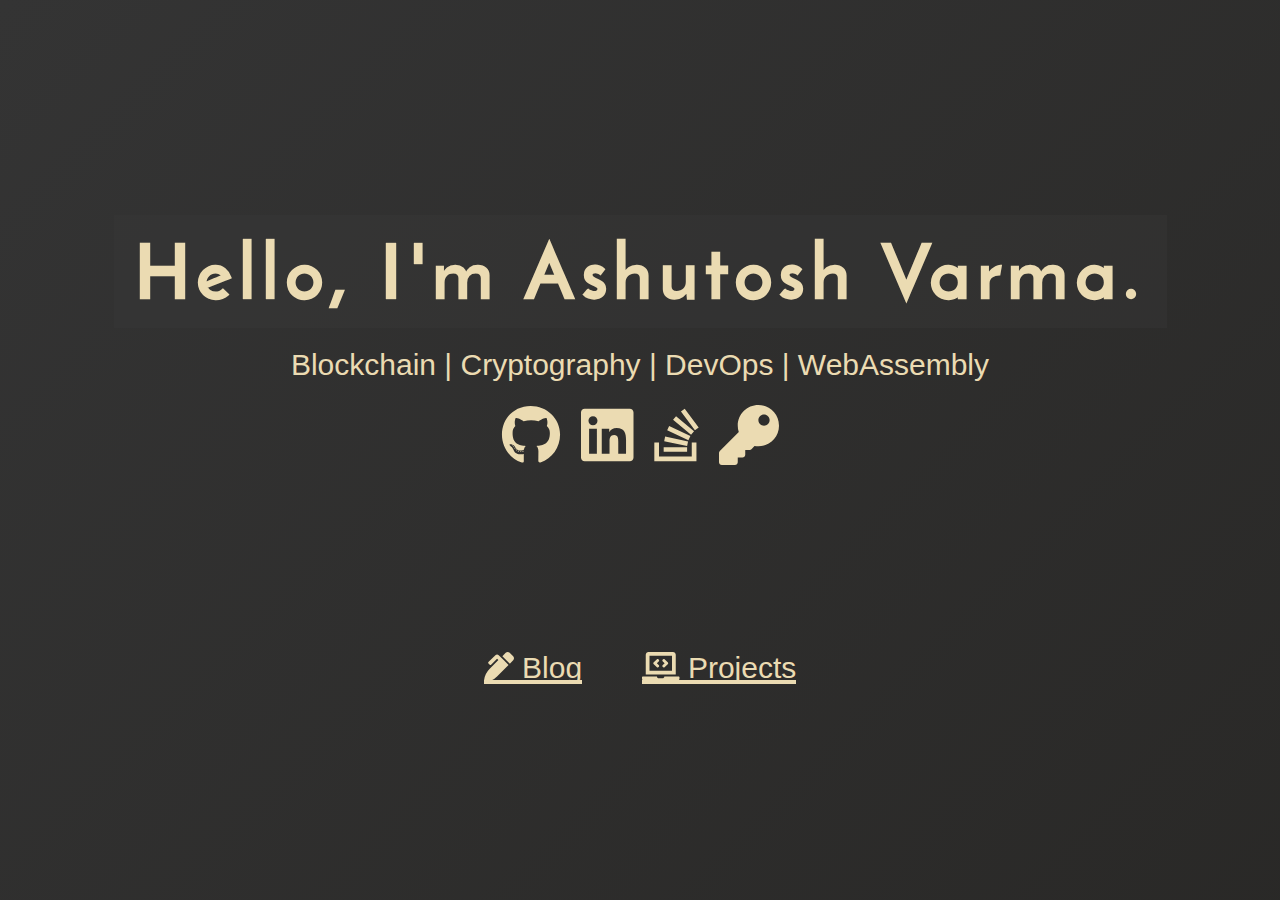
<file: index.html>
<!DOCTYPE html><html><head><meta charSet="utf-8"/><meta http-equiv="x-ua-compatible" content="ie=edge"/><meta name="viewport" content="width=device-width, initial-scale=1, shrink-to-fit=no"/><script>document.domain = "ashutoshvarma.github.io"</script><style data-href="/styles.8fb999f5035e9ffb7161.css">@font-face{font-family:Merriweather;font-style:normal;font-display:swap;font-weight:300;src:local("Merriweather Light "),local("Merriweather-Light"),url(/static/merriweather-latin-300-b1158cfcd4aacb9d8fb61625e37af46a.woff2) format("woff2"),url(/static/merriweather-latin-300-cc7de05e166e90320d7d896e0f72a19d.woff) format("woff")}@font-face{font-family:Merriweather;font-style:italic;font-display:swap;font-weight:300;src:local("Merriweather Light italic"),local("Merriweather-Lightitalic"),url(/static/merriweather-latin-300italic-8fe52a48089d6ebe46db0b8e7cc66263.woff2) format("woff2"),url(/static/merriweather-latin-300italic-e1331f5397c2a673f9d3765138debdb5.woff) format("woff")}@font-face{font-family:Merriweather;font-style:normal;font-display:swap;font-weight:400;src:local("Merriweather Regular "),local("Merriweather-Regular"),url(/static/merriweather-latin-400-8276fdb72ae8f4714d4e6eba704cc39f.woff2) format("woff2"),url(/static/merriweather-latin-400-69f09800f4f6479d06e44eba837df872.woff) format("woff")}@font-face{font-family:Merriweather;font-style:italic;font-display:swap;font-weight:400;src:local("Merriweather Regular italic"),local("Merriweather-Regularitalic"),url(/static/merriweather-latin-400italic-3a9be9ea9f7aa4af6de7307df21d9fc0.woff2) format("woff2"),url(/static/merriweather-latin-400italic-d76079ed7541a433a54f79316de086e9.woff) format("woff")}@font-face{font-family:Merriweather;font-style:normal;font-display:swap;font-weight:700;src:local("Merriweather Bold "),local("Merriweather-Bold"),url(/static/merriweather-latin-700-fa534be7ffa380e39a7f6e03bf9a5e03.woff2) format("woff2"),url(/static/merriweather-latin-700-ba56ea84b8084b7ff9677f50d3cd81bd.woff) format("woff")}@font-face{font-family:Merriweather;font-style:italic;font-display:swap;font-weight:700;src:local("Merriweather Bold italic"),local("Merriweather-Bolditalic"),url(/static/merriweather-latin-700italic-1ef5edaaa20ae53ea50399884c5e48c6.woff2) format("woff2"),url(/static/merriweather-latin-700italic-534bc9e7ce93c73d73426e46acd78092.woff) format("woff")}@font-face{font-family:Merriweather;font-style:normal;font-display:swap;font-weight:900;src:local("Merriweather Black "),local("Merriweather-Black"),url(/static/merriweather-latin-900-7528fb70e8a4a82c7305e72ff43ac25f.woff2) format("woff2"),url(/static/merriweather-latin-900-3799b6e2f5ed3fcccf9d7a708d7419fa.woff) format("woff")}@font-face{font-family:Merriweather;font-style:italic;font-display:swap;font-weight:900;src:local("Merriweather Black italic"),local("Merriweather-Blackitalic"),url(/static/merriweather-latin-900italic-e1b4d2aaa78e12ad84aaf8a56321e4c2.woff2) format("woff2"),url(/static/merriweather-latin-900italic-2ae22f731b3424e8dbb4b37f7ca6e708.woff) format("woff")}@font-face{font-family:Reem Kufi;font-style:normal;font-display:swap;font-weight:400;src:url([data-uri]) format("woff2"),url(/static/reem-kufi-all-400-normal-a2c9bce054790341f87c0b79562dbbf9.woff) format("woff");unicode-range:U+06??,U+200c-200e,U+2010-2011,U+204f,U+2e41,U+fb50-fdff,U+fe80-fefc}@font-face{font-family:Reem Kufi;font-style:normal;font-display:swap;font-weight:400;src:url(/static/reem-kufi-latin-400-normal-983778912ae31484a6e9ea6f36cae1b9.woff2) format("woff2"),url(/static/reem-kufi-all-400-normal-a2c9bce054790341f87c0b79562dbbf9.woff) format("woff");unicode-range:U+00??,U+0131,U+0152-0153,U+02bb-02bc,U+02c6,U+02da,U+02dc,U+2000-206f,U+2074,U+20ac,U+2122,U+2191,U+2193,U+2212,U+2215,U+feff,U+fffd}[data-rmiz-wrap=hidden],[data-rmiz-wrap=visible]{position:relative;display:inline-flex;align-items:flex-start}[data-rmiz-wrap=hidden]{visibility:hidden}[data-rmiz-overlay]{position:fixed;top:0;right:0;bottom:0;left:0;width:100%;height:100%;transition-property:background-color}[data-rmiz-btn-close],[data-rmiz-btn-open]{position:absolute;top:0;right:0;bottom:0;left:0;width:100%;height:100%;margin:0;padding:0;border:none;border-radius:0;font:inherit;color:inherit;background:none;-webkit-appearance:none;-moz-appearance:none;appearance:none}[data-rmiz-btn-open]{cursor:zoom-in}[data-rmiz-btn-close]{cursor:zoom-out}[data-rmiz-modal-content]{position:absolute;transition-property:transform;transform-origin:center center}</style><meta name="generator" content="Gatsby 2.24.47"/><title data-react-helmet="true">Ashutosh Varma</title><link data-react-helmet="true" rel="canonical" href="https://ashutoshvarma.github.io"/><meta data-react-helmet="true" charSet="utf-8"/><meta data-react-helmet="true" name="viewport" content="width=device-width, initial-scale=1.0"/><link as="font" href="/static/reem-kufi-latin-400-normal-983778912ae31484a6e9ea6f36cae1b9.woff2" rel="preload" crossorigin="anonymous"/><link rel="alternate" type="application/rss+xml" href="/rss.xml"/><link rel="icon" href="/favicon-32x32.png?v=8e914270acab21bdadd64eb3043fe420" type="image/png"/><link rel="manifest" href="/manifest.webmanifest"/><meta name="theme-color" content="#fff"/><link rel="apple-touch-icon" sizes="48x48" href="/icons/icon-48x48.png?v=8e914270acab21bdadd64eb3043fe420"/><link rel="apple-touch-icon" sizes="72x72" href="/icons/icon-72x72.png?v=8e914270acab21bdadd64eb3043fe420"/><link rel="apple-touch-icon" sizes="96x96" href="/icons/icon-96x96.png?v=8e914270acab21bdadd64eb3043fe420"/><link rel="apple-touch-icon" sizes="144x144" href="/icons/icon-144x144.png?v=8e914270acab21bdadd64eb3043fe420"/><link rel="apple-touch-icon" sizes="192x192" href="/icons/icon-192x192.png?v=8e914270acab21bdadd64eb3043fe420"/><link rel="apple-touch-icon" sizes="256x256" href="/icons/icon-256x256.png?v=8e914270acab21bdadd64eb3043fe420"/><link rel="apple-touch-icon" sizes="384x384" href="/icons/icon-384x384.png?v=8e914270acab21bdadd64eb3043fe420"/><link rel="apple-touch-icon" sizes="512x512" href="/icons/icon-512x512.png?v=8e914270acab21bdadd64eb3043fe420"/><link rel="preconnect" href="https://www.google-analytics.com"/><link rel="dns-prefetch" href="https://www.google-analytics.com"/><link as="script" rel="preload" href="/webpack-runtime-0146cdcc741cd28b6341.js"/><link as="script" rel="preload" href="/styles-89fd2ae28bdf06750a71.js"/><link as="script" rel="preload" href="/framework-1a1efb3f5c798a012f4a.js"/><link as="script" rel="preload" href="/app-fc8c7cc8e548cfe1f88f.js"/><link as="script" rel="preload" href="/a9a7754c-acdedb2dac56e1d72a41.js"/><link as="script" rel="preload" href="/cb1608f2-12d3b8265a74343a6009.js"/><link as="script" rel="preload" href="/component---src-pages-index-tsx-bf7ade770c9da81c195f.js"/><link as="fetch" rel="preload" href="/page-data/index/page-data.json" crossorigin="anonymous"/><link as="fetch" rel="preload" href="/page-data/app-data.json" crossorigin="anonymous"/></head><body><script>(function() { try {
        var mode = localStorage.getItem('theme-ui-color-mode');
        if (!mode) return
        document.body.classList.add('theme-ui-' + mode);
      } catch (e) {} })();</script><div id="___gatsby"><style data-emotion-css="zpj1b">body{--theme-ui-colors-prism-token:var(--theme-ui-colors-prism-token,#fff);--theme-ui-colors-prism-languageJavascript:var(--theme-ui-colors-prism-languageJavascript,#e8696b);--theme-ui-colors-prism-javascript:var(--theme-ui-colors-prism-javascript,#e8696b);--theme-ui-colors-prism-background:var(--theme-ui-colors-prism-background,#292c34);--theme-ui-colors-prism-comment:var(--theme-ui-colors-prism-comment,#5e6a76);--theme-ui-colors-prism-string:var(--theme-ui-colors-prism-string,#a8e2a8);--theme-ui-colors-prism-var:var(--theme-ui-colors-prism-var,#b3bac5);--theme-ui-colors-prism-number:var(--theme-ui-colors-prism-number,#e4854d);--theme-ui-colors-prism-constant:var(--theme-ui-colors-prism-constant,#b3bac5);--theme-ui-colors-prism-plain:var(--theme-ui-colors-prism-plain,#fff);--theme-ui-colors-prism-doctype:var(--theme-ui-colors-prism-doctype,#e8696b);--theme-ui-colors-prism-tag:var(--theme-ui-colors-prism-tag,#e8696b);--theme-ui-colors-prism-keyword:var(--theme-ui-colors-prism-keyword,#d49fd4);--theme-ui-colors-prism-boolean:var(--theme-ui-colors-prism-boolean,#ff5874);--theme-ui-colors-prism-function:var(--theme-ui-colors-prism-function,#5F8DC3);--theme-ui-colors-prism-parameter:var(--theme-ui-colors-prism-parameter,#F9965D);--theme-ui-colors-prism-className:var(--theme-ui-colors-prism-className,#ffcf74);--theme-ui-colors-prism-attrName:var(--theme-ui-colors-prism-attrName,#bf87ba);--theme-ui-colors-prism-attrValue:var(--theme-ui-colors-prism-attrValue,#a8e2a8);--theme-ui-colors-prism-interpolation:var(--theme-ui-colors-prism-interpolation,#fff);--theme-ui-colors-prism-punctuation:var(--theme-ui-colors-prism-punctuation,#5FA8AA);--theme-ui-colors-prism-maybe-class-name:var(--theme-ui-colors-prism-maybe-class-name,#fff);--theme-ui-colors-prism-property:var(--theme-ui-colors-prism-property,#80cbc4);--theme-ui-colors-prism-propertyAccess:var(--theme-ui-colors-prism-propertyAccess,#fff);--theme-ui-colors-prism-namespace:var(--theme-ui-colors-prism-namespace,#b2ccd6);--theme-ui-colors-prism-highlight:var(--theme-ui-colors-prism-highlight,rgba(255,255,255,0.07));--theme-ui-colors-prism-highlightBorder:var(--theme-ui-colors-prism-highlightBorder,#e1bde2);--theme-ui-colors-prism-dom:var(--theme-ui-colors-prism-dom,#5F8DC3);--theme-ui-colors-prism-operator:var(--theme-ui-colors-prism-operator,#5FA8AA);--theme-ui-colors-primary:var(--theme-ui-colors-primary,#282828);--theme-ui-colors-secondary:var(--theme-ui-colors-secondary,#73737D);--theme-ui-colors-grey:var(--theme-ui-colors-grey,#73737D);--theme-ui-colors-background:var(--theme-ui-colors-background,#eae7d4);--theme-ui-colors-accent:var(--theme-ui-colors-accent,#6166DC);--theme-ui-colors-hover:var(--theme-ui-colors-hover,rgba(0,0,0,0.07));--theme-ui-colors-gradient:var(--theme-ui-colors-gradient,linear-gradient(180deg,rgba(217,219,224,0) 0%,#D9DBE0 100%));--theme-ui-colors-articleText:var(--theme-ui-colors-articleText,#08080B);--theme-ui-colors-track:var(--theme-ui-colors-track,rgba(8,8,11,0.3));--theme-ui-colors-progress:var(--theme-ui-colors-progress,#282828);--theme-ui-colors-card:var(--theme-ui-colors-card,#e2dcc7);--theme-ui-colors-error:var(--theme-ui-colors-error,#EE565B);--theme-ui-colors-success:var(--theme-ui-colors-success,#46B17B);--theme-ui-colors-errorBackground:var(--theme-ui-colors-errorBackground,rgba(238,86,91,0.1));--theme-ui-colors-horizontalRule:var(--theme-ui-colors-horizontalRule,rgba(8,8,11,0.15));--theme-ui-colors-inputBackground:var(--theme-ui-colors-inputBackground,rgba(0,0,0,0.05));color:var(--theme-ui-colors-text,undefined);background-color:var(--theme-ui-colors-background,var(--theme-ui-colors-background,#eae7d4));}body.theme-ui-dark{--theme-ui-colors-grey:var(--theme-ui-colors-modes-dark-grey,#a09c92);--theme-ui-colors-primary:var(--theme-ui-colors-modes-dark-primary,#eae7d4);--theme-ui-colors-secondary:var(--theme-ui-colors-modes-dark-secondary,#fff);--theme-ui-colors-accent:var(--theme-ui-colors-modes-dark-accent,#E9DAAC);--theme-ui-colors-background:var(--theme-ui-colors-modes-dark-background,#282828);--theme-ui-colors-hover:var(--theme-ui-colors-modes-dark-hover,rgba(255,255,255,0.07));--theme-ui-colors-gradient:var(--theme-ui-colors-modes-dark-gradient,none);--theme-ui-colors-articleText:var(--theme-ui-colors-modes-dark-articleText,#fff);--theme-ui-colors-track:var(--theme-ui-colors-modes-dark-track,rgba(255,255,255,0.3));--theme-ui-colors-progress:var(--theme-ui-colors-modes-dark-progress,#eae7d4);--theme-ui-colors-card:var(--theme-ui-colors-modes-dark-card,#1D2021);--theme-ui-colors-error:var(--theme-ui-colors-modes-dark-error,#EE565B);--theme-ui-colors-success:var(--theme-ui-colors-modes-dark-success,#46B17B);--theme-ui-colors-errorBackground:var(--theme-ui-colors-modes-dark-errorBackground,rgba(238,86,91,0.1));--theme-ui-colors-horizontalRule:var(--theme-ui-colors-modes-dark-horizontalRule,rgba(255,255,255,0.15));--theme-ui-colors-inputBackground:var(--theme-ui-colors-modes-dark-inputBackground,rgba(255,255,255,0.07));}</style><div style="outline:none" tabindex="-1" id="gatsby-focus-wrapper"><style data-emotion-css="j7qwjs">.css-j7qwjs{display:-webkit-box;display:-webkit-flex;display:-ms-flexbox;display:flex;-webkit-flex-direction:column;-ms-flex-direction:column;flex-direction:column;}</style><div class="css-j7qwjs ey5c2700"><style data-emotion-css="1tqk19l">.css-1tqk19l{color:#ebdbb2;display:-webkit-box;display:-webkit-flex;display:-ms-flexbox;display:flex;-webkit-flex-direction:column;-ms-flex-direction:column;flex-direction:column;min-height:100vh;-webkit-box-pack:center;-webkit-justify-content:center;-ms-flex-pack:center;justify-content:center;padding:0 30px;text-align:center;}</style><main class="css-1tqk19l ey5c2701"><style data-emotion-css="1ow3n6u animation-17nw5ux">::-webkit-scrollbar{width:0px;}html{box-sizing:border-box;font-size:12px;font-family:"Roboto",sans-serif;}@media (min-width:576px){html{font-size:14px;-webkit-scroll-behavior:smooth;-moz-scroll-behavior:smooth;-ms-scroll-behavior:smooth;scroll-behavior:smooth;}}@media (min-width:768px){html{font-size:16px;}}@media (min-width:992px){html{font-size:18px;}}@media (min-width:1200px){html{font-size:20px;}}html *,html *:before,html *:after{box-sizing:inherit;}html body{background:linear-gradient(-45deg,#282828,#4e460c,#262523,#343434);background-size:400% 400%;-webkit-animation:animation-17nw5ux 8s ease infinite;animation:animation-17nw5ux 8s ease infinite;}html body,html h1,html h2,html h3,html h4,html h5,html h6,html p,html ol,html ul{margin:0;padding:0;font-weight:normal;}html ol,html ul{list-style:none;}html img{max-width:100%;height:auto;}@-webkit-keyframes animation-17nw5ux{0%{background-position:0% 50%;}50%{background-position:100% 50%;}100%{background-position:0% 50%;}}@keyframes animation-17nw5ux{0%{background-position:0% 50%;}50%{background-position:100% 50%;}100%{background-position:0% 50%;}}</style><style data-emotion-css="1xbcny9">.css-1xbcny9{font-family:'Reem Kufi',sans-serif;font-size:3.75em;font-weight:600;margin:0 auto;-webkit-box-pack:center;-webkit-justify-content:center;-ms-flex-pack:center;justify-content:center;-webkit-align-items:center;-webkit-box-align:center;-ms-flex-align:center;align-items:center;}</style><div class="css-1xbcny9 ey5c2702"><style data-emotion-css="1ka4jfu">.css-1ka4jfu{background-color:#3c3b3b52;overflow:hidden;padding:0 20px;-webkit-letter-spacing:0.1em;-moz-letter-spacing:0.1em;-ms-letter-spacing:0.1em;letter-spacing:0.1em;}</style><div class="css-1ka4jfu ey5c2703">Hello, I&#x27;m Ashutosh Varma.</div></div><style data-emotion-css="1vfzvtw">.css-1vfzvtw{font-size:1.5rem;margin:1rem 0;font-weight:100;}</style><p class="css-1vfzvtw ey5c2704"> Blockchain | Cryptography | DevOps | WebAssembly </p><style data-emotion-css="hptz2d">.css-hptz2d{font-size:3em;font-weight:200;color:#ebdbb2;}.css-hptz2d a svg path{fill:#ebdbb2;}.css-hptz2d a{padding:10px;}</style><div class="css-hptz2d ey5c2706"><a target="_blank" href="https://github.com/ashutoshvarma"><svg aria-hidden="true" focusable="false" data-prefix="fab" data-icon="github" class="svg-inline--fa fa-github fa-w-16 " role="img" xmlns="http://www.w3.org/2000/svg" viewBox="0 0 496 512"><path fill="currentColor" d="M165.9 397.4c0 2-2.3 3.6-5.2 3.6-3.3.3-5.6-1.3-5.6-3.6 0-2 2.3-3.6 5.2-3.6 3-.3 5.6 1.3 5.6 3.6zm-31.1-4.5c-.7 2 1.3 4.3 4.3 4.9 2.6 1 5.6 0 6.2-2s-1.3-4.3-4.3-5.2c-2.6-.7-5.5.3-6.2 2.3zm44.2-1.7c-2.9.7-4.9 2.6-4.6 4.9.3 2 2.9 3.3 5.9 2.6 2.9-.7 4.9-2.6 4.6-4.6-.3-1.9-3-3.2-5.9-2.9zM244.8 8C106.1 8 0 113.3 0 252c0 110.9 69.8 205.8 169.5 239.2 12.8 2.3 17.3-5.6 17.3-12.1 0-6.2-.3-40.4-.3-61.4 0 0-70 15-84.7-29.8 0 0-11.4-29.1-27.8-36.6 0 0-22.9-15.7 1.6-15.4 0 0 24.9 2 38.6 25.8 21.9 38.6 58.6 27.5 72.9 20.9 2.3-16 8.8-27.1 16-33.7-55.9-6.2-112.3-14.3-112.3-110.5 0-27.5 7.6-41.3 23.6-58.9-2.6-6.5-11.1-33.3 2.6-67.9 20.9-6.5 69 27 69 27 20-5.6 41.5-8.5 62.8-8.5s42.8 2.9 62.8 8.5c0 0 48.1-33.6 69-27 13.7 34.7 5.2 61.4 2.6 67.9 16 17.7 25.8 31.5 25.8 58.9 0 96.5-58.9 104.2-114.8 110.5 9.2 7.9 17 22.9 17 46.4 0 33.7-.3 75.4-.3 83.6 0 6.5 4.6 14.4 17.3 12.1C428.2 457.8 496 362.9 496 252 496 113.3 383.5 8 244.8 8zM97.2 352.9c-1.3 1-1 3.3.7 5.2 1.6 1.6 3.9 2.3 5.2 1 1.3-1 1-3.3-.7-5.2-1.6-1.6-3.9-2.3-5.2-1zm-10.8-8.1c-.7 1.3.3 2.9 2.3 3.9 1.6 1 3.6.7 4.3-.7.7-1.3-.3-2.9-2.3-3.9-2-.6-3.6-.3-4.3.7zm32.4 35.6c-1.6 1.3-1 4.3 1.3 6.2 2.3 2.3 5.2 2.6 6.5 1 1.3-1.3.7-4.3-1.3-6.2-2.2-2.3-5.2-2.6-6.5-1zm-11.4-14.7c-1.6 1-1.6 3.6 0 5.9 1.6 2.3 4.3 3.3 5.6 2.3 1.6-1.3 1.6-3.9 0-6.2-1.4-2.3-4-3.3-5.6-2z"></path></svg></a><a target="_blank" href="https://www.linkedin.com/in/varmaashutosh"><svg aria-hidden="true" focusable="false" data-prefix="fab" data-icon="linkedin" class="svg-inline--fa fa-linkedin fa-w-14 " role="img" xmlns="http://www.w3.org/2000/svg" viewBox="0 0 448 512"><path fill="currentColor" d="M416 32H31.9C14.3 32 0 46.5 0 64.3v383.4C0 465.5 14.3 480 31.9 480H416c17.6 0 32-14.5 32-32.3V64.3c0-17.8-14.4-32.3-32-32.3zM135.4 416H69V202.2h66.5V416zm-33.2-243c-21.3 0-38.5-17.3-38.5-38.5S80.9 96 102.2 96c21.2 0 38.5 17.3 38.5 38.5 0 21.3-17.2 38.5-38.5 38.5zm282.1 243h-66.4V312c0-24.8-.5-56.7-34.5-56.7-34.6 0-39.9 27-39.9 54.9V416h-66.4V202.2h63.7v29.2h.9c8.9-16.8 30.6-34.5 62.9-34.5 67.2 0 79.7 44.3 79.7 101.9V416z"></path></svg></a><a target="_blank" href="https://stackoverflow.com/users/13944127/"><svg aria-hidden="true" focusable="false" data-prefix="fab" data-icon="stack-overflow" class="svg-inline--fa fa-stack-overflow fa-w-12 " role="img" xmlns="http://www.w3.org/2000/svg" viewBox="0 0 384 512"><path fill="currentColor" d="M290.7 311L95 269.7 86.8 309l195.7 41zm51-87L188.2 95.7l-25.5 30.8 153.5 128.3zm-31.2 39.7L129.2 179l-16.7 36.5L293.7 300zM262 32l-32 24 119.3 160.3 32-24zm20.5 328h-200v39.7h200zm39.7 80H42.7V320h-40v160h359.5V320h-40z"></path></svg></a><a href="pgp_keys.asc" download="ashutosh.pgp"><svg aria-hidden="true" focusable="false" data-prefix="fas" data-icon="key" class="svg-inline--fa fa-key fa-w-16 " role="img" xmlns="http://www.w3.org/2000/svg" viewBox="0 0 512 512"><path fill="currentColor" d="M512 176.001C512 273.203 433.202 352 336 352c-11.22 0-22.19-1.062-32.827-3.069l-24.012 27.014A23.999 23.999 0 0 1 261.223 384H224v40c0 13.255-10.745 24-24 24h-40v40c0 13.255-10.745 24-24 24H24c-13.255 0-24-10.745-24-24v-78.059c0-6.365 2.529-12.47 7.029-16.971l161.802-161.802C163.108 213.814 160 195.271 160 176 160 78.798 238.797.001 335.999 0 433.488-.001 512 78.511 512 176.001zM336 128c0 26.51 21.49 48 48 48s48-21.49 48-48-21.49-48-48-48-48 21.49-48 48z"></path></svg></a></div><style data-emotion-css="1214ar4">.css-1214ar4{font-size:1.5rem;margin:1rem 0;font-weight:100;margin:9rem 0 0 0;}.css-1214ar4 a{margin:0 1.5rem;color:#ebdbb2;background:linear-gradient(to bottom,#ebdbb2 0%,#ebdbb2 100%);background-position:0 100%;background-repeat:repeat-x;background-size:4px 4px;-webkit-text-decoration:none;text-decoration:none;-webkit-transition:background-size 0.2s;transition:background-size 0.2s;}.css-1214ar4 a:hover{background-size:4px 50px;color:#282828;font-weight:700;}</style><p class="css-1214ar4 ey5c2705"><a href="blog"><svg aria-hidden="true" focusable="false" data-prefix="fas" data-icon="pen-alt" class="svg-inline--fa fa-pen-alt fa-w-16 " role="img" xmlns="http://www.w3.org/2000/svg" viewBox="0 0 512 512"><path fill="currentColor" d="M497.94 74.17l-60.11-60.11c-18.75-18.75-49.16-18.75-67.91 0l-56.55 56.55 128.02 128.02 56.55-56.55c18.75-18.75 18.75-49.15 0-67.91zm-246.8-20.53c-15.62-15.62-40.94-15.62-56.56 0L75.8 172.43c-6.25 6.25-6.25 16.38 0 22.62l22.63 22.63c6.25 6.25 16.38 6.25 22.63 0l101.82-101.82 22.63 22.62L93.95 290.03A327.038 327.038 0 0 0 .17 485.11l-.03.23c-1.7 15.28 11.21 28.2 26.49 26.51a327.02 327.02 0 0 0 195.34-93.8l196.79-196.79-82.77-82.77-84.85-84.85z"></path></svg> Blog</a><a href="https://github.com/ashutoshvarma"><svg aria-hidden="true" focusable="false" data-prefix="fas" data-icon="laptop-code" class="svg-inline--fa fa-laptop-code fa-w-20 " role="img" xmlns="http://www.w3.org/2000/svg" viewBox="0 0 640 512"><path fill="currentColor" d="M255.03 261.65c6.25 6.25 16.38 6.25 22.63 0l11.31-11.31c6.25-6.25 6.25-16.38 0-22.63L253.25 192l35.71-35.72c6.25-6.25 6.25-16.38 0-22.63l-11.31-11.31c-6.25-6.25-16.38-6.25-22.63 0l-58.34 58.34c-6.25 6.25-6.25 16.38 0 22.63l58.35 58.34zm96.01-11.3l11.31 11.31c6.25 6.25 16.38 6.25 22.63 0l58.34-58.34c6.25-6.25 6.25-16.38 0-22.63l-58.34-58.34c-6.25-6.25-16.38-6.25-22.63 0l-11.31 11.31c-6.25 6.25-6.25 16.38 0 22.63L386.75 192l-35.71 35.72c-6.25 6.25-6.25 16.38 0 22.63zM624 416H381.54c-.74 19.81-14.71 32-32.74 32H288c-18.69 0-33.02-17.47-32.77-32H16c-8.8 0-16 7.2-16 16v16c0 35.2 28.8 64 64 64h512c35.2 0 64-28.8 64-64v-16c0-8.8-7.2-16-16-16zM576 48c0-26.4-21.6-48-48-48H112C85.6 0 64 21.6 64 48v336h512V48zm-64 272H128V64h384v256z"></path></svg> Projects</a></p></main></div></div><div id="gatsby-announcer" style="position:absolute;top:0;width:1px;height:1px;padding:0;overflow:hidden;clip:rect(0, 0, 0, 0);white-space:nowrap;border:0" aria-live="assertive" aria-atomic="true"></div></div><script>
  
  
  if(true) {
    (function(i,s,o,g,r,a,m){i['GoogleAnalyticsObject']=r;i[r]=i[r]||function(){
    (i[r].q=i[r].q||[]).push(arguments)},i[r].l=1*new Date();a=s.createElement(o),
    m=s.getElementsByTagName(o)[0];a.async=1;a.src=g;m.parentNode.insertBefore(a,m)
    })(window,document,'script','https://www.google-analytics.com/analytics.js','ga');
  }
  if (typeof ga === "function") {
    ga('create', 'UA-55591034-4', 'auto', {});
      
      
      
      
      
      }</script><script id="gatsby-script-loader">/*<![CDATA[*/window.pagePath="/";/*]]>*/</script><script id="gatsby-chunk-mapping">/*<![CDATA[*/window.___chunkMapping={"polyfill":["/polyfill-98c1c53b2c5b5eb2390e.js"],"app":["/app-fc8c7cc8e548cfe1f88f.js"],"component---cache-caches-gatsby-plugin-offline-app-shell-js":["/component---cache-caches-gatsby-plugin-offline-app-shell-js-c9875e2473a7c518755f.js"],"component---node-modules-narative-gatsby-theme-novela-src-templates-article-template-tsx":["/component---node-modules-narative-gatsby-theme-novela-src-templates-article-template-tsx-5a07a57133e126fd8f96.js"],"component---node-modules-narative-gatsby-theme-novela-src-templates-articles-template-tsx":["/component---node-modules-narative-gatsby-theme-novela-src-templates-articles-template-tsx-9f6a94b60ca18519d1ad.js"],"component---node-modules-narative-gatsby-theme-novela-src-templates-author-template-tsx":["/component---node-modules-narative-gatsby-theme-novela-src-templates-author-template-tsx-abb826c440c0d690f0b2.js"],"component---src-pages-404-tsx":["/component---src-pages-404-tsx-3b9bdd2a79034d2c49dd.js"],"component---src-pages-index-tsx":["/component---src-pages-index-tsx-bf7ade770c9da81c195f.js"]};/*]]>*/</script><script src="/polyfill-98c1c53b2c5b5eb2390e.js" nomodule=""></script><script src="/component---src-pages-index-tsx-bf7ade770c9da81c195f.js" async=""></script><script src="/cb1608f2-12d3b8265a74343a6009.js" async=""></script><script src="/a9a7754c-acdedb2dac56e1d72a41.js" async=""></script><script src="/app-fc8c7cc8e548cfe1f88f.js" async=""></script><script src="/framework-1a1efb3f5c798a012f4a.js" async=""></script><script src="/styles-89fd2ae28bdf06750a71.js" async=""></script><script src="/webpack-runtime-0146cdcc741cd28b6341.js" async=""></script></body></html>
</file>
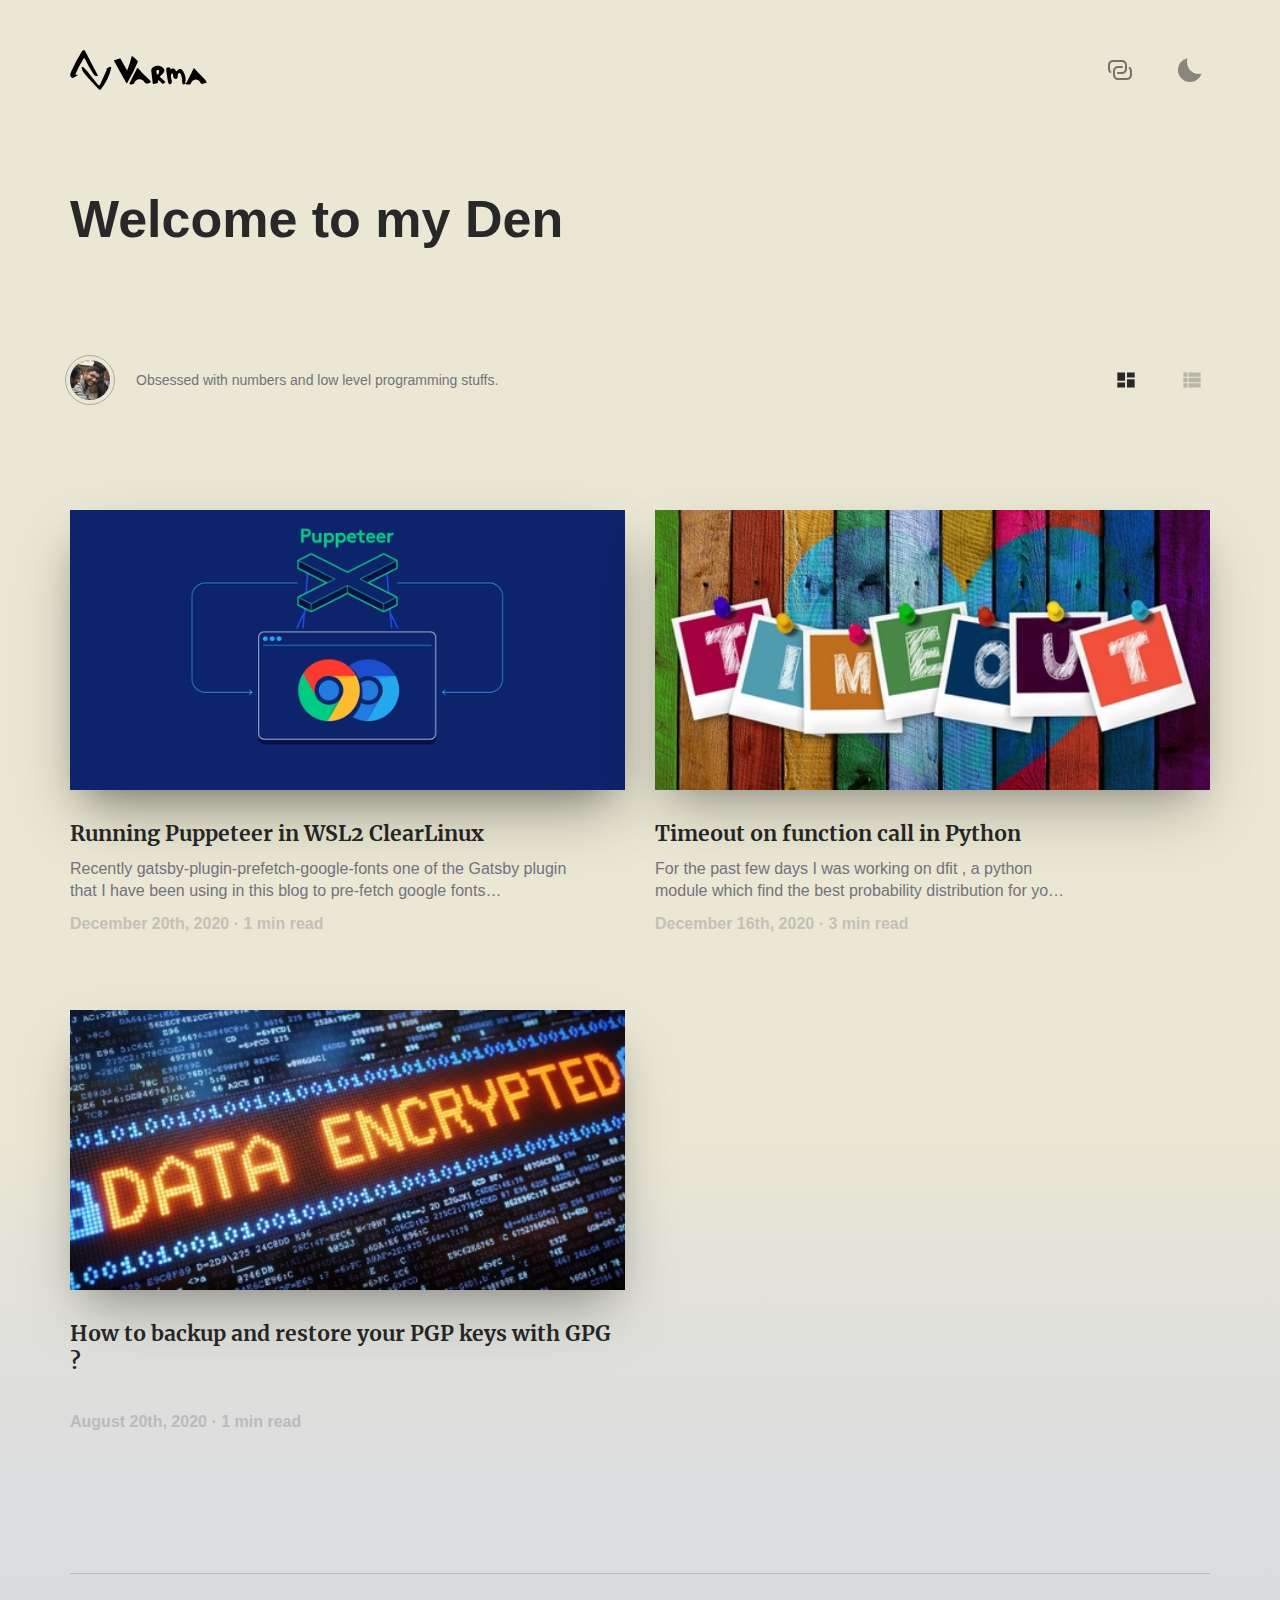
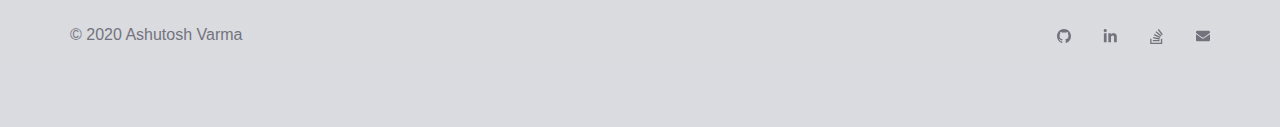
<file: blog/index.html>
<!DOCTYPE html><html lang="en"><head><meta charSet="utf-8"/><meta http-equiv="x-ua-compatible" content="ie=edge"/><meta name="viewport" content="width=device-width, initial-scale=1, shrink-to-fit=no"/><script>document.domain = "ashutoshvarma.github.io"</script><style data-href="/styles.8fb999f5035e9ffb7161.css">@font-face{font-family:Merriweather;font-style:normal;font-display:swap;font-weight:300;src:local("Merriweather Light "),local("Merriweather-Light"),url(/static/merriweather-latin-300-b1158cfcd4aacb9d8fb61625e37af46a.woff2) format("woff2"),url(/static/merriweather-latin-300-cc7de05e166e90320d7d896e0f72a19d.woff) format("woff")}@font-face{font-family:Merriweather;font-style:italic;font-display:swap;font-weight:300;src:local("Merriweather Light italic"),local("Merriweather-Lightitalic"),url(/static/merriweather-latin-300italic-8fe52a48089d6ebe46db0b8e7cc66263.woff2) format("woff2"),url(/static/merriweather-latin-300italic-e1331f5397c2a673f9d3765138debdb5.woff) format("woff")}@font-face{font-family:Merriweather;font-style:normal;font-display:swap;font-weight:400;src:local("Merriweather Regular "),local("Merriweather-Regular"),url(/static/merriweather-latin-400-8276fdb72ae8f4714d4e6eba704cc39f.woff2) format("woff2"),url(/static/merriweather-latin-400-69f09800f4f6479d06e44eba837df872.woff) format("woff")}@font-face{font-family:Merriweather;font-style:italic;font-display:swap;font-weight:400;src:local("Merriweather Regular italic"),local("Merriweather-Regularitalic"),url(/static/merriweather-latin-400italic-3a9be9ea9f7aa4af6de7307df21d9fc0.woff2) format("woff2"),url(/static/merriweather-latin-400italic-d76079ed7541a433a54f79316de086e9.woff) format("woff")}@font-face{font-family:Merriweather;font-style:normal;font-display:swap;font-weight:700;src:local("Merriweather Bold "),local("Merriweather-Bold"),url(/static/merriweather-latin-700-fa534be7ffa380e39a7f6e03bf9a5e03.woff2) format("woff2"),url(/static/merriweather-latin-700-ba56ea84b8084b7ff9677f50d3cd81bd.woff) format("woff")}@font-face{font-family:Merriweather;font-style:italic;font-display:swap;font-weight:700;src:local("Merriweather Bold italic"),local("Merriweather-Bolditalic"),url(/static/merriweather-latin-700italic-1ef5edaaa20ae53ea50399884c5e48c6.woff2) format("woff2"),url(/static/merriweather-latin-700italic-534bc9e7ce93c73d73426e46acd78092.woff) format("woff")}@font-face{font-family:Merriweather;font-style:normal;font-display:swap;font-weight:900;src:local("Merriweather Black "),local("Merriweather-Black"),url(/static/merriweather-latin-900-7528fb70e8a4a82c7305e72ff43ac25f.woff2) format("woff2"),url(/static/merriweather-latin-900-3799b6e2f5ed3fcccf9d7a708d7419fa.woff) format("woff")}@font-face{font-family:Merriweather;font-style:italic;font-display:swap;font-weight:900;src:local("Merriweather Black italic"),local("Merriweather-Blackitalic"),url(/static/merriweather-latin-900italic-e1b4d2aaa78e12ad84aaf8a56321e4c2.woff2) format("woff2"),url(/static/merriweather-latin-900italic-2ae22f731b3424e8dbb4b37f7ca6e708.woff) format("woff")}@font-face{font-family:Reem Kufi;font-style:normal;font-display:swap;font-weight:400;src:url([data-uri]) format("woff2"),url(/static/reem-kufi-all-400-normal-a2c9bce054790341f87c0b79562dbbf9.woff) format("woff");unicode-range:U+06??,U+200c-200e,U+2010-2011,U+204f,U+2e41,U+fb50-fdff,U+fe80-fefc}@font-face{font-family:Reem Kufi;font-style:normal;font-display:swap;font-weight:400;src:url(/static/reem-kufi-latin-400-normal-983778912ae31484a6e9ea6f36cae1b9.woff2) format("woff2"),url(/static/reem-kufi-all-400-normal-a2c9bce054790341f87c0b79562dbbf9.woff) format("woff");unicode-range:U+00??,U+0131,U+0152-0153,U+02bb-02bc,U+02c6,U+02da,U+02dc,U+2000-206f,U+2074,U+20ac,U+2122,U+2191,U+2193,U+2212,U+2215,U+feff,U+fffd}[data-rmiz-wrap=hidden],[data-rmiz-wrap=visible]{position:relative;display:inline-flex;align-items:flex-start}[data-rmiz-wrap=hidden]{visibility:hidden}[data-rmiz-overlay]{position:fixed;top:0;right:0;bottom:0;left:0;width:100%;height:100%;transition-property:background-color}[data-rmiz-btn-close],[data-rmiz-btn-open]{position:absolute;top:0;right:0;bottom:0;left:0;width:100%;height:100%;margin:0;padding:0;border:none;border-radius:0;font:inherit;color:inherit;background:none;-webkit-appearance:none;-moz-appearance:none;appearance:none}[data-rmiz-btn-open]{cursor:zoom-in}[data-rmiz-btn-close]{cursor:zoom-out}[data-rmiz-modal-content]{position:absolute;transition-property:transform;transform-origin:center center}</style><meta name="generator" content="Gatsby 2.24.47"/><title data-react-helmet="true">Ashutosh&#x27;s Blog</title><meta data-react-helmet="true" charSet="utf-8"/><meta data-react-helmet="true" http-equiv="X-UA-Compatible" content="IE=edge"/><meta data-react-helmet="true" name="viewport" content="width=device-width, initial-scale=1"/><meta data-react-helmet="true" name="theme-color" content="#fff"/><meta data-react-helmet="true" itemProp="name" content="Ashutosh&#x27;s Blog"/><meta data-react-helmet="true" itemProp="description" content="Ashutosh&#x27;s Blog"/><meta data-react-helmet="true" itemProp="image" content="https://ashutoshvarma.github.io/preview.jpg"/><meta data-react-helmet="true" name="description" content="Ashutosh&#x27;s Blog"/><meta data-react-helmet="true" name="twitter:card" content="summary_large_image"/><meta data-react-helmet="true" name="twitter:site" content="Ashutosh Varma"/><meta data-react-helmet="true" name="twitter:title" content="Ashutosh&#x27;s Blog"/><meta data-react-helmet="true" name="twitter:description" content="Ashutosh&#x27;s Blog"/><meta data-react-helmet="true" name="twitter:creator"/><meta data-react-helmet="true" name="twitter:image" content="https://ashutoshvarma.github.io/preview.jpg"/><meta data-react-helmet="true" property="og:type" content="website"/><meta data-react-helmet="true" property="og:title" content="Ashutosh&#x27;s Blog"/><meta data-react-helmet="true" property="og:url" content="https://ashutoshvarma.github.io/blog"/><meta data-react-helmet="true" property="og:image" content="https://ashutoshvarma.github.io/preview.jpg"/><meta data-react-helmet="true" property="og:description" content="Ashutosh&#x27;s Blog"/><meta data-react-helmet="true" property="og:site_name" content="Ashutosh Varma"/><script data-react-helmet="true" type="application/ld+json">{"@context":"https://schema.org","@graph":[{"@type":"Organization","@id":"https://ashutoshvarma.github.io/#organization","name":"Ashutosh's Blog","url":"https://ashutoshvarma.github.io","sameAs":["undefined","undefined","undefined","undefined"],"logo":{"@type":"ImageObject","@id":"https://ashutoshvarma.github.io/#logo","inLanguage":"en-US","url":"https://ashutoshvarma.github.io/icons/icon-512x512.png","width":512,"height":512,"caption":"Ashutosh's Blog"},"image":{"@id":"https://ashutoshvarma.github.io/#logo"}},{"@type":"WebSite","@id":"https://ashutoshvarma.github.io/#website","url":"https://ashutoshvarma.github.io","name":"Ashutosh Varma","description":"Ashutosh's Blog","publisher":{"@id":"https://ashutoshvarma.github.io/#organization"},"inLanguage":"en-US"},{"@type":["WebPage"],"@id":"https://ashutoshvarma.github.io/blog/#webpage","url":"https://ashutoshvarma.github.io/blog","name":"Ashutosh Varma","isPartOf":{"@id":"https://ashutoshvarma.github.io/#website"},"about":{"@id":"https://ashutoshvarma.github.io/#organization"},"description":"Ashutosh's Blog","inLanguage":"en-US"},{"@type":"BreadcrumbList","description":"Breadcrumbs list","itemListElement":[{"@type":"ListItem","item":"https://ashutoshvarma.github.io","name":"Homepage","position":"1"}],"name":"Breadcrumbs"}]}</script><link as="font" href="/static/merriweather-latin-700-fa534be7ffa380e39a7f6e03bf9a5e03.woff2" rel="preload" crossorigin="anonymous"/><link as="font" href="/static/reem-kufi-latin-400-normal-983778912ae31484a6e9ea6f36cae1b9.woff2" rel="preload" crossorigin="anonymous"/><link rel="alternate" type="application/rss+xml" href="/rss.xml"/><link rel="icon" href="/favicon-32x32.png?v=8e914270acab21bdadd64eb3043fe420" type="image/png"/><link rel="manifest" href="/manifest.webmanifest"/><meta name="theme-color" content="#fff"/><link rel="apple-touch-icon" sizes="48x48" href="/icons/icon-48x48.png?v=8e914270acab21bdadd64eb3043fe420"/><link rel="apple-touch-icon" sizes="72x72" href="/icons/icon-72x72.png?v=8e914270acab21bdadd64eb3043fe420"/><link rel="apple-touch-icon" sizes="96x96" href="/icons/icon-96x96.png?v=8e914270acab21bdadd64eb3043fe420"/><link rel="apple-touch-icon" sizes="144x144" href="/icons/icon-144x144.png?v=8e914270acab21bdadd64eb3043fe420"/><link rel="apple-touch-icon" sizes="192x192" href="/icons/icon-192x192.png?v=8e914270acab21bdadd64eb3043fe420"/><link rel="apple-touch-icon" sizes="256x256" href="/icons/icon-256x256.png?v=8e914270acab21bdadd64eb3043fe420"/><link rel="apple-touch-icon" sizes="384x384" href="/icons/icon-384x384.png?v=8e914270acab21bdadd64eb3043fe420"/><link rel="apple-touch-icon" sizes="512x512" href="/icons/icon-512x512.png?v=8e914270acab21bdadd64eb3043fe420"/><link rel="preconnect" href="https://www.google-analytics.com"/><link rel="dns-prefetch" href="https://www.google-analytics.com"/><link as="script" rel="preload" href="/webpack-runtime-0146cdcc741cd28b6341.js"/><link as="script" rel="preload" href="/framework-1a1efb3f5c798a012f4a.js"/><link as="script" rel="preload" href="/app-fc8c7cc8e548cfe1f88f.js"/><link as="script" rel="preload" href="/styles-89fd2ae28bdf06750a71.js"/><link as="script" rel="preload" href="/f7f859cd4bf156c2acc6f46f65ba39cb35d4c0a9-de0826d375bb6da471a5.js"/><link as="script" rel="preload" href="/5adfd937054d18aa90c3653907d1d43da6549296-4a3a3b2f5bdc7d872089.js"/><link as="script" rel="preload" href="/component---node-modules-narative-gatsby-theme-novela-src-templates-articles-template-tsx-9f6a94b60ca18519d1ad.js"/><link as="fetch" rel="preload" href="/page-data/blog/page-data.json" crossorigin="anonymous"/><link as="fetch" rel="preload" href="/page-data/sq/d/1143375668.json" crossorigin="anonymous"/><link as="fetch" rel="preload" href="/page-data/sq/d/1491088328.json" crossorigin="anonymous"/><link as="fetch" rel="preload" href="/page-data/sq/d/2444214635.json" crossorigin="anonymous"/><link as="fetch" rel="preload" href="/page-data/sq/d/3372861117.json" crossorigin="anonymous"/><link as="fetch" rel="preload" href="/page-data/app-data.json" crossorigin="anonymous"/></head><body><script>(function() { try {
        var mode = localStorage.getItem('theme-ui-color-mode');
        if (!mode) return
        document.body.classList.add('theme-ui-' + mode);
      } catch (e) {} })();</script><div id="___gatsby"><style data-emotion-css="zpj1b">body{--theme-ui-colors-prism-token:var(--theme-ui-colors-prism-token,#fff);--theme-ui-colors-prism-languageJavascript:var(--theme-ui-colors-prism-languageJavascript,#e8696b);--theme-ui-colors-prism-javascript:var(--theme-ui-colors-prism-javascript,#e8696b);--theme-ui-colors-prism-background:var(--theme-ui-colors-prism-background,#292c34);--theme-ui-colors-prism-comment:var(--theme-ui-colors-prism-comment,#5e6a76);--theme-ui-colors-prism-string:var(--theme-ui-colors-prism-string,#a8e2a8);--theme-ui-colors-prism-var:var(--theme-ui-colors-prism-var,#b3bac5);--theme-ui-colors-prism-number:var(--theme-ui-colors-prism-number,#e4854d);--theme-ui-colors-prism-constant:var(--theme-ui-colors-prism-constant,#b3bac5);--theme-ui-colors-prism-plain:var(--theme-ui-colors-prism-plain,#fff);--theme-ui-colors-prism-doctype:var(--theme-ui-colors-prism-doctype,#e8696b);--theme-ui-colors-prism-tag:var(--theme-ui-colors-prism-tag,#e8696b);--theme-ui-colors-prism-keyword:var(--theme-ui-colors-prism-keyword,#d49fd4);--theme-ui-colors-prism-boolean:var(--theme-ui-colors-prism-boolean,#ff5874);--theme-ui-colors-prism-function:var(--theme-ui-colors-prism-function,#5F8DC3);--theme-ui-colors-prism-parameter:var(--theme-ui-colors-prism-parameter,#F9965D);--theme-ui-colors-prism-className:var(--theme-ui-colors-prism-className,#ffcf74);--theme-ui-colors-prism-attrName:var(--theme-ui-colors-prism-attrName,#bf87ba);--theme-ui-colors-prism-attrValue:var(--theme-ui-colors-prism-attrValue,#a8e2a8);--theme-ui-colors-prism-interpolation:var(--theme-ui-colors-prism-interpolation,#fff);--theme-ui-colors-prism-punctuation:var(--theme-ui-colors-prism-punctuation,#5FA8AA);--theme-ui-colors-prism-maybe-class-name:var(--theme-ui-colors-prism-maybe-class-name,#fff);--theme-ui-colors-prism-property:var(--theme-ui-colors-prism-property,#80cbc4);--theme-ui-colors-prism-propertyAccess:var(--theme-ui-colors-prism-propertyAccess,#fff);--theme-ui-colors-prism-namespace:var(--theme-ui-colors-prism-namespace,#b2ccd6);--theme-ui-colors-prism-highlight:var(--theme-ui-colors-prism-highlight,rgba(255,255,255,0.07));--theme-ui-colors-prism-highlightBorder:var(--theme-ui-colors-prism-highlightBorder,#e1bde2);--theme-ui-colors-prism-dom:var(--theme-ui-colors-prism-dom,#5F8DC3);--theme-ui-colors-prism-operator:var(--theme-ui-colors-prism-operator,#5FA8AA);--theme-ui-colors-primary:var(--theme-ui-colors-primary,#282828);--theme-ui-colors-secondary:var(--theme-ui-colors-secondary,#73737D);--theme-ui-colors-grey:var(--theme-ui-colors-grey,#73737D);--theme-ui-colors-background:var(--theme-ui-colors-background,#eae7d4);--theme-ui-colors-accent:var(--theme-ui-colors-accent,#6166DC);--theme-ui-colors-hover:var(--theme-ui-colors-hover,rgba(0,0,0,0.07));--theme-ui-colors-gradient:var(--theme-ui-colors-gradient,linear-gradient(180deg,rgba(217,219,224,0) 0%,#D9DBE0 100%));--theme-ui-colors-articleText:var(--theme-ui-colors-articleText,#08080B);--theme-ui-colors-track:var(--theme-ui-colors-track,rgba(8,8,11,0.3));--theme-ui-colors-progress:var(--theme-ui-colors-progress,#282828);--theme-ui-colors-card:var(--theme-ui-colors-card,#e2dcc7);--theme-ui-colors-error:var(--theme-ui-colors-error,#EE565B);--theme-ui-colors-success:var(--theme-ui-colors-success,#46B17B);--theme-ui-colors-errorBackground:var(--theme-ui-colors-errorBackground,rgba(238,86,91,0.1));--theme-ui-colors-horizontalRule:var(--theme-ui-colors-horizontalRule,rgba(8,8,11,0.15));--theme-ui-colors-inputBackground:var(--theme-ui-colors-inputBackground,rgba(0,0,0,0.05));color:var(--theme-ui-colors-text,undefined);background-color:var(--theme-ui-colors-background,var(--theme-ui-colors-background,#eae7d4));}body.theme-ui-dark{--theme-ui-colors-grey:var(--theme-ui-colors-modes-dark-grey,#a09c92);--theme-ui-colors-primary:var(--theme-ui-colors-modes-dark-primary,#eae7d4);--theme-ui-colors-secondary:var(--theme-ui-colors-modes-dark-secondary,#fff);--theme-ui-colors-accent:var(--theme-ui-colors-modes-dark-accent,#E9DAAC);--theme-ui-colors-background:var(--theme-ui-colors-modes-dark-background,#282828);--theme-ui-colors-hover:var(--theme-ui-colors-modes-dark-hover,rgba(255,255,255,0.07));--theme-ui-colors-gradient:var(--theme-ui-colors-modes-dark-gradient,none);--theme-ui-colors-articleText:var(--theme-ui-colors-modes-dark-articleText,#fff);--theme-ui-colors-track:var(--theme-ui-colors-modes-dark-track,rgba(255,255,255,0.3));--theme-ui-colors-progress:var(--theme-ui-colors-modes-dark-progress,#eae7d4);--theme-ui-colors-card:var(--theme-ui-colors-modes-dark-card,#1D2021);--theme-ui-colors-error:var(--theme-ui-colors-modes-dark-error,#EE565B);--theme-ui-colors-success:var(--theme-ui-colors-modes-dark-success,#46B17B);--theme-ui-colors-errorBackground:var(--theme-ui-colors-modes-dark-errorBackground,rgba(238,86,91,0.1));--theme-ui-colors-horizontalRule:var(--theme-ui-colors-modes-dark-horizontalRule,rgba(255,255,255,0.15));--theme-ui-colors-inputBackground:var(--theme-ui-colors-modes-dark-inputBackground,rgba(255,255,255,0.07));}</style><div style="outline:none" tabindex="-1" id="gatsby-focus-wrapper"><style data-emotion-css="puu4ak">.css-puu4ak{position:relative;background:var(--theme-ui-colors-background,#eae7d4);-webkit-transition:background 0.25s var(--ease-in-out-quad),color 0.25s var(--ease-in-out-quad);transition:background 0.25s var(--ease-in-out-quad),color 0.25s var(--ease-in-out-quad);min-height:100vh;}</style><div class="css-puu4ak e1u54h6q0"><style data-emotion-css="1854q34">:root{--ease-in-quad:cubic-bezier(0.55,0.085,0.68,0.53);--ease-in-quart:cubic-bezier(0.895,0.03,0.685,0.22);--ease-out-quad:cubic-bezier(0.25,0.46,0.45,0.94);--ease-out-quart:cubic-bezier(0.165,0.84,0.44,1);--ease-in-out-quad:cubic-bezier(0.455,0.03,0.515,0.955);--ease-in-out-quart:cubic-bezier(0.77,0,0.175,1);}@font-face{font-family:"-apple-system","BlinkMacSystemFont","San Francisco","Helvetica Neue","Helvetica","Ubuntu","Roboto","Noto","Segoe UI","Arial",sans-serif;font-weight:400;font-style:normal;}*,*:before,*:after{box-sizing:inherit;margin:0;padding:0;font-size:inherit;font-display:block;}:root{-ms-overflow-style:-ms-autohiding-scrollbar;box-sizing:border-box;-webkit-font-smoothing:antialiased;-moz-osx-font-smoothing:grayscale;text-rendering:optimizeLegibility;cursor:default;font-size:0.625rem;line-height:1.4;}body{font-family:"-apple-system","BlinkMacSystemFont","San Francisco","Helvetica Neue","Helvetica","Ubuntu","Roboto","Noto","Segoe UI","Arial",sans-serif;font-size:1.6rem;margin:0;font-weight:400;height:100%;}article{word-break:break-word;}button,a{-webkit-text-decoration:none;text-decoration:none;cursor:pointer;}a:focus{outline:none;}audio,canvas,iframe,img,svg,video{vertical-align:middle;-webkit-align-self:center;-ms-flex-item-align:center;align-self:center;}input,textarea,select,button{font-family:"-apple-system","BlinkMacSystemFont","San Francisco","Helvetica Neue","Helvetica","Ubuntu","Roboto","Noto","Segoe UI","Arial",sans-serif;}.underline{-webkit-text-decoration:underline;text-decoration:underline;}button,input,select,textarea{color:inherit;font-family:inherit;font-style:inherit;font-weight:inherit;}code,kbd,pre,samp{font-family:monospace;}fieldset,button{-webkit-appearance:none;-moz-appearance:none;appearance:none;border:none;outline:none;background:transparent;}table{border-collapse:separate;border-spacing:0;}audio:not([controls]){display:none;}details{display:block;}input:focus,input:active{outline:none;}input[type="number"]{width:auto;}img.Image__Zoom ~ div{background:transparent !important;}body{font-family:'Roboto','-apple-system','BlinkMacSystemFont','San Francisco','Helvetica Neue','Helvetica','Ubuntu','Noto','Segoe UI','Arial',sans-serif;font-size:1.6rem;margin:0;font-weight:400;height:100%;}</style><style data-emotion-css="il8sto">.css-il8sto{width:100%;max-width:1220px;margin:0 auto;padding:0 4rem;}@media (max-width:66.875em){.css-il8sto{max-width:850px;}}@media (max-width:45.9375em){.css-il8sto{padding:0 4rem;max-width:567px;}}@media (max-width:33.75em){.css-il8sto{max-width:100%;}}</style><section class="css-il8sto e9w9r0m0"><style data-emotion-css="ysq45m">.css-ysq45m{position:relative;z-index:100;padding-top:100px;display:-webkit-box;display:-webkit-flex;display:-ms-flexbox;display:flex;-webkit-box-pack:justify;-webkit-justify-content:space-between;-ms-flex-pack:justify;justify-content:space-between;}@media (max-width:80em){.css-ysq45m{padding-top:50px;}}@media screen and (max-height:800px){.css-ysq45m{padding-top:50px;}}</style><div class="css-ysq45m e1q3p6rm1"><style data-emotion-css="dj9cqc">.css-dj9cqc{position:relative;display:-webkit-box;display:-webkit-flex;display:-ms-flexbox;display:flex;-webkit-align-items:center;-webkit-box-align:center;-ms-flex-align:center;align-items:center;left:0;}@media (max-width:80em){.css-dj9cqc{left:0;}}.css-dj9cqc[data-a11y="true"]:focus::after{content:"";position:absolute;left:-10%;top:-30%;width:120%;height:160%;border:2px solid var(--theme-ui-colors-accent,#6166DC);background:rgba(255,255,255,0.01);border-radius:5px;}.css-dj9cqc:hover .e1q3p6rm0{-webkit-transform:translateX(-3px);-ms-transform:translateX(-3px);transform:translateX(-3px);}</style><a aria-current="page" data-a11y="false" title="Navigate back to the homepage" aria-label="Navigate back to the homepage" back="false" class="css-dj9cqc e1q3p6rm2" href="/blog"><style data-emotion-css="1ueltw2">.css-1ueltw2 .Logo__Mobile{display:none;}@media (max-width:45.9375em){.css-1ueltw2 .Logo__Desktop{display:none;}.css-1ueltw2 .Logo__Mobile{display:block;}}</style><div class="css-1ueltw2 e18fg6q30"><svg width="137" height="40" viewBox="0.000000 0.000000 1558.491943 455.970398" fill="none" stroke="black" stroke-linecap="round" stroke-linejoin="round" class="Logo__Desktop"><path d="M1167.9 268.4 C1161.3 264.4 1154.0 272.9 1151.8 280.4 C1148.4 292.0 1147.8 304.5 1150.0 316.5 C1152.1 327.2 1156.4 337.3 1158.6 348.0 C1160.8 358.6 1160.7 370.4 1154.7 379.5 C1148.7 388.5 1135.3 393.1 1126.4 386.7 C1119.9 382.0 1117.8 373.5 1116.2 365.6 C1107.1 320.4 1100.0 274.8 1095.0 229.0 C1094.3 223.0 1093.7 216.6 1096.3 211.2 C1099.3 204.9 1106.1 201.1 1112.9 199.8 C1119.8 198.6 1126.8 199.6 1133.7 200.5 C1137.9 201.1 1143.3 202.8 1143.5 207.1 C1143.6 209.9 1141.4 212.1 1140.1 214.6 C1138.8 217.0 1139.4 221.1 1142.2 221.2 C1151.0 212.1 1164.8 208.2 1177.0 211.3 C1189.3 214.4 1199.6 224.5 1202.9 236.7 C1204.1 241.2 1210.1 242.7 1214.4 241.0 C1218.7 239.3 1221.7 235.5 1224.8 232.1 C1233.8 222.5 1246.6 214.9 1259.5 217.3 C1271.0 219.5 1279.6 228.9 1286.3 238.5 C1315.5 280.3 1324.2 335.7 1309.3 384.5 C1312.3 383.7 1315.2 382.8 1318.1 382.0 C1315.0 380.0 1319.1 375.8 1322.2 373.8 C1327.6 370.2 1330.8 364.1 1333.7 358.3 C1358.3 309.2 1383.0 260.2 1407.6 211.2 C1409.6 207.1 1415.7 210.1 1418.9 213.3 C1443.5 239.1 1468.1 264.8 1492.7 290.5 C1498.5 296.6 1504.3 302.6 1510.1 308.7 C1528.0 327.4 1546.2 346.5 1558.5 369.4 C1542.1 374.9 1525.7 380.5 1509.3 386.1 C1502.4 388.4 1494.8 384.5 1489.9 379.2 C1485.0 373.8 1482.0 367.0 1477.8 361.0 C1465.4 343.1 1442.0 333.6 1420.6 337.8 C1399.3 342.0 1381.2 359.6 1376.4 380.9 C1374.5 389.5 1364.2 393.0 1355.5 393.7 C1345.9 394.6 1336.2 393.9 1326.8 391.9 C1317.7 389.9 1307.8 386.7 1299.6 391.1 C1292.4 394.9 1283.0 389.5 1279.5 382.0 C1275.9 374.5 1276.5 365.9 1276.6 357.6 C1277.1 330.3 1272.0 302.8 1261.6 277.5 C1258.5 270.0 1253.2 261.5 1245.1 261.7 C1237.6 261.9 1232.6 269.5 1230.1 276.5 C1227.5 283.6 1225.9 291.1 1225.3 298.7 C1224.8 307.0 1225.2 316.0 1220.4 322.8 C1212.3 334.2 1193.0 331.5 1183.8 320.9 C1174.6 310.2 1172.9 295.1 1172.5 281.1 C1172.4 276.4 1171.9 270.9 1167.9 268.4 " fill="#000" stroke="none"></path><path d="M859.9 378.9 C849.9 373.0 844.5 361.9 836.9 353.1 C822.8 337.0 799.8 329.3 778.8 333.7 C757.9 338.0 739.9 354.3 733.4 374.7 C730.4 384.1 720.9 390.1 711.3 391.8 C701.6 393.5 691.7 391.7 682.1 389.9 C679.3 389.3 676.1 388.4 675.0 385.8 C674.2 383.6 675.3 381.2 676.3 379.1 C704.2 323.5 732.1 268.0 759.9 212.4 C762.3 207.8 768.1 202.4 771.6 206.3 C784.4 219.9 797.1 233.5 809.9 247.2 C827.4 265.9 844.9 284.6 864.0 301.8 C884.1 320.0 906.5 336.9 919.8 360.6 C920.3 361.5 920.8 362.5 920.8 363.6 C920.8 365.7 918.7 367.1 916.9 368.2 C908.2 373.4 899.3 378.7 889.5 381.4 C879.7 384.1 868.7 384.0 859.9 378.9 " fill="#000" stroke="none"></path><path d="M1023.6 302.7 C1022.9 307.3 1026.8 311.3 1030.3 314.4 C1047.2 329.0 1064.0 343.7 1080.8 358.4 C1083.4 360.7 1086.2 363.7 1085.3 367.0 C1084.8 369.2 1082.7 370.6 1080.7 371.9 C1075.7 375.1 1070.6 378.3 1065.6 381.6 C1062.3 383.6 1058.6 385.8 1054.9 385.0 C1052.3 384.5 1050.3 382.7 1048.4 380.9 C1035.2 369.1 1022.1 357.3 1008.9 345.4 C1005.8 342.6 1000.3 345.6 999.1 349.7 C998.0 353.8 999.4 358.1 1000.5 362.2 C1001.6 366.3 1002.1 371.0 999.5 374.3 C997.4 376.8 994.1 377.8 990.9 378.6 C979.3 381.5 967.6 384.1 955.8 386.5 C952.0 387.3 947.7 387.9 944.8 385.4 C942.2 383.3 941.6 379.7 941.3 376.4 C936.1 332.6 930.9 288.8 925.7 245.0 C924.8 237.2 923.9 229.3 925.6 221.7 C928.9 207.3 941.1 196.6 954.2 190.0 C986.8 173.5 1028.9 178.3 1056.9 201.5 C1065.6 208.7 1073.4 218.3 1074.4 229.5 C1075.4 239.2 1071.2 248.7 1066.1 257.1 C1057.3 271.5 1045.4 284.1 1031.4 293.7 C1028.0 296.0 1024.2 298.6 1023.6 302.7 M992.1 228.8 C990.5 229.3 988.9 229.9 987.5 231.0 C982.7 234.6 982.4 241.7 983.1 247.7 C984.1 256.9 986.4 265.8 988.7 274.8 C990.1 280.5 998.7 281.5 1003.4 277.8 C1008.0 274.1 1009.7 267.9 1011.1 262.1 C1012.2 257.6 1013.3 253.1 1014.3 248.5 C1014.9 246.1 1015.5 243.5 1015.3 241.0 C1015.0 236.0 1011.4 231.5 1006.8 229.4 C1002.3 227.3 996.9 227.3 992.1 228.8 " fill="#000" stroke="none"></path><path d="M651.1 225.9 C653.4 225.0 654.5 222.4 655.4 220.2 C673.7 172.6 689.0 123.9 701.3 74.5 C702.5 69.5 710.1 71.6 714.0 74.8 C732.7 89.7 750.6 105.5 767.6 122.2 C769.5 124.0 771.5 126.1 772.1 128.7 C772.6 131.4 771.5 134.0 770.5 136.5 C735.6 218.6 695.4 298.4 650.2 375.3 C649.2 376.9 648.1 378.7 646.2 379.2 C643.2 379.9 640.8 376.8 639.2 374.1 C592.6 292.9 547.3 210.8 503.4 128.1 C501.9 125.3 500.4 122.3 500.5 119.1 C500.5 116.0 502.9 112.6 506.0 112.6 C523.5 112.6 541.0 108.5 556.7 100.8 C561.5 98.4 567.1 95.7 572.0 98.0 C574.9 99.5 576.7 102.6 578.3 105.5 C599.2 143.4 620.1 181.3 641.0 219.2 C643.2 223.1 647.0 227.6 651.1 225.9 M651.8 233.8 C653.3 233.4 654.3 231.6 654.0 230.1 C650.8 232.2 646.4 232.1 643.3 229.9 C644.3 233.2 648.5 235.1 651.6 233.7 " fill="#000" stroke="none"></path><path d="M353.1 445.0 C350.8 447.9 348.4 450.9 344.9 452.4 C336.4 456.0 327.6 448.6 321.3 441.9 C281.2 398.9 241.2 355.9 201.1 312.9 C171.4 281.1 140.6 247.3 130.0 205.0 C128.5 199.0 135.5 193.5 141.7 194.1 C147.9 194.7 153.0 199.2 157.5 203.5 C218.6 261.7 261.6 336.4 319.6 397.7 C321.9 400.1 324.5 402.7 327.8 403.3 C334.8 404.5 339.8 396.9 342.7 390.4 C366.8 337.0 391.0 283.7 415.1 230.3 C416.4 227.4 417.6 223.5 415.3 221.2 C412.3 218.2 416.5 213.4 420.1 211.2 C427.8 206.6 435.4 202.0 443.1 197.4 C450.3 193.1 460.6 189.2 466.0 195.6 C469.7 199.8 468.6 206.2 467.3 211.6 C446.5 296.4 407.3 376.5 353.1 445.0 " fill="#000" stroke="none"></path><path d="M148.8 104.6 C117.3 157.8 88.0 212.4 63.2 269.0 C61.8 272.3 60.4 276.3 62.2 279.4 C64.9 284.1 71.8 282.8 77.0 281.6 C82.2 280.3 89.8 281.1 90.3 286.4 C75.4 296.6 59.6 305.6 43.3 313.3 C38.7 315.5 34.0 317.6 29.0 317.8 C17.3 318.5 7.0 308.9 3.5 297.8 C0.0 286.7 2.0 274.6 5.4 263.5 C8.9 251.9 13.9 240.9 19.0 229.9 C53.1 155.9 91.9 84.0 135.2 14.9 C138.5 9.5 142.4 3.8 148.3 1.9 C154.4 0.0 161.1 2.6 165.8 6.8 C170.4 11.1 173.4 16.8 176.4 22.4 C222.6 110.9 268.9 199.3 315.2 287.8 C316.9 291.1 314.3 295.2 310.9 296.6 C307.5 297.9 303.7 297.2 300.1 296.5 C292.1 295.0 283.8 293.3 277.3 288.4 C272.4 284.7 269.0 279.5 265.6 274.3 C229.0 217.8 196.0 158.8 167.1 98.0 C165.3 94.4 160.1 93.7 156.6 95.6 C153.0 97.5 150.8 101.1 148.8 104.6 " fill="#000" stroke="none"></path></svg><svg version="1.1" width="30" height="31" class="Logo__Mobile" xmlns="http://www.w3.org/2000/svg" viewBox="0.000000 0.000000 532.659424 522.812256" stroke="black" fill="none" stroke-linecap="round" stroke-linejoin="round"><path d="M115.1 319.4 C95.1 332.4 74.1 343.8 52.3 353.5 C44.1 357.1 35.2 360.5 26.5 358.3 C16.9 356.0 10.0 347.2 7.0 337.8 C0.0 315.8 10.3 292.5 20.6 271.9 C65.9 181.6 116.9 94.2 173.3 10.3 C174.4 8.6 175.6 6.8 177.2 5.4 C183.2 0.0 193.1 1.5 199.4 6.5 C205.8 11.6 209.4 19.2 212.7 26.5 C261.4 132.5 311.5 237.9 361.5 343.3 C343.2 344.0 322.9 344.0 309.1 331.8 C303.4 326.8 299.4 320.2 295.6 313.6 C256.4 246.5 221.9 176.5 192.4 104.5 C146.5 174.7 105.0 247.8 68.2 323.1 C82.4 315.3 99.9 313.9 115.1 319.4 " fill="#000" stroke="none"></path><path d="M391.6 415.7 C418.9 361.4 446.1 307.2 473.4 253.0 C465.5 260.3 454.7 264.3 444.0 264.0 C463.6 251.5 483.6 239.7 504.1 228.7 C510.7 225.2 519.1 221.7 525.3 225.9 C532.7 230.8 531.2 241.8 528.7 250.3 C500.8 345.5 453.0 434.9 389.1 510.9 C386.7 513.8 384.1 516.8 380.6 518.4 C370.6 522.8 360.2 513.8 353.0 505.6 C309.9 456.4 267.1 406.9 224.7 357.0 C207.0 336.3 189.3 315.3 175.1 292.0 C161.5 269.8 150.9 244.7 151.2 218.7 C172.9 218.4 190.4 235.8 204.3 252.4 C261.1 320.3 306.1 397.5 364.2 464.2 C374.9 449.0 383.3 432.3 391.6 415.7 " fill="#000" stroke="none"></path></svg></div><style data-emotion-css="10l5b14">.css-10l5b14{position:absolute;display:inline-block;opacity:0;width:0px;height:0px;visibility:hidden;overflow:hidden;}</style><span class="css-10l5b14 e1q3p6rm8">Navigate back to the homepage</span></a><style data-emotion-css="1qdrnpx">.css-1qdrnpx{position:relative;display:-webkit-box;display:-webkit-flex;display:-ms-flexbox;display:flex;-webkit-align-items:center;-webkit-box-align:center;-ms-flex-align:center;align-items:center;}@media (max-width:33.75em){.css-1qdrnpx{right:-5px;}}</style><div class="css-1qdrnpx e1q3p6rm3"><style data-emotion-css="4zc6l3">.css-4zc6l3{opacity:0.5;position:relative;border-radius:5px;width:40px;height:25px;display:-webkit-box;display:-webkit-flex;display:-ms-flexbox;display:flex;-webkit-align-items:center;-webkit-box-align:center;-ms-flex-align:center;align-items:center;-webkit-box-pack:center;-webkit-justify-content:center;-ms-flex-pack:center;justify-content:center;-webkit-transition:opacity 0.3s ease;transition:opacity 0.3s ease;margin-left:30px;}.css-4zc6l3:hover{opacity:1;}.css-4zc6l3[data-a11y="true"]:focus::after{content:"";position:absolute;left:0;top:-30%;width:100%;height:160%;border:2px solid var(--theme-ui-colors-accent,#6166DC);background:rgba(255,255,255,0.01);border-radius:5px;}@media (max-width:45.9375em){.css-4zc6l3{display:-webkit-inline-box;display:-webkit-inline-flex;display:-ms-inline-flexbox;display:inline-flex;-webkit-transform:scale(0.708);-ms-transform:scale(0.708);transform:scale(0.708);margin-left:10px;}.css-4zc6l3:hover{opacity:0.5;}}</style><button data-a11y="false" aria-label="Copy URL to clipboard" title="Copy URL to clipboard" class="css-4zc6l3 e1q3p6rm5"><svg width="24" height="20" viewBox="0 0 24 20" fill="none" xmlns="http://www.w3.org/2000/svg"><path fill-rule="evenodd" clip-rule="evenodd" d="M2 5C2 3.34328 3.34328 2 5 2H14C15.6567 2 17 3.34328 17 5V9C17 10.6567 15.6567 12 14 12H10C9.44771 12 9 12.4477 9 13C9 13.5523 9.44771 14 10 14H14C16.7613 14 19 11.7613 19 9V5C19 2.23872 16.7613 0 14 0H5C2.23872 0 0 2.23872 0 5V9C0 10.4938 0.656313 11.8361 1.6935 12.7509C2.10768 13.1163 2.73961 13.0767 3.10494 12.6625C3.47028 12.2483 3.43068 11.6164 3.0165 11.2511C2.39169 10.6999 2 9.89621 2 9V5ZM7 11C7 9.34328 8.34328 8 10 8H14C14.5523 8 15 7.55228 15 7C15 6.44772 14.5523 6 14 6H10C7.23872 6 5 8.23872 5 11V15C5 17.7613 7.23872 20 10 20H19C21.7613 20 24 17.7613 24 15V11C24 9.50621 23.3437 8.16393 22.3065 7.24906C21.8923 6.88372 21.2604 6.92332 20.8951 7.3375C20.5297 7.75168 20.5693 8.38361 20.9835 8.74894C21.6083 9.30007 22 10.1038 22 11V15C22 16.6567 20.6567 18 19 18H10C8.34328 18 7 16.6567 7 15V11Z" fill="#000"></path></svg><style data-emotion-css="16kvgc5">.css-16kvgc5{position:absolute;padding:4px 13px;background:rgba(0,0,0,0.1);color:#000;border-radius:5px;font-size:14px;top:-35px;opacity:0;-webkit-transform:none;-ms-transform:none;transform:none;-webkit-transition:-webkit-transform 0.3s ease-in-out,opacity 0.3s ease-in-out;-webkit-transition:transform 0.3s ease-in-out,opacity 0.3s ease-in-out;transition:transform 0.3s ease-in-out,opacity 0.3s ease-in-out;}.css-16kvgc5::after{content:"";position:absolute;left:0;right:0;bottom:-6px;margin:0 auto;width:0;height:0;border-left:6px solid transparent;border-right:6px solid transparent;border-top:6px solid rgba(0,0,0,0.1);}</style><div class="css-16kvgc5 e1q3p6rm4">Copied</div></button><button data-a11y="false" aria-label="Activate dark mode" title="Activate dark mode" class="css-4zc6l3 e1q3p6rm5"><style data-emotion-css="spdc3q">.css-spdc3q{position:relative;width:24px;height:24px;border-radius:50%;border:2px solid var(--theme-ui-colors-primary,#282828);background:var(--theme-ui-colors-primary,#282828);-webkit-transform:scale(1);-ms-transform:scale(1);transform:scale(1);-webkit-transition:all 0.45s ease;transition:all 0.45s ease;overflow:hidden;}.css-spdc3q::before{content:"";position:absolute;right:-9px;top:-9px;height:24px;width:24px;border:2px solid var(--theme-ui-colors-primary,#282828);border-radius:50%;-webkit-transform:translate(0,0);-ms-transform:translate(0,0);transform:translate(0,0);opacity:1;-webkit-transition:-webkit-transform 0.45s ease;-webkit-transition:transform 0.45s ease;transition:transform 0.45s ease;}.css-spdc3q::after{content:"";width:8px;height:8px;border-radius:50%;margin:-4px 0 0 -4px;position:absolute;top:50%;left:50%;box-shadow:0 -23px 0 var(--theme-ui-colors-primary,#282828),0 23px 0 var(--theme-ui-colors-primary,#282828),23px 0 0 var(--theme-ui-colors-primary,#282828),-23px 0 0 var(--theme-ui-colors-primary,#282828),15px 15px 0 var(--theme-ui-colors-primary,#282828),-15px 15px 0 var(--theme-ui-colors-primary,#282828),15px -15px 0 var(--theme-ui-colors-primary,#282828),-15px -15px 0 var(--theme-ui-colors-primary,#282828);-webkit-transform:scale(0);-ms-transform:scale(0);transform:scale(0);-webkit-transition:all 0.35s ease;transition:all 0.35s ease;}@media (max-width:45.9375em){.css-spdc3q::after{-webkit-transform:scale(0);-ms-transform:scale(0);transform:scale(0);}}</style><div class="css-spdc3q e1q3p6rm6"></div><style data-emotion-css="10f20t9">.css-10f20t9{position:absolute;right:-1px;top:-8px;height:24px;width:24px;border-radius:50%;border:0;background:var(--theme-ui-colors-background,#eae7d4);-webkit-transform:translate(0,0);-ms-transform:translate(0,0);transform:translate(0,0);opacity:1;-webkit-transition:background 0.25s var(--ease-in-out-quad),color 0.25s var(--ease-in-out-quad),-webkit-transform 0.45s ease;-webkit-transition:background 0.25s var(--ease-in-out-quad),color 0.25s var(--ease-in-out-quad),transform 0.45s ease;transition:background 0.25s var(--ease-in-out-quad),color 0.25s var(--ease-in-out-quad),transform 0.45s ease;}</style><div class="css-10f20t9 e1q3p6rm7"></div></button></div></div></section><section id="Articles__Hero" class="css-il8sto e9w9r0m0"><style data-emotion-css="uet71t">.css-uet71t{margin:100px 0;}@media (max-width:66.875em){.css-uet71t{width:80%;}}@media (max-width:45.9375em){.css-uet71t{width:100%;}}</style><div style="max-width:652px" class="css-uet71t evd3z0e2"><style data-emotion-css="aat65l">.css-aat65l{font-style:normal;font-weight:600;font-size:52px;line-height:1.15;color:var(--theme-ui-colors-primary,#282828);}.css-aat65l a{color:var(--theme-ui-colors-accent,#6166DC);}@media (max-width:66.875em){.css-aat65l{font-size:38px;}}@media (max-width:33.75em){.css-aat65l{font-size:32px;}}</style><h1 class="css-aat65l evd3z0e3">Welcome to my Den</h1></div><style data-emotion-css="nzpo5i">.css-nzpo5i{display:-webkit-box;display:-webkit-flex;display:-ms-flexbox;display:flex;-webkit-align-items:center;-webkit-box-align:center;-ms-flex-align:center;align-items:center;-webkit-box-pack:justify;-webkit-justify-content:space-between;-ms-flex-pack:justify;justify-content:space-between;margin-bottom:100px;}@media (max-width:66.875em){.css-nzpo5i{margin-bottom:80px;}}@media (max-width:45.9375em){.css-nzpo5i{margin-bottom:60px;}}@media (max-width:33.75em){.css-nzpo5i{display:none;}}</style><div class="css-nzpo5i evd3z0e0"><style data-emotion-css="3j1lrl">.css-3j1lrl{display:-webkit-box;display:-webkit-flex;display:-ms-flexbox;display:flex;-webkit-align-items:center;-webkit-box-align:center;-ms-flex-align:center;align-items:center;position:relative;left:-10px;}</style><div class="css-3j1lrl eig4wgl0"><style data-emotion-css="1xcyvrx">.css-1xcyvrx{display:block;position:relative;height:40px;width:40px;border-radius:50%;background:rgba(0,0,0,0.25);margin-right:16px;margin:10px 26px 10px 10px;}.css-1xcyvrx::after{content:'';position:absolute;left:-5px;top:-5px;width:50px;height:50px;border-radius:50%;border:1px solid rgba(0,0,0,0.25);}.css-1xcyvrx[data-a11y='true']:focus::after{content:'';position:absolute;left:-5px;top:-5px;width:50px;height:50px;border:2px solid var(--theme-ui-colors-accent,#6166DC);}</style><a data-a11y="false" aria-label="Author&#x27;s bio" class="css-1xcyvrx eig4wgl1" href="/blog/authors/ashutosh-varma"><style data-emotion-css="wibiw4">.css-wibiw4{height:40px;width:40px;border-radius:50%;background:rgba(0,0,0,0.25);margin-right:16px;overflow:hidden;}</style><div class="css-wibiw4 eig4wgl3"><style data-emotion-css="uodor8">.css-uodor8{border-radius:50%;}</style><style data-emotion-css="1qspsgn">.css-1qspsgn{border-radius:50%;}.css-1qspsgn > img{-webkit-filter:blur(8px);filter:blur(8px);}</style><div class="eig4wgl2 css-1qspsgn e13158qv0 gatsby-image-wrapper" style="position:relative;overflow:hidden"><div aria-hidden="true" style="width:100%;padding-bottom:100%"></div><img aria-hidden="true" src="[data-uri]" alt="" style="position:absolute;top:0;left:0;width:100%;height:100%;object-fit:cover;object-position:center;opacity:1;transition-delay:500ms"/><noscript><picture><source type='image/webp' srcset="/static/d5a0fb6f6024d249f97d87f311c8c671/74aad/ashutoshvarma.webp 25w,
/static/d5a0fb6f6024d249f97d87f311c8c671/e7b2c/ashutoshvarma.webp 50w,
/static/d5a0fb6f6024d249f97d87f311c8c671/66016/ashutoshvarma.webp 100w,
/static/d5a0fb6f6024d249f97d87f311c8c671/d9b14/ashutoshvarma.webp 150w,
/static/d5a0fb6f6024d249f97d87f311c8c671/6b183/ashutoshvarma.webp 200w,
/static/d5a0fb6f6024d249f97d87f311c8c671/0e2f9/ashutoshvarma.webp 590w" sizes="(max-width: 100px) 100vw, 100px" /><source srcset="/static/d5a0fb6f6024d249f97d87f311c8c671/7c20e/ashutoshvarma.jpg 25w,
/static/d5a0fb6f6024d249f97d87f311c8c671/fa1ea/ashutoshvarma.jpg 50w,
/static/d5a0fb6f6024d249f97d87f311c8c671/61cdf/ashutoshvarma.jpg 100w,
/static/d5a0fb6f6024d249f97d87f311c8c671/59538/ashutoshvarma.jpg 150w,
/static/d5a0fb6f6024d249f97d87f311c8c671/fd013/ashutoshvarma.jpg 200w,
/static/d5a0fb6f6024d249f97d87f311c8c671/595c2/ashutoshvarma.jpg 590w" sizes="(max-width: 100px) 100vw, 100px" /><img loading="lazy" sizes="(max-width: 100px) 100vw, 100px" srcset="/static/d5a0fb6f6024d249f97d87f311c8c671/7c20e/ashutoshvarma.jpg 25w,
/static/d5a0fb6f6024d249f97d87f311c8c671/fa1ea/ashutoshvarma.jpg 50w,
/static/d5a0fb6f6024d249f97d87f311c8c671/61cdf/ashutoshvarma.jpg 100w,
/static/d5a0fb6f6024d249f97d87f311c8c671/59538/ashutoshvarma.jpg 150w,
/static/d5a0fb6f6024d249f97d87f311c8c671/fd013/ashutoshvarma.jpg 200w,
/static/d5a0fb6f6024d249f97d87f311c8c671/595c2/ashutoshvarma.jpg 590w" src="/static/d5a0fb6f6024d249f97d87f311c8c671/61cdf/ashutoshvarma.jpg" alt="" style="position:absolute;top:0;left:0;opacity:1;width:100%;height:100%;object-fit:cover;object-position:center"/></picture></noscript></div></div></a><style data-emotion-css="1a8uegb">.css-1a8uegb{max-width:430px;font-size:14px;line-height:1.45;color:var(--theme-ui-colors-grey,#73737D);}.css-1a8uegb a{color:var(--theme-ui-colors-grey,#73737D);-webkit-text-decoration:underline;text-decoration:underline;}</style><p class="css-1a8uegb eig4wgl4">Obsessed with numbers and low level programming stuffs.
</p></div><style data-emotion-css="dvse26">.css-dvse26{display:-webkit-box;display:-webkit-flex;display:-ms-flexbox;display:flex;-webkit-align-items:center;-webkit-box-align:center;-ms-flex-align:center;align-items:center;}@media (max-width:45.9375em){.css-dvse26{display:none;}}</style><div class="css-dvse26 evd3z0e1"><style data-emotion-css="n9xfda">.css-n9xfda{position:relative;display:-webkit-box;display:-webkit-flex;display:-ms-flexbox;display:flex;-webkit-align-items:center;-webkit-box-align:center;-ms-flex-align:center;align-items:center;-webkit-box-pack:center;-webkit-justify-content:center;-ms-flex-pack:center;justify-content:center;height:36px;width:36px;border-radius:50%;background:transparent;-webkit-transition:background 0.25s;transition:background 0.25s;}.css-n9xfda:not(:last-child){margin-right:30px;}.css-n9xfda:hover{background:var(--theme-ui-colors-hover,rgba(0,0,0,0.07));}.css-n9xfda[data-a11y='true']:focus::after{content:'';position:absolute;left:-10%;top:-10%;width:120%;height:120%;border:2px solid var(--theme-ui-colors-accent,#6166DC);background:rgba(255,255,255,0.01);border-radius:50%;}.css-n9xfda svg{opacity:0.25;-webkit-transition:opacity 0.2s;transition:opacity 0.2s;}.css-n9xfda svg path{fill:var(--theme-ui-colors-primary,#282828);}</style><button data-a11y="false" title="Show articles in Tile grid" aria-label="Show articles in Tile grid" class="css-n9xfda evd3z0e4"><svg width="26" height="26" viewBox="0 0 26 26" fill="none" xmlns="http://www.w3.org/2000/svg"><path d="M4.33337 13.8424H12.0371V5.4165H4.33337V13.8424ZM4.33337 20.5832H12.0371V15.5276H4.33337V20.5832ZM13.963 20.5832H21.6667V12.1572H13.963V20.5832ZM13.963 5.4165V10.4721H21.6667V5.4165H13.963Z"></path></svg></button><style data-emotion-css="hmuc5p">.css-hmuc5p{position:relative;display:-webkit-box;display:-webkit-flex;display:-ms-flexbox;display:flex;-webkit-align-items:center;-webkit-box-align:center;-ms-flex-align:center;align-items:center;-webkit-box-pack:center;-webkit-justify-content:center;-ms-flex-pack:center;justify-content:center;height:36px;width:36px;border-radius:50%;background:transparent;-webkit-transition:background 0.25s;transition:background 0.25s;}.css-hmuc5p:not(:last-child){margin-right:30px;}.css-hmuc5p:hover{background:var(--theme-ui-colors-hover,rgba(0,0,0,0.07));}.css-hmuc5p[data-a11y='true']:focus::after{content:'';position:absolute;left:-10%;top:-10%;width:120%;height:120%;border:2px solid var(--theme-ui-colors-accent,#6166DC);background:rgba(255,255,255,0.01);border-radius:50%;}.css-hmuc5p svg{opacity:1;-webkit-transition:opacity 0.2s;transition:opacity 0.2s;}.css-hmuc5p svg path{fill:var(--theme-ui-colors-primary,#282828);}</style><button data-a11y="false" title="Show articles in Row grid" aria-label="Show articles in Row grid" class="css-hmuc5p evd3z0e4"><svg width="26" height="26" viewBox="0 0 26 26" fill="none" xmlns="http://www.w3.org/2000/svg"><path d="M4.33331 15.1665H8.41174V10.8332H4.33331V15.1665ZM4.33331 20.5832H8.41174V16.2498H4.33331V20.5832ZM4.33331 9.74984H8.41174V5.4165H4.33331V9.74984ZM9.43135 15.1665H21.6666V10.8332H9.43135V15.1665ZM9.43135 20.5832H21.6666V16.2498H9.43135V20.5832ZM9.43135 5.4165V9.74984H21.6666V5.4165H9.43135Z"></path></svg></button></div></div></section><style data-emotion-css="4j05o4">.css-4j05o4{width:100%;max-width:1220px;margin:0 auto;padding:0 4rem;}@media (max-width:66.875em){.css-4j05o4{max-width:850px;}}@media (max-width:45.9375em){.css-4j05o4{padding:0 2rem;max-width:527px;}}@media (max-width:33.75em){.css-4j05o4{max-width:100%;}}</style><section class="css-4j05o4 e9w9r0m0"><style data-emotion-css="1a5pcje">.css-1a5pcje{-webkit-transition:opacity 0.25s;transition:opacity 0.25s;}</style><div style="opacity:0" class="css-1a5pcje e14bbv6l0"><style data-emotion-css="ybwe3r">.css-ybwe3r{position:relative;display:grid;grid-template-columns:1fr 457px;grid-template-rows:2;-webkit-column-gap:30px;column-gap:30px;}.css-ybwe3r:not(:last-child){margin-bottom:75px;}@media (max-width:80em){.css-ybwe3r{grid-template-columns:1fr 1fr;}}@media (max-width:45.9375em){.css-ybwe3r{grid-template-columns:1fr;}.css-ybwe3r:not(:last-child){margin-bottom:0;}}</style><div class="css-ybwe3r e14bbv6l1"><style data-emotion-css="1jduoby">.css-1jduoby{position:relative;display:block;width:100%;height:100%;top:0;left:0;border-radius:5px;z-index:1;-webkit-transition:-webkit-transform 0.33s var(--ease-out-quart);-webkit-transition:transform 0.33s var(--ease-out-quart);transition:transform 0.33s var(--ease-out-quart);-webkit-tap-highlight-color:rgba(255,255,255,0);}.css-1jduoby:hover .e14bbv6l3,.css-1jduoby:focus .e14bbv6l3{-webkit-transform:translateY(-1px);-ms-transform:translateY(-1px);transform:translateY(-1px);box-shadow:0 50px 80px -20px rgba(0,0,0,0.27),0 30px 50px -30px rgba(0,0,0,0.3);}.css-1jduoby:hover h2,.css-1jduoby:focus h2{color:var(--theme-ui-colors-accent,#6166DC);}.css-1jduoby[data-a11y='true']:focus::after{content:'';position:absolute;left:-1.5%;top:-2%;width:103%;height:104%;border:3px solid var(--theme-ui-colors-accent,#6166DC);background:rgba(255,255,255,0.01);border-radius:5px;}@media (max-width:33.75em){.css-1jduoby:hover .e14bbv6l3{-webkit-transform:none;-ms-transform:none;transform:none;box-shadow:initial;}.css-1jduoby:active{-webkit-transform:scale(0.97) translateY(3px);-ms-transform:scale(0.97) translateY(3px);transform:scale(0.97) translateY(3px);}}</style><a data-a11y="false" class="css-1jduoby e14bbv6l7" href="/blog/running-puppeteer-in-wsl2-clearlinux"><style data-emotion-css="lujuq">.css-lujuq{position:relative;}@media (max-width:45.9375em){.css-lujuq{margin-bottom:60px;}}@media (max-width:540px){.css-lujuq{background:var(--theme-ui-colors-card,#e2dcc7);}}@media (max-width:33.75em){.css-lujuq{margin-bottom:40px;box-shadow:0px 20px 40px rgba(0,0,0,0.2);border-bottom-right-radius:5px;border-bottom-left-radius:5px;}}</style><div class="css-lujuq e14bbv6l2"><style data-emotion-css="1wrt7wp">.css-1wrt7wp{position:relative;height:280px;box-shadow:0 30px 60px -10px rgba(0,0,0,0.3),0 18px 36px -18px rgba(0,0,0,0.33);margin-bottom:30px;-webkit-transition:-webkit-transform 0.3s var(--ease-out-quad),box-shadow 0.3s var(--ease-out-quad);-webkit-transition:transform 0.3s var(--ease-out-quad),box-shadow 0.3s var(--ease-out-quad);transition:transform 0.3s var(--ease-out-quad),box-shadow 0.3s var(--ease-out-quad);}.css-1wrt7wp > div{height:100%;}@media (max-width:45.9375em){.css-1wrt7wp{height:200px;margin-bottom:35px;}}@media (max-width:33.75em){.css-1wrt7wp{overflow:hidden;margin-bottom:0;box-shadow:none;border-top-right-radius:5px;border-top-left-radius:5px;}}</style><div class="css-1wrt7wp e14bbv6l3"><style data-emotion-css="133qvua">.css-133qvua > img{-webkit-filter:blur(8px);filter:blur(8px);}</style><div class="css-133qvua e13158qv0 gatsby-image-wrapper" style="position:relative;overflow:hidden"><div aria-hidden="true" style="width:100%;padding-bottom:52.14723926380368%"></div><img aria-hidden="true" src="[data-uri]" alt="" style="position:absolute;top:0;left:0;width:100%;height:100%;object-fit:cover;object-position:center;opacity:1;transition-delay:500ms"/><noscript><picture><source type='image/webp' srcset="/static/c6348903d9f5190255cace7363ef2931/ac59e/hero.webp 163w,
/static/c6348903d9f5190255cace7363ef2931/7660b/hero.webp 327w,
/static/c6348903d9f5190255cace7363ef2931/0acdf/hero.webp 653w,
/static/c6348903d9f5190255cace7363ef2931/75470/hero.webp 980w,
/static/c6348903d9f5190255cace7363ef2931/68d47/hero.webp 1306w,
/static/c6348903d9f5190255cace7363ef2931/52864/hero.webp 1720w" sizes="(max-width: 653px) 100vw, 653px" /><source srcset="/static/c6348903d9f5190255cace7363ef2931/ac59e/hero.webp 163w,
/static/c6348903d9f5190255cace7363ef2931/7660b/hero.webp 327w,
/static/c6348903d9f5190255cace7363ef2931/0acdf/hero.webp 653w,
/static/c6348903d9f5190255cace7363ef2931/75470/hero.webp 980w,
/static/c6348903d9f5190255cace7363ef2931/68d47/hero.webp 1306w,
/static/c6348903d9f5190255cace7363ef2931/52864/hero.webp 1720w" sizes="(max-width: 653px) 100vw, 653px" /><img loading="lazy" sizes="(max-width: 653px) 100vw, 653px" srcset="/static/c6348903d9f5190255cace7363ef2931/ac59e/hero.webp 163w,
/static/c6348903d9f5190255cace7363ef2931/7660b/hero.webp 327w,
/static/c6348903d9f5190255cace7363ef2931/0acdf/hero.webp 653w,
/static/c6348903d9f5190255cace7363ef2931/75470/hero.webp 980w,
/static/c6348903d9f5190255cace7363ef2931/68d47/hero.webp 1306w,
/static/c6348903d9f5190255cace7363ef2931/52864/hero.webp 1720w" src="/static/c6348903d9f5190255cace7363ef2931/0acdf/hero.webp" alt="" style="position:absolute;top:0;left:0;opacity:1;width:100%;height:100%;object-fit:cover;object-position:center"/></picture></noscript></div></div><div><style data-emotion-css="whchp7">.css-whchp7{word-break:keep-all;font-size:32px;line-height:1.333;font-weight:bold;color:var(--theme-ui-colors-primary,#282828);font-family:'Merriweather',Georgia,Serif;font-size:21px;font-family:'Merriweather',Georgia,Serif;margin-bottom:10px;-webkit-transition:color 0.3s ease-in-out;transition:color 0.3s ease-in-out;text-overflow:ellipsis;overflow-wrap:normal;-webkit-line-clamp:2;-webkit-box-orient:vertical;display:-webkit-box;white-space:normal;overflow:hidden;}@media (max-width:66.875em){.css-whchp7{font-size:21px;}}@media (max-width:45.9375em){.css-whchp7{font-size:24px;line-height:1.45;}}@media (max-width:33.75em){.css-whchp7{font-size:22px;}}@media (max-width:33.75em){.css-whchp7{-webkit-line-clamp:3;}}@media (max-width:66.875em){.css-whchp7{margin-bottom:15px;}}@media (max-width:45.9375em){.css-whchp7{font-size:24px;}}@media (max-width:33.75em){.css-whchp7{font-size:22px;padding:30px 20px 0;margin-bottom:10px;-webkit-line-clamp:3;}}</style><h2 class="css-whchp7 e14bbv6l4">Running Puppeteer in WSL2 ClearLinux</h2><style data-emotion-css="wtffy9">.css-wtffy9{text-overflow:ellipsis;overflow-wrap:normal;-webkit-line-clamp:2;-webkit-box-orient:vertical;display:-webkit-box;white-space:normal;overflow:hidden;font-size:16px;margin-bottom:10px;color:var(--theme-ui-colors-grey,#73737D);display:box;max-width:515px;}@media (max-width:33.75em){.css-wtffy9{-webkit-line-clamp:3;}}@media (max-width:66.875em){.css-wtffy9{display:-webkit-box;}}@media (max-width:33.75em){.css-wtffy9{margin-bottom;15px;}}@media (max-width:33.75em){.css-wtffy9{max-width:100%;padding:0 20px;margin-bottom:20px;-webkit-line-clamp:3;}}</style><p class="css-wtffy9 e14bbv6l5">Recently
 gatsby-plugin-prefetch-google-fonts 
one of the  Gatsby  plugin that I have been 
using in this blog to pre-fetch google fonts…</p><style data-emotion-css="118hiy6">.css-118hiy6{font-weight:600;font-size:16px;color:var(--theme-ui-colors-grey,#73737D);opacity:0.33;}@media (max-width:33.75em){.css-118hiy6{max-width:100%;padding:0 20px 30px;}}</style><div class="css-118hiy6 e14bbv6l6">December 20th, 2020<!-- --> · <!-- -->1<!-- --> min read</div></div></div></a><a data-a11y="false" class="css-1jduoby e14bbv6l7" href="/blog/timeout-on-function-call-in-python"><div class="css-lujuq e14bbv6l2"><style data-emotion-css="1jbcrc8">.css-1jbcrc8{position:relative;height:280px;box-shadow:0 30px 60px -10px rgba(0,0,0,0.22),0 18px 36px -18px rgba(0,0,0,0.25);margin-bottom:30px;-webkit-transition:-webkit-transform 0.3s var(--ease-out-quad),box-shadow 0.3s var(--ease-out-quad);-webkit-transition:transform 0.3s var(--ease-out-quad),box-shadow 0.3s var(--ease-out-quad);transition:transform 0.3s var(--ease-out-quad),box-shadow 0.3s var(--ease-out-quad);}.css-1jbcrc8 > div{height:100%;}@media (max-width:45.9375em){.css-1jbcrc8{height:200px;margin-bottom:35px;}}@media (max-width:33.75em){.css-1jbcrc8{overflow:hidden;margin-bottom:0;box-shadow:none;border-top-right-radius:5px;border-top-left-radius:5px;}}</style><div class="css-1jbcrc8 e14bbv6l3"><div class="css-133qvua e13158qv0 gatsby-image-wrapper" style="position:relative;overflow:hidden"><div aria-hidden="true" style="width:100%;padding-bottom:67.54385964912281%"></div><img aria-hidden="true" src="[data-uri]" alt="" style="position:absolute;top:0;left:0;width:100%;height:100%;object-fit:cover;object-position:center;opacity:1;transition-delay:500ms"/><noscript><picture><source type='image/webp' srcset="/static/db5f447310c28af637de83f0c56a2a27/31fce/hero.webp 114w,
/static/db5f447310c28af637de83f0c56a2a27/e3e25/hero.webp 229w,
/static/db5f447310c28af637de83f0c56a2a27/15384/hero.webp 457w,
/static/db5f447310c28af637de83f0c56a2a27/0258d/hero.webp 686w,
/static/db5f447310c28af637de83f0c56a2a27/64ea2/hero.webp 914w,
/static/db5f447310c28af637de83f0c56a2a27/b923f/hero.webp 1280w" sizes="(max-width: 457px) 100vw, 457px" /><source srcset="/static/db5f447310c28af637de83f0c56a2a27/5a3ee/hero.jpg 114w,
/static/db5f447310c28af637de83f0c56a2a27/41f8f/hero.jpg 229w,
/static/db5f447310c28af637de83f0c56a2a27/eaa58/hero.jpg 457w,
/static/db5f447310c28af637de83f0c56a2a27/c309b/hero.jpg 686w,
/static/db5f447310c28af637de83f0c56a2a27/e3008/hero.jpg 914w,
/static/db5f447310c28af637de83f0c56a2a27/68386/hero.jpg 1280w" sizes="(max-width: 457px) 100vw, 457px" /><img loading="lazy" sizes="(max-width: 457px) 100vw, 457px" srcset="/static/db5f447310c28af637de83f0c56a2a27/5a3ee/hero.jpg 114w,
/static/db5f447310c28af637de83f0c56a2a27/41f8f/hero.jpg 229w,
/static/db5f447310c28af637de83f0c56a2a27/eaa58/hero.jpg 457w,
/static/db5f447310c28af637de83f0c56a2a27/c309b/hero.jpg 686w,
/static/db5f447310c28af637de83f0c56a2a27/e3008/hero.jpg 914w,
/static/db5f447310c28af637de83f0c56a2a27/68386/hero.jpg 1280w" src="/static/db5f447310c28af637de83f0c56a2a27/eaa58/hero.jpg" alt="" style="position:absolute;top:0;left:0;opacity:1;width:100%;height:100%;object-fit:cover;object-position:center"/></picture></noscript></div></div><div><h2 class="css-whchp7 e14bbv6l4">Timeout on function call in Python</h2><style data-emotion-css="1iphwaz">.css-1iphwaz{text-overflow:ellipsis;overflow-wrap:normal;-webkit-line-clamp:2;-webkit-box-orient:vertical;display:-webkit-box;white-space:normal;overflow:hidden;font-size:16px;margin-bottom:10px;color:var(--theme-ui-colors-grey,#73737D);display:box;max-width:415px;}@media (max-width:33.75em){.css-1iphwaz{-webkit-line-clamp:3;}}@media (max-width:66.875em){.css-1iphwaz{display:-webkit-box;}}@media (max-width:33.75em){.css-1iphwaz{margin-bottom;15px;}}@media (max-width:33.75em){.css-1iphwaz{max-width:100%;padding:0 20px;margin-bottom:20px;-webkit-line-clamp:3;}}</style><p class="css-1iphwaz e14bbv6l5">For the past few days I was working on  dfit ,
a python module which find the best probability distribution for your observations.
Luckily…</p><div class="css-118hiy6 e14bbv6l6">December 16th, 2020<!-- --> · <!-- -->3<!-- --> min read</div></div></div></a></div><style data-emotion-css="15drfg3">.css-15drfg3{position:relative;display:grid;grid-template-columns:457px 1fr;grid-template-rows:2;-webkit-column-gap:30px;column-gap:30px;}.css-15drfg3:not(:last-child){margin-bottom:75px;}@media (max-width:80em){.css-15drfg3{grid-template-columns:1fr 1fr;}}@media (max-width:45.9375em){.css-15drfg3{grid-template-columns:1fr;}.css-15drfg3:not(:last-child){margin-bottom:0;}}</style><div class="css-15drfg3 e14bbv6l1"><a data-a11y="false" class="css-1jduoby e14bbv6l7" href="/blog/how-to-backup-and-restore-your-pgp-keys-with-gpg"><div class="css-lujuq e14bbv6l2"><div class="css-1jbcrc8 e14bbv6l3"><div class="css-133qvua e13158qv0 gatsby-image-wrapper" style="position:relative;overflow:hidden"><div aria-hidden="true" style="width:100%;padding-bottom:50%"></div><img aria-hidden="true" src="[data-uri]" alt="" style="position:absolute;top:0;left:0;width:100%;height:100%;object-fit:cover;object-position:center;opacity:1;transition-delay:500ms"/><noscript><picture><source type='image/webp' srcset="/static/dc997deebc7a8c5113018b008042c3fa/31fce/hero.webp 114w,
/static/dc997deebc7a8c5113018b008042c3fa/e3e25/hero.webp 229w,
/static/dc997deebc7a8c5113018b008042c3fa/15384/hero.webp 457w,
/static/dc997deebc7a8c5113018b008042c3fa/0258d/hero.webp 686w,
/static/dc997deebc7a8c5113018b008042c3fa/64ea2/hero.webp 914w,
/static/dc997deebc7a8c5113018b008042c3fa/1b47d/hero.webp 1060w" sizes="(max-width: 457px) 100vw, 457px" /><source srcset="/static/dc997deebc7a8c5113018b008042c3fa/5a3ee/hero.jpg 114w,
/static/dc997deebc7a8c5113018b008042c3fa/41f8f/hero.jpg 229w,
/static/dc997deebc7a8c5113018b008042c3fa/eaa58/hero.jpg 457w,
/static/dc997deebc7a8c5113018b008042c3fa/c309b/hero.jpg 686w,
/static/dc997deebc7a8c5113018b008042c3fa/e3008/hero.jpg 914w,
/static/dc997deebc7a8c5113018b008042c3fa/edb46/hero.jpg 1060w" sizes="(max-width: 457px) 100vw, 457px" /><img loading="lazy" sizes="(max-width: 457px) 100vw, 457px" srcset="/static/dc997deebc7a8c5113018b008042c3fa/5a3ee/hero.jpg 114w,
/static/dc997deebc7a8c5113018b008042c3fa/41f8f/hero.jpg 229w,
/static/dc997deebc7a8c5113018b008042c3fa/eaa58/hero.jpg 457w,
/static/dc997deebc7a8c5113018b008042c3fa/c309b/hero.jpg 686w,
/static/dc997deebc7a8c5113018b008042c3fa/e3008/hero.jpg 914w,
/static/dc997deebc7a8c5113018b008042c3fa/edb46/hero.jpg 1060w" src="/static/dc997deebc7a8c5113018b008042c3fa/eaa58/hero.jpg" alt="" style="position:absolute;top:0;left:0;opacity:1;width:100%;height:100%;object-fit:cover;object-position:center"/></picture></noscript></div></div><div><style data-emotion-css="14zorso">.css-14zorso{word-break:keep-all;font-size:32px;line-height:1.333;font-weight:bold;color:var(--theme-ui-colors-primary,#282828);font-family:'Merriweather',Georgia,Serif;font-size:21px;font-family:'Merriweather',Georgia,Serif;margin-bottom:35px;-webkit-transition:color 0.3s ease-in-out;transition:color 0.3s ease-in-out;text-overflow:ellipsis;overflow-wrap:normal;-webkit-line-clamp:2;-webkit-box-orient:vertical;display:-webkit-box;white-space:normal;overflow:hidden;}@media (max-width:66.875em){.css-14zorso{font-size:21px;}}@media (max-width:45.9375em){.css-14zorso{font-size:24px;line-height:1.45;}}@media (max-width:33.75em){.css-14zorso{font-size:22px;}}@media (max-width:33.75em){.css-14zorso{-webkit-line-clamp:3;}}@media (max-width:66.875em){.css-14zorso{margin-bottom:15px;}}@media (max-width:45.9375em){.css-14zorso{font-size:24px;}}@media (max-width:33.75em){.css-14zorso{font-size:22px;padding:30px 20px 0;margin-bottom:10px;-webkit-line-clamp:3;}}</style><h2 class="css-14zorso e14bbv6l4">How to backup and restore your PGP keys with GPG ?</h2><style data-emotion-css="1iy0gab">.css-1iy0gab{text-overflow:ellipsis;overflow-wrap:normal;-webkit-line-clamp:2;-webkit-box-orient:vertical;display:-webkit-box;white-space:normal;overflow:hidden;font-size:16px;margin-bottom:10px;color:var(--theme-ui-colors-grey,#73737D);display:none;max-width:415px;}@media (max-width:33.75em){.css-1iy0gab{-webkit-line-clamp:3;}}@media (max-width:66.875em){.css-1iy0gab{display:-webkit-box;}}@media (max-width:33.75em){.css-1iy0gab{margin-bottom;15px;}}@media (max-width:33.75em){.css-1iy0gab{max-width:100%;padding:0 20px;margin-bottom:20px;-webkit-line-clamp:3;}}</style><p class="css-1iy0gab e14bbv6l5">Backup the public and secret keyrings and trust database For minimal backup you only need to save your private key, assuming your public
key…</p><div class="css-118hiy6 e14bbv6l6">August 20th, 2020<!-- --> · <!-- -->1<!-- --> min read</div></div></div></a></div></div><div class="css-0 e1bswbkw1"></div></section><style data-emotion-css="1hk9het">.css-1hk9het{position:absolute;bottom:0;left:0;width:100%;height:590px;z-index:0;pointer-events:none;background:var(--theme-ui-colors-gradient,linear-gradient(180deg,rgba(217,219,224,0) 0%,#D9DBE0 100%));-webkit-transition:background 0.25s var(--ease-in-out-quad),color 0.25s var(--ease-in-out-quad);transition:background 0.25s var(--ease-in-out-quad),color 0.25s var(--ease-in-out-quad);}</style><div class="css-1hk9het e1bswbkw0"></div><div class="css-1hk9het e9nvoze3"></div><section class="css-4j05o4 e9w9r0m0"><style data-emotion-css="1nedy0r">.css-1nedy0r{position:relative;margin:140px auto 50px;border-bottom:1px solid var(--theme-ui-colors-horizontalRule,rgba(8,8,11,0.15));}@media (max-width:45.9375em){.css-1nedy0r{margin:60px auto;}}@media (max-width:33.75em){.css-1nedy0r{display:none;}}</style><div class="css-1nedy0r e9nvoze1"></div><style data-emotion-css="1d54ci6">.css-1d54ci6{position:relative;display:-webkit-box;display:-webkit-flex;display:-ms-flexbox;display:flex;-webkit-align-items:center;-webkit-box-align:center;-ms-flex-align:center;align-items:center;-webkit-box-pack:justify;-webkit-justify-content:space-between;-ms-flex-pack:justify;justify-content:space-between;padding-bottom:80px;color:var(--theme-ui-colors-grey,#73737D);}@media (max-width:45.9375em){.css-1d54ci6{-webkit-flex-direction:column;-ms-flex-direction:column;flex-direction:column;padding-bottom:100px;}}@media (max-width:33.75em){.css-1d54ci6{padding-bottom:50px;}}</style><div class="css-1d54ci6 e9nvoze0"><style data-emotion-css="1pt7hv6">@media (max-width:45.9375em){.css-1pt7hv6{margin-bottom:80px;}}@media (max-width:33.75em){.css-1pt7hv6{margin:120px auto 100px;}}</style><div class="css-1pt7hv6 e9nvoze2">© <!-- -->2020<!-- --> <!-- -->Ashutosh Varma</div><div><style data-emotion-css="kvjuj6">.css-kvjuj6{position:relative;margin-left:3.2rem;-webkit-text-decoration:none;text-decoration:none;max-width:16px;}.css-kvjuj6:hover svg:hover *{fill:var(--theme-ui-colors-primary,#282828);}.css-kvjuj6:hover svg *{-webkit-transition:fill 0.25s var(--ease-in-out-quad);transition:fill 0.25s var(--ease-in-out-quad);}.css-kvjuj6:first-of-type{margin-left:0;}.css-kvjuj6:last-child{margin-right:0;}.css-kvjuj6[data-a11y='true']:focus::after{content:'';position:absolute;left:-50%;top:-20%;width:200%;height:160%;border:2px solid var(--theme-ui-colors-accent,#6166DC);background:rgba(255,255,255,0.01);border-radius:5px;}@media (max-width:45.9375em){.css-kvjuj6{margin:0 2.2rem;}}</style><a target="_blank" rel="noopener nofollow" data-a11y="false" aria-label="Link to https://github.com/ashutoshvarma" href="https://github.com/ashutoshvarma" class="css-kvjuj6 e1dx16qw0"><svg width="14" height="14" viewBox="0 0 14 14" fill="none" xmlns="http://www.w3.org/2000/svg"><path fill-rule="evenodd" clip-rule="evenodd" d="M7 0C3.1325 0 0 3.21173 0 7.17706C0 10.3529 2.00375 13.0353 4.78625 13.9863C5.13625 14.0491 5.2675 13.8338 5.2675 13.6454C5.2675 13.4749 5.25875 12.9097 5.25875 12.3087C3.5 12.6406 3.045 11.8691 2.905 11.4653C2.82625 11.259 2.485 10.622 2.1875 10.4516C1.9425 10.317 1.5925 9.98508 2.17875 9.97611C2.73 9.96714 3.12375 10.4964 3.255 10.7118C3.885 11.7973 4.89125 11.4923 5.29375 11.3039C5.355 10.8374 5.53875 10.5234 5.74 10.3439C4.1825 10.1645 2.555 9.54549 2.555 6.80026C2.555 6.01976 2.82625 5.37382 3.2725 4.87143C3.2025 4.692 2.9575 3.95635 3.3425 2.96951C3.3425 2.96951 3.92875 2.78111 5.2675 3.70516C5.8275 3.54367 6.4225 3.46293 7.0175 3.46293C7.6125 3.46293 8.2075 3.54367 8.7675 3.70516C10.1063 2.77214 10.6925 2.96951 10.6925 2.96951C11.0775 3.95635 10.8325 4.692 10.7625 4.87143C11.2087 5.37382 11.48 6.01079 11.48 6.80026C11.48 9.55446 9.84375 10.1645 8.28625 10.3439C8.54 10.5682 8.75875 10.9988 8.75875 11.6717C8.75875 12.6316 8.75 13.4032 8.75 13.6454C8.75 13.8338 8.88125 14.0581 9.23125 13.9863C11.9963 13.0353 14 10.3439 14 7.17706C14 3.21173 10.8675 0 7 0Z" fill="#73737D"></path></svg><style data-emotion-css="mglztx">.css-mglztx{width:0px;height:0px;visibility:hidden;opacity:0;overflow:hidden;display:inline-block;}</style><span class="css-mglztx e1dx16qw1">Link to $<!-- -->https://github.com/ashutoshvarma</span></a><a target="_blank" rel="noopener nofollow" data-a11y="false" aria-label="Link to https://www.linkedin.com/in/varmaashutosh/" href="https://www.linkedin.com/in/varmaashutosh/" class="css-kvjuj6 e1dx16qw0"><svg width="14" height="14" viewBox="0 0 14 14" fill="none" xmlns="http://www.w3.org/2000/svg"><path fill-rule="evenodd" clip-rule="evenodd" d="M3.59615 13.125H0.871552V4.36523H3.59615V13.125ZM2.24847 3.16406C1.81878 3.16406 1.44769 3.00781 1.13519 2.69531C0.822692 2.38281 0.666443 2.01171 0.666443 1.58203C0.666443 1.15234 0.822692 0.781248 1.13519 0.468749C1.44769 0.156249 1.81878 0 2.24847 0C2.67816 0 3.04925 0.156249 3.36175 0.468749C3.67425 0.781248 3.8305 1.15234 3.8305 1.58203C3.8305 2.01171 3.67425 2.38281 3.36175 2.69531C3.04925 3.00781 2.67816 3.16406 2.24847 3.16406ZM13.7915 13.125H11.0669V8.84765C11.0669 8.14452 11.0083 7.63671 10.8911 7.32421C10.6763 6.79687 10.2563 6.5332 9.63134 6.5332C9.00634 6.5332 8.56689 6.76757 8.31298 7.23632C8.11767 7.58788 8.02001 8.10546 8.02001 8.78905V13.125H5.32471V4.36523H7.93212V5.5664H7.96142C8.15673 5.17578 8.46923 4.85351 8.89892 4.59961C9.36767 4.28711 9.91454 4.13086 10.5395 4.13086C11.8091 4.13086 12.6977 4.53125 13.2055 5.33203C13.5962 5.97656 13.7915 6.97265 13.7915 8.3203V13.125Z" fill="#73737D"></path></svg><span class="css-mglztx e1dx16qw1">Link to $<!-- -->https://www.linkedin.com/in/varmaashutosh/</span></a><a target="_blank" rel="noopener nofollow" data-a11y="false" aria-label="Link to https://stackoverflow.com/users/13944127/" href="https://stackoverflow.com/users/13944127/" class="css-kvjuj6 e1dx16qw0"><svg width="15" height="15" viewBox="0 0 73.1 86.6" fill="none" xmlns="http://www.w3.org/2000/svg"><path fill-rule="evenodd" clip-rule="evenodd" d="M61.8,78.9V55.7h7.7v30.9H0V55.7h7.7v23.2H61.8z" fill="#73737D"></path><path fill-rule="evenodd" clip-rule="evenodd" d="M16.2,53.5L54,61.4l1.6-7.6l-37.8-7.9L16.2,53.5z M21.2,35.5l35,16.3l3.2-7l-35-16.4 C24.4,28.4,21.2,35.5,21.2,35.5z M30.9,18.3L60.6,43l4.9-5.9L35.8,12.4C35.8,12.4,30.9,18.3,30.9,18.3z M50.1,0l-6.2,4.6l23,31 l6.2-4.6L50.1,0z M15.4,71.1H54v-7.7H15.4V71.1z" fill="#73737D"></path></svg><span class="css-mglztx e1dx16qw1">Link to $<!-- -->https://stackoverflow.com/users/13944127/</span></a><a target="_blank" rel="noopener nofollow" data-a11y="false" aria-label="Link to mailto:ashutoshvarma11@live.com" href="mailto:ashutoshvarma11@live.com" class="css-kvjuj6 e1dx16qw0"><svg width="14" height="14" viewBox="0 0 512 512" fill="none" xmlns="http://www.w3.org/2000/svg"><path fill-rule="evenodd" clip-rule="evenodd" d="M502.3 190.8c3.9-3.1 9.7-.2 9.7 4.7V400c0 26.5-21.5 48-48 48H48c-26.5 0-48-21.5-48-48V195.6c0-5 5.7-7.8 9.7-4.7 22.4 17.4 52.1 39.5 154.1 113.6 21.1 15.4 56.7 47.8 92.2 47.6 35.7.3 72-32.8 92.3-47.6 102-74.1 131.6-96.3 154-113.7zM256 320c23.2.4 56.6-29.2 73.4-41.4 132.7-96.3 142.8-104.7 173.4-128.7 5.8-4.5 9.2-11.5 9.2-18.9v-19c0-26.5-21.5-48-48-48H48C21.5 64 0 85.5 0 112v19c0 7.4 3.4 14.3 9.2 18.9 30.6 23.9 40.7 32.4 173.4 128.7 16.8 12.2 50.2 41.8 73.4 41.4z" fill="#73737D"></path></svg><span class="css-mglztx e1dx16qw1">Link to $<!-- -->mailto:ashutoshvarma11@live.com</span></a></div></div></section></div></div><div id="gatsby-announcer" style="position:absolute;top:0;width:1px;height:1px;padding:0;overflow:hidden;clip:rect(0, 0, 0, 0);white-space:nowrap;border:0" aria-live="assertive" aria-atomic="true"></div></div><script>
  
  
  if(true) {
    (function(i,s,o,g,r,a,m){i['GoogleAnalyticsObject']=r;i[r]=i[r]||function(){
    (i[r].q=i[r].q||[]).push(arguments)},i[r].l=1*new Date();a=s.createElement(o),
    m=s.getElementsByTagName(o)[0];a.async=1;a.src=g;m.parentNode.insertBefore(a,m)
    })(window,document,'script','https://www.google-analytics.com/analytics.js','ga');
  }
  if (typeof ga === "function") {
    ga('create', 'UA-55591034-4', 'auto', {});
      
      
      
      
      
      }</script><script id="gatsby-script-loader">/*<![CDATA[*/window.pagePath="/blog";/*]]>*/</script><script id="gatsby-chunk-mapping">/*<![CDATA[*/window.___chunkMapping={"polyfill":["/polyfill-98c1c53b2c5b5eb2390e.js"],"app":["/app-fc8c7cc8e548cfe1f88f.js"],"component---cache-caches-gatsby-plugin-offline-app-shell-js":["/component---cache-caches-gatsby-plugin-offline-app-shell-js-c9875e2473a7c518755f.js"],"component---node-modules-narative-gatsby-theme-novela-src-templates-article-template-tsx":["/component---node-modules-narative-gatsby-theme-novela-src-templates-article-template-tsx-5a07a57133e126fd8f96.js"],"component---node-modules-narative-gatsby-theme-novela-src-templates-articles-template-tsx":["/component---node-modules-narative-gatsby-theme-novela-src-templates-articles-template-tsx-9f6a94b60ca18519d1ad.js"],"component---node-modules-narative-gatsby-theme-novela-src-templates-author-template-tsx":["/component---node-modules-narative-gatsby-theme-novela-src-templates-author-template-tsx-abb826c440c0d690f0b2.js"],"component---src-pages-404-tsx":["/component---src-pages-404-tsx-3b9bdd2a79034d2c49dd.js"],"component---src-pages-index-tsx":["/component---src-pages-index-tsx-bf7ade770c9da81c195f.js"]};/*]]>*/</script><script src="/polyfill-98c1c53b2c5b5eb2390e.js" nomodule=""></script><script src="/component---node-modules-narative-gatsby-theme-novela-src-templates-articles-template-tsx-9f6a94b60ca18519d1ad.js" async=""></script><script src="/5adfd937054d18aa90c3653907d1d43da6549296-4a3a3b2f5bdc7d872089.js" async=""></script><script src="/f7f859cd4bf156c2acc6f46f65ba39cb35d4c0a9-de0826d375bb6da471a5.js" async=""></script><script src="/styles-89fd2ae28bdf06750a71.js" async=""></script><script src="/app-fc8c7cc8e548cfe1f88f.js" async=""></script><script src="/framework-1a1efb3f5c798a012f4a.js" async=""></script><script src="/webpack-runtime-0146cdcc741cd28b6341.js" async=""></script></body></html>
</file>
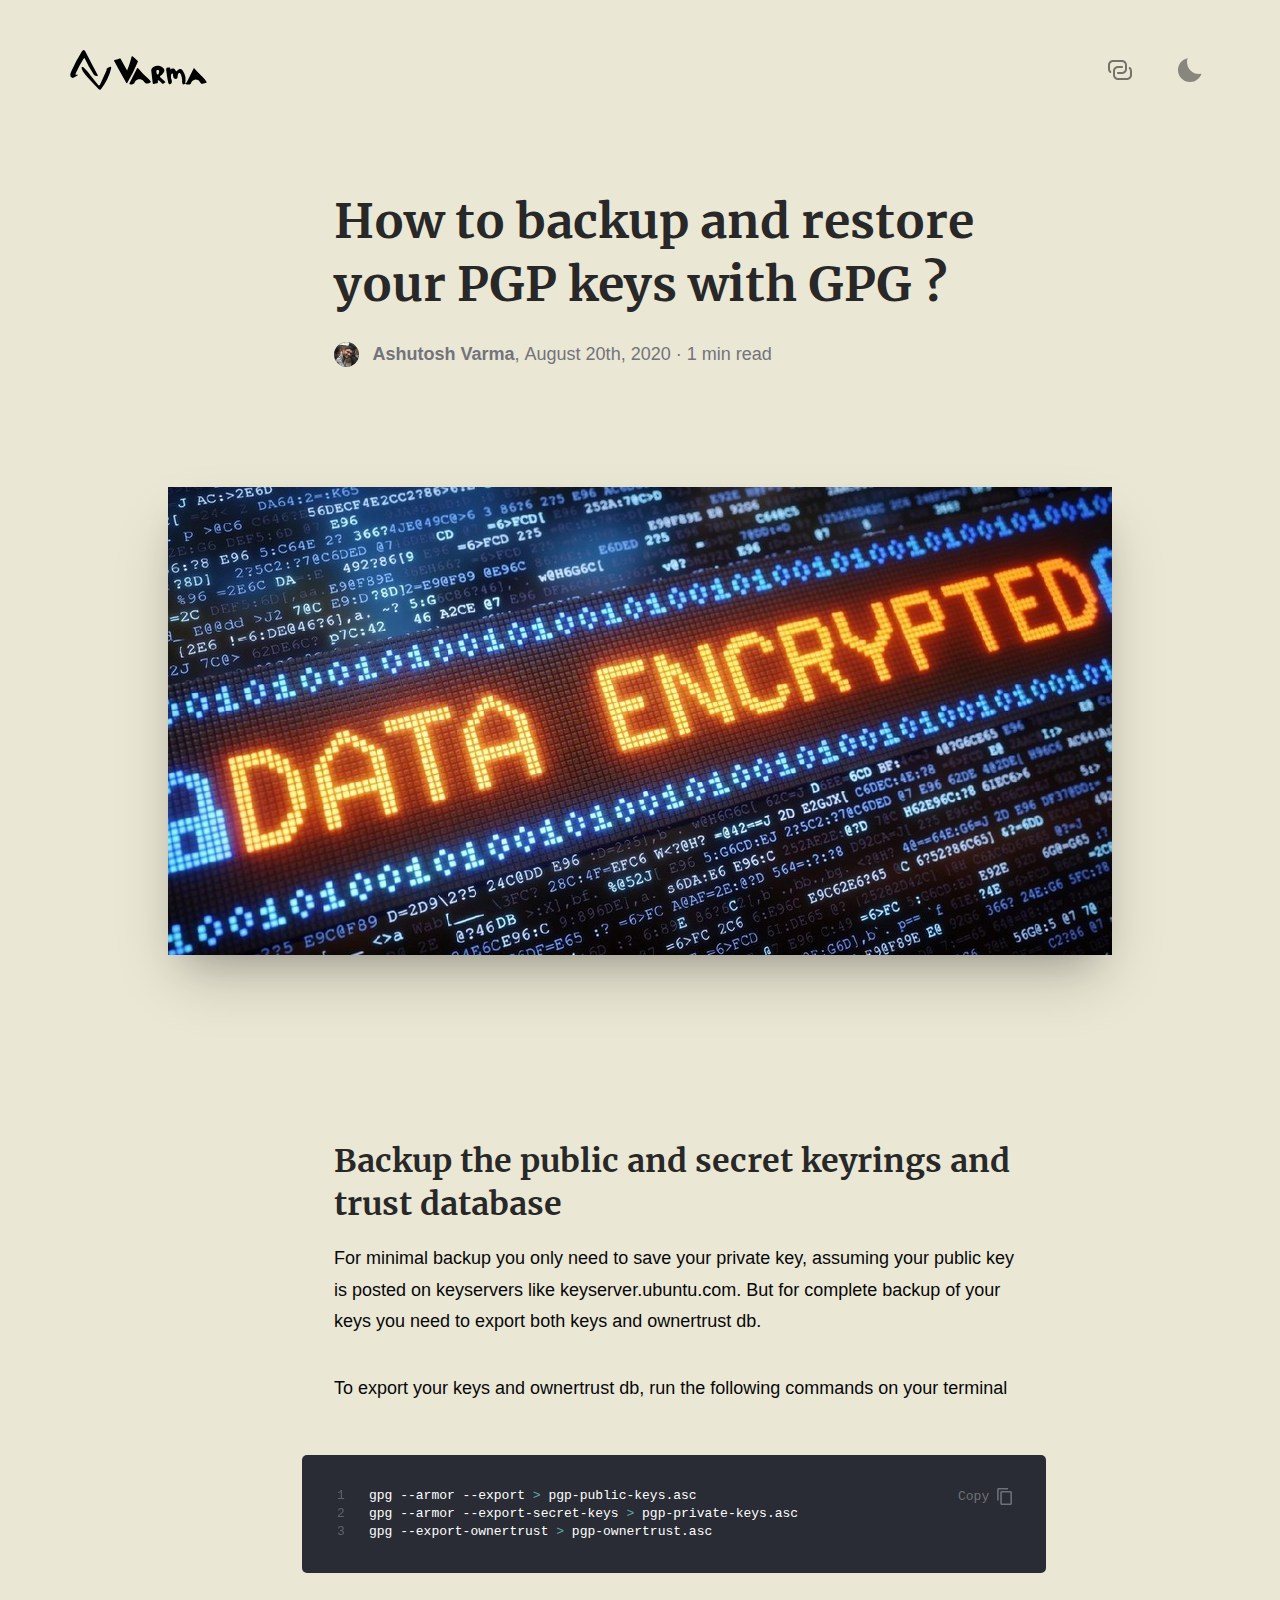
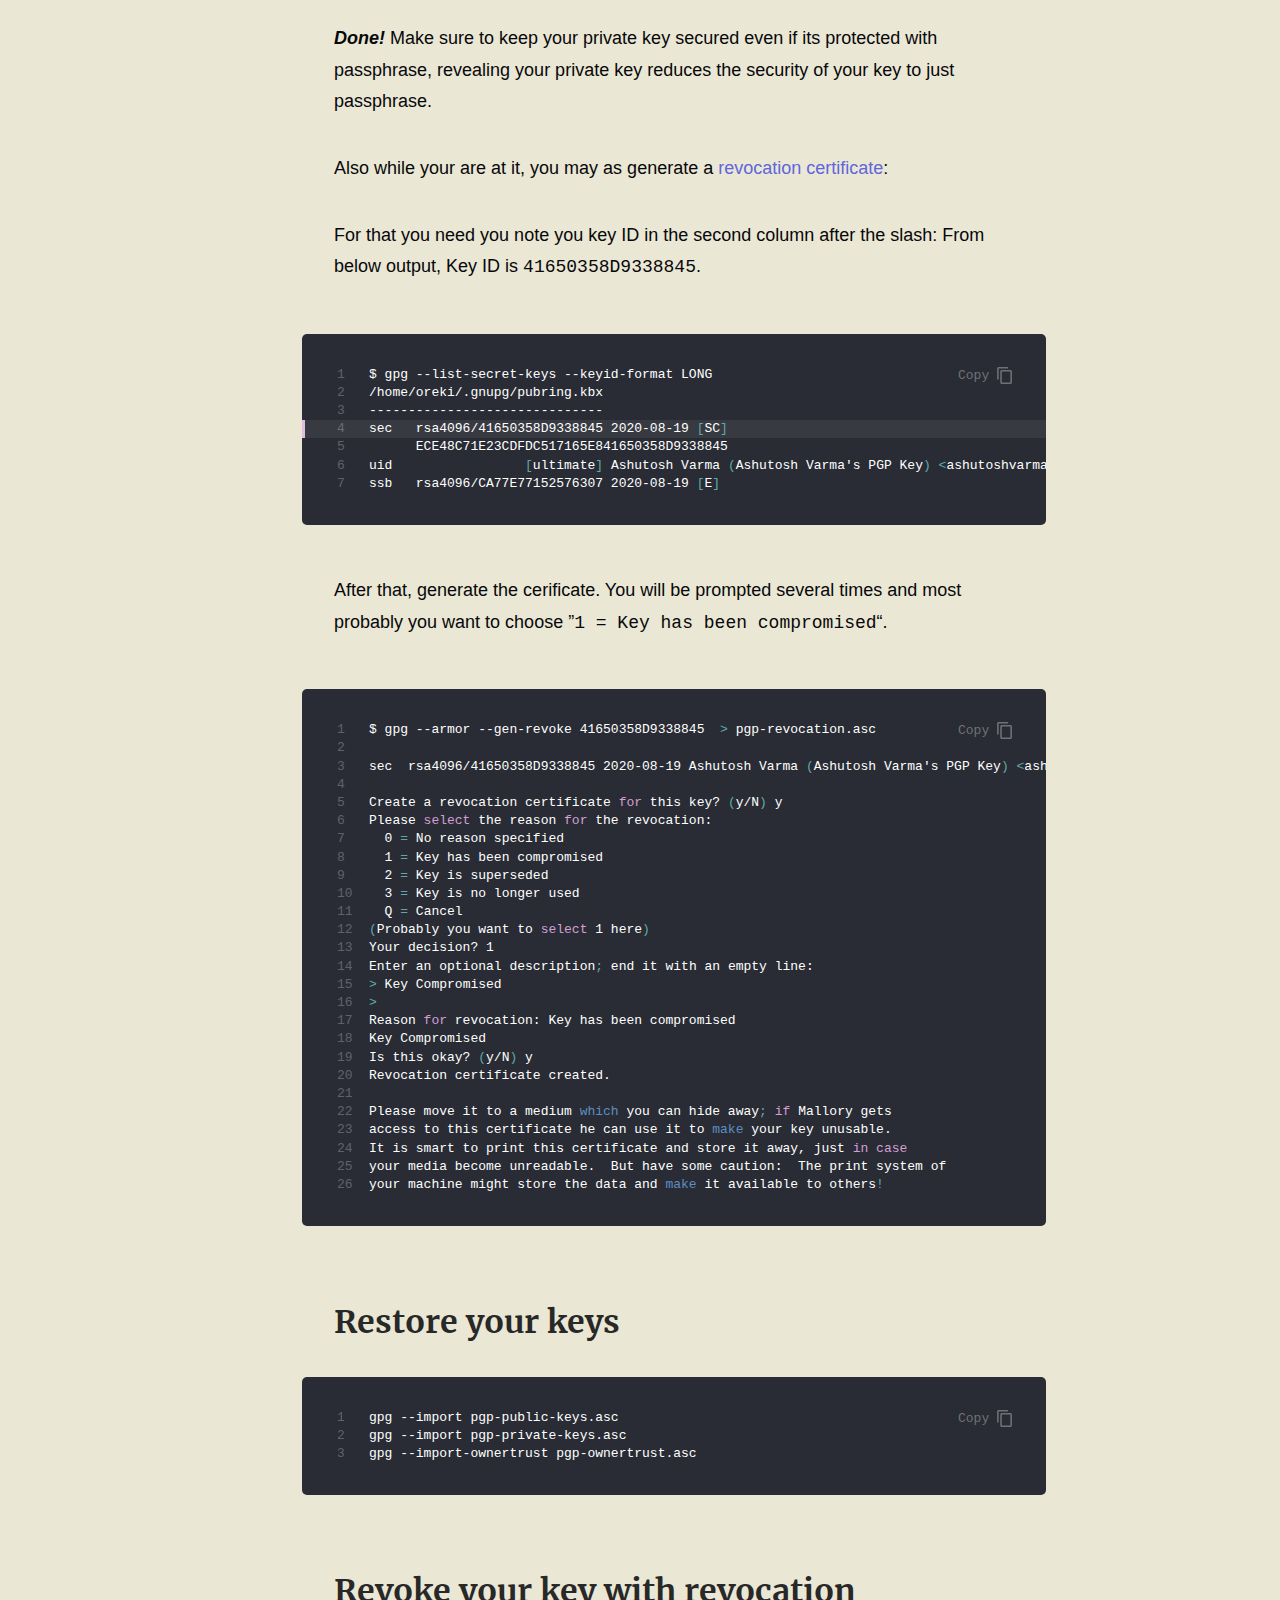
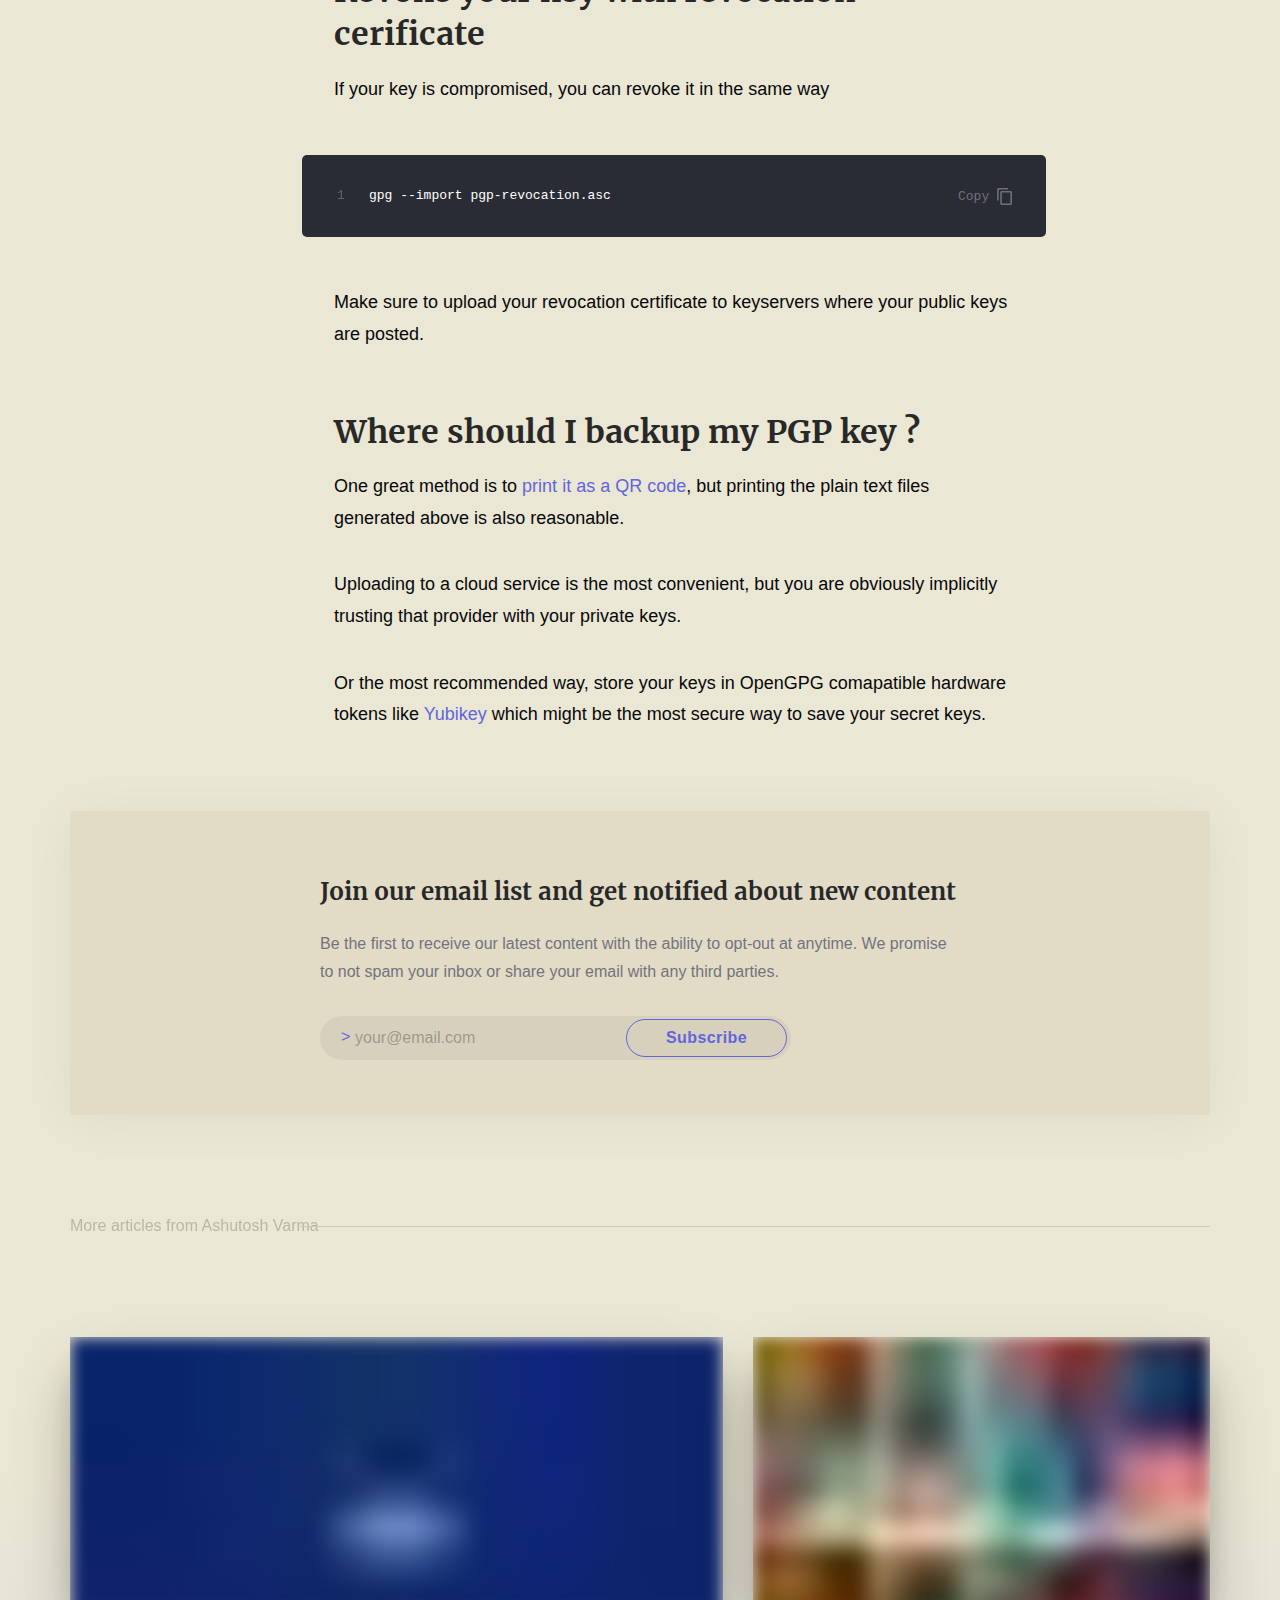
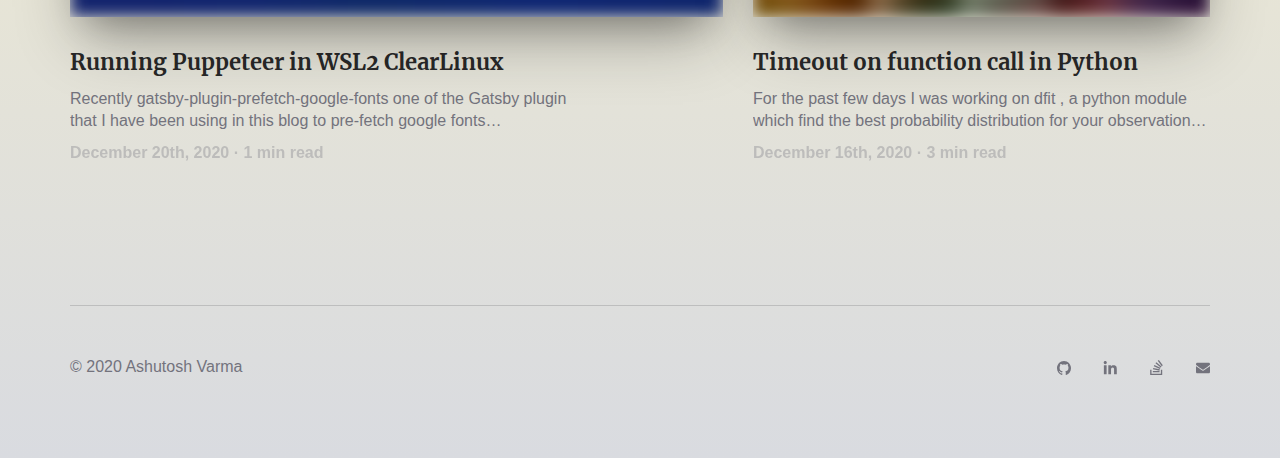
<file: blog/how-to-backup-and-restore-your-pgp-keys-with-gpg/index.html>
<!DOCTYPE html><html lang="en"><head><meta charSet="utf-8"/><meta http-equiv="x-ua-compatible" content="ie=edge"/><meta name="viewport" content="width=device-width, initial-scale=1, shrink-to-fit=no"/><script>document.domain = "ashutoshvarma.github.io"</script><style data-href="/styles.8fb999f5035e9ffb7161.css">@font-face{font-family:Merriweather;font-style:normal;font-display:swap;font-weight:300;src:local("Merriweather Light "),local("Merriweather-Light"),url(/static/merriweather-latin-300-b1158cfcd4aacb9d8fb61625e37af46a.woff2) format("woff2"),url(/static/merriweather-latin-300-cc7de05e166e90320d7d896e0f72a19d.woff) format("woff")}@font-face{font-family:Merriweather;font-style:italic;font-display:swap;font-weight:300;src:local("Merriweather Light italic"),local("Merriweather-Lightitalic"),url(/static/merriweather-latin-300italic-8fe52a48089d6ebe46db0b8e7cc66263.woff2) format("woff2"),url(/static/merriweather-latin-300italic-e1331f5397c2a673f9d3765138debdb5.woff) format("woff")}@font-face{font-family:Merriweather;font-style:normal;font-display:swap;font-weight:400;src:local("Merriweather Regular "),local("Merriweather-Regular"),url(/static/merriweather-latin-400-8276fdb72ae8f4714d4e6eba704cc39f.woff2) format("woff2"),url(/static/merriweather-latin-400-69f09800f4f6479d06e44eba837df872.woff) format("woff")}@font-face{font-family:Merriweather;font-style:italic;font-display:swap;font-weight:400;src:local("Merriweather Regular italic"),local("Merriweather-Regularitalic"),url(/static/merriweather-latin-400italic-3a9be9ea9f7aa4af6de7307df21d9fc0.woff2) format("woff2"),url(/static/merriweather-latin-400italic-d76079ed7541a433a54f79316de086e9.woff) format("woff")}@font-face{font-family:Merriweather;font-style:normal;font-display:swap;font-weight:700;src:local("Merriweather Bold "),local("Merriweather-Bold"),url(/static/merriweather-latin-700-fa534be7ffa380e39a7f6e03bf9a5e03.woff2) format("woff2"),url(/static/merriweather-latin-700-ba56ea84b8084b7ff9677f50d3cd81bd.woff) format("woff")}@font-face{font-family:Merriweather;font-style:italic;font-display:swap;font-weight:700;src:local("Merriweather Bold italic"),local("Merriweather-Bolditalic"),url(/static/merriweather-latin-700italic-1ef5edaaa20ae53ea50399884c5e48c6.woff2) format("woff2"),url(/static/merriweather-latin-700italic-534bc9e7ce93c73d73426e46acd78092.woff) format("woff")}@font-face{font-family:Merriweather;font-style:normal;font-display:swap;font-weight:900;src:local("Merriweather Black "),local("Merriweather-Black"),url(/static/merriweather-latin-900-7528fb70e8a4a82c7305e72ff43ac25f.woff2) format("woff2"),url(/static/merriweather-latin-900-3799b6e2f5ed3fcccf9d7a708d7419fa.woff) format("woff")}@font-face{font-family:Merriweather;font-style:italic;font-display:swap;font-weight:900;src:local("Merriweather Black italic"),local("Merriweather-Blackitalic"),url(/static/merriweather-latin-900italic-e1b4d2aaa78e12ad84aaf8a56321e4c2.woff2) format("woff2"),url(/static/merriweather-latin-900italic-2ae22f731b3424e8dbb4b37f7ca6e708.woff) format("woff")}@font-face{font-family:Reem Kufi;font-style:normal;font-display:swap;font-weight:400;src:url([data-uri]) format("woff2"),url(/static/reem-kufi-all-400-normal-a2c9bce054790341f87c0b79562dbbf9.woff) format("woff");unicode-range:U+06??,U+200c-200e,U+2010-2011,U+204f,U+2e41,U+fb50-fdff,U+fe80-fefc}@font-face{font-family:Reem Kufi;font-style:normal;font-display:swap;font-weight:400;src:url(/static/reem-kufi-latin-400-normal-983778912ae31484a6e9ea6f36cae1b9.woff2) format("woff2"),url(/static/reem-kufi-all-400-normal-a2c9bce054790341f87c0b79562dbbf9.woff) format("woff");unicode-range:U+00??,U+0131,U+0152-0153,U+02bb-02bc,U+02c6,U+02da,U+02dc,U+2000-206f,U+2074,U+20ac,U+2122,U+2191,U+2193,U+2212,U+2215,U+feff,U+fffd}[data-rmiz-wrap=hidden],[data-rmiz-wrap=visible]{position:relative;display:inline-flex;align-items:flex-start}[data-rmiz-wrap=hidden]{visibility:hidden}[data-rmiz-overlay]{position:fixed;top:0;right:0;bottom:0;left:0;width:100%;height:100%;transition-property:background-color}[data-rmiz-btn-close],[data-rmiz-btn-open]{position:absolute;top:0;right:0;bottom:0;left:0;width:100%;height:100%;margin:0;padding:0;border:none;border-radius:0;font:inherit;color:inherit;background:none;-webkit-appearance:none;-moz-appearance:none;appearance:none}[data-rmiz-btn-open]{cursor:zoom-in}[data-rmiz-btn-close]{cursor:zoom-out}[data-rmiz-modal-content]{position:absolute;transition-property:transform;transform-origin:center center}</style><meta name="generator" content="Gatsby 2.24.47"/><title data-react-helmet="true">How to backup and restore your PGP keys with GPG ?</title><meta data-react-helmet="true" charSet="utf-8"/><meta data-react-helmet="true" http-equiv="X-UA-Compatible" content="IE=edge"/><meta data-react-helmet="true" name="viewport" content="width=device-width, initial-scale=1"/><meta data-react-helmet="true" name="theme-color" content="#fff"/><meta data-react-helmet="true" itemProp="name" content="How to backup and restore your PGP keys with GPG ?"/><meta data-react-helmet="true" itemProp="description" content="Backup the public and secret keyrings and trust database For minimal backup you only need to save your private key, assuming your public
key…"/><meta data-react-helmet="true" itemProp="image" content="https://ashutoshvarma.github.io/static/dc997deebc7a8c5113018b008042c3fa/edb46/hero.jpg"/><meta data-react-helmet="true" name="description" content="Backup the public and secret keyrings and trust database For minimal backup you only need to save your private key, assuming your public
key…"/><meta data-react-helmet="true" name="twitter:card" content="summary_large_image"/><meta data-react-helmet="true" name="twitter:site" content="Ashutosh Varma"/><meta data-react-helmet="true" name="twitter:title" content="How to backup and restore your PGP keys with GPG ?"/><meta data-react-helmet="true" name="twitter:description" content="Backup the public and secret keyrings and trust database For minimal backup you only need to save your private key, assuming your public
key…"/><meta data-react-helmet="true" name="twitter:creator"/><meta data-react-helmet="true" name="twitter:image" content="https://ashutoshvarma.github.io/static/dc997deebc7a8c5113018b008042c3fa/edb46/hero.jpg"/><meta data-react-helmet="true" property="og:type" content="website"/><meta data-react-helmet="true" property="og:title" content="How to backup and restore your PGP keys with GPG ?"/><meta data-react-helmet="true" property="og:url" content="https://ashutoshvarma.github.io/blog/how-to-backup-and-restore-your-pgp-keys-with-gpg"/><meta data-react-helmet="true" property="og:image" content="https://ashutoshvarma.github.io/static/dc997deebc7a8c5113018b008042c3fa/edb46/hero.jpg"/><meta data-react-helmet="true" property="og:description" content="Backup the public and secret keyrings and trust database For minimal backup you only need to save your private key, assuming your public
key…"/><meta data-react-helmet="true" property="og:site_name" content="Ashutosh Varma"/><meta data-react-helmet="true" name="article:published_time" content="August 20th, 2020"/><meta data-react-helmet="true" name="twitter:label1" value="Reading time"/><meta data-react-helmet="true" name="twitter:data1" value="1 min read"/><script data-react-helmet="true" type="application/ld+json">{"@context":"https://schema.org","@graph":[{"@type":"Organization","@id":"https://ashutoshvarma.github.io/#organization","name":"Ashutosh's Blog","url":"https://ashutoshvarma.github.io","sameAs":["undefined","undefined","undefined","undefined"],"logo":{"@type":"ImageObject","@id":"https://ashutoshvarma.github.io/#logo","inLanguage":"en-US","url":"https://ashutoshvarma.github.io/icons/icon-512x512.png","width":512,"height":512,"caption":"Ashutosh's Blog"},"image":{"@id":"https://ashutoshvarma.github.io/#logo"}},{"@type":"WebSite","@id":"https://ashutoshvarma.github.io/#website","url":"https://ashutoshvarma.github.io","name":"Ashutosh Varma","description":"Ashutosh's Blog","publisher":{"@id":"https://ashutoshvarma.github.io/#organization"},"inLanguage":"en-US"},{"@type":"ImageObject","@id":"https://ashutoshvarma.github.io/blog/how-to-backup-and-restore-your-pgp-keys-with-gpg/#primaryimage","inLanguage":"en-US","url":"https://ashutoshvarma.github.io/static/dc997deebc7a8c5113018b008042c3fa/edb46/hero.jpg","width":1200,"height":628},{"@type":["WebPage"],"@id":"https://ashutoshvarma.github.io/blog/how-to-backup-and-restore-your-pgp-keys-with-gpg/#webpage","url":"https://ashutoshvarma.github.io/blog/how-to-backup-and-restore-your-pgp-keys-with-gpg","name":"How to backup and restore your PGP keys with GPG ?","isPartOf":{"@id":"https://ashutoshvarma.github.io/#website"},"primaryImageOfPage":{"@id":"https://ashutoshvarma.github.io/blog/how-to-backup-and-restore-your-pgp-keys-with-gpg/#primaryimage"},"datePublished":"2020-08-20T00:00:00.000Z","dateModified":"2020-08-20T00:00:00.000Z","description":"Backup the public and secret keyrings and trust database For minimal backup you only need to save your private key, assuming your public
key…","breadcrumb":{"@id":"https://ashutoshvarma.github.io/blog/how-to-backup-and-restore-your-pgp-keys-with-gpg/#breadcrumb"},"inLanguage":"en-US"},{"@type":"BreadcrumbList","@id":"https://ashutoshvarma.github.io/blog/how-to-backup-and-restore-your-pgp-keys-with-gpg/#breadcrumb","itemListElement":[{"@type":"ListItem","position":1,"item":{"@type":"WebPage","@id":"https://ashutoshvarma.github.io","url":"https://ashutoshvarma.github.io","name":"Home"}},{"@type":"ListItem","position":2,"item":{"@type":"WebPage","@id":"https://ashutoshvarma.github.io/blog/how-to-backup-and-restore-your-pgp-keys-with-gpg","url":"https://ashutoshvarma.github.io/blog/how-to-backup-and-restore-your-pgp-keys-with-gpg","name":"How to backup and restore your PGP keys with GPG ?"}}]},{"@type":"Article","@id":"https://ashutoshvarma.github.io/blog/how-to-backup-and-restore-your-pgp-keys-with-gpg/#article","isPartOf":{"@id":"https://ashutoshvarma.github.io/blog/how-to-backup-and-restore-your-pgp-keys-with-gpg/#webpage"},"author":{"@id":"https://ashutoshvarma.github.io/#/schema/blog/authors/ashutosh-varma"},"headline":"How to backup and restore your PGP keys with GPG ?","datePublished":"2020-08-20T00:00:00.000Z","dateModified":"2020-08-20T00:00:00.000Z","mainEntityOfPage":{"@id":"https://ashutoshvarma.github.io/blog/how-to-backup-and-restore-your-pgp-keys-with-gpg/#webpage"},"publisher":{"@id":"https://ashutoshvarma.github.io/#organization"},"image":{"@id":"https://ashutoshvarma.github.io/blog/how-to-backup-and-restore-your-pgp-keys-with-gpg/#primaryimage"},"inLanguage":"en-US"},{"@type":["Person"],"@id":"https://ashutoshvarma.github.io/#/schema/blog/authors/ashutosh-varma","name":"Ashutosh Varma","image":{"@type":"ImageObject","@id":"https://ashutoshvarma.github.io/#personlogo","inLanguage":"en-US","caption":"Ashutosh Varma"},"description":"Obsessed with numbers and low level programming stuffs.
","sameAs":["undefined","undefined","undefined","undefined"]}]}</script><link as="font" href="/static/merriweather-latin-700-fa534be7ffa380e39a7f6e03bf9a5e03.woff2" rel="preload" crossorigin="anonymous"/><link as="font" href="/static/reem-kufi-latin-400-normal-983778912ae31484a6e9ea6f36cae1b9.woff2" rel="preload" crossorigin="anonymous"/><link rel="alternate" type="application/rss+xml" href="/rss.xml"/><link rel="icon" href="/favicon-32x32.png?v=8e914270acab21bdadd64eb3043fe420" type="image/png"/><link rel="manifest" href="/manifest.webmanifest"/><meta name="theme-color" content="#fff"/><link rel="apple-touch-icon" sizes="48x48" href="/icons/icon-48x48.png?v=8e914270acab21bdadd64eb3043fe420"/><link rel="apple-touch-icon" sizes="72x72" href="/icons/icon-72x72.png?v=8e914270acab21bdadd64eb3043fe420"/><link rel="apple-touch-icon" sizes="96x96" href="/icons/icon-96x96.png?v=8e914270acab21bdadd64eb3043fe420"/><link rel="apple-touch-icon" sizes="144x144" href="/icons/icon-144x144.png?v=8e914270acab21bdadd64eb3043fe420"/><link rel="apple-touch-icon" sizes="192x192" href="/icons/icon-192x192.png?v=8e914270acab21bdadd64eb3043fe420"/><link rel="apple-touch-icon" sizes="256x256" href="/icons/icon-256x256.png?v=8e914270acab21bdadd64eb3043fe420"/><link rel="apple-touch-icon" sizes="384x384" href="/icons/icon-384x384.png?v=8e914270acab21bdadd64eb3043fe420"/><link rel="apple-touch-icon" sizes="512x512" href="/icons/icon-512x512.png?v=8e914270acab21bdadd64eb3043fe420"/><link rel="preconnect" href="https://www.google-analytics.com"/><link rel="dns-prefetch" href="https://www.google-analytics.com"/><link as="script" rel="preload" href="/webpack-runtime-0146cdcc741cd28b6341.js"/><link as="script" rel="preload" href="/framework-1a1efb3f5c798a012f4a.js"/><link as="script" rel="preload" href="/app-fc8c7cc8e548cfe1f88f.js"/><link as="script" rel="preload" href="/styles-89fd2ae28bdf06750a71.js"/><link as="script" rel="preload" href="/f0e45107-5dcaedf55b8bf28efe29.js"/><link as="script" rel="preload" href="/f7f859cd4bf156c2acc6f46f65ba39cb35d4c0a9-de0826d375bb6da471a5.js"/><link as="script" rel="preload" href="/component---node-modules-narative-gatsby-theme-novela-src-templates-article-template-tsx-5a07a57133e126fd8f96.js"/><link as="fetch" rel="preload" href="/page-data/blog/how-to-backup-and-restore-your-pgp-keys-with-gpg/page-data.json" crossorigin="anonymous"/><link as="fetch" rel="preload" href="/page-data/sq/d/1143375668.json" crossorigin="anonymous"/><link as="fetch" rel="preload" href="/page-data/sq/d/1491088328.json" crossorigin="anonymous"/><link as="fetch" rel="preload" href="/page-data/sq/d/1921650733.json" crossorigin="anonymous"/><link as="fetch" rel="preload" href="/page-data/sq/d/2068910035.json" crossorigin="anonymous"/><link as="fetch" rel="preload" href="/page-data/sq/d/2444214635.json" crossorigin="anonymous"/><link as="fetch" rel="preload" href="/page-data/app-data.json" crossorigin="anonymous"/></head><body><script>(function() { try {
        var mode = localStorage.getItem('theme-ui-color-mode');
        if (!mode) return
        document.body.classList.add('theme-ui-' + mode);
      } catch (e) {} })();</script><div id="___gatsby"><style data-emotion-css="zpj1b">body{--theme-ui-colors-prism-token:var(--theme-ui-colors-prism-token,#fff);--theme-ui-colors-prism-languageJavascript:var(--theme-ui-colors-prism-languageJavascript,#e8696b);--theme-ui-colors-prism-javascript:var(--theme-ui-colors-prism-javascript,#e8696b);--theme-ui-colors-prism-background:var(--theme-ui-colors-prism-background,#292c34);--theme-ui-colors-prism-comment:var(--theme-ui-colors-prism-comment,#5e6a76);--theme-ui-colors-prism-string:var(--theme-ui-colors-prism-string,#a8e2a8);--theme-ui-colors-prism-var:var(--theme-ui-colors-prism-var,#b3bac5);--theme-ui-colors-prism-number:var(--theme-ui-colors-prism-number,#e4854d);--theme-ui-colors-prism-constant:var(--theme-ui-colors-prism-constant,#b3bac5);--theme-ui-colors-prism-plain:var(--theme-ui-colors-prism-plain,#fff);--theme-ui-colors-prism-doctype:var(--theme-ui-colors-prism-doctype,#e8696b);--theme-ui-colors-prism-tag:var(--theme-ui-colors-prism-tag,#e8696b);--theme-ui-colors-prism-keyword:var(--theme-ui-colors-prism-keyword,#d49fd4);--theme-ui-colors-prism-boolean:var(--theme-ui-colors-prism-boolean,#ff5874);--theme-ui-colors-prism-function:var(--theme-ui-colors-prism-function,#5F8DC3);--theme-ui-colors-prism-parameter:var(--theme-ui-colors-prism-parameter,#F9965D);--theme-ui-colors-prism-className:var(--theme-ui-colors-prism-className,#ffcf74);--theme-ui-colors-prism-attrName:var(--theme-ui-colors-prism-attrName,#bf87ba);--theme-ui-colors-prism-attrValue:var(--theme-ui-colors-prism-attrValue,#a8e2a8);--theme-ui-colors-prism-interpolation:var(--theme-ui-colors-prism-interpolation,#fff);--theme-ui-colors-prism-punctuation:var(--theme-ui-colors-prism-punctuation,#5FA8AA);--theme-ui-colors-prism-maybe-class-name:var(--theme-ui-colors-prism-maybe-class-name,#fff);--theme-ui-colors-prism-property:var(--theme-ui-colors-prism-property,#80cbc4);--theme-ui-colors-prism-propertyAccess:var(--theme-ui-colors-prism-propertyAccess,#fff);--theme-ui-colors-prism-namespace:var(--theme-ui-colors-prism-namespace,#b2ccd6);--theme-ui-colors-prism-highlight:var(--theme-ui-colors-prism-highlight,rgba(255,255,255,0.07));--theme-ui-colors-prism-highlightBorder:var(--theme-ui-colors-prism-highlightBorder,#e1bde2);--theme-ui-colors-prism-dom:var(--theme-ui-colors-prism-dom,#5F8DC3);--theme-ui-colors-prism-operator:var(--theme-ui-colors-prism-operator,#5FA8AA);--theme-ui-colors-primary:var(--theme-ui-colors-primary,#282828);--theme-ui-colors-secondary:var(--theme-ui-colors-secondary,#73737D);--theme-ui-colors-grey:var(--theme-ui-colors-grey,#73737D);--theme-ui-colors-background:var(--theme-ui-colors-background,#eae7d4);--theme-ui-colors-accent:var(--theme-ui-colors-accent,#6166DC);--theme-ui-colors-hover:var(--theme-ui-colors-hover,rgba(0,0,0,0.07));--theme-ui-colors-gradient:var(--theme-ui-colors-gradient,linear-gradient(180deg,rgba(217,219,224,0) 0%,#D9DBE0 100%));--theme-ui-colors-articleText:var(--theme-ui-colors-articleText,#08080B);--theme-ui-colors-track:var(--theme-ui-colors-track,rgba(8,8,11,0.3));--theme-ui-colors-progress:var(--theme-ui-colors-progress,#282828);--theme-ui-colors-card:var(--theme-ui-colors-card,#e2dcc7);--theme-ui-colors-error:var(--theme-ui-colors-error,#EE565B);--theme-ui-colors-success:var(--theme-ui-colors-success,#46B17B);--theme-ui-colors-errorBackground:var(--theme-ui-colors-errorBackground,rgba(238,86,91,0.1));--theme-ui-colors-horizontalRule:var(--theme-ui-colors-horizontalRule,rgba(8,8,11,0.15));--theme-ui-colors-inputBackground:var(--theme-ui-colors-inputBackground,rgba(0,0,0,0.05));color:var(--theme-ui-colors-text,undefined);background-color:var(--theme-ui-colors-background,var(--theme-ui-colors-background,#eae7d4));}body.theme-ui-dark{--theme-ui-colors-grey:var(--theme-ui-colors-modes-dark-grey,#a09c92);--theme-ui-colors-primary:var(--theme-ui-colors-modes-dark-primary,#eae7d4);--theme-ui-colors-secondary:var(--theme-ui-colors-modes-dark-secondary,#fff);--theme-ui-colors-accent:var(--theme-ui-colors-modes-dark-accent,#E9DAAC);--theme-ui-colors-background:var(--theme-ui-colors-modes-dark-background,#282828);--theme-ui-colors-hover:var(--theme-ui-colors-modes-dark-hover,rgba(255,255,255,0.07));--theme-ui-colors-gradient:var(--theme-ui-colors-modes-dark-gradient,none);--theme-ui-colors-articleText:var(--theme-ui-colors-modes-dark-articleText,#fff);--theme-ui-colors-track:var(--theme-ui-colors-modes-dark-track,rgba(255,255,255,0.3));--theme-ui-colors-progress:var(--theme-ui-colors-modes-dark-progress,#eae7d4);--theme-ui-colors-card:var(--theme-ui-colors-modes-dark-card,#1D2021);--theme-ui-colors-error:var(--theme-ui-colors-modes-dark-error,#EE565B);--theme-ui-colors-success:var(--theme-ui-colors-modes-dark-success,#46B17B);--theme-ui-colors-errorBackground:var(--theme-ui-colors-modes-dark-errorBackground,rgba(238,86,91,0.1));--theme-ui-colors-horizontalRule:var(--theme-ui-colors-modes-dark-horizontalRule,rgba(255,255,255,0.15));--theme-ui-colors-inputBackground:var(--theme-ui-colors-modes-dark-inputBackground,rgba(255,255,255,0.07));}</style><div style="outline:none" tabindex="-1" id="gatsby-focus-wrapper"><style data-emotion-css="puu4ak">.css-puu4ak{position:relative;background:var(--theme-ui-colors-background,#eae7d4);-webkit-transition:background 0.25s var(--ease-in-out-quad),color 0.25s var(--ease-in-out-quad);transition:background 0.25s var(--ease-in-out-quad),color 0.25s var(--ease-in-out-quad);min-height:100vh;}</style><div class="css-puu4ak e1u54h6q0"><style data-emotion-css="1854q34">:root{--ease-in-quad:cubic-bezier(0.55,0.085,0.68,0.53);--ease-in-quart:cubic-bezier(0.895,0.03,0.685,0.22);--ease-out-quad:cubic-bezier(0.25,0.46,0.45,0.94);--ease-out-quart:cubic-bezier(0.165,0.84,0.44,1);--ease-in-out-quad:cubic-bezier(0.455,0.03,0.515,0.955);--ease-in-out-quart:cubic-bezier(0.77,0,0.175,1);}@font-face{font-family:"-apple-system","BlinkMacSystemFont","San Francisco","Helvetica Neue","Helvetica","Ubuntu","Roboto","Noto","Segoe UI","Arial",sans-serif;font-weight:400;font-style:normal;}*,*:before,*:after{box-sizing:inherit;margin:0;padding:0;font-size:inherit;font-display:block;}:root{-ms-overflow-style:-ms-autohiding-scrollbar;box-sizing:border-box;-webkit-font-smoothing:antialiased;-moz-osx-font-smoothing:grayscale;text-rendering:optimizeLegibility;cursor:default;font-size:0.625rem;line-height:1.4;}body{font-family:"-apple-system","BlinkMacSystemFont","San Francisco","Helvetica Neue","Helvetica","Ubuntu","Roboto","Noto","Segoe UI","Arial",sans-serif;font-size:1.6rem;margin:0;font-weight:400;height:100%;}article{word-break:break-word;}button,a{-webkit-text-decoration:none;text-decoration:none;cursor:pointer;}a:focus{outline:none;}audio,canvas,iframe,img,svg,video{vertical-align:middle;-webkit-align-self:center;-ms-flex-item-align:center;align-self:center;}input,textarea,select,button{font-family:"-apple-system","BlinkMacSystemFont","San Francisco","Helvetica Neue","Helvetica","Ubuntu","Roboto","Noto","Segoe UI","Arial",sans-serif;}.underline{-webkit-text-decoration:underline;text-decoration:underline;}button,input,select,textarea{color:inherit;font-family:inherit;font-style:inherit;font-weight:inherit;}code,kbd,pre,samp{font-family:monospace;}fieldset,button{-webkit-appearance:none;-moz-appearance:none;appearance:none;border:none;outline:none;background:transparent;}table{border-collapse:separate;border-spacing:0;}audio:not([controls]){display:none;}details{display:block;}input:focus,input:active{outline:none;}input[type="number"]{width:auto;}img.Image__Zoom ~ div{background:transparent !important;}body{font-family:'Roboto','-apple-system','BlinkMacSystemFont','San Francisco','Helvetica Neue','Helvetica','Ubuntu','Noto','Segoe UI','Arial',sans-serif;font-size:1.6rem;margin:0;font-weight:400;height:100%;}</style><style data-emotion-css="il8sto">.css-il8sto{width:100%;max-width:1220px;margin:0 auto;padding:0 4rem;}@media (max-width:66.875em){.css-il8sto{max-width:850px;}}@media (max-width:45.9375em){.css-il8sto{padding:0 4rem;max-width:567px;}}@media (max-width:33.75em){.css-il8sto{max-width:100%;}}</style><section class="css-il8sto e9w9r0m0"><style data-emotion-css="ysq45m">.css-ysq45m{position:relative;z-index:100;padding-top:100px;display:-webkit-box;display:-webkit-flex;display:-ms-flexbox;display:flex;-webkit-box-pack:justify;-webkit-justify-content:space-between;-ms-flex-pack:justify;justify-content:space-between;}@media (max-width:80em){.css-ysq45m{padding-top:50px;}}@media screen and (max-height:800px){.css-ysq45m{padding-top:50px;}}</style><div class="css-ysq45m e1q3p6rm1"><style data-emotion-css="dj9cqc">.css-dj9cqc{position:relative;display:-webkit-box;display:-webkit-flex;display:-ms-flexbox;display:flex;-webkit-align-items:center;-webkit-box-align:center;-ms-flex-align:center;align-items:center;left:0;}@media (max-width:80em){.css-dj9cqc{left:0;}}.css-dj9cqc[data-a11y="true"]:focus::after{content:"";position:absolute;left:-10%;top:-30%;width:120%;height:160%;border:2px solid var(--theme-ui-colors-accent,#6166DC);background:rgba(255,255,255,0.01);border-radius:5px;}.css-dj9cqc:hover .e1q3p6rm0{-webkit-transform:translateX(-3px);-ms-transform:translateX(-3px);transform:translateX(-3px);}</style><a data-a11y="false" title="Navigate back to the homepage" aria-label="Navigate back to the homepage" back="false" class="css-dj9cqc e1q3p6rm2" href="/blog"><style data-emotion-css="1ueltw2">.css-1ueltw2 .Logo__Mobile{display:none;}@media (max-width:45.9375em){.css-1ueltw2 .Logo__Desktop{display:none;}.css-1ueltw2 .Logo__Mobile{display:block;}}</style><div class="css-1ueltw2 e18fg6q30"><svg width="137" height="40" viewBox="0.000000 0.000000 1558.491943 455.970398" fill="none" stroke="black" stroke-linecap="round" stroke-linejoin="round" class="Logo__Desktop"><path d="M1167.9 268.4 C1161.3 264.4 1154.0 272.9 1151.8 280.4 C1148.4 292.0 1147.8 304.5 1150.0 316.5 C1152.1 327.2 1156.4 337.3 1158.6 348.0 C1160.8 358.6 1160.7 370.4 1154.7 379.5 C1148.7 388.5 1135.3 393.1 1126.4 386.7 C1119.9 382.0 1117.8 373.5 1116.2 365.6 C1107.1 320.4 1100.0 274.8 1095.0 229.0 C1094.3 223.0 1093.7 216.6 1096.3 211.2 C1099.3 204.9 1106.1 201.1 1112.9 199.8 C1119.8 198.6 1126.8 199.6 1133.7 200.5 C1137.9 201.1 1143.3 202.8 1143.5 207.1 C1143.6 209.9 1141.4 212.1 1140.1 214.6 C1138.8 217.0 1139.4 221.1 1142.2 221.2 C1151.0 212.1 1164.8 208.2 1177.0 211.3 C1189.3 214.4 1199.6 224.5 1202.9 236.7 C1204.1 241.2 1210.1 242.7 1214.4 241.0 C1218.7 239.3 1221.7 235.5 1224.8 232.1 C1233.8 222.5 1246.6 214.9 1259.5 217.3 C1271.0 219.5 1279.6 228.9 1286.3 238.5 C1315.5 280.3 1324.2 335.7 1309.3 384.5 C1312.3 383.7 1315.2 382.8 1318.1 382.0 C1315.0 380.0 1319.1 375.8 1322.2 373.8 C1327.6 370.2 1330.8 364.1 1333.7 358.3 C1358.3 309.2 1383.0 260.2 1407.6 211.2 C1409.6 207.1 1415.7 210.1 1418.9 213.3 C1443.5 239.1 1468.1 264.8 1492.7 290.5 C1498.5 296.6 1504.3 302.6 1510.1 308.7 C1528.0 327.4 1546.2 346.5 1558.5 369.4 C1542.1 374.9 1525.7 380.5 1509.3 386.1 C1502.4 388.4 1494.8 384.5 1489.9 379.2 C1485.0 373.8 1482.0 367.0 1477.8 361.0 C1465.4 343.1 1442.0 333.6 1420.6 337.8 C1399.3 342.0 1381.2 359.6 1376.4 380.9 C1374.5 389.5 1364.2 393.0 1355.5 393.7 C1345.9 394.6 1336.2 393.9 1326.8 391.9 C1317.7 389.9 1307.8 386.7 1299.6 391.1 C1292.4 394.9 1283.0 389.5 1279.5 382.0 C1275.9 374.5 1276.5 365.9 1276.6 357.6 C1277.1 330.3 1272.0 302.8 1261.6 277.5 C1258.5 270.0 1253.2 261.5 1245.1 261.7 C1237.6 261.9 1232.6 269.5 1230.1 276.5 C1227.5 283.6 1225.9 291.1 1225.3 298.7 C1224.8 307.0 1225.2 316.0 1220.4 322.8 C1212.3 334.2 1193.0 331.5 1183.8 320.9 C1174.6 310.2 1172.9 295.1 1172.5 281.1 C1172.4 276.4 1171.9 270.9 1167.9 268.4 " fill="#000" stroke="none"></path><path d="M859.9 378.9 C849.9 373.0 844.5 361.9 836.9 353.1 C822.8 337.0 799.8 329.3 778.8 333.7 C757.9 338.0 739.9 354.3 733.4 374.7 C730.4 384.1 720.9 390.1 711.3 391.8 C701.6 393.5 691.7 391.7 682.1 389.9 C679.3 389.3 676.1 388.4 675.0 385.8 C674.2 383.6 675.3 381.2 676.3 379.1 C704.2 323.5 732.1 268.0 759.9 212.4 C762.3 207.8 768.1 202.4 771.6 206.3 C784.4 219.9 797.1 233.5 809.9 247.2 C827.4 265.9 844.9 284.6 864.0 301.8 C884.1 320.0 906.5 336.9 919.8 360.6 C920.3 361.5 920.8 362.5 920.8 363.6 C920.8 365.7 918.7 367.1 916.9 368.2 C908.2 373.4 899.3 378.7 889.5 381.4 C879.7 384.1 868.7 384.0 859.9 378.9 " fill="#000" stroke="none"></path><path d="M1023.6 302.7 C1022.9 307.3 1026.8 311.3 1030.3 314.4 C1047.2 329.0 1064.0 343.7 1080.8 358.4 C1083.4 360.7 1086.2 363.7 1085.3 367.0 C1084.8 369.2 1082.7 370.6 1080.7 371.9 C1075.7 375.1 1070.6 378.3 1065.6 381.6 C1062.3 383.6 1058.6 385.8 1054.9 385.0 C1052.3 384.5 1050.3 382.7 1048.4 380.9 C1035.2 369.1 1022.1 357.3 1008.9 345.4 C1005.8 342.6 1000.3 345.6 999.1 349.7 C998.0 353.8 999.4 358.1 1000.5 362.2 C1001.6 366.3 1002.1 371.0 999.5 374.3 C997.4 376.8 994.1 377.8 990.9 378.6 C979.3 381.5 967.6 384.1 955.8 386.5 C952.0 387.3 947.7 387.9 944.8 385.4 C942.2 383.3 941.6 379.7 941.3 376.4 C936.1 332.6 930.9 288.8 925.7 245.0 C924.8 237.2 923.9 229.3 925.6 221.7 C928.9 207.3 941.1 196.6 954.2 190.0 C986.8 173.5 1028.9 178.3 1056.9 201.5 C1065.6 208.7 1073.4 218.3 1074.4 229.5 C1075.4 239.2 1071.2 248.7 1066.1 257.1 C1057.3 271.5 1045.4 284.1 1031.4 293.7 C1028.0 296.0 1024.2 298.6 1023.6 302.7 M992.1 228.8 C990.5 229.3 988.9 229.9 987.5 231.0 C982.7 234.6 982.4 241.7 983.1 247.7 C984.1 256.9 986.4 265.8 988.7 274.8 C990.1 280.5 998.7 281.5 1003.4 277.8 C1008.0 274.1 1009.7 267.9 1011.1 262.1 C1012.2 257.6 1013.3 253.1 1014.3 248.5 C1014.9 246.1 1015.5 243.5 1015.3 241.0 C1015.0 236.0 1011.4 231.5 1006.8 229.4 C1002.3 227.3 996.9 227.3 992.1 228.8 " fill="#000" stroke="none"></path><path d="M651.1 225.9 C653.4 225.0 654.5 222.4 655.4 220.2 C673.7 172.6 689.0 123.9 701.3 74.5 C702.5 69.5 710.1 71.6 714.0 74.8 C732.7 89.7 750.6 105.5 767.6 122.2 C769.5 124.0 771.5 126.1 772.1 128.7 C772.6 131.4 771.5 134.0 770.5 136.5 C735.6 218.6 695.4 298.4 650.2 375.3 C649.2 376.9 648.1 378.7 646.2 379.2 C643.2 379.9 640.8 376.8 639.2 374.1 C592.6 292.9 547.3 210.8 503.4 128.1 C501.9 125.3 500.4 122.3 500.5 119.1 C500.5 116.0 502.9 112.6 506.0 112.6 C523.5 112.6 541.0 108.5 556.7 100.8 C561.5 98.4 567.1 95.7 572.0 98.0 C574.9 99.5 576.7 102.6 578.3 105.5 C599.2 143.4 620.1 181.3 641.0 219.2 C643.2 223.1 647.0 227.6 651.1 225.9 M651.8 233.8 C653.3 233.4 654.3 231.6 654.0 230.1 C650.8 232.2 646.4 232.1 643.3 229.9 C644.3 233.2 648.5 235.1 651.6 233.7 " fill="#000" stroke="none"></path><path d="M353.1 445.0 C350.8 447.9 348.4 450.9 344.9 452.4 C336.4 456.0 327.6 448.6 321.3 441.9 C281.2 398.9 241.2 355.9 201.1 312.9 C171.4 281.1 140.6 247.3 130.0 205.0 C128.5 199.0 135.5 193.5 141.7 194.1 C147.9 194.7 153.0 199.2 157.5 203.5 C218.6 261.7 261.6 336.4 319.6 397.7 C321.9 400.1 324.5 402.7 327.8 403.3 C334.8 404.5 339.8 396.9 342.7 390.4 C366.8 337.0 391.0 283.7 415.1 230.3 C416.4 227.4 417.6 223.5 415.3 221.2 C412.3 218.2 416.5 213.4 420.1 211.2 C427.8 206.6 435.4 202.0 443.1 197.4 C450.3 193.1 460.6 189.2 466.0 195.6 C469.7 199.8 468.6 206.2 467.3 211.6 C446.5 296.4 407.3 376.5 353.1 445.0 " fill="#000" stroke="none"></path><path d="M148.8 104.6 C117.3 157.8 88.0 212.4 63.2 269.0 C61.8 272.3 60.4 276.3 62.2 279.4 C64.9 284.1 71.8 282.8 77.0 281.6 C82.2 280.3 89.8 281.1 90.3 286.4 C75.4 296.6 59.6 305.6 43.3 313.3 C38.7 315.5 34.0 317.6 29.0 317.8 C17.3 318.5 7.0 308.9 3.5 297.8 C0.0 286.7 2.0 274.6 5.4 263.5 C8.9 251.9 13.9 240.9 19.0 229.9 C53.1 155.9 91.9 84.0 135.2 14.9 C138.5 9.5 142.4 3.8 148.3 1.9 C154.4 0.0 161.1 2.6 165.8 6.8 C170.4 11.1 173.4 16.8 176.4 22.4 C222.6 110.9 268.9 199.3 315.2 287.8 C316.9 291.1 314.3 295.2 310.9 296.6 C307.5 297.9 303.7 297.2 300.1 296.5 C292.1 295.0 283.8 293.3 277.3 288.4 C272.4 284.7 269.0 279.5 265.6 274.3 C229.0 217.8 196.0 158.8 167.1 98.0 C165.3 94.4 160.1 93.7 156.6 95.6 C153.0 97.5 150.8 101.1 148.8 104.6 " fill="#000" stroke="none"></path></svg><svg version="1.1" width="30" height="31" class="Logo__Mobile" xmlns="http://www.w3.org/2000/svg" viewBox="0.000000 0.000000 532.659424 522.812256" stroke="black" fill="none" stroke-linecap="round" stroke-linejoin="round"><path d="M115.1 319.4 C95.1 332.4 74.1 343.8 52.3 353.5 C44.1 357.1 35.2 360.5 26.5 358.3 C16.9 356.0 10.0 347.2 7.0 337.8 C0.0 315.8 10.3 292.5 20.6 271.9 C65.9 181.6 116.9 94.2 173.3 10.3 C174.4 8.6 175.6 6.8 177.2 5.4 C183.2 0.0 193.1 1.5 199.4 6.5 C205.8 11.6 209.4 19.2 212.7 26.5 C261.4 132.5 311.5 237.9 361.5 343.3 C343.2 344.0 322.9 344.0 309.1 331.8 C303.4 326.8 299.4 320.2 295.6 313.6 C256.4 246.5 221.9 176.5 192.4 104.5 C146.5 174.7 105.0 247.8 68.2 323.1 C82.4 315.3 99.9 313.9 115.1 319.4 " fill="#000" stroke="none"></path><path d="M391.6 415.7 C418.9 361.4 446.1 307.2 473.4 253.0 C465.5 260.3 454.7 264.3 444.0 264.0 C463.6 251.5 483.6 239.7 504.1 228.7 C510.7 225.2 519.1 221.7 525.3 225.9 C532.7 230.8 531.2 241.8 528.7 250.3 C500.8 345.5 453.0 434.9 389.1 510.9 C386.7 513.8 384.1 516.8 380.6 518.4 C370.6 522.8 360.2 513.8 353.0 505.6 C309.9 456.4 267.1 406.9 224.7 357.0 C207.0 336.3 189.3 315.3 175.1 292.0 C161.5 269.8 150.9 244.7 151.2 218.7 C172.9 218.4 190.4 235.8 204.3 252.4 C261.1 320.3 306.1 397.5 364.2 464.2 C374.9 449.0 383.3 432.3 391.6 415.7 " fill="#000" stroke="none"></path></svg></div><style data-emotion-css="10l5b14">.css-10l5b14{position:absolute;display:inline-block;opacity:0;width:0px;height:0px;visibility:hidden;overflow:hidden;}</style><span class="css-10l5b14 e1q3p6rm8">Navigate back to the homepage</span></a><style data-emotion-css="1qdrnpx">.css-1qdrnpx{position:relative;display:-webkit-box;display:-webkit-flex;display:-ms-flexbox;display:flex;-webkit-align-items:center;-webkit-box-align:center;-ms-flex-align:center;align-items:center;}@media (max-width:33.75em){.css-1qdrnpx{right:-5px;}}</style><div class="css-1qdrnpx e1q3p6rm3"><style data-emotion-css="4zc6l3">.css-4zc6l3{opacity:0.5;position:relative;border-radius:5px;width:40px;height:25px;display:-webkit-box;display:-webkit-flex;display:-ms-flexbox;display:flex;-webkit-align-items:center;-webkit-box-align:center;-ms-flex-align:center;align-items:center;-webkit-box-pack:center;-webkit-justify-content:center;-ms-flex-pack:center;justify-content:center;-webkit-transition:opacity 0.3s ease;transition:opacity 0.3s ease;margin-left:30px;}.css-4zc6l3:hover{opacity:1;}.css-4zc6l3[data-a11y="true"]:focus::after{content:"";position:absolute;left:0;top:-30%;width:100%;height:160%;border:2px solid var(--theme-ui-colors-accent,#6166DC);background:rgba(255,255,255,0.01);border-radius:5px;}@media (max-width:45.9375em){.css-4zc6l3{display:-webkit-inline-box;display:-webkit-inline-flex;display:-ms-inline-flexbox;display:inline-flex;-webkit-transform:scale(0.708);-ms-transform:scale(0.708);transform:scale(0.708);margin-left:10px;}.css-4zc6l3:hover{opacity:0.5;}}</style><button data-a11y="false" aria-label="Copy URL to clipboard" title="Copy URL to clipboard" class="css-4zc6l3 e1q3p6rm5"><svg width="24" height="20" viewBox="0 0 24 20" fill="none" xmlns="http://www.w3.org/2000/svg"><path fill-rule="evenodd" clip-rule="evenodd" d="M2 5C2 3.34328 3.34328 2 5 2H14C15.6567 2 17 3.34328 17 5V9C17 10.6567 15.6567 12 14 12H10C9.44771 12 9 12.4477 9 13C9 13.5523 9.44771 14 10 14H14C16.7613 14 19 11.7613 19 9V5C19 2.23872 16.7613 0 14 0H5C2.23872 0 0 2.23872 0 5V9C0 10.4938 0.656313 11.8361 1.6935 12.7509C2.10768 13.1163 2.73961 13.0767 3.10494 12.6625C3.47028 12.2483 3.43068 11.6164 3.0165 11.2511C2.39169 10.6999 2 9.89621 2 9V5ZM7 11C7 9.34328 8.34328 8 10 8H14C14.5523 8 15 7.55228 15 7C15 6.44772 14.5523 6 14 6H10C7.23872 6 5 8.23872 5 11V15C5 17.7613 7.23872 20 10 20H19C21.7613 20 24 17.7613 24 15V11C24 9.50621 23.3437 8.16393 22.3065 7.24906C21.8923 6.88372 21.2604 6.92332 20.8951 7.3375C20.5297 7.75168 20.5693 8.38361 20.9835 8.74894C21.6083 9.30007 22 10.1038 22 11V15C22 16.6567 20.6567 18 19 18H10C8.34328 18 7 16.6567 7 15V11Z" fill="#000"></path></svg><style data-emotion-css="16kvgc5">.css-16kvgc5{position:absolute;padding:4px 13px;background:rgba(0,0,0,0.1);color:#000;border-radius:5px;font-size:14px;top:-35px;opacity:0;-webkit-transform:none;-ms-transform:none;transform:none;-webkit-transition:-webkit-transform 0.3s ease-in-out,opacity 0.3s ease-in-out;-webkit-transition:transform 0.3s ease-in-out,opacity 0.3s ease-in-out;transition:transform 0.3s ease-in-out,opacity 0.3s ease-in-out;}.css-16kvgc5::after{content:"";position:absolute;left:0;right:0;bottom:-6px;margin:0 auto;width:0;height:0;border-left:6px solid transparent;border-right:6px solid transparent;border-top:6px solid rgba(0,0,0,0.1);}</style><div class="css-16kvgc5 e1q3p6rm4">Copied</div></button><button data-a11y="false" aria-label="Activate dark mode" title="Activate dark mode" class="css-4zc6l3 e1q3p6rm5"><style data-emotion-css="spdc3q">.css-spdc3q{position:relative;width:24px;height:24px;border-radius:50%;border:2px solid var(--theme-ui-colors-primary,#282828);background:var(--theme-ui-colors-primary,#282828);-webkit-transform:scale(1);-ms-transform:scale(1);transform:scale(1);-webkit-transition:all 0.45s ease;transition:all 0.45s ease;overflow:hidden;}.css-spdc3q::before{content:"";position:absolute;right:-9px;top:-9px;height:24px;width:24px;border:2px solid var(--theme-ui-colors-primary,#282828);border-radius:50%;-webkit-transform:translate(0,0);-ms-transform:translate(0,0);transform:translate(0,0);opacity:1;-webkit-transition:-webkit-transform 0.45s ease;-webkit-transition:transform 0.45s ease;transition:transform 0.45s ease;}.css-spdc3q::after{content:"";width:8px;height:8px;border-radius:50%;margin:-4px 0 0 -4px;position:absolute;top:50%;left:50%;box-shadow:0 -23px 0 var(--theme-ui-colors-primary,#282828),0 23px 0 var(--theme-ui-colors-primary,#282828),23px 0 0 var(--theme-ui-colors-primary,#282828),-23px 0 0 var(--theme-ui-colors-primary,#282828),15px 15px 0 var(--theme-ui-colors-primary,#282828),-15px 15px 0 var(--theme-ui-colors-primary,#282828),15px -15px 0 var(--theme-ui-colors-primary,#282828),-15px -15px 0 var(--theme-ui-colors-primary,#282828);-webkit-transform:scale(0);-ms-transform:scale(0);transform:scale(0);-webkit-transition:all 0.35s ease;transition:all 0.35s ease;}@media (max-width:45.9375em){.css-spdc3q::after{-webkit-transform:scale(0);-ms-transform:scale(0);transform:scale(0);}}</style><div class="css-spdc3q e1q3p6rm6"></div><style data-emotion-css="10f20t9">.css-10f20t9{position:absolute;right:-1px;top:-8px;height:24px;width:24px;border-radius:50%;border:0;background:var(--theme-ui-colors-background,#eae7d4);-webkit-transform:translate(0,0);-ms-transform:translate(0,0);transform:translate(0,0);opacity:1;-webkit-transition:background 0.25s var(--ease-in-out-quad),color 0.25s var(--ease-in-out-quad),-webkit-transform 0.45s ease;-webkit-transition:background 0.25s var(--ease-in-out-quad),color 0.25s var(--ease-in-out-quad),transform 0.45s ease;transition:background 0.25s var(--ease-in-out-quad),color 0.25s var(--ease-in-out-quad),transform 0.45s ease;}</style><div class="css-10f20t9 e1q3p6rm7"></div></button></div></div></section><style data-emotion-css="n15mc7">@media (max-width:33.75em){.css-n15mc7::before{content:"";width:100%;height:20px;background:var(--theme-ui-colors-primary,#282828);position:absolute;left:0;top:0;-webkit-transition:background 0.25s var(--ease-in-out-quad),color 0.25s var(--ease-in-out-quad);transition:background 0.25s var(--ease-in-out-quad),color 0.25s var(--ease-in-out-quad);}.css-n15mc7::after{content:"";width:100%;height:10px;background:var(--theme-ui-colors-background,#eae7d4);position:absolute;left:0;top:10px;border-top-left-radius:25px;border-top-right-radius:25px;-webkit-transition:background 0.25s var(--ease-in-out-quad),color 0.25s var(--ease-in-out-quad);transition:background 0.25s var(--ease-in-out-quad),color 0.25s var(--ease-in-out-quad);}}</style><div class="css-n15mc7 e1oyruom0"><style data-emotion-css="1ito37z">.css-1ito37z{position:relative;z-index:10;margin:100px auto 120px;padding-left:68px;max-width:749px;}@media (max-width:66.875em){.css-1ito37z{padding-left:53px;max-width:calc(507px + 53px);margin:100px auto 70px;}}@media (max-width:45.9375em){.css-1ito37z{padding-left:0;margin:100px auto 70px;max-width:480px;}}@media (max-width:33.75em){.css-1ito37z{margin:170px auto 180px;padding:0 40px;}}@media screen and (max-height:700px){.css-1ito37z{margin:100px auto;}}</style><header class="css-1ito37z e1oyruom2"><style data-emotion-css="1mdhsdz">.css-1mdhsdz{word-break:keep-all;font-size:52px;line-height:1.15;font-weight:bold;color:var(--theme-ui-colors-primary,#282828);font-family:'Merriweather',Georgia,Serif;font-size:48px;font-family:'Merriweather',Georgia,Serif;margin-bottom:25px;font-weight:bold;line-height:1.32;}@media (max-width:66.875em){.css-1mdhsdz{font-size:38px;line-height:1.2;}}@media (max-width:33.75em){.css-1mdhsdz{font-size:32px;line-height:1.3;}}@media (max-width:45.9375em){.css-1mdhsdz{margin-bottom:20px;font-size:36px;}}@media (max-width:33.75em){.css-1mdhsdz{font-size:32px;}}</style><h1 class="css-1mdhsdz e1oyruom3">How to backup and restore your PGP keys with GPG ?</h1><style data-emotion-css="sdvpri">.css-sdvpri{position:relative;display:-webkit-box;display:-webkit-flex;display:-ms-flexbox;display:flex;font-size:18px;color:var(--theme-ui-colors-grey,#73737D);}@media (max-width:33.75em){.css-sdvpri{font-size:14px;-webkit-flex-direction:column;-ms-flex-direction:column;flex-direction:column;}.css-sdvpri strong{display:block;font-weight:500;margin-bottom:5px;}}</style><div class="css-sdvpri e1oyruom4"><style data-emotion-css="11h4c59">.css-11h4c59{display:-webkit-box;display:-webkit-flex;display:-ms-flexbox;display:flex;-webkit-align-items:center;-webkit-box-align:center;-ms-flex-align:center;align-items:center;color:inherit;}.css-11h4c59 strong{-webkit-transition:background 0.25s var(--ease-in-out-quad),color 0.25s var(--ease-in-out-quad);transition:background 0.25s var(--ease-in-out-quad),color 0.25s var(--ease-in-out-quad);}.css-11h4c59:hover strong{color:var(--theme-ui-colors-primary,#282828);}</style><a class="css-11h4c59 e6hdldi2" href="/blog/authors/ashutosh-varma"><style data-emotion-css="u1pf06">.css-u1pf06{height:25px;width:25px;border-radius:50%;margin-right:14px;background:var(--theme-ui-colors-grey,#73737D);overflow:hidden;}.css-u1pf06 .gatsby-image-wrapper > div{padding-bottom:100% !important;}@media (max-width:33.75em){.css-u1pf06{display:none;}}</style><div class="css-u1pf06 e6hdldi0"><style data-emotion-css="uodor8">.css-uodor8{border-radius:50%;}</style><style data-emotion-css="1qspsgn">.css-1qspsgn{border-radius:50%;}.css-1qspsgn > img{-webkit-filter:blur(8px);filter:blur(8px);}</style><div class="e6hdldi1 css-1qspsgn e13158qv0 gatsby-image-wrapper" style="position:relative;overflow:hidden"><div aria-hidden="true" style="width:100%;padding-bottom:100%"></div><img aria-hidden="true" src="[data-uri]" alt="" style="position:absolute;top:0;left:0;width:100%;height:100%;object-fit:cover;object-position:center;opacity:1;transition-delay:500ms"/><noscript><picture><source type='image/webp' srcset="/static/d5a0fb6f6024d249f97d87f311c8c671/58718/ashutoshvarma.webp 13w,
/static/d5a0fb6f6024d249f97d87f311c8c671/74aad/ashutoshvarma.webp 25w,
/static/d5a0fb6f6024d249f97d87f311c8c671/e7b2c/ashutoshvarma.webp 50w,
/static/d5a0fb6f6024d249f97d87f311c8c671/ed320/ashutoshvarma.webp 75w,
/static/d5a0fb6f6024d249f97d87f311c8c671/66016/ashutoshvarma.webp 100w,
/static/d5a0fb6f6024d249f97d87f311c8c671/0e2f9/ashutoshvarma.webp 590w" sizes="(max-width: 50px) 100vw, 50px" /><source srcset="/static/d5a0fb6f6024d249f97d87f311c8c671/afb2b/ashutoshvarma.jpg 13w,
/static/d5a0fb6f6024d249f97d87f311c8c671/7c20e/ashutoshvarma.jpg 25w,
/static/d5a0fb6f6024d249f97d87f311c8c671/fa1ea/ashutoshvarma.jpg 50w,
/static/d5a0fb6f6024d249f97d87f311c8c671/03612/ashutoshvarma.jpg 75w,
/static/d5a0fb6f6024d249f97d87f311c8c671/61cdf/ashutoshvarma.jpg 100w,
/static/d5a0fb6f6024d249f97d87f311c8c671/595c2/ashutoshvarma.jpg 590w" sizes="(max-width: 50px) 100vw, 50px" /><img loading="lazy" sizes="(max-width: 50px) 100vw, 50px" srcset="/static/d5a0fb6f6024d249f97d87f311c8c671/afb2b/ashutoshvarma.jpg 13w,
/static/d5a0fb6f6024d249f97d87f311c8c671/7c20e/ashutoshvarma.jpg 25w,
/static/d5a0fb6f6024d249f97d87f311c8c671/fa1ea/ashutoshvarma.jpg 50w,
/static/d5a0fb6f6024d249f97d87f311c8c671/03612/ashutoshvarma.jpg 75w,
/static/d5a0fb6f6024d249f97d87f311c8c671/61cdf/ashutoshvarma.jpg 100w,
/static/d5a0fb6f6024d249f97d87f311c8c671/595c2/ashutoshvarma.jpg 590w" src="/static/d5a0fb6f6024d249f97d87f311c8c671/fa1ea/ashutoshvarma.jpg" alt="" style="position:absolute;top:0;left:0;opacity:1;width:100%;height:100%;object-fit:cover;object-position:center"/></picture></noscript></div></div><strong>Ashutosh Varma</strong><style data-emotion-css="sjizha">@media (max-width:33.75em){.css-sjizha{display:none;}}</style><span class="css-sjizha e6hdldi13">, </span></a><style data-emotion-css="1d64qrg">.css-1d64qrg{margin-left:0;}@media (max-width:33.75em){.css-1d64qrg{margin-left:0;}}</style><div class="css-1d64qrg e1oyruom1">August 20th, 2020<!-- --> · <!-- -->1<!-- --> min read</div></div></header><style data-emotion-css="15rikwz">.css-15rikwz{position:relative;z-index:1;width:100%;max-width:944px;overflow:hidden;margin:0 auto;box-shadow:0 30px 60px -10px rgba(0,0,0,0.2),0 18px 36px -18px rgba(0,0,0,0.22);}@media (max-width:45.9375em){.css-15rikwz{max-width:100%;}}@media (max-width:33.75em){.css-15rikwz{margin:0 auto;width:calc(100vw - 40px);height:220px;}.css-15rikwz > div{height:220px;}}</style><div id="ArticleImage__Hero" class="css-15rikwz e1oyruom5"><style data-emotion-css="133qvua">.css-133qvua > img{-webkit-filter:blur(8px);filter:blur(8px);}</style><div class="css-133qvua e13158qv0 gatsby-image-wrapper" style="position:relative;overflow:hidden"><div aria-hidden="true" style="width:100%;padding-bottom:49.57627118644068%"></div><img aria-hidden="true" src="[data-uri]" alt="" style="position:absolute;top:0;left:0;width:100%;height:100%;object-fit:cover;object-position:center;opacity:1;transition-delay:500ms"/><noscript><picture><source type='image/webp' srcset="/static/dc997deebc7a8c5113018b008042c3fa/77392/hero.webp 236w,
/static/dc997deebc7a8c5113018b008042c3fa/1f177/hero.webp 472w,
/static/dc997deebc7a8c5113018b008042c3fa/99fbb/hero.webp 944w,
/static/dc997deebc7a8c5113018b008042c3fa/1b47d/hero.webp 1060w" sizes="(max-width: 944px) 100vw, 944px" /><source srcset="/static/dc997deebc7a8c5113018b008042c3fa/e0f30/hero.jpg 236w,
/static/dc997deebc7a8c5113018b008042c3fa/86afd/hero.jpg 472w,
/static/dc997deebc7a8c5113018b008042c3fa/58fe7/hero.jpg 944w,
/static/dc997deebc7a8c5113018b008042c3fa/edb46/hero.jpg 1060w" sizes="(max-width: 944px) 100vw, 944px" /><img loading="lazy" sizes="(max-width: 944px) 100vw, 944px" srcset="/static/dc997deebc7a8c5113018b008042c3fa/e0f30/hero.jpg 236w,
/static/dc997deebc7a8c5113018b008042c3fa/86afd/hero.jpg 472w,
/static/dc997deebc7a8c5113018b008042c3fa/58fe7/hero.jpg 944w,
/static/dc997deebc7a8c5113018b008042c3fa/edb46/hero.jpg 1060w" src="/static/dc997deebc7a8c5113018b008042c3fa/58fe7/hero.jpg" alt="" style="position:absolute;top:0;left:0;opacity:1;width:100%;height:100%;object-fit:cover;object-position:center"/></picture></noscript></div></div></div><style data-emotion-css="145b7r6">.css-145b7r6{display:-webkit-box;display:-webkit-flex;display:-ms-flexbox;display:flex;margin:0 auto;max-width:1140px;}@media (max-width:80em){.css-145b7r6{display:none;}}</style><aside class="css-145b7r6 eb5z70c0"><style data-emotion-css="18dj233">.css-18dj233{position:absolute;display:-webkit-box;display:-webkit-flex;display:-ms-flexbox;display:flex;-webkit-transform:translateY(0px);-ms-transform:translateY(0px);transform:translateY(0px);top:0px;-webkit-align-items:flex-start;-webkit-box-align:flex-start;-ms-flex-align:flex-start;align-items:flex-start;height:100vh;z-index:3;opacity:0;visibility:hidden;-webkit-transition:opacity 0.2s linear,visibility 0.4s linear;transition:opacity 0.2s linear,visibility 0.4s linear;}</style><div class="css-18dj233 eb5z70c1"><div><style data-emotion-css="155spwp">.css-155spwp{-webkit-user-select:initial;-moz-user-select:initial;-ms-user-select:initial;user-select:initial;pointer-events:initial;opacity:1;-webkit-transition:opacity 0.25s;transition:opacity 0.25s;}</style><div class="css-155spwp e1fnsvio0"><style data-emotion-css="1elne8e">.css-1elne8e{position:relative;outline:none;-webkit-user-select:none;-moz-user-select:none;-ms-user-select:none;user-select:none;}</style><div tabindex="-1" class="css-1elne8e ewxdfzj0"><style data-emotion-css="iefrkk">.css-iefrkk{position:relative;display:-webkit-box;display:-webkit-flex;display:-ms-flexbox;display:flex;-webkit-flex-direction:column;-ms-flex-direction:column;flex-direction:column;height:calc(88vh - 40px);max-height:425px;width:1px;background-color:var(--theme-ui-colors-track,rgba(8,8,11,0.3));opacity:0.6;overflow:hidden;}</style><div aria-hidden="true" class="css-iefrkk ewxdfzj1"><style data-emotion-css="a02xno">.css-a02xno{position:absolute;height:100%;top:-100%;width:1px;background-color:var(--theme-ui-colors-progress,#282828);left:0;}</style><div style="transform:translateY(0%)" class="css-a02xno ewxdfzj2"></div></div></div></div></div></div></aside><style data-emotion-css="19mic43">.css-19mic43{position:relative;padding-top:60px;-webkit-transition:background 0.2s linear;transition:background 0.2s linear;text-align:center;}@media (min-width:33.8125em){.css-19mic43{display:none;}}</style><div class="css-19mic43 eih7p4r0"><style data-emotion-css="gmuwbf">.css-gmuwbf{display:-webkit-box;display:-webkit-flex;display:-ms-flexbox;display:flex;-webkit-align-items:center;-webkit-box-align:center;-ms-flex-align:center;align-items:center;-webkit-box-pack:center;-webkit-justify-content:center;-ms-flex-pack:center;justify-content:center;}</style><div class="css-gmuwbf e1d5uww60"><style data-emotion-css="1yxfb37">.css-1yxfb37{opacity:0.5;position:relative;z-index:200000000;border-radius:5px;width:40px;height:25px;display:-webkit-box;display:-webkit-flex;display:-ms-flexbox;display:flex;-webkit-align-items:center;-webkit-box-align:center;-ms-flex-align:center;align-items:center;-webkit-box-pack:center;-webkit-justify-content:center;-ms-flex-pack:center;justify-content:center;-webkit-transition:opacity 0.3s ease;transition:opacity 0.3s ease;margin-left:30px;}.css-1yxfb37:hover{opacity:1;}@media (max-width:45.9375em){.css-1yxfb37{display:-webkit-inline-box;display:-webkit-inline-flex;display:-ms-inline-flexbox;display:inline-flex;-webkit-transform:scale(0.9);-ms-transform:scale(0.9);transform:scale(0.9);margin:0 15px;}.css-1yxfb37:hover{opacity:0.5;}}</style><button data-a11y="false" aria-label="Copy URL to clipboard" class="css-1yxfb37 e1d5uww62"><svg width="24" height="20" viewBox="0 0 24 20" fill="none" xmlns="http://www.w3.org/2000/svg"><path fill-rule="evenodd" clip-rule="evenodd" d="M2 5C2 3.34328 3.34328 2 5 2H14C15.6567 2 17 3.34328 17 5V9C17 10.6567 15.6567 12 14 12H10C9.44771 12 9 12.4477 9 13C9 13.5523 9.44771 14 10 14H14C16.7613 14 19 11.7613 19 9V5C19 2.23872 16.7613 0 14 0H5C2.23872 0 0 2.23872 0 5V9C0 10.4938 0.656313 11.8361 1.6935 12.7509C2.10768 13.1163 2.73961 13.0767 3.10494 12.6625C3.47028 12.2483 3.43068 11.6164 3.0165 11.2511C2.39169 10.6999 2 9.89621 2 9V5ZM7 11C7 9.34328 8.34328 8 10 8H14C14.5523 8 15 7.55228 15 7C15 6.44772 14.5523 6 14 6H10C7.23872 6 5 8.23872 5 11V15C5 17.7613 7.23872 20 10 20H19C21.7613 20 24 17.7613 24 15V11C24 9.50621 23.3437 8.16393 22.3065 7.24906C21.8923 6.88372 21.2604 6.92332 20.8951 7.3375C20.5297 7.75168 20.5693 8.38361 20.9835 8.74894C21.6083 9.30007 22 10.1038 22 11V15C22 16.6567 20.6567 18 19 18H10C8.34328 18 7 16.6567 7 15V11Z" fill="black"></path></svg><div class="css-16kvgc5 e1d5uww61">Copied</div></button><button aria-label="Toggle dark and light mode" class="css-1yxfb37 e1d5uww62"><div class="css-spdc3q e1d5uww63"></div><style data-emotion-css="1nl4vpb">.css-1nl4vpb{position:absolute;right:-1px;top:-8px;height:24px;width:24px;border-radius:50%;border:0;background:var(--theme-ui-colors-background,#eae7d4);-webkit-transform:translate(0,0);-ms-transform:translate(0,0);transform:translate(0,0);opacity:1;-webkit-transition:-webkit-transform 0.45s ease,background 0.25s var(--ease-in-out-quad),color 0.25s var(--ease-in-out-quad);-webkit-transition:transform 0.45s ease,background 0.25s var(--ease-in-out-quad),color 0.25s var(--ease-in-out-quad);transition:transform 0.45s ease,background 0.25s var(--ease-in-out-quad),color 0.25s var(--ease-in-out-quad);}</style><div class="css-1nl4vpb e1d5uww64"></div></button></div></div><style data-emotion-css="1j2ibf0">.css-1j2ibf0{position:relative;padding:160px 0 35px;padding-left:68px;-webkit-transition:background 0.2s linear;transition:background 0.2s linear;}@media (max-width:66.875em){.css-1j2ibf0{padding-left:53px;}}@media (max-width:45.9375em){.css-1j2ibf0{padding:70px 0 80px;}}@media (max-width:33.75em){.css-1j2ibf0{padding:60px 0;}}</style><article class="css-1j2ibf0 eih7p4r1"><style data-emotion-css="rb52af">.css-rb52af{position:relative;z-index:10;display:-webkit-box;display:-webkit-flex;display:-ms-flexbox;display:flex;-webkit-box-pack:center;-webkit-justify-content:center;-ms-flex-pack:center;justify-content:center;-webkit-flex-direction:column;-ms-flex-direction:column;flex-direction:column;}.css-rb52af h1,.css-rb52af h2,.css-rb52af h3,.css-rb52af h4,.css-rb52af h5,.css-rb52af h6{margin:0 auto;}.css-rb52af h1,.css-rb52af h1 *,.css-rb52af h2,.css-rb52af h2 *{margin:25px auto 18px;}@media (max-width:45.9375em){.css-rb52af h1,.css-rb52af h1 *,.css-rb52af h2,.css-rb52af h2 *{margin:30px auto 18px;}}.css-rb52af h3,.css-rb52af h3 *{margin:20px auto 10px;}.css-rb52af h1,.css-rb52af h2,.css-rb52af h3,.css-rb52af h4,.css-rb52af h5,.css-rb52af h6{width:100%;max-width:680px;}@media (max-width:66.875em){.css-rb52af h1,.css-rb52af h2,.css-rb52af h3,.css-rb52af h4,.css-rb52af h5,.css-rb52af h6{max-width:507px;}}@media (max-width:45.9375em){.css-rb52af h1,.css-rb52af h2,.css-rb52af h3,.css-rb52af h4,.css-rb52af h5,.css-rb52af h6{max-width:486px;}}@media (max-width:33.75em){.css-rb52af h1,.css-rb52af h2,.css-rb52af h3,.css-rb52af h4,.css-rb52af h5,.css-rb52af h6{padding:0 20px;}}.css-rb52af .prism-code{overflow:auto;width:100%;max-width:744px;margin:0 auto;padding:32px;font-size:13px;margin:15px auto 50px;border-radius:5px;font-family:"Operator Mono",Consolas,Menlo,Monaco,source-code-pro,Courier New,monospace;background:var(--theme-ui-colors-prism-background,#292c34);}.css-rb52af .prism-code .token-line{border-left:3px solid transparent;}.css-rb52af .prism-code .token-line .token{color:var(--theme-ui-colors-prism-token,#fff);}.css-rb52af .prism-code .token-line .language-javascript{color:var(--theme-ui-colors-prism-languageJavascript,#e8696b);}.css-rb52af .prism-code .token-line .javascript{color:var(--theme-ui-colors-prism-javascript,#e8696b);}.css-rb52af .prism-code .token-line .background{color:var(--theme-ui-colors-prism-background,#292c34);}.css-rb52af .prism-code .token-line .comment{color:var(--theme-ui-colors-prism-comment,#5e6a76);}.css-rb52af .prism-code .token-line .string{color:var(--theme-ui-colors-prism-string,#a8e2a8);}.css-rb52af .prism-code .token-line .var{color:var(--theme-ui-colors-prism-var,#b3bac5);}.css-rb52af .prism-code .token-line .number{color:var(--theme-ui-colors-prism-number,#e4854d);}.css-rb52af .prism-code .token-line .constant{color:var(--theme-ui-colors-prism-constant,#b3bac5);}.css-rb52af .prism-code .token-line .plain{color:var(--theme-ui-colors-prism-plain,#fff);}.css-rb52af .prism-code .token-line .doctype{color:var(--theme-ui-colors-prism-doctype,#e8696b);}.css-rb52af .prism-code .token-line .tag{color:var(--theme-ui-colors-prism-tag,#e8696b);}.css-rb52af .prism-code .token-line .keyword{color:var(--theme-ui-colors-prism-keyword,#d49fd4);}.css-rb52af .prism-code .token-line .boolean{color:var(--theme-ui-colors-prism-boolean,#ff5874);}.css-rb52af .prism-code .token-line .function{color:var(--theme-ui-colors-prism-function,#5F8DC3);}.css-rb52af .prism-code .token-line .parameter{color:var(--theme-ui-colors-prism-parameter,#F9965D);}.css-rb52af .prism-code .token-line .class-name{color:var(--theme-ui-colors-prism-className,#ffcf74);}.css-rb52af .prism-code .token-line .attr-name{color:var(--theme-ui-colors-prism-attrName,#bf87ba);}.css-rb52af .prism-code .token-line .attr-value{color:var(--theme-ui-colors-prism-attrValue,#a8e2a8);}.css-rb52af .prism-code .token-line .interpolation{color:var(--theme-ui-colors-prism-interpolation,#fff);}.css-rb52af .prism-code .token-line .punctuation{color:var(--theme-ui-colors-prism-punctuation,#5FA8AA);}.css-rb52af .prism-code .token-line .maybe-class-name{color:var(--theme-ui-colors-prism-maybe-class-name,#fff);}.css-rb52af .prism-code .token-line .property{color:var(--theme-ui-colors-prism-property,#80cbc4);}.css-rb52af .prism-code .token-line .property-access{color:var(--theme-ui-colors-prism-propertyAccess,#fff);}.css-rb52af .prism-code .token-line .namespace{color:var(--theme-ui-colors-prism-namespace,#b2ccd6);}.css-rb52af .prism-code .token-line .highlight{color:var(--theme-ui-colors-prism-highlight,rgba(255,255,255,0.07));}.css-rb52af .prism-code .token-line .highlight-border{color:var(--theme-ui-colors-prism-highlightBorder,#e1bde2);}.css-rb52af .prism-code .token-line .dom{color:var(--theme-ui-colors-prism-dom,#5F8DC3);}.css-rb52af .prism-code .token-line .operator{color:var(--theme-ui-colors-prism-operator,#5FA8AA);}.css-rb52af .prism-code .number-line{display:inline-block;width:32px;-webkit-user-select:none;-moz-user-select:none;-ms-user-select:none;user-select:none;opacity:0.3;color:#dcd9e6;}@media (max-width:45.9375em){.css-rb52af .prism-code .number-line{opacity:0;width:0;}}.css-rb52af .prism-code .token-line.highlight-line{margin:0 -32px;padding:0 32px;background:var(--theme-ui-colors-prism-highlight,rgba(255,255,255,0.07));border-left:3px solid var(--theme-ui-colors-prism-highlightBorder,#e1bde2);}@media (max-width:45.9375em){.css-rb52af .prism-code .token-line.highlight-line{margin:0 -20px;padding:0 20px;}}.css-rb52af .prism-code .operator + .maybe-class-name{color:#ffcf74 !important;}.css-rb52af .prism-code .plain ~ .operator{color:#5fa8aa !important;}@media (max-width:66.875em){.css-rb52af .prism-code{left:-26px;}}@media (max-width:45.9375em){.css-rb52af .prism-code{max-width:526px;padding:20px 20px;left:0;}}@media (max-width:33.75em){.css-rb52af .prism-code{-webkit-text-size-adjust:none;text-size-adjust:none;border-radius:0;margin:0 auto 25px;padding:25px 20px;overflow:initial;width:unset;max-width:unset;float:left;min-width:100%;overflow:initial;position:relative;}}.css-rb52af .gatsby-resp-image-background-image{display:none !important;}.css-rb52af img{display:inline-block;position:relative;max-width:100%;height:auto;z-index:0;margin:15px auto 50px;border-radius:5px;}@media (max-width:45.9375em){.css-rb52af img{margin:10px auto 45px;}}.css-rb52af div.Image__Small{display:-webkit-box;display:-webkit-flex;display:-ms-flexbox;display:flex;-webkit-flex-direction:column;-ms-flex-direction:column;flex-direction:column;position:relative;max-width:100%;height:auto;z-index:0;margin:15px auto 50px;border-radius:5px;width:100%;max-width:680px;}@media (max-width:45.9375em){.css-rb52af div.Image__Small{margin:10px auto 45px;}}@media (max-width:66.875em){.css-rb52af div.Image__Small{max-width:507px;}}@media (max-width:45.9375em){.css-rb52af div.Image__Small{max-width:486px;margin:0 auto 25px;}}@media (max-width:33.75em){.css-rb52af div.Image__Small{padding:0 20px;}}.css-rb52af .Image__Container{text-align:center;}.css-rb52af img.Image__With-Shadow{box-shadow:0px 15px 60px rgba(0,0,0,0.15);}.css-rb52af div.Image__Medium{position:relative;margin:15px auto 50px;width:100%;max-width:1004px;}@media (max-width:80em){.css-rb52af div.Image__Medium{left:-34px;}}@media (max-width:66.875em){.css-rb52af div.Image__Medium{left:-26px;}}@media (max-width:45.9375em){.css-rb52af div.Image__Medium{border-radius:0;left:0;margin:0 auto 25px;}.css-rb52af div.Image__Medium img{border-radius:0;}}.css-rb52af div.Image__Large{position:relative;left:-68px;width:100vw;margin:25px auto 60px;pointer-events:none;}.css-rb52af div.Image__Large iframe{pointer-events:all;}.css-rb52af div.Image__Large img{border-radius:0;}@media (max-width:66.875em){.css-rb52af div.Image__Large{left:-53px;}}@media (max-width:45.9375em){.css-rb52af div.Image__Large{left:0;margin:0 auto 25px;}}</style><div class="css-rb52af ellmdci0"><style data-emotion-css="12j8q7e">.css-12j8q7e{word-break:keep-all;font-size:32px;line-height:1.333;font-weight:bold;color:var(--theme-ui-colors-primary,#282828);font-family:'Merriweather',Georgia,Serif;}@media (max-width:66.875em){.css-12j8q7e{font-size:21px;}}@media (max-width:45.9375em){.css-12j8q7e{font-size:24px;line-height:1.45;}}@media (max-width:33.75em){.css-12j8q7e{font-size:22px;}}</style><h2 id="backup-the-public-and-secret-keyrings-and-trust-database" class="css-12j8q7e e18lclmb1">Backup the public and secret keyrings and trust database</h2><style data-emotion-css="8qp1bw">.css-8qp1bw{line-height:1.756;font-size:18px;color:var(--theme-ui-colors-articleText,#08080B);font-family:'SF Pro Display','-apple-system','BlinkMacSystemFont','San Francisco','Helvetica Neue','Helvetica','Ubuntu','Roboto','Noto','Segoe UI','Arial',sans-serif;-webkit-transition:background 0.25s var(--ease-in-out-quad),color 0.25s var(--ease-in-out-quad);transition:background 0.25s var(--ease-in-out-quad),color 0.25s var(--ease-in-out-quad);margin:0 auto 35px;width:100%;max-width:680px;}.css-8qp1bw b{font-weight:800;}@media (max-width:66.875em){.css-8qp1bw{max-width:507px;}}@media (max-width:45.9375em){.css-8qp1bw{max-width:486px;margin:0 auto 25px;}}@media (max-width:33.75em){.css-8qp1bw{padding:0 20px;}}</style><p class="css-8qp1bw ezkq0ko0">For minimal backup you only need to save your private key, assuming your public
key is posted on keyservers like keyserver.ubuntu.com. But for complete backup of
your keys you need to export both keys and ownertrust db.</p><p class="css-8qp1bw ezkq0ko0">To export your keys and ownertrust db, run the following commands on your terminal</p><div style="overflow:auto"><pre class="prism-code language-bash" style="position:relative"><style data-emotion-css="1chxjt6">.css-1chxjt6{position:absolute;right:22px;top:24px;padding:8px 12px 7px;border-radius:5px;color:#6f7177;-webkit-transition:background 0.3s ease;transition:background 0.3s ease;}.css-1chxjt6:hover{background:rgba(255,255,255,0.07);}.css-1chxjt6[data-a11y="true"]:focus::after{content:"";position:absolute;left:-2%;top:-2%;width:104%;height:104%;border:2px solid var(--theme-ui-colors-accent,#6166DC);border-radius:5px;background:rgba(255,255,255,0.01);}@media (max-width:45.9375em){.css-1chxjt6{display:none;}}</style><button data-a11y="false" class="css-1chxjt6 eu6xrih0">Copy <svg width="15" height="19" viewBox="0 0 15 19" fill="none" xmlns="http://www.w3.org/2000/svg"><path d="M11.0475 0.905273H1.67197C0.812542 0.905273 0.109375 1.60844 0.109375 2.46787V13.406H1.67197V2.46787H11.0475V0.905273ZM13.3914 4.03046H4.79716C3.93773 4.03046 3.23456 4.73363 3.23456 5.59306V16.5312C3.23456 17.3906 3.93773 18.0938 4.79716 18.0938H13.3914C14.2509 18.0938 14.954 17.3906 14.954 16.5312V5.59306C14.954 4.73363 14.2509 4.03046 13.3914 4.03046ZM13.3914 16.5312H4.79716V5.59306H13.3914V16.5312Z" fill="#6f7177"></path></svg></button><div class="token-line"><span class="number-line">1</span><span class="token plain">gpg --armor --export </span><span class="token operator">&gt;</span><span class="token plain"> pgp-public-keys.asc</span></div><div class="token-line"><span class="number-line">2</span><span class="token plain">gpg --armor --export-secret-keys </span><span class="token operator">&gt;</span><span class="token plain"> pgp-private-keys.asc</span></div><div class="token-line"><span class="number-line">3</span><span class="token plain">gpg --export-ownertrust </span><span class="token operator">&gt;</span><span class="token plain"> pgp-ownertrust.asc</span></div></pre></div><p class="css-8qp1bw ezkq0ko0"><strong class="css-0"><em class="css-0">Done!</em></strong> Make sure to keep your private key secured even if its protected with passphrase, revealing your private key reduces the security of your key to just
passphrase.</p><p class="css-8qp1bw ezkq0ko0">Also while your are at it, you may as generate a
<style data-emotion-css="mckguv">.css-mckguv{-webkit-transition:background 0.25s var(--ease-in-out-quad),color 0.25s var(--ease-in-out-quad);transition:background 0.25s var(--ease-in-out-quad),color 0.25s var(--ease-in-out-quad);color:var(--theme-ui-colors-accent,#6166DC);}.css-mckguv:visited{color:var(--theme-ui-colors-accent,#6166DC);opacity:0.85;}.css-mckguv:hover,.css-mckguv:focus{-webkit-text-decoration:underline;text-decoration:underline;}</style><a href="https://www.gnupg.org/faq/gnupg-faq.html#define_rev_cert" target="_blank" rel="noreferrer" class="css-mckguv e116srhk0">revocation certificate</a>:</p><p class="css-8qp1bw ezkq0ko0">For that you need you note you key ID in the second column after the slash:
From below output, Key ID is <code class="css-0">41650358D9338845</code>.</p><div style="overflow:auto"><pre class="prism-code language-shell" style="position:relative"><button data-a11y="false" class="css-1chxjt6 eu6xrih0">Copy <svg width="15" height="19" viewBox="0 0 15 19" fill="none" xmlns="http://www.w3.org/2000/svg"><path d="M11.0475 0.905273H1.67197C0.812542 0.905273 0.109375 1.60844 0.109375 2.46787V13.406H1.67197V2.46787H11.0475V0.905273ZM13.3914 4.03046H4.79716C3.93773 4.03046 3.23456 4.73363 3.23456 5.59306V16.5312C3.23456 17.3906 3.93773 18.0938 4.79716 18.0938H13.3914C14.2509 18.0938 14.954 17.3906 14.954 16.5312V5.59306C14.954 4.73363 14.2509 4.03046 13.3914 4.03046ZM13.3914 16.5312H4.79716V5.59306H13.3914V16.5312Z" fill="#6f7177"></path></svg></button><div class="token-line"><span class="number-line">1</span><span class="token plain">$ gpg --list-secret-keys --keyid-format LONG</span></div><div class="token-line"><span class="number-line">2</span><span class="token plain">/home/oreki/.gnupg/pubring.kbx</span></div><div class="token-line"><span class="number-line">3</span><span class="token plain">------------------------------</span></div><div class="token-line highlight-line"><span class="number-line">4</span><span class="token plain">sec   rsa4096/41650358D9338845 2020-08-19 </span><span class="token punctuation">[</span><span class="token plain">SC</span><span class="token punctuation">]</span><span class="token plain"></span></div><div class="token-line"><span class="number-line">5</span><span class="token plain">      ECE48C71E23CDFDC517165E841650358D9338845</span></div><div class="token-line"><span class="number-line">6</span><span class="token plain">uid                 </span><span class="token punctuation">[</span><span class="token plain">ultimate</span><span class="token punctuation">]</span><span class="token plain"> Ashutosh Varma </span><span class="token punctuation">(</span><span class="token plain">Ashutosh Varma&#x27;s PGP Key</span><span class="token punctuation">)</span><span class="token plain"> </span><span class="token operator">&lt;</span><span class="token plain">ashutoshvarma11@live.com</span><span class="token operator">&gt;</span><span class="token plain"></span></div><div class="token-line"><span class="number-line">7</span><span class="token plain">ssb   rsa4096/CA77E77152576307 2020-08-19 </span><span class="token punctuation">[</span><span class="token plain">E</span><span class="token punctuation">]</span></div></pre></div><p class="css-8qp1bw ezkq0ko0">After that, generate the cerificate. You will be prompted several times and most probably you want to choose ”<code class="css-0">1 = Key has been compromised</code>“.</p><div style="overflow:auto"><pre class="prism-code language-shell" style="position:relative"><button data-a11y="false" class="css-1chxjt6 eu6xrih0">Copy <svg width="15" height="19" viewBox="0 0 15 19" fill="none" xmlns="http://www.w3.org/2000/svg"><path d="M11.0475 0.905273H1.67197C0.812542 0.905273 0.109375 1.60844 0.109375 2.46787V13.406H1.67197V2.46787H11.0475V0.905273ZM13.3914 4.03046H4.79716C3.93773 4.03046 3.23456 4.73363 3.23456 5.59306V16.5312C3.23456 17.3906 3.93773 18.0938 4.79716 18.0938H13.3914C14.2509 18.0938 14.954 17.3906 14.954 16.5312V5.59306C14.954 4.73363 14.2509 4.03046 13.3914 4.03046ZM13.3914 16.5312H4.79716V5.59306H13.3914V16.5312Z" fill="#6f7177"></path></svg></button><div class="token-line"><span class="number-line">1</span><span class="token plain">$ gpg --armor --gen-revoke 41650358D9338845  </span><span class="token operator">&gt;</span><span class="token plain"> pgp-revocation.asc</span></div><div class="token-line"><span class="number-line">2</span><span class="token plain"></span></div><div class="token-line"><span class="number-line">3</span><span class="token plain">sec  rsa4096/41650358D9338845 2020-08-19 Ashutosh Varma </span><span class="token punctuation">(</span><span class="token plain">Ashutosh Varma&#x27;s PGP Key</span><span class="token punctuation">)</span><span class="token plain"> </span><span class="token operator">&lt;</span><span class="token plain">ashutoshvarma11@live.com</span><span class="token operator">&gt;</span><span class="token plain"></span></div><div class="token-line"><span class="number-line">4</span><span class="token plain"></span></div><div class="token-line"><span class="number-line">5</span><span class="token plain">Create a revocation certificate </span><span class="token keyword">for</span><span class="token plain"> this key? </span><span class="token punctuation">(</span><span class="token plain">y/N</span><span class="token punctuation">)</span><span class="token plain"> y</span></div><div class="token-line"><span class="number-line">6</span><span class="token plain">Please </span><span class="token keyword">select</span><span class="token plain"> the reason </span><span class="token keyword">for</span><span class="token plain"> the revocation:</span></div><div class="token-line"><span class="number-line">7</span><span class="token plain">  0 </span><span class="token operator">=</span><span class="token plain"> No reason specified</span></div><div class="token-line"><span class="number-line">8</span><span class="token plain">  1 </span><span class="token operator">=</span><span class="token plain"> Key has been compromised</span></div><div class="token-line"><span class="number-line">9</span><span class="token plain">  2 </span><span class="token operator">=</span><span class="token plain"> Key is superseded</span></div><div class="token-line"><span class="number-line">10</span><span class="token plain">  3 </span><span class="token operator">=</span><span class="token plain"> Key is no longer used</span></div><div class="token-line"><span class="number-line">11</span><span class="token plain">  Q </span><span class="token operator">=</span><span class="token plain"> Cancel</span></div><div class="token-line"><span class="number-line">12</span><span class="token plain"></span><span class="token punctuation">(</span><span class="token plain">Probably you want to </span><span class="token keyword">select</span><span class="token plain"> 1 here</span><span class="token punctuation">)</span><span class="token plain"></span></div><div class="token-line"><span class="number-line">13</span><span class="token plain">Your decision? 1</span></div><div class="token-line"><span class="number-line">14</span><span class="token plain">Enter an optional description</span><span class="token punctuation">;</span><span class="token plain"> end it with an empty line:</span></div><div class="token-line"><span class="number-line">15</span><span class="token plain"></span><span class="token operator">&gt;</span><span class="token plain"> Key Compromised</span></div><div class="token-line"><span class="number-line">16</span><span class="token plain"></span><span class="token operator">&gt;</span><span class="token plain"></span></div><div class="token-line"><span class="number-line">17</span><span class="token plain">Reason </span><span class="token keyword">for</span><span class="token plain"> revocation: Key has been compromised</span></div><div class="token-line"><span class="number-line">18</span><span class="token plain">Key Compromised</span></div><div class="token-line"><span class="number-line">19</span><span class="token plain">Is this okay? </span><span class="token punctuation">(</span><span class="token plain">y/N</span><span class="token punctuation">)</span><span class="token plain"> y</span></div><div class="token-line"><span class="number-line">20</span><span class="token plain">Revocation certificate created.</span></div><div class="token-line"><span class="number-line">21</span><span class="token plain"></span></div><div class="token-line"><span class="number-line">22</span><span class="token plain">Please move it to a medium </span><span class="token function">which</span><span class="token plain"> you can hide away</span><span class="token punctuation">;</span><span class="token plain"> </span><span class="token keyword">if</span><span class="token plain"> Mallory gets</span></div><div class="token-line"><span class="number-line">23</span><span class="token plain">access to this certificate he can use it to </span><span class="token function">make</span><span class="token plain"> your key unusable.</span></div><div class="token-line"><span class="number-line">24</span><span class="token plain">It is smart to print this certificate and store it away, just </span><span class="token keyword">in</span><span class="token plain"> </span><span class="token keyword">case</span><span class="token plain"></span></div><div class="token-line"><span class="number-line">25</span><span class="token plain">your media become unreadable.  But have some caution:  The print system of</span></div><div class="token-line"><span class="number-line">26</span><span class="token plain">your machine might store the data and </span><span class="token function">make</span><span class="token plain"> it available to others</span><span class="token operator">!</span></div></pre></div><h2 id="restore-your-keys" class="css-12j8q7e e18lclmb1">Restore your keys</h2><div style="overflow:auto"><pre class="prism-code language-shell" style="position:relative"><button data-a11y="false" class="css-1chxjt6 eu6xrih0">Copy <svg width="15" height="19" viewBox="0 0 15 19" fill="none" xmlns="http://www.w3.org/2000/svg"><path d="M11.0475 0.905273H1.67197C0.812542 0.905273 0.109375 1.60844 0.109375 2.46787V13.406H1.67197V2.46787H11.0475V0.905273ZM13.3914 4.03046H4.79716C3.93773 4.03046 3.23456 4.73363 3.23456 5.59306V16.5312C3.23456 17.3906 3.93773 18.0938 4.79716 18.0938H13.3914C14.2509 18.0938 14.954 17.3906 14.954 16.5312V5.59306C14.954 4.73363 14.2509 4.03046 13.3914 4.03046ZM13.3914 16.5312H4.79716V5.59306H13.3914V16.5312Z" fill="#6f7177"></path></svg></button><div class="token-line"><span class="number-line">1</span><span class="token plain">gpg --import pgp-public-keys.asc</span></div><div class="token-line"><span class="number-line">2</span><span class="token plain">gpg --import pgp-private-keys.asc</span></div><div class="token-line"><span class="number-line">3</span><span class="token plain">gpg --import-ownertrust pgp-ownertrust.asc</span></div></pre></div><h2 id="revoke-your-key-with-revocation-cerificate" class="css-12j8q7e e18lclmb1">Revoke your key with revocation cerificate</h2><p class="css-8qp1bw ezkq0ko0">If your key is compromised, you can revoke it in the same way</p><div style="overflow:auto"><pre class="prism-code language-shell" style="position:relative"><button data-a11y="false" class="css-1chxjt6 eu6xrih0">Copy <svg width="15" height="19" viewBox="0 0 15 19" fill="none" xmlns="http://www.w3.org/2000/svg"><path d="M11.0475 0.905273H1.67197C0.812542 0.905273 0.109375 1.60844 0.109375 2.46787V13.406H1.67197V2.46787H11.0475V0.905273ZM13.3914 4.03046H4.79716C3.93773 4.03046 3.23456 4.73363 3.23456 5.59306V16.5312C3.23456 17.3906 3.93773 18.0938 4.79716 18.0938H13.3914C14.2509 18.0938 14.954 17.3906 14.954 16.5312V5.59306C14.954 4.73363 14.2509 4.03046 13.3914 4.03046ZM13.3914 16.5312H4.79716V5.59306H13.3914V16.5312Z" fill="#6f7177"></path></svg></button><div class="token-line"><span class="number-line">1</span><span class="token plain">gpg --import pgp-revocation.asc</span></div></pre></div><p class="css-8qp1bw ezkq0ko0">Make sure to upload your revocation certificate to keyservers where your public
keys are posted.</p><h2 id="where-should-i-backup-my-pgp-key-" class="css-12j8q7e e18lclmb1">Where should I backup my PGP key ?</h2><p class="css-8qp1bw ezkq0ko0">One great method is to <a href="https://www.jabberwocky.com/software/paperkey/" target="_blank" rel="noreferrer" class="css-mckguv e116srhk0">print it as a QR code</a>, but printing the plain text files generated above is also reasonable.</p><p class="css-8qp1bw ezkq0ko0">Uploading to a cloud service is the most convenient, but you are obviously implicitly trusting that provider with your private keys.</p><p class="css-8qp1bw ezkq0ko0">Or the most recommended way, store your keys in OpenGPG comapatible hardware
tokens like <a href="https://www.yubico.com/store/" target="_blank" rel="noreferrer" class="css-mckguv e116srhk0">Yubikey</a> which might be the most
secure way to save your secret keys.</p><style data-emotion-css="akmrme animation-1xhp7f5">.css-akmrme{position:absolute;-webkit-align-items:center;-webkit-box-align:center;-ms-flex-align:center;align-items:center;z-index:1;width:225px;height:46px;padding:7px 11px 7px 19px;color:var(--theme-ui-colors-grey,#73737D);background:#000;border-radius:5px;font-size:18px;font-weight:600;-webkit-transition:left 75ms ease-out,right 75ms ease-out,background 200ms;transition:left 75ms ease-out,right 75ms ease-out,background 200ms;-webkit-animation:animation-1xhp7f5 200ms forwards;animation:animation-1xhp7f5 200ms forwards;}.css-akmrme::after{content:'';position:absolute;left:0;right:0;margin:0 auto;bottom:-8px;width:0;height:0;border-left:8px solid transparent;border-right:8px solid transparent;border-top:8px solid #000;-webkit-transition:border-color 200ms;transition:border-color 200ms;}.css-akmrme svg path{fill:#fff;}@-webkit-keyframes animation-1xhp7f5{0%{-webkit-transform:matrix(.97,0,0,1,0,12);-ms-transform:matrix(.97,0,0,1,0,12);transform:matrix(.97,0,0,1,0,12);opacity:0;}20%{-webkit-transform:matrix(.99,0,0,1,0,2);-ms-transform:matrix(.99,0,0,1,0,2);transform:matrix(.99,0,0,1,0,2);opacity:.7;}40%{-webkit-transform:matrix(1,0,0,1,0,-1);-ms-transform:matrix(1,0,0,1,0,-1);transform:matrix(1,0,0,1,0,-1);opacity:1;}70%{-webkit-transform:matrix(1,0,0,1,0,0);-ms-transform:matrix(1,0,0,1,0,0);transform:matrix(1,0,0,1,0,0);opacity:1;}100%{-webkit-transform:matrix(1,0,0,1,0,0);-ms-transform:matrix(1,0,0,1,0,0);transform:matrix(1,0,0,1,0,0);opacity:1;}}@keyframes animation-1xhp7f5{0%{-webkit-transform:matrix(.97,0,0,1,0,12);-ms-transform:matrix(.97,0,0,1,0,12);transform:matrix(.97,0,0,1,0,12);opacity:0;}20%{-webkit-transform:matrix(.99,0,0,1,0,2);-ms-transform:matrix(.99,0,0,1,0,2);transform:matrix(.99,0,0,1,0,2);opacity:.7;}40%{-webkit-transform:matrix(1,0,0,1,0,-1);-ms-transform:matrix(1,0,0,1,0,-1);transform:matrix(1,0,0,1,0,-1);opacity:1;}70%{-webkit-transform:matrix(1,0,0,1,0,0);-ms-transform:matrix(1,0,0,1,0,0);transform:matrix(1,0,0,1,0,0);opacity:1;}100%{-webkit-transform:matrix(1,0,0,1,0,0);-ms-transform:matrix(1,0,0,1,0,0);transform:matrix(1,0,0,1,0,0);opacity:1;}}</style><div style="position:absolute;left:0px;top:0px;display:none;pointer-events:none" class="css-akmrme exucw410"><style data-emotion-css="12z0wuy">.css-12z0wuy{margin-right:8px;}</style><span class="css-12z0wuy exucw411">Share: </span><style data-emotion-css="pd22cz">.css-pd22cz{display:-webkit-box;display:-webkit-flex;display:-ms-flexbox;display:flex;-webkit-align-items:center;-webkit-box-align:center;-ms-flex-align:center;align-items:center;padding:16px 11px;cursor:pointer;}</style><a class="css-pd22cz exucw413"><style data-emotion-css="18l3o48">.css-18l3o48{width:0px;height:0px;visibility:hidden;opacity:0;}</style><div class="css-18l3o48 exucw412">Share the selected text</div><svg width="18px" height="15px" viewBox="0 0 16 13" fill="none" xmlns="http://www.w3.org/2000/svg"><path fill-rule="evenodd" clip-rule="evenodd" d="M14.0658 2.34438C14.7013 1.96349 15.1892 1.3604 15.419 0.641811C14.8244 0.994439 14.1658 1.25056 13.4648 1.3886C12.9034 0.7905 12.1036 0.416748 11.2185 0.416748C9.51888 0.416748 8.14096 1.79461 8.14096 3.49411C8.14096 3.7353 8.16822 3.97019 8.22068 4.19542C5.66301 4.06708 3.39543 2.84191 1.8776 0.980064C1.6127 1.43458 1.46094 1.96322 1.46094 2.52719C1.46094 3.59485 2.00428 4.5368 2.83003 5.08865C2.32553 5.07268 1.85104 4.93425 1.43608 4.70376C1.43586 4.71659 1.43586 4.72949 1.43586 4.74244C1.43586 6.23349 2.49666 7.47732 3.90448 7.75999C3.64622 7.83033 3.37436 7.86792 3.09366 7.86792C2.89537 7.86792 2.70257 7.84866 2.51471 7.81272C2.90629 9.03537 4.0428 9.92509 5.38945 9.94994C4.33623 10.7753 3.00928 11.2673 1.56749 11.2673C1.31911 11.2673 1.07413 11.2528 0.833374 11.2243C2.19527 12.0975 3.81291 12.6069 5.55081 12.6069C11.2113 12.6069 14.3067 7.91763 14.3067 3.85096C14.3067 3.71753 14.3037 3.5848 14.2978 3.45285C14.899 3.01896 15.4208 2.47694 15.8334 1.8598C15.2815 2.10456 14.6884 2.26998 14.0658 2.34438Z" fill="white"></path></svg></a><a class="css-pd22cz exucw413"><div class="css-18l3o48 exucw412">Share the selected text</div><svg width="16px" height="16px" viewBox="0 0 14 14" fill="none" xmlns="http://www.w3.org/2000/svg"><path fill-rule="evenodd" clip-rule="evenodd" d="M3.59615 13.125H0.871552V4.36523H3.59615V13.125ZM2.24847 3.16406C1.81878 3.16406 1.44769 3.00781 1.13519 2.69531C0.822692 2.38281 0.666443 2.01171 0.666443 1.58203C0.666443 1.15234 0.822692 0.781248 1.13519 0.468749C1.44769 0.156249 1.81878 0 2.24847 0C2.67816 0 3.04925 0.156249 3.36175 0.468749C3.67425 0.781248 3.8305 1.15234 3.8305 1.58203C3.8305 2.01171 3.67425 2.38281 3.36175 2.69531C3.04925 3.00781 2.67816 3.16406 2.24847 3.16406ZM13.7915 13.125H11.0669V8.84765C11.0669 8.14452 11.0083 7.63671 10.8911 7.32421C10.6763 6.79687 10.2563 6.5332 9.63134 6.5332C9.00634 6.5332 8.56689 6.76757 8.31298 7.23632C8.11767 7.58788 8.02001 8.10546 8.02001 8.78905V13.125H5.32471V4.36523H7.93212V5.5664H7.96142C8.15673 5.17578 8.46923 4.85351 8.89892 4.59961C9.36767 4.28711 9.91454 4.13086 10.5395 4.13086C11.8091 4.13086 12.6977 4.53125 13.2055 5.33203C13.5962 5.97656 13.7915 6.97265 13.7915 8.3203V13.125Z" fill="white"></path></svg></a><style data-emotion-css="1lnhvdd">.css-1lnhvdd{display:inline-block;height:17px;width:1px;position:relative;margin:0 8px;background:rgba(115,115,125,0.3);}</style><div class="css-1lnhvdd exucw415"></div><style data-emotion-css="15hjez6">.css-15hjez6{display:inline-block;padding:16px 11px;}</style><button aria-label="Copy selected text" class="css-15hjez6 exucw414"><svg width="15" height="19" viewBox="0 0 15 19" fill="none" xmlns="http://www.w3.org/2000/svg"><path d="M11.0475 0.905273H1.67197C0.812542 0.905273 0.109375 1.60844 0.109375 2.46787V13.406H1.67197V2.46787H11.0475V0.905273ZM13.3914 4.03046H4.79716C3.93773 4.03046 3.23456 4.73363 3.23456 5.59306V16.5312C3.23456 17.3906 3.93773 18.0938 4.79716 18.0938H13.3914C14.2509 18.0938 14.954 17.3906 14.954 16.5312V5.59306C14.954 4.73363 14.2509 4.03046 13.3914 4.03046ZM13.3914 16.5312H4.79716V5.59306H13.3914V16.5312Z" fill="#08080B"></path></svg></button></div></div></article><style data-emotion-css="4j05o4">.css-4j05o4{width:100%;max-width:1220px;margin:0 auto;padding:0 4rem;}@media (max-width:66.875em){.css-4j05o4{max-width:850px;}}@media (max-width:45.9375em){.css-4j05o4{padding:0 2rem;max-width:527px;}}@media (max-width:33.75em){.css-4j05o4{max-width:100%;}}</style><section class="css-4j05o4 e9w9r0m0"><style data-emotion-css="5sxu30">.css-5sxu30{position:relative;display:-webkit-box;display:-webkit-flex;display:-ms-flexbox;display:flex;-webkit-flex-direction:column;-ms-flex-direction:column;flex-direction:column;padding:64px 0 55px;margin:10px auto 100px;background:var(--theme-ui-colors-card,#e2dcc7);box-shadow:0px 4px 50px rgba(0,0,0,0.05);z-index:1;}@media (max-width:45.9375em){.css-5sxu30{padding:50px 0 0;text-align:center;}}@media (max-width:33.75em){.css-5sxu30{margin:-20px auto 80px;}}</style><div class="css-5sxu30 e9rlixp0"><style data-emotion-css="1oqvt8d">.css-1oqvt8d{margin:0 auto;width:100%;max-width:640px;}@media (max-width:45.9375em){.css-1oqvt8d h3{padding:0 50px;}}@media (max-width:23.5em){.css-1oqvt8d h3{padding:0 24px;}}</style><div class="css-1oqvt8d e9rlixp1"><style data-emotion-css="euqzg2">.css-euqzg2{word-break:keep-all;font-size:24px;line-height:1.45;font-weight:bold;color:var(--theme-ui-colors-primary,#282828);font-family:'Merriweather',Georgia,Serif;margin-bottom:20px;}@media (max-width:45.9375em){.css-euqzg2{font-size:22px;}}@media (max-width:33.75em){.css-euqzg2{font-size:20px;}}@media (max-width:45.9375em){.css-euqzg2{margin-bottom:15px;}}</style><h3 class="css-euqzg2 e9rlixp2">Join our email list and get notified about new content</h3><style data-emotion-css="cc9et1">.css-cc9et1{margin:0 auto 30px;color:var(--theme-ui-colors-grey,#73737D);line-height:1.75;}@media (max-width:45.9375em){.css-cc9et1{padding:0 26px;margin:0 auto 25px;}}</style><p class="css-cc9et1 e9rlixp3">Be the first to receive our latest content with the ability to opt-out at anytime. We promise to not spam your inbox or share your email with any third parties.</p><style data-emotion-css="1abwf50">.css-1abwf50{position:relative;}.css-1abwf50::after{content:">";position:absolute;left:21px;top:10px;color:var(--theme-ui-colors-accent,#6166DC);}@media (max-width:45.9375em){.css-1abwf50::after{left:34px;top:11px;}}</style><form class="css-1abwf50 e9rlixp4"><style data-emotion-css="1542wyv">.css-1542wyv{position:relative;background:var(--theme-ui-colors-inputBackground,rgba(0,0,0,0.05));border-radius:35px;border:none;padding:13px 21px 13px 35px;width:471px;color:var(--theme-ui-colors-primary,#282828);}.css-1542wyv::-webkit-input-placeholder{color:var(--theme-ui-colors-track,rgba(8,8,11,0.3));opacity:1;}.css-1542wyv::-moz-placeholder{color:var(--theme-ui-colors-track,rgba(8,8,11,0.3));opacity:1;}.css-1542wyv:-ms-input-placeholder{color:var(--theme-ui-colors-track,rgba(8,8,11,0.3));opacity:1;}.css-1542wyv::placeholder{color:var(--theme-ui-colors-track,rgba(8,8,11,0.3));opacity:1;}.css-1542wyv:-ms-input-placeholder{color:var(--theme-ui-colors-track,rgba(8,8,11,0.3));}.css-1542wyv::-ms-input-placeholder{color:var(--theme-ui-colors-track,rgba(8,8,11,0.3));}@media (max-width:45.9375em){.css-1542wyv{width:calc(100% - 36px);margin:0 18px;padding:14px 14px 14px 30px;margin-bottom:30px;}}</style><input type="email" placeholder="your@email.com" name="email" value="" class="css-1542wyv e9rlixp5"/><style data-emotion-css="k3sm1d">.css-k3sm1d{position:absolute;left:306px;top:3px;display:-webkit-box;display:-webkit-flex;display:-ms-flexbox;display:flex;-webkit-align-items:center;-webkit-box-align:center;-ms-flex-align:center;align-items:center;-webkit-box-pack:center;-webkit-justify-content:center;-ms-flex-pack:center;justify-content:center;width:161px;height:38px;border:1px solid var(--theme-ui-colors-accent,#6166DC);color:var(--theme-ui-colors-accent,#6166DC);background:transparent;font-weight:600;border-radius:35px;-webkit-letter-spacing:0.42px;-moz-letter-spacing:0.42px;-ms-letter-spacing:0.42px;letter-spacing:0.42px;-webkit-transition:border-color 0.2s var(--ease-in-out-quad),background 0.2s var(--ease-in-out-quad),color 0.2s var(--ease-in-out-quad);transition:border-color 0.2s var(--ease-in-out-quad),background 0.2s var(--ease-in-out-quad),color 0.2s var(--ease-in-out-quad);}.css-k3sm1d:hover{background:var(--theme-ui-colors-accent,#6166DC);color:var(--theme-ui-colors-background,#eae7d4);}.css-k3sm1d[disabled]{cursor:not-allowed;}.css-k3sm1d svg *{fill:var(--theme-ui-colors-background,#eae7d4);}@media (max-width:45.9375em){.css-k3sm1d{position:relative;height:60px;width:100%;top:0;left:0;border:none;border-radius:0;border-top:1px solid var(--theme-ui-colors-horizontalRule,rgba(8,8,11,0.15));}.css-k3sm1d:hover{color:initial;background:initial;}}</style><button type="submit" class="css-k3sm1d e9rlixp6">Subscribe</button></form></div></div></section><style data-emotion-css="npfbur">.css-npfbur{width:100%;max-width:1220px;margin:0 auto;padding:0 4rem;display:block;}@media (max-width:66.875em){.css-npfbur{max-width:850px;}}@media (max-width:45.9375em){.css-npfbur{padding:0 2rem;max-width:527px;}}@media (max-width:33.75em){.css-npfbur{max-width:100%;}}</style><section class="css-npfbur eih7p4r2"><style data-emotion-css="1uhse67">.css-1uhse67{position:relative;opacity:0.25;margin-bottom:100px;font-weight:400;color:var(--theme-ui-colors-primary,#282828);}@media (max-width:45.9375em){.css-1uhse67{margin-bottom:60px;}}.css-1uhse67::after{content:'';position:absolute;background:var(--theme-ui-colors-grey,#73737D);width:79.82456140350878%;height:1px;right:0;top:11px;}@media (max-width:45.9375em){.css-1uhse67::after{width:52.63157894736842%;}}@media (max-width:33.75em){.css-1uhse67::after{width:35.08771929824561%;}}@media (max-width:23.5em){.css-1uhse67::after{width:90px;}}</style><h3 class="css-1uhse67 eih7p4r3">More articles from <!-- -->Ashutosh Varma</h3><style data-emotion-css="80jzpj">.css-80jzpj{position:relative;display:grid;grid-template-columns:1fr 457px;grid-template-rows:2;-webkit-column-gap:30px;column-gap:30px;margin:0 auto;max-width:100%;}@media (max-width:66.875em){.css-80jzpj{grid-template-columns:1fr 1fr;}}@media (max-width:45.9375em){.css-80jzpj{grid-template-columns:1fr;}}</style><div class="css-80jzpj e1o8vm2h0"><style data-emotion-css="16a98w2">.css-16a98w2{position:relative;display:block;width:100%;height:100%;top:0;left:0;z-index:1;-webkit-transition:-webkit-transform 0.33s var(--ease-out-quart);-webkit-transition:transform 0.33s var(--ease-out-quart);transition:transform 0.33s var(--ease-out-quart);-webkit-tap-highlight-color:rgba(255,255,255,0);}.css-16a98w2:hover .e1o8vm2h1{-webkit-transform:translateY(-1px);-ms-transform:translateY(-1px);transform:translateY(-1px);box-shadow:0 50px 80px -20px rgba(0,0,0,0.27),0 30px 50px -30px rgba(0,0,0,0.3);}.css-16a98w2:hover h2,.css-16a98w2:focus h2{color:var(--theme-ui-colors-accent,#6166DC);}.css-16a98w2[data-a11y="true"]:focus::after{content:"";position:absolute;left:-2%;top:-2%;width:104%;height:104%;border:3px solid var(--theme-ui-colors-accent,#6166DC);background:rgba(255,255,255,0.01);}@media (max-width:33.75em){.css-16a98w2:hover .e1o8vm2h1{-webkit-transform:none;-ms-transform:none;transform:none;box-shadow:initial;}.css-16a98w2:active{-webkit-transform:scale(0.97) translateY(3px);-ms-transform:scale(0.97) translateY(3px);transform:scale(0.97) translateY(3px);}}</style><a data-a11y="false" narrow="false" class="css-16a98w2 e1o8vm2h6" href="/blog/running-puppeteer-in-wsl2-clearlinux"><style data-emotion-css="ucs5cg">.css-ucs5cg{position:relative;}@media (max-width:540px){.css-ucs5cg{box-shadow:0px 20px 40px rgba(0,0,0,0.2);border-bottom-right-radius:5px;border-bottom-left-radius:5px;background:var(--theme-ui-colors-card,#e2dcc7);}}</style><div class="css-ucs5cg e1o8vm2h2"><style data-emotion-css="f56zxy">.css-f56zxy{position:relative;height:280px;box-shadow:0 30px 60px -10px rgba(0,0,0,0.3),0 18px 36px -18px rgba(0,0,0,0.33);margin-bottom:30px;-webkit-transition:-webkit-transform 0.3s var(--ease-out-quad),box-shadow 0.3s var(--ease-out-quad);-webkit-transition:transform 0.3s var(--ease-out-quad),box-shadow 0.3s var(--ease-out-quad);transition:transform 0.3s var(--ease-out-quad),box-shadow 0.3s var(--ease-out-quad);}.css-f56zxy > div{height:100%;}@media (max-width:45.9375em){.css-f56zxy{height:220px;margin-bottom:35px;}}@media (max-width:33.75em){.css-f56zxy{height:200px;margin-bottom:0;box-shadow:none;overflow:hidden;border-top-right-radius:5px;border-top-left-radius:5px;}}</style><div class="css-f56zxy e1o8vm2h1"><div class="css-133qvua e13158qv0 gatsby-image-wrapper" style="position:relative;overflow:hidden"><div aria-hidden="true" style="width:100%;padding-bottom:52.14723926380368%"></div><img aria-hidden="true" src="[data-uri]" alt="" style="position:absolute;top:0;left:0;width:100%;height:100%;object-fit:cover;object-position:center;opacity:1;transition-delay:500ms"/><noscript><picture><source type='image/webp' srcset="/static/c6348903d9f5190255cace7363ef2931/ac59e/hero.webp 163w,
/static/c6348903d9f5190255cace7363ef2931/7660b/hero.webp 327w,
/static/c6348903d9f5190255cace7363ef2931/0acdf/hero.webp 653w,
/static/c6348903d9f5190255cace7363ef2931/75470/hero.webp 980w,
/static/c6348903d9f5190255cace7363ef2931/68d47/hero.webp 1306w,
/static/c6348903d9f5190255cace7363ef2931/52864/hero.webp 1720w" sizes="(max-width: 653px) 100vw, 653px" /><source srcset="/static/c6348903d9f5190255cace7363ef2931/ac59e/hero.webp 163w,
/static/c6348903d9f5190255cace7363ef2931/7660b/hero.webp 327w,
/static/c6348903d9f5190255cace7363ef2931/0acdf/hero.webp 653w,
/static/c6348903d9f5190255cace7363ef2931/75470/hero.webp 980w,
/static/c6348903d9f5190255cace7363ef2931/68d47/hero.webp 1306w,
/static/c6348903d9f5190255cace7363ef2931/52864/hero.webp 1720w" sizes="(max-width: 653px) 100vw, 653px" /><img loading="lazy" sizes="(max-width: 653px) 100vw, 653px" srcset="/static/c6348903d9f5190255cace7363ef2931/ac59e/hero.webp 163w,
/static/c6348903d9f5190255cace7363ef2931/7660b/hero.webp 327w,
/static/c6348903d9f5190255cace7363ef2931/0acdf/hero.webp 653w,
/static/c6348903d9f5190255cace7363ef2931/75470/hero.webp 980w,
/static/c6348903d9f5190255cace7363ef2931/68d47/hero.webp 1306w,
/static/c6348903d9f5190255cace7363ef2931/52864/hero.webp 1720w" src="/static/c6348903d9f5190255cace7363ef2931/0acdf/hero.webp" alt="" style="position:absolute;top:0;left:0;opacity:1;width:100%;height:100%;object-fit:cover;object-position:center"/></picture></noscript></div></div><style data-emotion-css="1a4j99h">.css-1a4j99h{word-break:keep-all;font-size:24px;line-height:1.45;font-weight:bold;color:var(--theme-ui-colors-primary,#282828);font-family:'Merriweather',Georgia,Serif;font-size:22px;line-height:1.4;margin-bottom:10px;color:var(--theme-ui-colors-primary,#282828);font-family:'Merriweather',Georgia,Serif;-webkit-transition:color 0.3s ease-in-out;transition:color 0.3s ease-in-out;text-overflow:ellipsis;overflow-wrap:normal;-webkit-line-clamp:2;-webkit-box-orient:vertical;display:-webkit-box;white-space:normal;overflow:hidden;}@media (max-width:45.9375em){.css-1a4j99h{font-size:22px;}}@media (max-width:33.75em){.css-1a4j99h{font-size:20px;}}@media (max-width:33.75em){.css-1a4j99h{-webkit-line-clamp:3;}}@media (max-width:45.9375em){.css-1a4j99h{margin-bottom:15px;}}@media (max-width:33.75em){.css-1a4j99h{padding:30px 20px 0;margin-bottom:10px;-webkit-line-clamp:3;}}</style><h3 class="css-1a4j99h e1o8vm2h3">Running Puppeteer in WSL2 ClearLinux</h3><style data-emotion-css="1rec7sy">.css-1rec7sy{text-overflow:ellipsis;overflow-wrap:normal;-webkit-line-clamp:2;-webkit-box-orient:vertical;display:-webkit-box;white-space:normal;overflow:hidden;font-size:16px;margin-bottom:10px;color:var(--theme-ui-colors-grey,#73737D);display:box;max-width:515px;}@media (max-width:33.75em){.css-1rec7sy{-webkit-line-clamp:3;}}@media (max-width:66.875em){.css-1rec7sy{display:-webkit-box;}}@media (max-width:45.9375em){.css-1rec7sy{margin-bottom:15px;}}@media (max-width:33.75em){.css-1rec7sy{max-width:100%;padding:0 20px;margin-bottom:20px;-webkit-line-clamp:3;}}</style><p class="css-1rec7sy e1o8vm2h4">Recently
 gatsby-plugin-prefetch-google-fonts 
one of the  Gatsby  plugin that I have been 
using in this blog to pre-fetch google fonts…</p><style data-emotion-css="118hiy6">.css-118hiy6{font-weight:600;font-size:16px;color:var(--theme-ui-colors-grey,#73737D);opacity:0.33;}@media (max-width:33.75em){.css-118hiy6{max-width:100%;padding:0 20px 30px;}}</style><div class="css-118hiy6 e1o8vm2h5">December 20th, 2020<!-- --> · <!-- -->1<!-- --> min read</div> </div></a><style data-emotion-css="1f0c0jf">.css-1f0c0jf{position:relative;display:block;width:100%;height:100%;top:0;left:0;z-index:1;-webkit-transition:-webkit-transform 0.33s var(--ease-out-quart);-webkit-transition:transform 0.33s var(--ease-out-quart);transition:transform 0.33s var(--ease-out-quart);-webkit-tap-highlight-color:rgba(255,255,255,0);}.css-1f0c0jf:hover .e1o8vm2h1{-webkit-transform:translateY(-1px);-ms-transform:translateY(-1px);transform:translateY(-1px);box-shadow:0 50px 80px -20px rgba(0,0,0,0.27),0 30px 50px -30px rgba(0,0,0,0.3);}.css-1f0c0jf:hover h2,.css-1f0c0jf:focus h2{color:var(--theme-ui-colors-accent,#6166DC);}.css-1f0c0jf[data-a11y="true"]:focus::after{content:"";position:absolute;left:-2%;top:-2%;width:104%;height:104%;border:3px solid var(--theme-ui-colors-accent,#6166DC);background:rgba(255,255,255,0.01);}@media (max-width:45.9375em){.css-1f0c0jf{display:none;}}@media (max-width:33.75em){.css-1f0c0jf:hover .e1o8vm2h1{-webkit-transform:none;-ms-transform:none;transform:none;box-shadow:initial;}.css-1f0c0jf:active{-webkit-transform:scale(0.97) translateY(3px);-ms-transform:scale(0.97) translateY(3px);transform:scale(0.97) translateY(3px);}}</style><a data-a11y="false" narrow="true" class="css-1f0c0jf e1o8vm2h6" href="/blog/timeout-on-function-call-in-python"><div class="css-ucs5cg e1o8vm2h2"><div class="css-f56zxy e1o8vm2h1"><div class="css-133qvua e13158qv0 gatsby-image-wrapper" style="position:relative;overflow:hidden"><div aria-hidden="true" style="width:100%;padding-bottom:67.54385964912281%"></div><img aria-hidden="true" src="[data-uri]" alt="" style="position:absolute;top:0;left:0;width:100%;height:100%;object-fit:cover;object-position:center;opacity:1;transition-delay:500ms"/><noscript><picture><source type='image/webp' srcset="/static/db5f447310c28af637de83f0c56a2a27/31fce/hero.webp 114w,
/static/db5f447310c28af637de83f0c56a2a27/e3e25/hero.webp 229w,
/static/db5f447310c28af637de83f0c56a2a27/15384/hero.webp 457w,
/static/db5f447310c28af637de83f0c56a2a27/0258d/hero.webp 686w,
/static/db5f447310c28af637de83f0c56a2a27/64ea2/hero.webp 914w,
/static/db5f447310c28af637de83f0c56a2a27/b923f/hero.webp 1280w" sizes="(max-width: 457px) 100vw, 457px" /><source srcset="/static/db5f447310c28af637de83f0c56a2a27/5a3ee/hero.jpg 114w,
/static/db5f447310c28af637de83f0c56a2a27/41f8f/hero.jpg 229w,
/static/db5f447310c28af637de83f0c56a2a27/eaa58/hero.jpg 457w,
/static/db5f447310c28af637de83f0c56a2a27/c309b/hero.jpg 686w,
/static/db5f447310c28af637de83f0c56a2a27/e3008/hero.jpg 914w,
/static/db5f447310c28af637de83f0c56a2a27/68386/hero.jpg 1280w" sizes="(max-width: 457px) 100vw, 457px" /><img loading="lazy" sizes="(max-width: 457px) 100vw, 457px" srcset="/static/db5f447310c28af637de83f0c56a2a27/5a3ee/hero.jpg 114w,
/static/db5f447310c28af637de83f0c56a2a27/41f8f/hero.jpg 229w,
/static/db5f447310c28af637de83f0c56a2a27/eaa58/hero.jpg 457w,
/static/db5f447310c28af637de83f0c56a2a27/c309b/hero.jpg 686w,
/static/db5f447310c28af637de83f0c56a2a27/e3008/hero.jpg 914w,
/static/db5f447310c28af637de83f0c56a2a27/68386/hero.jpg 1280w" src="/static/db5f447310c28af637de83f0c56a2a27/eaa58/hero.jpg" alt="" style="position:absolute;top:0;left:0;opacity:1;width:100%;height:100%;object-fit:cover;object-position:center"/></picture></noscript></div></div><h3 class="css-1a4j99h e1o8vm2h3">Timeout on function call in Python</h3><p class="css-1rec7sy e1o8vm2h4">For the past few days I was working on  dfit ,
a python module which find the best probability distribution for your observations.
Luckily…</p><div class="css-118hiy6 e1o8vm2h5">December 16th, 2020<!-- --> · <!-- -->3<!-- --> min read</div> </div></a></div><style data-emotion-css="1xyudza">.css-1xyudza{margin-bottom:65px;}</style><div class="css-1xyudza eih7p4r4"></div></section><style data-emotion-css="1hk9het">.css-1hk9het{position:absolute;bottom:0;left:0;width:100%;height:590px;z-index:0;pointer-events:none;background:var(--theme-ui-colors-gradient,linear-gradient(180deg,rgba(217,219,224,0) 0%,#D9DBE0 100%));-webkit-transition:background 0.25s var(--ease-in-out-quad),color 0.25s var(--ease-in-out-quad);transition:background 0.25s var(--ease-in-out-quad),color 0.25s var(--ease-in-out-quad);}</style><div class="css-1hk9het e9nvoze3"></div><section class="css-4j05o4 e9w9r0m0"><style data-emotion-css="1nedy0r">.css-1nedy0r{position:relative;margin:140px auto 50px;border-bottom:1px solid var(--theme-ui-colors-horizontalRule,rgba(8,8,11,0.15));}@media (max-width:45.9375em){.css-1nedy0r{margin:60px auto;}}@media (max-width:33.75em){.css-1nedy0r{display:none;}}</style><div class="css-1nedy0r e9nvoze1"></div><style data-emotion-css="1d54ci6">.css-1d54ci6{position:relative;display:-webkit-box;display:-webkit-flex;display:-ms-flexbox;display:flex;-webkit-align-items:center;-webkit-box-align:center;-ms-flex-align:center;align-items:center;-webkit-box-pack:justify;-webkit-justify-content:space-between;-ms-flex-pack:justify;justify-content:space-between;padding-bottom:80px;color:var(--theme-ui-colors-grey,#73737D);}@media (max-width:45.9375em){.css-1d54ci6{-webkit-flex-direction:column;-ms-flex-direction:column;flex-direction:column;padding-bottom:100px;}}@media (max-width:33.75em){.css-1d54ci6{padding-bottom:50px;}}</style><div class="css-1d54ci6 e9nvoze0"><style data-emotion-css="1pt7hv6">@media (max-width:45.9375em){.css-1pt7hv6{margin-bottom:80px;}}@media (max-width:33.75em){.css-1pt7hv6{margin:120px auto 100px;}}</style><div class="css-1pt7hv6 e9nvoze2">© <!-- -->2020<!-- --> <!-- -->Ashutosh Varma</div><div><style data-emotion-css="kvjuj6">.css-kvjuj6{position:relative;margin-left:3.2rem;-webkit-text-decoration:none;text-decoration:none;max-width:16px;}.css-kvjuj6:hover svg:hover *{fill:var(--theme-ui-colors-primary,#282828);}.css-kvjuj6:hover svg *{-webkit-transition:fill 0.25s var(--ease-in-out-quad);transition:fill 0.25s var(--ease-in-out-quad);}.css-kvjuj6:first-of-type{margin-left:0;}.css-kvjuj6:last-child{margin-right:0;}.css-kvjuj6[data-a11y='true']:focus::after{content:'';position:absolute;left:-50%;top:-20%;width:200%;height:160%;border:2px solid var(--theme-ui-colors-accent,#6166DC);background:rgba(255,255,255,0.01);border-radius:5px;}@media (max-width:45.9375em){.css-kvjuj6{margin:0 2.2rem;}}</style><a target="_blank" rel="noopener nofollow" data-a11y="false" aria-label="Link to https://github.com/ashutoshvarma" href="https://github.com/ashutoshvarma" class="css-kvjuj6 e1dx16qw0"><svg width="14" height="14" viewBox="0 0 14 14" fill="none" xmlns="http://www.w3.org/2000/svg"><path fill-rule="evenodd" clip-rule="evenodd" d="M7 0C3.1325 0 0 3.21173 0 7.17706C0 10.3529 2.00375 13.0353 4.78625 13.9863C5.13625 14.0491 5.2675 13.8338 5.2675 13.6454C5.2675 13.4749 5.25875 12.9097 5.25875 12.3087C3.5 12.6406 3.045 11.8691 2.905 11.4653C2.82625 11.259 2.485 10.622 2.1875 10.4516C1.9425 10.317 1.5925 9.98508 2.17875 9.97611C2.73 9.96714 3.12375 10.4964 3.255 10.7118C3.885 11.7973 4.89125 11.4923 5.29375 11.3039C5.355 10.8374 5.53875 10.5234 5.74 10.3439C4.1825 10.1645 2.555 9.54549 2.555 6.80026C2.555 6.01976 2.82625 5.37382 3.2725 4.87143C3.2025 4.692 2.9575 3.95635 3.3425 2.96951C3.3425 2.96951 3.92875 2.78111 5.2675 3.70516C5.8275 3.54367 6.4225 3.46293 7.0175 3.46293C7.6125 3.46293 8.2075 3.54367 8.7675 3.70516C10.1063 2.77214 10.6925 2.96951 10.6925 2.96951C11.0775 3.95635 10.8325 4.692 10.7625 4.87143C11.2087 5.37382 11.48 6.01079 11.48 6.80026C11.48 9.55446 9.84375 10.1645 8.28625 10.3439C8.54 10.5682 8.75875 10.9988 8.75875 11.6717C8.75875 12.6316 8.75 13.4032 8.75 13.6454C8.75 13.8338 8.88125 14.0581 9.23125 13.9863C11.9963 13.0353 14 10.3439 14 7.17706C14 3.21173 10.8675 0 7 0Z" fill="#73737D"></path></svg><style data-emotion-css="mglztx">.css-mglztx{width:0px;height:0px;visibility:hidden;opacity:0;overflow:hidden;display:inline-block;}</style><span class="css-mglztx e1dx16qw1">Link to $<!-- -->https://github.com/ashutoshvarma</span></a><a target="_blank" rel="noopener nofollow" data-a11y="false" aria-label="Link to https://www.linkedin.com/in/varmaashutosh/" href="https://www.linkedin.com/in/varmaashutosh/" class="css-kvjuj6 e1dx16qw0"><svg width="14" height="14" viewBox="0 0 14 14" fill="none" xmlns="http://www.w3.org/2000/svg"><path fill-rule="evenodd" clip-rule="evenodd" d="M3.59615 13.125H0.871552V4.36523H3.59615V13.125ZM2.24847 3.16406C1.81878 3.16406 1.44769 3.00781 1.13519 2.69531C0.822692 2.38281 0.666443 2.01171 0.666443 1.58203C0.666443 1.15234 0.822692 0.781248 1.13519 0.468749C1.44769 0.156249 1.81878 0 2.24847 0C2.67816 0 3.04925 0.156249 3.36175 0.468749C3.67425 0.781248 3.8305 1.15234 3.8305 1.58203C3.8305 2.01171 3.67425 2.38281 3.36175 2.69531C3.04925 3.00781 2.67816 3.16406 2.24847 3.16406ZM13.7915 13.125H11.0669V8.84765C11.0669 8.14452 11.0083 7.63671 10.8911 7.32421C10.6763 6.79687 10.2563 6.5332 9.63134 6.5332C9.00634 6.5332 8.56689 6.76757 8.31298 7.23632C8.11767 7.58788 8.02001 8.10546 8.02001 8.78905V13.125H5.32471V4.36523H7.93212V5.5664H7.96142C8.15673 5.17578 8.46923 4.85351 8.89892 4.59961C9.36767 4.28711 9.91454 4.13086 10.5395 4.13086C11.8091 4.13086 12.6977 4.53125 13.2055 5.33203C13.5962 5.97656 13.7915 6.97265 13.7915 8.3203V13.125Z" fill="#73737D"></path></svg><span class="css-mglztx e1dx16qw1">Link to $<!-- -->https://www.linkedin.com/in/varmaashutosh/</span></a><a target="_blank" rel="noopener nofollow" data-a11y="false" aria-label="Link to https://stackoverflow.com/users/13944127/" href="https://stackoverflow.com/users/13944127/" class="css-kvjuj6 e1dx16qw0"><svg width="15" height="15" viewBox="0 0 73.1 86.6" fill="none" xmlns="http://www.w3.org/2000/svg"><path fill-rule="evenodd" clip-rule="evenodd" d="M61.8,78.9V55.7h7.7v30.9H0V55.7h7.7v23.2H61.8z" fill="#73737D"></path><path fill-rule="evenodd" clip-rule="evenodd" d="M16.2,53.5L54,61.4l1.6-7.6l-37.8-7.9L16.2,53.5z M21.2,35.5l35,16.3l3.2-7l-35-16.4 C24.4,28.4,21.2,35.5,21.2,35.5z M30.9,18.3L60.6,43l4.9-5.9L35.8,12.4C35.8,12.4,30.9,18.3,30.9,18.3z M50.1,0l-6.2,4.6l23,31 l6.2-4.6L50.1,0z M15.4,71.1H54v-7.7H15.4V71.1z" fill="#73737D"></path></svg><span class="css-mglztx e1dx16qw1">Link to $<!-- -->https://stackoverflow.com/users/13944127/</span></a><a target="_blank" rel="noopener nofollow" data-a11y="false" aria-label="Link to mailto:ashutoshvarma11@live.com" href="mailto:ashutoshvarma11@live.com" class="css-kvjuj6 e1dx16qw0"><svg width="14" height="14" viewBox="0 0 512 512" fill="none" xmlns="http://www.w3.org/2000/svg"><path fill-rule="evenodd" clip-rule="evenodd" d="M502.3 190.8c3.9-3.1 9.7-.2 9.7 4.7V400c0 26.5-21.5 48-48 48H48c-26.5 0-48-21.5-48-48V195.6c0-5 5.7-7.8 9.7-4.7 22.4 17.4 52.1 39.5 154.1 113.6 21.1 15.4 56.7 47.8 92.2 47.6 35.7.3 72-32.8 92.3-47.6 102-74.1 131.6-96.3 154-113.7zM256 320c23.2.4 56.6-29.2 73.4-41.4 132.7-96.3 142.8-104.7 173.4-128.7 5.8-4.5 9.2-11.5 9.2-18.9v-19c0-26.5-21.5-48-48-48H48C21.5 64 0 85.5 0 112v19c0 7.4 3.4 14.3 9.2 18.9 30.6 23.9 40.7 32.4 173.4 128.7 16.8 12.2 50.2 41.8 73.4 41.4z" fill="#73737D"></path></svg><span class="css-mglztx e1dx16qw1">Link to $<!-- -->mailto:ashutoshvarma11@live.com</span></a></div></div></section></div></div><div id="gatsby-announcer" style="position:absolute;top:0;width:1px;height:1px;padding:0;overflow:hidden;clip:rect(0, 0, 0, 0);white-space:nowrap;border:0" aria-live="assertive" aria-atomic="true"></div></div><script>
  
  
  if(true) {
    (function(i,s,o,g,r,a,m){i['GoogleAnalyticsObject']=r;i[r]=i[r]||function(){
    (i[r].q=i[r].q||[]).push(arguments)},i[r].l=1*new Date();a=s.createElement(o),
    m=s.getElementsByTagName(o)[0];a.async=1;a.src=g;m.parentNode.insertBefore(a,m)
    })(window,document,'script','https://www.google-analytics.com/analytics.js','ga');
  }
  if (typeof ga === "function") {
    ga('create', 'UA-55591034-4', 'auto', {});
      
      
      
      
      
      }</script><script id="gatsby-script-loader">/*<![CDATA[*/window.pagePath="/blog/how-to-backup-and-restore-your-pgp-keys-with-gpg";/*]]>*/</script><script id="gatsby-chunk-mapping">/*<![CDATA[*/window.___chunkMapping={"polyfill":["/polyfill-98c1c53b2c5b5eb2390e.js"],"app":["/app-fc8c7cc8e548cfe1f88f.js"],"component---cache-caches-gatsby-plugin-offline-app-shell-js":["/component---cache-caches-gatsby-plugin-offline-app-shell-js-c9875e2473a7c518755f.js"],"component---node-modules-narative-gatsby-theme-novela-src-templates-article-template-tsx":["/component---node-modules-narative-gatsby-theme-novela-src-templates-article-template-tsx-5a07a57133e126fd8f96.js"],"component---node-modules-narative-gatsby-theme-novela-src-templates-articles-template-tsx":["/component---node-modules-narative-gatsby-theme-novela-src-templates-articles-template-tsx-9f6a94b60ca18519d1ad.js"],"component---node-modules-narative-gatsby-theme-novela-src-templates-author-template-tsx":["/component---node-modules-narative-gatsby-theme-novela-src-templates-author-template-tsx-abb826c440c0d690f0b2.js"],"component---src-pages-404-tsx":["/component---src-pages-404-tsx-3b9bdd2a79034d2c49dd.js"],"component---src-pages-index-tsx":["/component---src-pages-index-tsx-bf7ade770c9da81c195f.js"]};/*]]>*/</script><script src="/polyfill-98c1c53b2c5b5eb2390e.js" nomodule=""></script><script src="/component---node-modules-narative-gatsby-theme-novela-src-templates-article-template-tsx-5a07a57133e126fd8f96.js" async=""></script><script src="/f7f859cd4bf156c2acc6f46f65ba39cb35d4c0a9-de0826d375bb6da471a5.js" async=""></script><script src="/f0e45107-5dcaedf55b8bf28efe29.js" async=""></script><script src="/styles-89fd2ae28bdf06750a71.js" async=""></script><script src="/app-fc8c7cc8e548cfe1f88f.js" async=""></script><script src="/framework-1a1efb3f5c798a012f4a.js" async=""></script><script src="/webpack-runtime-0146cdcc741cd28b6341.js" async=""></script></body></html>
</file>
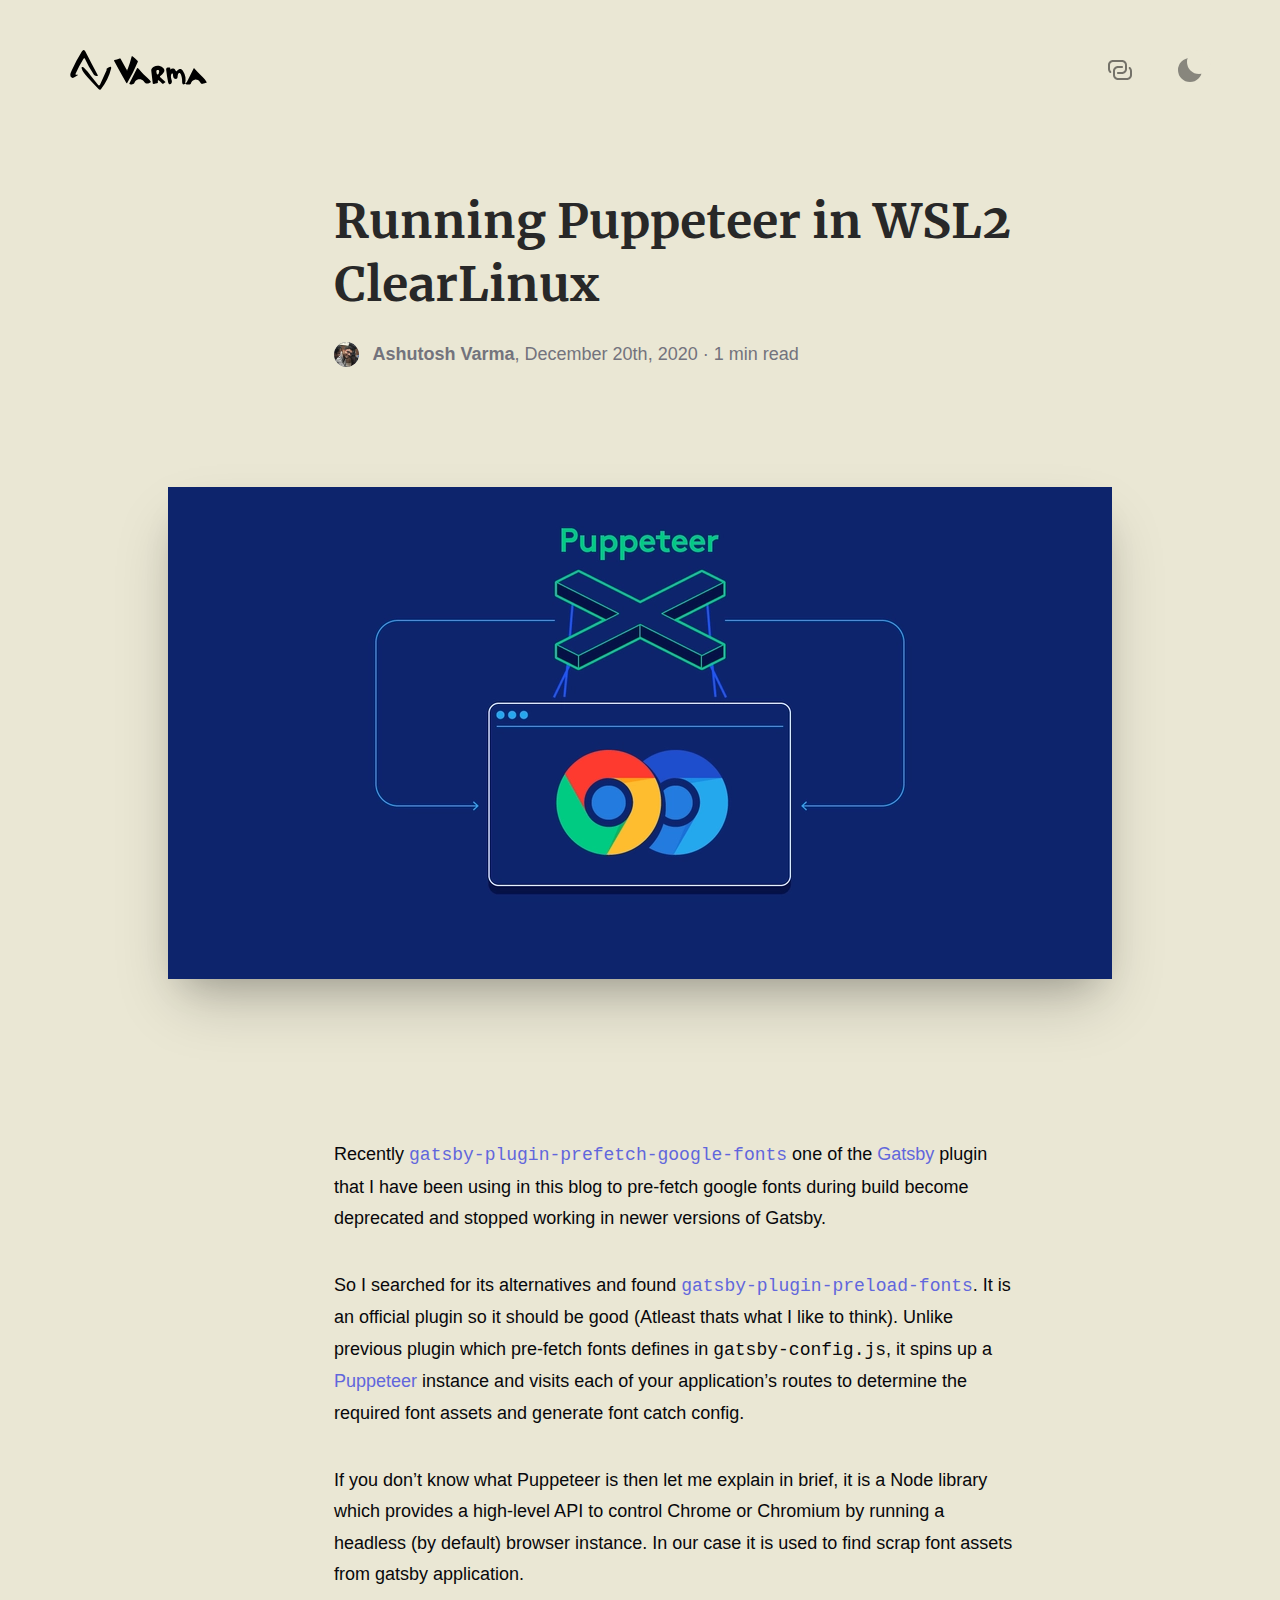
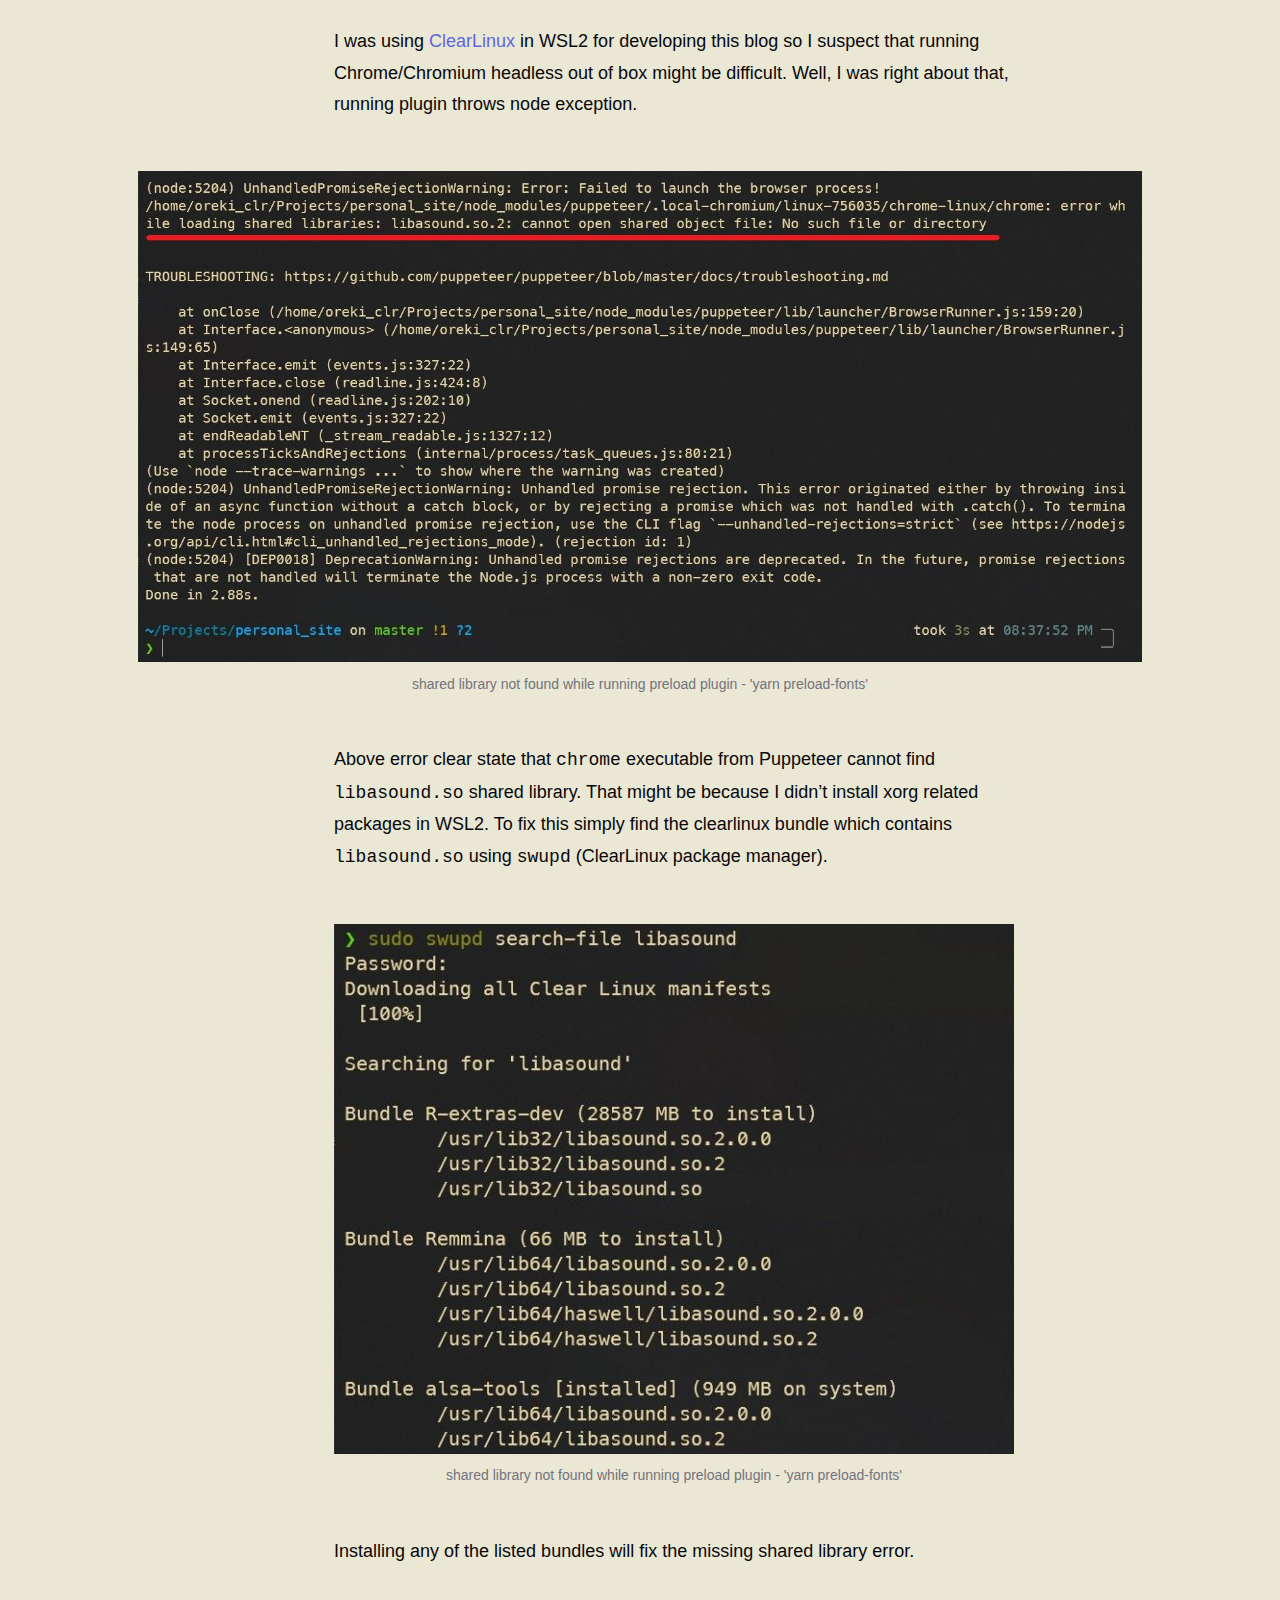
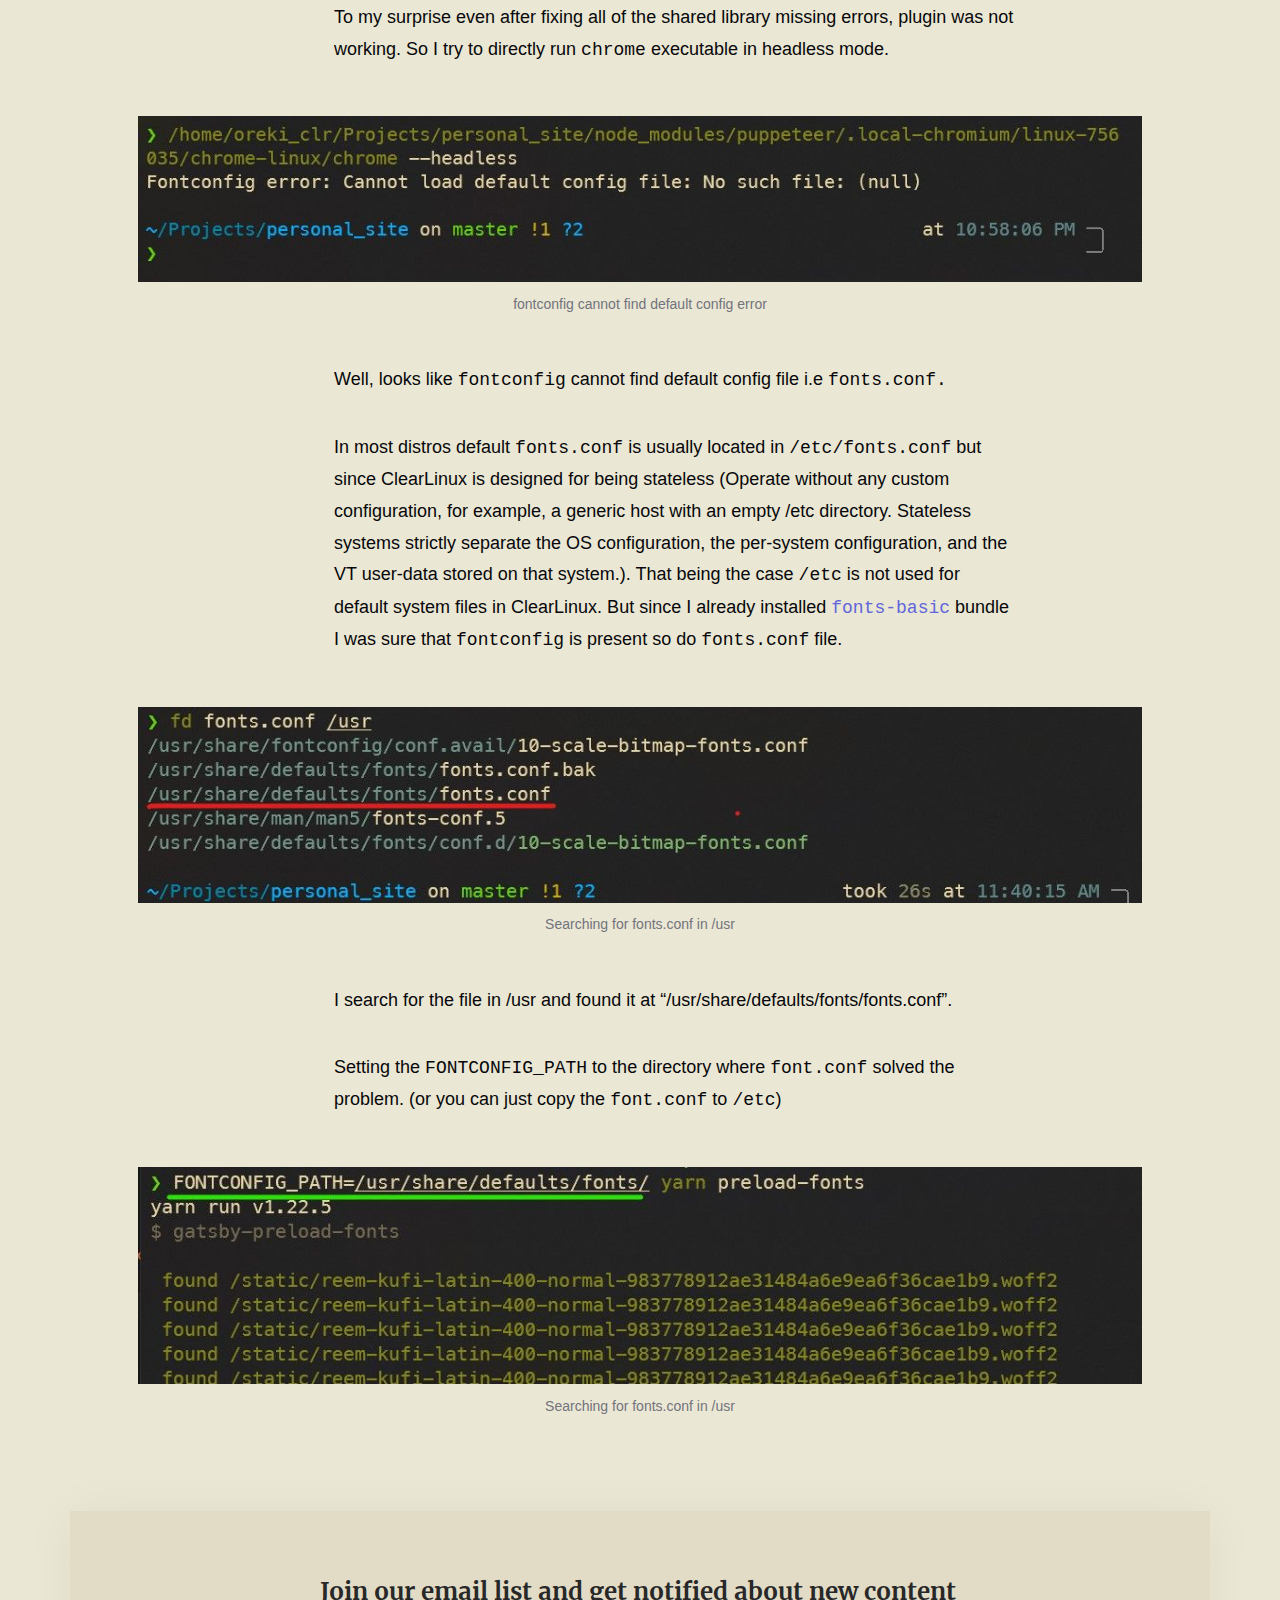
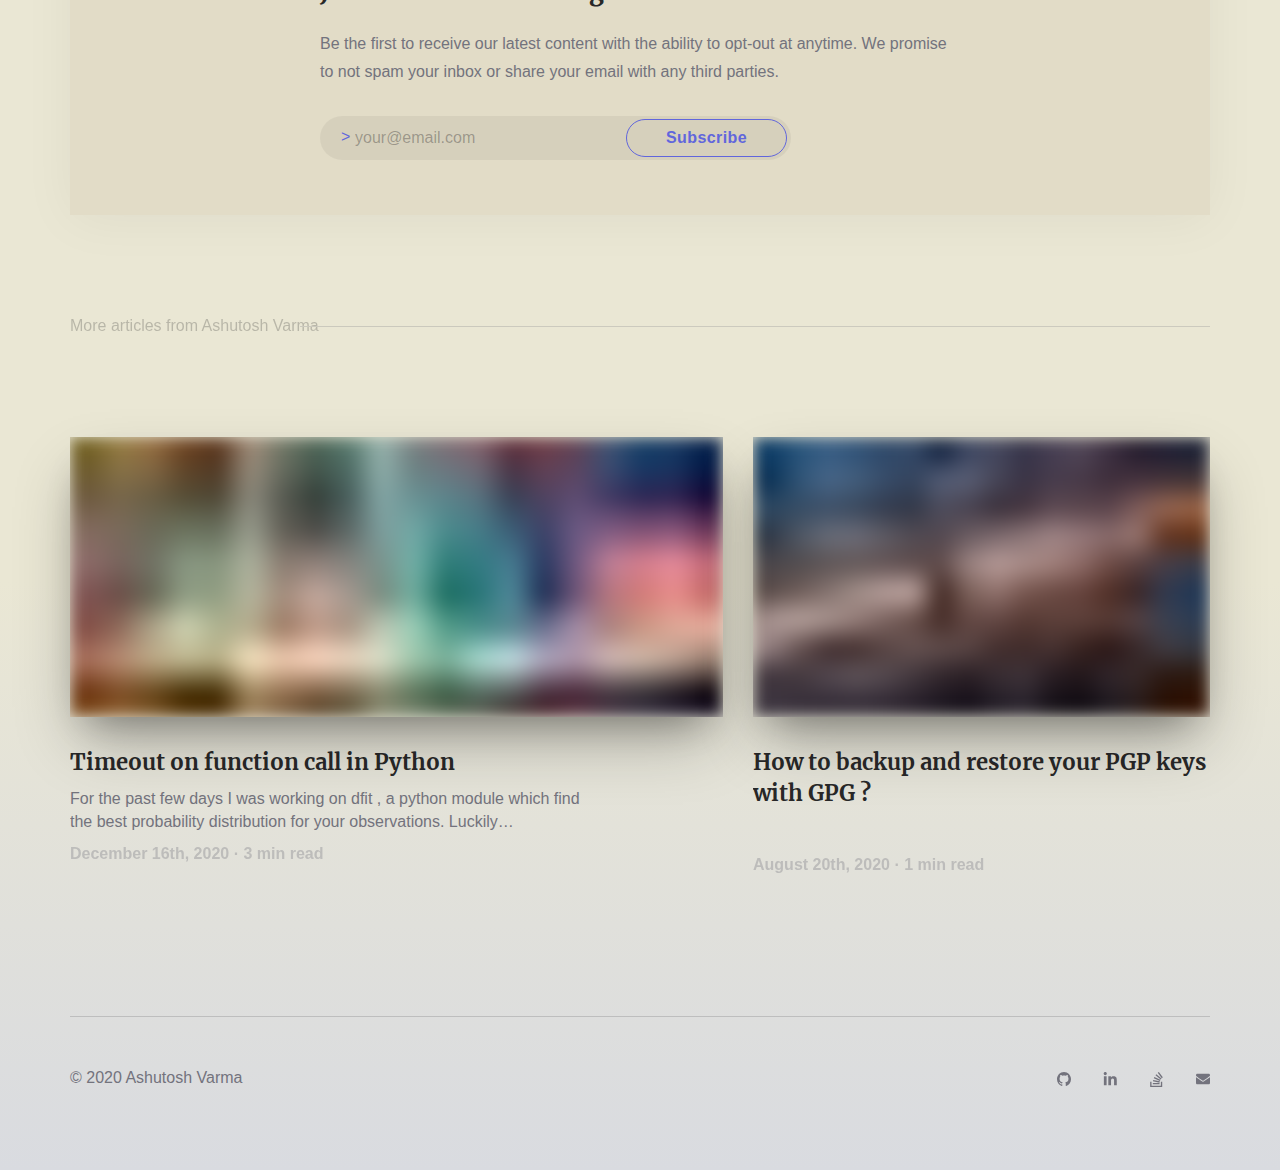
<file: blog/running-puppeteer-in-wsl2-clearlinux/index.html>
<!DOCTYPE html><html lang="en"><head><meta charSet="utf-8"/><meta http-equiv="x-ua-compatible" content="ie=edge"/><meta name="viewport" content="width=device-width, initial-scale=1, shrink-to-fit=no"/><script>document.domain = "ashutoshvarma.github.io"</script><style data-href="/styles.8fb999f5035e9ffb7161.css">@font-face{font-family:Merriweather;font-style:normal;font-display:swap;font-weight:300;src:local("Merriweather Light "),local("Merriweather-Light"),url(/static/merriweather-latin-300-b1158cfcd4aacb9d8fb61625e37af46a.woff2) format("woff2"),url(/static/merriweather-latin-300-cc7de05e166e90320d7d896e0f72a19d.woff) format("woff")}@font-face{font-family:Merriweather;font-style:italic;font-display:swap;font-weight:300;src:local("Merriweather Light italic"),local("Merriweather-Lightitalic"),url(/static/merriweather-latin-300italic-8fe52a48089d6ebe46db0b8e7cc66263.woff2) format("woff2"),url(/static/merriweather-latin-300italic-e1331f5397c2a673f9d3765138debdb5.woff) format("woff")}@font-face{font-family:Merriweather;font-style:normal;font-display:swap;font-weight:400;src:local("Merriweather Regular "),local("Merriweather-Regular"),url(/static/merriweather-latin-400-8276fdb72ae8f4714d4e6eba704cc39f.woff2) format("woff2"),url(/static/merriweather-latin-400-69f09800f4f6479d06e44eba837df872.woff) format("woff")}@font-face{font-family:Merriweather;font-style:italic;font-display:swap;font-weight:400;src:local("Merriweather Regular italic"),local("Merriweather-Regularitalic"),url(/static/merriweather-latin-400italic-3a9be9ea9f7aa4af6de7307df21d9fc0.woff2) format("woff2"),url(/static/merriweather-latin-400italic-d76079ed7541a433a54f79316de086e9.woff) format("woff")}@font-face{font-family:Merriweather;font-style:normal;font-display:swap;font-weight:700;src:local("Merriweather Bold "),local("Merriweather-Bold"),url(/static/merriweather-latin-700-fa534be7ffa380e39a7f6e03bf9a5e03.woff2) format("woff2"),url(/static/merriweather-latin-700-ba56ea84b8084b7ff9677f50d3cd81bd.woff) format("woff")}@font-face{font-family:Merriweather;font-style:italic;font-display:swap;font-weight:700;src:local("Merriweather Bold italic"),local("Merriweather-Bolditalic"),url(/static/merriweather-latin-700italic-1ef5edaaa20ae53ea50399884c5e48c6.woff2) format("woff2"),url(/static/merriweather-latin-700italic-534bc9e7ce93c73d73426e46acd78092.woff) format("woff")}@font-face{font-family:Merriweather;font-style:normal;font-display:swap;font-weight:900;src:local("Merriweather Black "),local("Merriweather-Black"),url(/static/merriweather-latin-900-7528fb70e8a4a82c7305e72ff43ac25f.woff2) format("woff2"),url(/static/merriweather-latin-900-3799b6e2f5ed3fcccf9d7a708d7419fa.woff) format("woff")}@font-face{font-family:Merriweather;font-style:italic;font-display:swap;font-weight:900;src:local("Merriweather Black italic"),local("Merriweather-Blackitalic"),url(/static/merriweather-latin-900italic-e1b4d2aaa78e12ad84aaf8a56321e4c2.woff2) format("woff2"),url(/static/merriweather-latin-900italic-2ae22f731b3424e8dbb4b37f7ca6e708.woff) format("woff")}@font-face{font-family:Reem Kufi;font-style:normal;font-display:swap;font-weight:400;src:url([data-uri]) format("woff2"),url(/static/reem-kufi-all-400-normal-a2c9bce054790341f87c0b79562dbbf9.woff) format("woff");unicode-range:U+06??,U+200c-200e,U+2010-2011,U+204f,U+2e41,U+fb50-fdff,U+fe80-fefc}@font-face{font-family:Reem Kufi;font-style:normal;font-display:swap;font-weight:400;src:url(/static/reem-kufi-latin-400-normal-983778912ae31484a6e9ea6f36cae1b9.woff2) format("woff2"),url(/static/reem-kufi-all-400-normal-a2c9bce054790341f87c0b79562dbbf9.woff) format("woff");unicode-range:U+00??,U+0131,U+0152-0153,U+02bb-02bc,U+02c6,U+02da,U+02dc,U+2000-206f,U+2074,U+20ac,U+2122,U+2191,U+2193,U+2212,U+2215,U+feff,U+fffd}[data-rmiz-wrap=hidden],[data-rmiz-wrap=visible]{position:relative;display:inline-flex;align-items:flex-start}[data-rmiz-wrap=hidden]{visibility:hidden}[data-rmiz-overlay]{position:fixed;top:0;right:0;bottom:0;left:0;width:100%;height:100%;transition-property:background-color}[data-rmiz-btn-close],[data-rmiz-btn-open]{position:absolute;top:0;right:0;bottom:0;left:0;width:100%;height:100%;margin:0;padding:0;border:none;border-radius:0;font:inherit;color:inherit;background:none;-webkit-appearance:none;-moz-appearance:none;appearance:none}[data-rmiz-btn-open]{cursor:zoom-in}[data-rmiz-btn-close]{cursor:zoom-out}[data-rmiz-modal-content]{position:absolute;transition-property:transform;transform-origin:center center}</style><meta name="generator" content="Gatsby 2.24.47"/><title data-react-helmet="true">Running Puppeteer in WSL2 ClearLinux</title><meta data-react-helmet="true" charSet="utf-8"/><meta data-react-helmet="true" http-equiv="X-UA-Compatible" content="IE=edge"/><meta data-react-helmet="true" name="viewport" content="width=device-width, initial-scale=1"/><meta data-react-helmet="true" name="theme-color" content="#fff"/><meta data-react-helmet="true" itemProp="name" content="Running Puppeteer in WSL2 ClearLinux"/><meta data-react-helmet="true" itemProp="description" content="Recently
 gatsby-plugin-prefetch-google-fonts 
one of the  Gatsby  plugin that I have been 
using in this blog to pre-fetch google fonts…"/><meta data-react-helmet="true" itemProp="image" content="https://ashutoshvarma.github.io/static/c6348903d9f5190255cace7363ef2931/9000d/hero.webp"/><meta data-react-helmet="true" name="description" content="Recently
 gatsby-plugin-prefetch-google-fonts 
one of the  Gatsby  plugin that I have been 
using in this blog to pre-fetch google fonts…"/><meta data-react-helmet="true" name="twitter:card" content="summary_large_image"/><meta data-react-helmet="true" name="twitter:site" content="Ashutosh Varma"/><meta data-react-helmet="true" name="twitter:title" content="Running Puppeteer in WSL2 ClearLinux"/><meta data-react-helmet="true" name="twitter:description" content="Recently
 gatsby-plugin-prefetch-google-fonts 
one of the  Gatsby  plugin that I have been 
using in this blog to pre-fetch google fonts…"/><meta data-react-helmet="true" name="twitter:creator"/><meta data-react-helmet="true" name="twitter:image" content="https://ashutoshvarma.github.io/static/c6348903d9f5190255cace7363ef2931/9000d/hero.webp"/><meta data-react-helmet="true" property="og:type" content="website"/><meta data-react-helmet="true" property="og:title" content="Running Puppeteer in WSL2 ClearLinux"/><meta data-react-helmet="true" property="og:url" content="https://ashutoshvarma.github.io/blog/running-puppeteer-in-wsl2-clearlinux"/><meta data-react-helmet="true" property="og:image" content="https://ashutoshvarma.github.io/static/c6348903d9f5190255cace7363ef2931/9000d/hero.webp"/><meta data-react-helmet="true" property="og:description" content="Recently
 gatsby-plugin-prefetch-google-fonts 
one of the  Gatsby  plugin that I have been 
using in this blog to pre-fetch google fonts…"/><meta data-react-helmet="true" property="og:site_name" content="Ashutosh Varma"/><meta data-react-helmet="true" name="article:published_time" content="December 20th, 2020"/><meta data-react-helmet="true" name="twitter:label1" value="Reading time"/><meta data-react-helmet="true" name="twitter:data1" value="1 min read"/><script data-react-helmet="true" type="application/ld+json">{"@context":"https://schema.org","@graph":[{"@type":"Organization","@id":"https://ashutoshvarma.github.io/#organization","name":"Ashutosh's Blog","url":"https://ashutoshvarma.github.io","sameAs":["undefined","undefined","undefined","undefined"],"logo":{"@type":"ImageObject","@id":"https://ashutoshvarma.github.io/#logo","inLanguage":"en-US","url":"https://ashutoshvarma.github.io/icons/icon-512x512.png","width":512,"height":512,"caption":"Ashutosh's Blog"},"image":{"@id":"https://ashutoshvarma.github.io/#logo"}},{"@type":"WebSite","@id":"https://ashutoshvarma.github.io/#website","url":"https://ashutoshvarma.github.io","name":"Ashutosh Varma","description":"Ashutosh's Blog","publisher":{"@id":"https://ashutoshvarma.github.io/#organization"},"inLanguage":"en-US"},{"@type":"ImageObject","@id":"https://ashutoshvarma.github.io/blog/running-puppeteer-in-wsl2-clearlinux/#primaryimage","inLanguage":"en-US","url":"https://ashutoshvarma.github.io/static/c6348903d9f5190255cace7363ef2931/9000d/hero.webp","width":1200,"height":628},{"@type":["WebPage"],"@id":"https://ashutoshvarma.github.io/blog/running-puppeteer-in-wsl2-clearlinux/#webpage","url":"https://ashutoshvarma.github.io/blog/running-puppeteer-in-wsl2-clearlinux","name":"Running Puppeteer in WSL2 ClearLinux","isPartOf":{"@id":"https://ashutoshvarma.github.io/#website"},"primaryImageOfPage":{"@id":"https://ashutoshvarma.github.io/blog/running-puppeteer-in-wsl2-clearlinux/#primaryimage"},"datePublished":"2020-12-20T00:00:00.000Z","dateModified":"2020-12-20T00:00:00.000Z","description":"Recently
 gatsby-plugin-prefetch-google-fonts 
one of the  Gatsby  plugin that I have been 
using in this blog to pre-fetch google fonts…","breadcrumb":{"@id":"https://ashutoshvarma.github.io/blog/running-puppeteer-in-wsl2-clearlinux/#breadcrumb"},"inLanguage":"en-US"},{"@type":"BreadcrumbList","@id":"https://ashutoshvarma.github.io/blog/running-puppeteer-in-wsl2-clearlinux/#breadcrumb","itemListElement":[{"@type":"ListItem","position":1,"item":{"@type":"WebPage","@id":"https://ashutoshvarma.github.io","url":"https://ashutoshvarma.github.io","name":"Home"}},{"@type":"ListItem","position":2,"item":{"@type":"WebPage","@id":"https://ashutoshvarma.github.io/blog/running-puppeteer-in-wsl2-clearlinux","url":"https://ashutoshvarma.github.io/blog/running-puppeteer-in-wsl2-clearlinux","name":"Running Puppeteer in WSL2 ClearLinux"}}]},{"@type":"Article","@id":"https://ashutoshvarma.github.io/blog/running-puppeteer-in-wsl2-clearlinux/#article","isPartOf":{"@id":"https://ashutoshvarma.github.io/blog/running-puppeteer-in-wsl2-clearlinux/#webpage"},"author":{"@id":"https://ashutoshvarma.github.io/#/schema/blog/authors/ashutosh-varma"},"headline":"Running Puppeteer in WSL2 ClearLinux","datePublished":"2020-12-20T00:00:00.000Z","dateModified":"2020-12-20T00:00:00.000Z","mainEntityOfPage":{"@id":"https://ashutoshvarma.github.io/blog/running-puppeteer-in-wsl2-clearlinux/#webpage"},"publisher":{"@id":"https://ashutoshvarma.github.io/#organization"},"image":{"@id":"https://ashutoshvarma.github.io/blog/running-puppeteer-in-wsl2-clearlinux/#primaryimage"},"inLanguage":"en-US"},{"@type":["Person"],"@id":"https://ashutoshvarma.github.io/#/schema/blog/authors/ashutosh-varma","name":"Ashutosh Varma","image":{"@type":"ImageObject","@id":"https://ashutoshvarma.github.io/#personlogo","inLanguage":"en-US","caption":"Ashutosh Varma"},"description":"Obsessed with numbers and low level programming stuffs.
","sameAs":["undefined","undefined","undefined","undefined"]}]}</script><link as="font" href="/static/reem-kufi-latin-400-normal-983778912ae31484a6e9ea6f36cae1b9.woff2" rel="preload" crossorigin="anonymous"/><link as="font" href="/static/merriweather-latin-700-fa534be7ffa380e39a7f6e03bf9a5e03.woff2" rel="preload" crossorigin="anonymous"/><link rel="alternate" type="application/rss+xml" href="/rss.xml"/><link rel="icon" href="/favicon-32x32.png?v=8e914270acab21bdadd64eb3043fe420" type="image/png"/><link rel="manifest" href="/manifest.webmanifest"/><meta name="theme-color" content="#fff"/><link rel="apple-touch-icon" sizes="48x48" href="/icons/icon-48x48.png?v=8e914270acab21bdadd64eb3043fe420"/><link rel="apple-touch-icon" sizes="72x72" href="/icons/icon-72x72.png?v=8e914270acab21bdadd64eb3043fe420"/><link rel="apple-touch-icon" sizes="96x96" href="/icons/icon-96x96.png?v=8e914270acab21bdadd64eb3043fe420"/><link rel="apple-touch-icon" sizes="144x144" href="/icons/icon-144x144.png?v=8e914270acab21bdadd64eb3043fe420"/><link rel="apple-touch-icon" sizes="192x192" href="/icons/icon-192x192.png?v=8e914270acab21bdadd64eb3043fe420"/><link rel="apple-touch-icon" sizes="256x256" href="/icons/icon-256x256.png?v=8e914270acab21bdadd64eb3043fe420"/><link rel="apple-touch-icon" sizes="384x384" href="/icons/icon-384x384.png?v=8e914270acab21bdadd64eb3043fe420"/><link rel="apple-touch-icon" sizes="512x512" href="/icons/icon-512x512.png?v=8e914270acab21bdadd64eb3043fe420"/><link rel="preconnect" href="https://www.google-analytics.com"/><link rel="dns-prefetch" href="https://www.google-analytics.com"/><link as="script" rel="preload" href="/webpack-runtime-0146cdcc741cd28b6341.js"/><link as="script" rel="preload" href="/framework-1a1efb3f5c798a012f4a.js"/><link as="script" rel="preload" href="/app-fc8c7cc8e548cfe1f88f.js"/><link as="script" rel="preload" href="/styles-89fd2ae28bdf06750a71.js"/><link as="script" rel="preload" href="/f0e45107-5dcaedf55b8bf28efe29.js"/><link as="script" rel="preload" href="/f7f859cd4bf156c2acc6f46f65ba39cb35d4c0a9-de0826d375bb6da471a5.js"/><link as="script" rel="preload" href="/component---node-modules-narative-gatsby-theme-novela-src-templates-article-template-tsx-5a07a57133e126fd8f96.js"/><link as="fetch" rel="preload" href="/page-data/blog/running-puppeteer-in-wsl2-clearlinux/page-data.json" crossorigin="anonymous"/><link as="fetch" rel="preload" href="/page-data/sq/d/1143375668.json" crossorigin="anonymous"/><link as="fetch" rel="preload" href="/page-data/sq/d/1491088328.json" crossorigin="anonymous"/><link as="fetch" rel="preload" href="/page-data/sq/d/1921650733.json" crossorigin="anonymous"/><link as="fetch" rel="preload" href="/page-data/sq/d/2068910035.json" crossorigin="anonymous"/><link as="fetch" rel="preload" href="/page-data/sq/d/2444214635.json" crossorigin="anonymous"/><link as="fetch" rel="preload" href="/page-data/app-data.json" crossorigin="anonymous"/></head><body><script>(function() { try {
        var mode = localStorage.getItem('theme-ui-color-mode');
        if (!mode) return
        document.body.classList.add('theme-ui-' + mode);
      } catch (e) {} })();</script><div id="___gatsby"><style data-emotion-css="zpj1b">body{--theme-ui-colors-prism-token:var(--theme-ui-colors-prism-token,#fff);--theme-ui-colors-prism-languageJavascript:var(--theme-ui-colors-prism-languageJavascript,#e8696b);--theme-ui-colors-prism-javascript:var(--theme-ui-colors-prism-javascript,#e8696b);--theme-ui-colors-prism-background:var(--theme-ui-colors-prism-background,#292c34);--theme-ui-colors-prism-comment:var(--theme-ui-colors-prism-comment,#5e6a76);--theme-ui-colors-prism-string:var(--theme-ui-colors-prism-string,#a8e2a8);--theme-ui-colors-prism-var:var(--theme-ui-colors-prism-var,#b3bac5);--theme-ui-colors-prism-number:var(--theme-ui-colors-prism-number,#e4854d);--theme-ui-colors-prism-constant:var(--theme-ui-colors-prism-constant,#b3bac5);--theme-ui-colors-prism-plain:var(--theme-ui-colors-prism-plain,#fff);--theme-ui-colors-prism-doctype:var(--theme-ui-colors-prism-doctype,#e8696b);--theme-ui-colors-prism-tag:var(--theme-ui-colors-prism-tag,#e8696b);--theme-ui-colors-prism-keyword:var(--theme-ui-colors-prism-keyword,#d49fd4);--theme-ui-colors-prism-boolean:var(--theme-ui-colors-prism-boolean,#ff5874);--theme-ui-colors-prism-function:var(--theme-ui-colors-prism-function,#5F8DC3);--theme-ui-colors-prism-parameter:var(--theme-ui-colors-prism-parameter,#F9965D);--theme-ui-colors-prism-className:var(--theme-ui-colors-prism-className,#ffcf74);--theme-ui-colors-prism-attrName:var(--theme-ui-colors-prism-attrName,#bf87ba);--theme-ui-colors-prism-attrValue:var(--theme-ui-colors-prism-attrValue,#a8e2a8);--theme-ui-colors-prism-interpolation:var(--theme-ui-colors-prism-interpolation,#fff);--theme-ui-colors-prism-punctuation:var(--theme-ui-colors-prism-punctuation,#5FA8AA);--theme-ui-colors-prism-maybe-class-name:var(--theme-ui-colors-prism-maybe-class-name,#fff);--theme-ui-colors-prism-property:var(--theme-ui-colors-prism-property,#80cbc4);--theme-ui-colors-prism-propertyAccess:var(--theme-ui-colors-prism-propertyAccess,#fff);--theme-ui-colors-prism-namespace:var(--theme-ui-colors-prism-namespace,#b2ccd6);--theme-ui-colors-prism-highlight:var(--theme-ui-colors-prism-highlight,rgba(255,255,255,0.07));--theme-ui-colors-prism-highlightBorder:var(--theme-ui-colors-prism-highlightBorder,#e1bde2);--theme-ui-colors-prism-dom:var(--theme-ui-colors-prism-dom,#5F8DC3);--theme-ui-colors-prism-operator:var(--theme-ui-colors-prism-operator,#5FA8AA);--theme-ui-colors-primary:var(--theme-ui-colors-primary,#282828);--theme-ui-colors-secondary:var(--theme-ui-colors-secondary,#73737D);--theme-ui-colors-grey:var(--theme-ui-colors-grey,#73737D);--theme-ui-colors-background:var(--theme-ui-colors-background,#eae7d4);--theme-ui-colors-accent:var(--theme-ui-colors-accent,#6166DC);--theme-ui-colors-hover:var(--theme-ui-colors-hover,rgba(0,0,0,0.07));--theme-ui-colors-gradient:var(--theme-ui-colors-gradient,linear-gradient(180deg,rgba(217,219,224,0) 0%,#D9DBE0 100%));--theme-ui-colors-articleText:var(--theme-ui-colors-articleText,#08080B);--theme-ui-colors-track:var(--theme-ui-colors-track,rgba(8,8,11,0.3));--theme-ui-colors-progress:var(--theme-ui-colors-progress,#282828);--theme-ui-colors-card:var(--theme-ui-colors-card,#e2dcc7);--theme-ui-colors-error:var(--theme-ui-colors-error,#EE565B);--theme-ui-colors-success:var(--theme-ui-colors-success,#46B17B);--theme-ui-colors-errorBackground:var(--theme-ui-colors-errorBackground,rgba(238,86,91,0.1));--theme-ui-colors-horizontalRule:var(--theme-ui-colors-horizontalRule,rgba(8,8,11,0.15));--theme-ui-colors-inputBackground:var(--theme-ui-colors-inputBackground,rgba(0,0,0,0.05));color:var(--theme-ui-colors-text,undefined);background-color:var(--theme-ui-colors-background,var(--theme-ui-colors-background,#eae7d4));}body.theme-ui-dark{--theme-ui-colors-grey:var(--theme-ui-colors-modes-dark-grey,#a09c92);--theme-ui-colors-primary:var(--theme-ui-colors-modes-dark-primary,#eae7d4);--theme-ui-colors-secondary:var(--theme-ui-colors-modes-dark-secondary,#fff);--theme-ui-colors-accent:var(--theme-ui-colors-modes-dark-accent,#E9DAAC);--theme-ui-colors-background:var(--theme-ui-colors-modes-dark-background,#282828);--theme-ui-colors-hover:var(--theme-ui-colors-modes-dark-hover,rgba(255,255,255,0.07));--theme-ui-colors-gradient:var(--theme-ui-colors-modes-dark-gradient,none);--theme-ui-colors-articleText:var(--theme-ui-colors-modes-dark-articleText,#fff);--theme-ui-colors-track:var(--theme-ui-colors-modes-dark-track,rgba(255,255,255,0.3));--theme-ui-colors-progress:var(--theme-ui-colors-modes-dark-progress,#eae7d4);--theme-ui-colors-card:var(--theme-ui-colors-modes-dark-card,#1D2021);--theme-ui-colors-error:var(--theme-ui-colors-modes-dark-error,#EE565B);--theme-ui-colors-success:var(--theme-ui-colors-modes-dark-success,#46B17B);--theme-ui-colors-errorBackground:var(--theme-ui-colors-modes-dark-errorBackground,rgba(238,86,91,0.1));--theme-ui-colors-horizontalRule:var(--theme-ui-colors-modes-dark-horizontalRule,rgba(255,255,255,0.15));--theme-ui-colors-inputBackground:var(--theme-ui-colors-modes-dark-inputBackground,rgba(255,255,255,0.07));}</style><div style="outline:none" tabindex="-1" id="gatsby-focus-wrapper"><style data-emotion-css="puu4ak">.css-puu4ak{position:relative;background:var(--theme-ui-colors-background,#eae7d4);-webkit-transition:background 0.25s var(--ease-in-out-quad),color 0.25s var(--ease-in-out-quad);transition:background 0.25s var(--ease-in-out-quad),color 0.25s var(--ease-in-out-quad);min-height:100vh;}</style><div class="css-puu4ak e1u54h6q0"><style data-emotion-css="1854q34">:root{--ease-in-quad:cubic-bezier(0.55,0.085,0.68,0.53);--ease-in-quart:cubic-bezier(0.895,0.03,0.685,0.22);--ease-out-quad:cubic-bezier(0.25,0.46,0.45,0.94);--ease-out-quart:cubic-bezier(0.165,0.84,0.44,1);--ease-in-out-quad:cubic-bezier(0.455,0.03,0.515,0.955);--ease-in-out-quart:cubic-bezier(0.77,0,0.175,1);}@font-face{font-family:"-apple-system","BlinkMacSystemFont","San Francisco","Helvetica Neue","Helvetica","Ubuntu","Roboto","Noto","Segoe UI","Arial",sans-serif;font-weight:400;font-style:normal;}*,*:before,*:after{box-sizing:inherit;margin:0;padding:0;font-size:inherit;font-display:block;}:root{-ms-overflow-style:-ms-autohiding-scrollbar;box-sizing:border-box;-webkit-font-smoothing:antialiased;-moz-osx-font-smoothing:grayscale;text-rendering:optimizeLegibility;cursor:default;font-size:0.625rem;line-height:1.4;}body{font-family:"-apple-system","BlinkMacSystemFont","San Francisco","Helvetica Neue","Helvetica","Ubuntu","Roboto","Noto","Segoe UI","Arial",sans-serif;font-size:1.6rem;margin:0;font-weight:400;height:100%;}article{word-break:break-word;}button,a{-webkit-text-decoration:none;text-decoration:none;cursor:pointer;}a:focus{outline:none;}audio,canvas,iframe,img,svg,video{vertical-align:middle;-webkit-align-self:center;-ms-flex-item-align:center;align-self:center;}input,textarea,select,button{font-family:"-apple-system","BlinkMacSystemFont","San Francisco","Helvetica Neue","Helvetica","Ubuntu","Roboto","Noto","Segoe UI","Arial",sans-serif;}.underline{-webkit-text-decoration:underline;text-decoration:underline;}button,input,select,textarea{color:inherit;font-family:inherit;font-style:inherit;font-weight:inherit;}code,kbd,pre,samp{font-family:monospace;}fieldset,button{-webkit-appearance:none;-moz-appearance:none;appearance:none;border:none;outline:none;background:transparent;}table{border-collapse:separate;border-spacing:0;}audio:not([controls]){display:none;}details{display:block;}input:focus,input:active{outline:none;}input[type="number"]{width:auto;}img.Image__Zoom ~ div{background:transparent !important;}body{font-family:'Roboto','-apple-system','BlinkMacSystemFont','San Francisco','Helvetica Neue','Helvetica','Ubuntu','Noto','Segoe UI','Arial',sans-serif;font-size:1.6rem;margin:0;font-weight:400;height:100%;}</style><style data-emotion-css="il8sto">.css-il8sto{width:100%;max-width:1220px;margin:0 auto;padding:0 4rem;}@media (max-width:66.875em){.css-il8sto{max-width:850px;}}@media (max-width:45.9375em){.css-il8sto{padding:0 4rem;max-width:567px;}}@media (max-width:33.75em){.css-il8sto{max-width:100%;}}</style><section class="css-il8sto e9w9r0m0"><style data-emotion-css="ysq45m">.css-ysq45m{position:relative;z-index:100;padding-top:100px;display:-webkit-box;display:-webkit-flex;display:-ms-flexbox;display:flex;-webkit-box-pack:justify;-webkit-justify-content:space-between;-ms-flex-pack:justify;justify-content:space-between;}@media (max-width:80em){.css-ysq45m{padding-top:50px;}}@media screen and (max-height:800px){.css-ysq45m{padding-top:50px;}}</style><div class="css-ysq45m e1q3p6rm1"><style data-emotion-css="dj9cqc">.css-dj9cqc{position:relative;display:-webkit-box;display:-webkit-flex;display:-ms-flexbox;display:flex;-webkit-align-items:center;-webkit-box-align:center;-ms-flex-align:center;align-items:center;left:0;}@media (max-width:80em){.css-dj9cqc{left:0;}}.css-dj9cqc[data-a11y="true"]:focus::after{content:"";position:absolute;left:-10%;top:-30%;width:120%;height:160%;border:2px solid var(--theme-ui-colors-accent,#6166DC);background:rgba(255,255,255,0.01);border-radius:5px;}.css-dj9cqc:hover .e1q3p6rm0{-webkit-transform:translateX(-3px);-ms-transform:translateX(-3px);transform:translateX(-3px);}</style><a data-a11y="false" title="Navigate back to the homepage" aria-label="Navigate back to the homepage" back="false" class="css-dj9cqc e1q3p6rm2" href="/blog"><style data-emotion-css="1ueltw2">.css-1ueltw2 .Logo__Mobile{display:none;}@media (max-width:45.9375em){.css-1ueltw2 .Logo__Desktop{display:none;}.css-1ueltw2 .Logo__Mobile{display:block;}}</style><div class="css-1ueltw2 e18fg6q30"><svg width="137" height="40" viewBox="0.000000 0.000000 1558.491943 455.970398" fill="none" stroke="black" stroke-linecap="round" stroke-linejoin="round" class="Logo__Desktop"><path d="M1167.9 268.4 C1161.3 264.4 1154.0 272.9 1151.8 280.4 C1148.4 292.0 1147.8 304.5 1150.0 316.5 C1152.1 327.2 1156.4 337.3 1158.6 348.0 C1160.8 358.6 1160.7 370.4 1154.7 379.5 C1148.7 388.5 1135.3 393.1 1126.4 386.7 C1119.9 382.0 1117.8 373.5 1116.2 365.6 C1107.1 320.4 1100.0 274.8 1095.0 229.0 C1094.3 223.0 1093.7 216.6 1096.3 211.2 C1099.3 204.9 1106.1 201.1 1112.9 199.8 C1119.8 198.6 1126.8 199.6 1133.7 200.5 C1137.9 201.1 1143.3 202.8 1143.5 207.1 C1143.6 209.9 1141.4 212.1 1140.1 214.6 C1138.8 217.0 1139.4 221.1 1142.2 221.2 C1151.0 212.1 1164.8 208.2 1177.0 211.3 C1189.3 214.4 1199.6 224.5 1202.9 236.7 C1204.1 241.2 1210.1 242.7 1214.4 241.0 C1218.7 239.3 1221.7 235.5 1224.8 232.1 C1233.8 222.5 1246.6 214.9 1259.5 217.3 C1271.0 219.5 1279.6 228.9 1286.3 238.5 C1315.5 280.3 1324.2 335.7 1309.3 384.5 C1312.3 383.7 1315.2 382.8 1318.1 382.0 C1315.0 380.0 1319.1 375.8 1322.2 373.8 C1327.6 370.2 1330.8 364.1 1333.7 358.3 C1358.3 309.2 1383.0 260.2 1407.6 211.2 C1409.6 207.1 1415.7 210.1 1418.9 213.3 C1443.5 239.1 1468.1 264.8 1492.7 290.5 C1498.5 296.6 1504.3 302.6 1510.1 308.7 C1528.0 327.4 1546.2 346.5 1558.5 369.4 C1542.1 374.9 1525.7 380.5 1509.3 386.1 C1502.4 388.4 1494.8 384.5 1489.9 379.2 C1485.0 373.8 1482.0 367.0 1477.8 361.0 C1465.4 343.1 1442.0 333.6 1420.6 337.8 C1399.3 342.0 1381.2 359.6 1376.4 380.9 C1374.5 389.5 1364.2 393.0 1355.5 393.7 C1345.9 394.6 1336.2 393.9 1326.8 391.9 C1317.7 389.9 1307.8 386.7 1299.6 391.1 C1292.4 394.9 1283.0 389.5 1279.5 382.0 C1275.9 374.5 1276.5 365.9 1276.6 357.6 C1277.1 330.3 1272.0 302.8 1261.6 277.5 C1258.5 270.0 1253.2 261.5 1245.1 261.7 C1237.6 261.9 1232.6 269.5 1230.1 276.5 C1227.5 283.6 1225.9 291.1 1225.3 298.7 C1224.8 307.0 1225.2 316.0 1220.4 322.8 C1212.3 334.2 1193.0 331.5 1183.8 320.9 C1174.6 310.2 1172.9 295.1 1172.5 281.1 C1172.4 276.4 1171.9 270.9 1167.9 268.4 " fill="#000" stroke="none"></path><path d="M859.9 378.9 C849.9 373.0 844.5 361.9 836.9 353.1 C822.8 337.0 799.8 329.3 778.8 333.7 C757.9 338.0 739.9 354.3 733.4 374.7 C730.4 384.1 720.9 390.1 711.3 391.8 C701.6 393.5 691.7 391.7 682.1 389.9 C679.3 389.3 676.1 388.4 675.0 385.8 C674.2 383.6 675.3 381.2 676.3 379.1 C704.2 323.5 732.1 268.0 759.9 212.4 C762.3 207.8 768.1 202.4 771.6 206.3 C784.4 219.9 797.1 233.5 809.9 247.2 C827.4 265.9 844.9 284.6 864.0 301.8 C884.1 320.0 906.5 336.9 919.8 360.6 C920.3 361.5 920.8 362.5 920.8 363.6 C920.8 365.7 918.7 367.1 916.9 368.2 C908.2 373.4 899.3 378.7 889.5 381.4 C879.7 384.1 868.7 384.0 859.9 378.9 " fill="#000" stroke="none"></path><path d="M1023.6 302.7 C1022.9 307.3 1026.8 311.3 1030.3 314.4 C1047.2 329.0 1064.0 343.7 1080.8 358.4 C1083.4 360.7 1086.2 363.7 1085.3 367.0 C1084.8 369.2 1082.7 370.6 1080.7 371.9 C1075.7 375.1 1070.6 378.3 1065.6 381.6 C1062.3 383.6 1058.6 385.8 1054.9 385.0 C1052.3 384.5 1050.3 382.7 1048.4 380.9 C1035.2 369.1 1022.1 357.3 1008.9 345.4 C1005.8 342.6 1000.3 345.6 999.1 349.7 C998.0 353.8 999.4 358.1 1000.5 362.2 C1001.6 366.3 1002.1 371.0 999.5 374.3 C997.4 376.8 994.1 377.8 990.9 378.6 C979.3 381.5 967.6 384.1 955.8 386.5 C952.0 387.3 947.7 387.9 944.8 385.4 C942.2 383.3 941.6 379.7 941.3 376.4 C936.1 332.6 930.9 288.8 925.7 245.0 C924.8 237.2 923.9 229.3 925.6 221.7 C928.9 207.3 941.1 196.6 954.2 190.0 C986.8 173.5 1028.9 178.3 1056.9 201.5 C1065.6 208.7 1073.4 218.3 1074.4 229.5 C1075.4 239.2 1071.2 248.7 1066.1 257.1 C1057.3 271.5 1045.4 284.1 1031.4 293.7 C1028.0 296.0 1024.2 298.6 1023.6 302.7 M992.1 228.8 C990.5 229.3 988.9 229.9 987.5 231.0 C982.7 234.6 982.4 241.7 983.1 247.7 C984.1 256.9 986.4 265.8 988.7 274.8 C990.1 280.5 998.7 281.5 1003.4 277.8 C1008.0 274.1 1009.7 267.9 1011.1 262.1 C1012.2 257.6 1013.3 253.1 1014.3 248.5 C1014.9 246.1 1015.5 243.5 1015.3 241.0 C1015.0 236.0 1011.4 231.5 1006.8 229.4 C1002.3 227.3 996.9 227.3 992.1 228.8 " fill="#000" stroke="none"></path><path d="M651.1 225.9 C653.4 225.0 654.5 222.4 655.4 220.2 C673.7 172.6 689.0 123.9 701.3 74.5 C702.5 69.5 710.1 71.6 714.0 74.8 C732.7 89.7 750.6 105.5 767.6 122.2 C769.5 124.0 771.5 126.1 772.1 128.7 C772.6 131.4 771.5 134.0 770.5 136.5 C735.6 218.6 695.4 298.4 650.2 375.3 C649.2 376.9 648.1 378.7 646.2 379.2 C643.2 379.9 640.8 376.8 639.2 374.1 C592.6 292.9 547.3 210.8 503.4 128.1 C501.9 125.3 500.4 122.3 500.5 119.1 C500.5 116.0 502.9 112.6 506.0 112.6 C523.5 112.6 541.0 108.5 556.7 100.8 C561.5 98.4 567.1 95.7 572.0 98.0 C574.9 99.5 576.7 102.6 578.3 105.5 C599.2 143.4 620.1 181.3 641.0 219.2 C643.2 223.1 647.0 227.6 651.1 225.9 M651.8 233.8 C653.3 233.4 654.3 231.6 654.0 230.1 C650.8 232.2 646.4 232.1 643.3 229.9 C644.3 233.2 648.5 235.1 651.6 233.7 " fill="#000" stroke="none"></path><path d="M353.1 445.0 C350.8 447.9 348.4 450.9 344.9 452.4 C336.4 456.0 327.6 448.6 321.3 441.9 C281.2 398.9 241.2 355.9 201.1 312.9 C171.4 281.1 140.6 247.3 130.0 205.0 C128.5 199.0 135.5 193.5 141.7 194.1 C147.9 194.7 153.0 199.2 157.5 203.5 C218.6 261.7 261.6 336.4 319.6 397.7 C321.9 400.1 324.5 402.7 327.8 403.3 C334.8 404.5 339.8 396.9 342.7 390.4 C366.8 337.0 391.0 283.7 415.1 230.3 C416.4 227.4 417.6 223.5 415.3 221.2 C412.3 218.2 416.5 213.4 420.1 211.2 C427.8 206.6 435.4 202.0 443.1 197.4 C450.3 193.1 460.6 189.2 466.0 195.6 C469.7 199.8 468.6 206.2 467.3 211.6 C446.5 296.4 407.3 376.5 353.1 445.0 " fill="#000" stroke="none"></path><path d="M148.8 104.6 C117.3 157.8 88.0 212.4 63.2 269.0 C61.8 272.3 60.4 276.3 62.2 279.4 C64.9 284.1 71.8 282.8 77.0 281.6 C82.2 280.3 89.8 281.1 90.3 286.4 C75.4 296.6 59.6 305.6 43.3 313.3 C38.7 315.5 34.0 317.6 29.0 317.8 C17.3 318.5 7.0 308.9 3.5 297.8 C0.0 286.7 2.0 274.6 5.4 263.5 C8.9 251.9 13.9 240.9 19.0 229.9 C53.1 155.9 91.9 84.0 135.2 14.9 C138.5 9.5 142.4 3.8 148.3 1.9 C154.4 0.0 161.1 2.6 165.8 6.8 C170.4 11.1 173.4 16.8 176.4 22.4 C222.6 110.9 268.9 199.3 315.2 287.8 C316.9 291.1 314.3 295.2 310.9 296.6 C307.5 297.9 303.7 297.2 300.1 296.5 C292.1 295.0 283.8 293.3 277.3 288.4 C272.4 284.7 269.0 279.5 265.6 274.3 C229.0 217.8 196.0 158.8 167.1 98.0 C165.3 94.4 160.1 93.7 156.6 95.6 C153.0 97.5 150.8 101.1 148.8 104.6 " fill="#000" stroke="none"></path></svg><svg version="1.1" width="30" height="31" class="Logo__Mobile" xmlns="http://www.w3.org/2000/svg" viewBox="0.000000 0.000000 532.659424 522.812256" stroke="black" fill="none" stroke-linecap="round" stroke-linejoin="round"><path d="M115.1 319.4 C95.1 332.4 74.1 343.8 52.3 353.5 C44.1 357.1 35.2 360.5 26.5 358.3 C16.9 356.0 10.0 347.2 7.0 337.8 C0.0 315.8 10.3 292.5 20.6 271.9 C65.9 181.6 116.9 94.2 173.3 10.3 C174.4 8.6 175.6 6.8 177.2 5.4 C183.2 0.0 193.1 1.5 199.4 6.5 C205.8 11.6 209.4 19.2 212.7 26.5 C261.4 132.5 311.5 237.9 361.5 343.3 C343.2 344.0 322.9 344.0 309.1 331.8 C303.4 326.8 299.4 320.2 295.6 313.6 C256.4 246.5 221.9 176.5 192.4 104.5 C146.5 174.7 105.0 247.8 68.2 323.1 C82.4 315.3 99.9 313.9 115.1 319.4 " fill="#000" stroke="none"></path><path d="M391.6 415.7 C418.9 361.4 446.1 307.2 473.4 253.0 C465.5 260.3 454.7 264.3 444.0 264.0 C463.6 251.5 483.6 239.7 504.1 228.7 C510.7 225.2 519.1 221.7 525.3 225.9 C532.7 230.8 531.2 241.8 528.7 250.3 C500.8 345.5 453.0 434.9 389.1 510.9 C386.7 513.8 384.1 516.8 380.6 518.4 C370.6 522.8 360.2 513.8 353.0 505.6 C309.9 456.4 267.1 406.9 224.7 357.0 C207.0 336.3 189.3 315.3 175.1 292.0 C161.5 269.8 150.9 244.7 151.2 218.7 C172.9 218.4 190.4 235.8 204.3 252.4 C261.1 320.3 306.1 397.5 364.2 464.2 C374.9 449.0 383.3 432.3 391.6 415.7 " fill="#000" stroke="none"></path></svg></div><style data-emotion-css="10l5b14">.css-10l5b14{position:absolute;display:inline-block;opacity:0;width:0px;height:0px;visibility:hidden;overflow:hidden;}</style><span class="css-10l5b14 e1q3p6rm8">Navigate back to the homepage</span></a><style data-emotion-css="1qdrnpx">.css-1qdrnpx{position:relative;display:-webkit-box;display:-webkit-flex;display:-ms-flexbox;display:flex;-webkit-align-items:center;-webkit-box-align:center;-ms-flex-align:center;align-items:center;}@media (max-width:33.75em){.css-1qdrnpx{right:-5px;}}</style><div class="css-1qdrnpx e1q3p6rm3"><style data-emotion-css="4zc6l3">.css-4zc6l3{opacity:0.5;position:relative;border-radius:5px;width:40px;height:25px;display:-webkit-box;display:-webkit-flex;display:-ms-flexbox;display:flex;-webkit-align-items:center;-webkit-box-align:center;-ms-flex-align:center;align-items:center;-webkit-box-pack:center;-webkit-justify-content:center;-ms-flex-pack:center;justify-content:center;-webkit-transition:opacity 0.3s ease;transition:opacity 0.3s ease;margin-left:30px;}.css-4zc6l3:hover{opacity:1;}.css-4zc6l3[data-a11y="true"]:focus::after{content:"";position:absolute;left:0;top:-30%;width:100%;height:160%;border:2px solid var(--theme-ui-colors-accent,#6166DC);background:rgba(255,255,255,0.01);border-radius:5px;}@media (max-width:45.9375em){.css-4zc6l3{display:-webkit-inline-box;display:-webkit-inline-flex;display:-ms-inline-flexbox;display:inline-flex;-webkit-transform:scale(0.708);-ms-transform:scale(0.708);transform:scale(0.708);margin-left:10px;}.css-4zc6l3:hover{opacity:0.5;}}</style><button data-a11y="false" aria-label="Copy URL to clipboard" title="Copy URL to clipboard" class="css-4zc6l3 e1q3p6rm5"><svg width="24" height="20" viewBox="0 0 24 20" fill="none" xmlns="http://www.w3.org/2000/svg"><path fill-rule="evenodd" clip-rule="evenodd" d="M2 5C2 3.34328 3.34328 2 5 2H14C15.6567 2 17 3.34328 17 5V9C17 10.6567 15.6567 12 14 12H10C9.44771 12 9 12.4477 9 13C9 13.5523 9.44771 14 10 14H14C16.7613 14 19 11.7613 19 9V5C19 2.23872 16.7613 0 14 0H5C2.23872 0 0 2.23872 0 5V9C0 10.4938 0.656313 11.8361 1.6935 12.7509C2.10768 13.1163 2.73961 13.0767 3.10494 12.6625C3.47028 12.2483 3.43068 11.6164 3.0165 11.2511C2.39169 10.6999 2 9.89621 2 9V5ZM7 11C7 9.34328 8.34328 8 10 8H14C14.5523 8 15 7.55228 15 7C15 6.44772 14.5523 6 14 6H10C7.23872 6 5 8.23872 5 11V15C5 17.7613 7.23872 20 10 20H19C21.7613 20 24 17.7613 24 15V11C24 9.50621 23.3437 8.16393 22.3065 7.24906C21.8923 6.88372 21.2604 6.92332 20.8951 7.3375C20.5297 7.75168 20.5693 8.38361 20.9835 8.74894C21.6083 9.30007 22 10.1038 22 11V15C22 16.6567 20.6567 18 19 18H10C8.34328 18 7 16.6567 7 15V11Z" fill="#000"></path></svg><style data-emotion-css="16kvgc5">.css-16kvgc5{position:absolute;padding:4px 13px;background:rgba(0,0,0,0.1);color:#000;border-radius:5px;font-size:14px;top:-35px;opacity:0;-webkit-transform:none;-ms-transform:none;transform:none;-webkit-transition:-webkit-transform 0.3s ease-in-out,opacity 0.3s ease-in-out;-webkit-transition:transform 0.3s ease-in-out,opacity 0.3s ease-in-out;transition:transform 0.3s ease-in-out,opacity 0.3s ease-in-out;}.css-16kvgc5::after{content:"";position:absolute;left:0;right:0;bottom:-6px;margin:0 auto;width:0;height:0;border-left:6px solid transparent;border-right:6px solid transparent;border-top:6px solid rgba(0,0,0,0.1);}</style><div class="css-16kvgc5 e1q3p6rm4">Copied</div></button><button data-a11y="false" aria-label="Activate dark mode" title="Activate dark mode" class="css-4zc6l3 e1q3p6rm5"><style data-emotion-css="spdc3q">.css-spdc3q{position:relative;width:24px;height:24px;border-radius:50%;border:2px solid var(--theme-ui-colors-primary,#282828);background:var(--theme-ui-colors-primary,#282828);-webkit-transform:scale(1);-ms-transform:scale(1);transform:scale(1);-webkit-transition:all 0.45s ease;transition:all 0.45s ease;overflow:hidden;}.css-spdc3q::before{content:"";position:absolute;right:-9px;top:-9px;height:24px;width:24px;border:2px solid var(--theme-ui-colors-primary,#282828);border-radius:50%;-webkit-transform:translate(0,0);-ms-transform:translate(0,0);transform:translate(0,0);opacity:1;-webkit-transition:-webkit-transform 0.45s ease;-webkit-transition:transform 0.45s ease;transition:transform 0.45s ease;}.css-spdc3q::after{content:"";width:8px;height:8px;border-radius:50%;margin:-4px 0 0 -4px;position:absolute;top:50%;left:50%;box-shadow:0 -23px 0 var(--theme-ui-colors-primary,#282828),0 23px 0 var(--theme-ui-colors-primary,#282828),23px 0 0 var(--theme-ui-colors-primary,#282828),-23px 0 0 var(--theme-ui-colors-primary,#282828),15px 15px 0 var(--theme-ui-colors-primary,#282828),-15px 15px 0 var(--theme-ui-colors-primary,#282828),15px -15px 0 var(--theme-ui-colors-primary,#282828),-15px -15px 0 var(--theme-ui-colors-primary,#282828);-webkit-transform:scale(0);-ms-transform:scale(0);transform:scale(0);-webkit-transition:all 0.35s ease;transition:all 0.35s ease;}@media (max-width:45.9375em){.css-spdc3q::after{-webkit-transform:scale(0);-ms-transform:scale(0);transform:scale(0);}}</style><div class="css-spdc3q e1q3p6rm6"></div><style data-emotion-css="10f20t9">.css-10f20t9{position:absolute;right:-1px;top:-8px;height:24px;width:24px;border-radius:50%;border:0;background:var(--theme-ui-colors-background,#eae7d4);-webkit-transform:translate(0,0);-ms-transform:translate(0,0);transform:translate(0,0);opacity:1;-webkit-transition:background 0.25s var(--ease-in-out-quad),color 0.25s var(--ease-in-out-quad),-webkit-transform 0.45s ease;-webkit-transition:background 0.25s var(--ease-in-out-quad),color 0.25s var(--ease-in-out-quad),transform 0.45s ease;transition:background 0.25s var(--ease-in-out-quad),color 0.25s var(--ease-in-out-quad),transform 0.45s ease;}</style><div class="css-10f20t9 e1q3p6rm7"></div></button></div></div></section><style data-emotion-css="n15mc7">@media (max-width:33.75em){.css-n15mc7::before{content:"";width:100%;height:20px;background:var(--theme-ui-colors-primary,#282828);position:absolute;left:0;top:0;-webkit-transition:background 0.25s var(--ease-in-out-quad),color 0.25s var(--ease-in-out-quad);transition:background 0.25s var(--ease-in-out-quad),color 0.25s var(--ease-in-out-quad);}.css-n15mc7::after{content:"";width:100%;height:10px;background:var(--theme-ui-colors-background,#eae7d4);position:absolute;left:0;top:10px;border-top-left-radius:25px;border-top-right-radius:25px;-webkit-transition:background 0.25s var(--ease-in-out-quad),color 0.25s var(--ease-in-out-quad);transition:background 0.25s var(--ease-in-out-quad),color 0.25s var(--ease-in-out-quad);}}</style><div class="css-n15mc7 e1oyruom0"><style data-emotion-css="1ito37z">.css-1ito37z{position:relative;z-index:10;margin:100px auto 120px;padding-left:68px;max-width:749px;}@media (max-width:66.875em){.css-1ito37z{padding-left:53px;max-width:calc(507px + 53px);margin:100px auto 70px;}}@media (max-width:45.9375em){.css-1ito37z{padding-left:0;margin:100px auto 70px;max-width:480px;}}@media (max-width:33.75em){.css-1ito37z{margin:170px auto 180px;padding:0 40px;}}@media screen and (max-height:700px){.css-1ito37z{margin:100px auto;}}</style><header class="css-1ito37z e1oyruom2"><style data-emotion-css="1mdhsdz">.css-1mdhsdz{word-break:keep-all;font-size:52px;line-height:1.15;font-weight:bold;color:var(--theme-ui-colors-primary,#282828);font-family:'Merriweather',Georgia,Serif;font-size:48px;font-family:'Merriweather',Georgia,Serif;margin-bottom:25px;font-weight:bold;line-height:1.32;}@media (max-width:66.875em){.css-1mdhsdz{font-size:38px;line-height:1.2;}}@media (max-width:33.75em){.css-1mdhsdz{font-size:32px;line-height:1.3;}}@media (max-width:45.9375em){.css-1mdhsdz{margin-bottom:20px;font-size:36px;}}@media (max-width:33.75em){.css-1mdhsdz{font-size:32px;}}</style><h1 class="css-1mdhsdz e1oyruom3">Running Puppeteer in WSL2 ClearLinux</h1><style data-emotion-css="sdvpri">.css-sdvpri{position:relative;display:-webkit-box;display:-webkit-flex;display:-ms-flexbox;display:flex;font-size:18px;color:var(--theme-ui-colors-grey,#73737D);}@media (max-width:33.75em){.css-sdvpri{font-size:14px;-webkit-flex-direction:column;-ms-flex-direction:column;flex-direction:column;}.css-sdvpri strong{display:block;font-weight:500;margin-bottom:5px;}}</style><div class="css-sdvpri e1oyruom4"><style data-emotion-css="11h4c59">.css-11h4c59{display:-webkit-box;display:-webkit-flex;display:-ms-flexbox;display:flex;-webkit-align-items:center;-webkit-box-align:center;-ms-flex-align:center;align-items:center;color:inherit;}.css-11h4c59 strong{-webkit-transition:background 0.25s var(--ease-in-out-quad),color 0.25s var(--ease-in-out-quad);transition:background 0.25s var(--ease-in-out-quad),color 0.25s var(--ease-in-out-quad);}.css-11h4c59:hover strong{color:var(--theme-ui-colors-primary,#282828);}</style><a class="css-11h4c59 e6hdldi2" href="/blog/authors/ashutosh-varma"><style data-emotion-css="u1pf06">.css-u1pf06{height:25px;width:25px;border-radius:50%;margin-right:14px;background:var(--theme-ui-colors-grey,#73737D);overflow:hidden;}.css-u1pf06 .gatsby-image-wrapper > div{padding-bottom:100% !important;}@media (max-width:33.75em){.css-u1pf06{display:none;}}</style><div class="css-u1pf06 e6hdldi0"><style data-emotion-css="uodor8">.css-uodor8{border-radius:50%;}</style><style data-emotion-css="1qspsgn">.css-1qspsgn{border-radius:50%;}.css-1qspsgn > img{-webkit-filter:blur(8px);filter:blur(8px);}</style><div class="e6hdldi1 css-1qspsgn e13158qv0 gatsby-image-wrapper" style="position:relative;overflow:hidden"><div aria-hidden="true" style="width:100%;padding-bottom:100%"></div><img aria-hidden="true" src="[data-uri]" alt="" style="position:absolute;top:0;left:0;width:100%;height:100%;object-fit:cover;object-position:center;opacity:1;transition-delay:500ms"/><noscript><picture><source type='image/webp' srcset="/static/d5a0fb6f6024d249f97d87f311c8c671/58718/ashutoshvarma.webp 13w,
/static/d5a0fb6f6024d249f97d87f311c8c671/74aad/ashutoshvarma.webp 25w,
/static/d5a0fb6f6024d249f97d87f311c8c671/e7b2c/ashutoshvarma.webp 50w,
/static/d5a0fb6f6024d249f97d87f311c8c671/ed320/ashutoshvarma.webp 75w,
/static/d5a0fb6f6024d249f97d87f311c8c671/66016/ashutoshvarma.webp 100w,
/static/d5a0fb6f6024d249f97d87f311c8c671/0e2f9/ashutoshvarma.webp 590w" sizes="(max-width: 50px) 100vw, 50px" /><source srcset="/static/d5a0fb6f6024d249f97d87f311c8c671/afb2b/ashutoshvarma.jpg 13w,
/static/d5a0fb6f6024d249f97d87f311c8c671/7c20e/ashutoshvarma.jpg 25w,
/static/d5a0fb6f6024d249f97d87f311c8c671/fa1ea/ashutoshvarma.jpg 50w,
/static/d5a0fb6f6024d249f97d87f311c8c671/03612/ashutoshvarma.jpg 75w,
/static/d5a0fb6f6024d249f97d87f311c8c671/61cdf/ashutoshvarma.jpg 100w,
/static/d5a0fb6f6024d249f97d87f311c8c671/595c2/ashutoshvarma.jpg 590w" sizes="(max-width: 50px) 100vw, 50px" /><img loading="lazy" sizes="(max-width: 50px) 100vw, 50px" srcset="/static/d5a0fb6f6024d249f97d87f311c8c671/afb2b/ashutoshvarma.jpg 13w,
/static/d5a0fb6f6024d249f97d87f311c8c671/7c20e/ashutoshvarma.jpg 25w,
/static/d5a0fb6f6024d249f97d87f311c8c671/fa1ea/ashutoshvarma.jpg 50w,
/static/d5a0fb6f6024d249f97d87f311c8c671/03612/ashutoshvarma.jpg 75w,
/static/d5a0fb6f6024d249f97d87f311c8c671/61cdf/ashutoshvarma.jpg 100w,
/static/d5a0fb6f6024d249f97d87f311c8c671/595c2/ashutoshvarma.jpg 590w" src="/static/d5a0fb6f6024d249f97d87f311c8c671/fa1ea/ashutoshvarma.jpg" alt="" style="position:absolute;top:0;left:0;opacity:1;width:100%;height:100%;object-fit:cover;object-position:center"/></picture></noscript></div></div><strong>Ashutosh Varma</strong><style data-emotion-css="sjizha">@media (max-width:33.75em){.css-sjizha{display:none;}}</style><span class="css-sjizha e6hdldi13">, </span></a><style data-emotion-css="1d64qrg">.css-1d64qrg{margin-left:0;}@media (max-width:33.75em){.css-1d64qrg{margin-left:0;}}</style><div class="css-1d64qrg e1oyruom1">December 20th, 2020<!-- --> · <!-- -->1<!-- --> min read</div></div></header><style data-emotion-css="15rikwz">.css-15rikwz{position:relative;z-index:1;width:100%;max-width:944px;overflow:hidden;margin:0 auto;box-shadow:0 30px 60px -10px rgba(0,0,0,0.2),0 18px 36px -18px rgba(0,0,0,0.22);}@media (max-width:45.9375em){.css-15rikwz{max-width:100%;}}@media (max-width:33.75em){.css-15rikwz{margin:0 auto;width:calc(100vw - 40px);height:220px;}.css-15rikwz > div{height:220px;}}</style><div id="ArticleImage__Hero" class="css-15rikwz e1oyruom5"><style data-emotion-css="133qvua">.css-133qvua > img{-webkit-filter:blur(8px);filter:blur(8px);}</style><div class="css-133qvua e13158qv0 gatsby-image-wrapper" style="position:relative;overflow:hidden"><div aria-hidden="true" style="width:100%;padding-bottom:52.11864406779661%"></div><img aria-hidden="true" src="[data-uri]" alt="" style="position:absolute;top:0;left:0;width:100%;height:100%;object-fit:cover;object-position:center;opacity:1;transition-delay:500ms"/><noscript><picture><source type='image/webp' srcset="/static/c6348903d9f5190255cace7363ef2931/77392/hero.webp 236w,
/static/c6348903d9f5190255cace7363ef2931/1f177/hero.webp 472w,
/static/c6348903d9f5190255cace7363ef2931/99fbb/hero.webp 944w,
/static/c6348903d9f5190255cace7363ef2931/4a492/hero.webp 1416w,
/static/c6348903d9f5190255cace7363ef2931/52864/hero.webp 1720w" sizes="(max-width: 944px) 100vw, 944px" /><source srcset="/static/c6348903d9f5190255cace7363ef2931/77392/hero.webp 236w,
/static/c6348903d9f5190255cace7363ef2931/1f177/hero.webp 472w,
/static/c6348903d9f5190255cace7363ef2931/99fbb/hero.webp 944w,
/static/c6348903d9f5190255cace7363ef2931/4a492/hero.webp 1416w,
/static/c6348903d9f5190255cace7363ef2931/52864/hero.webp 1720w" sizes="(max-width: 944px) 100vw, 944px" /><img loading="lazy" sizes="(max-width: 944px) 100vw, 944px" srcset="/static/c6348903d9f5190255cace7363ef2931/77392/hero.webp 236w,
/static/c6348903d9f5190255cace7363ef2931/1f177/hero.webp 472w,
/static/c6348903d9f5190255cace7363ef2931/99fbb/hero.webp 944w,
/static/c6348903d9f5190255cace7363ef2931/4a492/hero.webp 1416w,
/static/c6348903d9f5190255cace7363ef2931/52864/hero.webp 1720w" src="/static/c6348903d9f5190255cace7363ef2931/99fbb/hero.webp" alt="" style="position:absolute;top:0;left:0;opacity:1;width:100%;height:100%;object-fit:cover;object-position:center"/></picture></noscript></div></div></div><style data-emotion-css="145b7r6">.css-145b7r6{display:-webkit-box;display:-webkit-flex;display:-ms-flexbox;display:flex;margin:0 auto;max-width:1140px;}@media (max-width:80em){.css-145b7r6{display:none;}}</style><aside class="css-145b7r6 eb5z70c0"><style data-emotion-css="18dj233">.css-18dj233{position:absolute;display:-webkit-box;display:-webkit-flex;display:-ms-flexbox;display:flex;-webkit-transform:translateY(0px);-ms-transform:translateY(0px);transform:translateY(0px);top:0px;-webkit-align-items:flex-start;-webkit-box-align:flex-start;-ms-flex-align:flex-start;align-items:flex-start;height:100vh;z-index:3;opacity:0;visibility:hidden;-webkit-transition:opacity 0.2s linear,visibility 0.4s linear;transition:opacity 0.2s linear,visibility 0.4s linear;}</style><div class="css-18dj233 eb5z70c1"><div><style data-emotion-css="155spwp">.css-155spwp{-webkit-user-select:initial;-moz-user-select:initial;-ms-user-select:initial;user-select:initial;pointer-events:initial;opacity:1;-webkit-transition:opacity 0.25s;transition:opacity 0.25s;}</style><div class="css-155spwp e1fnsvio0"><style data-emotion-css="1elne8e">.css-1elne8e{position:relative;outline:none;-webkit-user-select:none;-moz-user-select:none;-ms-user-select:none;user-select:none;}</style><div tabindex="-1" class="css-1elne8e ewxdfzj0"><style data-emotion-css="iefrkk">.css-iefrkk{position:relative;display:-webkit-box;display:-webkit-flex;display:-ms-flexbox;display:flex;-webkit-flex-direction:column;-ms-flex-direction:column;flex-direction:column;height:calc(88vh - 40px);max-height:425px;width:1px;background-color:var(--theme-ui-colors-track,rgba(8,8,11,0.3));opacity:0.6;overflow:hidden;}</style><div aria-hidden="true" class="css-iefrkk ewxdfzj1"><style data-emotion-css="a02xno">.css-a02xno{position:absolute;height:100%;top:-100%;width:1px;background-color:var(--theme-ui-colors-progress,#282828);left:0;}</style><div style="transform:translateY(0%)" class="css-a02xno ewxdfzj2"></div></div></div></div></div></div></aside><style data-emotion-css="19mic43">.css-19mic43{position:relative;padding-top:60px;-webkit-transition:background 0.2s linear;transition:background 0.2s linear;text-align:center;}@media (min-width:33.8125em){.css-19mic43{display:none;}}</style><div class="css-19mic43 eih7p4r0"><style data-emotion-css="gmuwbf">.css-gmuwbf{display:-webkit-box;display:-webkit-flex;display:-ms-flexbox;display:flex;-webkit-align-items:center;-webkit-box-align:center;-ms-flex-align:center;align-items:center;-webkit-box-pack:center;-webkit-justify-content:center;-ms-flex-pack:center;justify-content:center;}</style><div class="css-gmuwbf e1d5uww60"><style data-emotion-css="1yxfb37">.css-1yxfb37{opacity:0.5;position:relative;z-index:200000000;border-radius:5px;width:40px;height:25px;display:-webkit-box;display:-webkit-flex;display:-ms-flexbox;display:flex;-webkit-align-items:center;-webkit-box-align:center;-ms-flex-align:center;align-items:center;-webkit-box-pack:center;-webkit-justify-content:center;-ms-flex-pack:center;justify-content:center;-webkit-transition:opacity 0.3s ease;transition:opacity 0.3s ease;margin-left:30px;}.css-1yxfb37:hover{opacity:1;}@media (max-width:45.9375em){.css-1yxfb37{display:-webkit-inline-box;display:-webkit-inline-flex;display:-ms-inline-flexbox;display:inline-flex;-webkit-transform:scale(0.9);-ms-transform:scale(0.9);transform:scale(0.9);margin:0 15px;}.css-1yxfb37:hover{opacity:0.5;}}</style><button data-a11y="false" aria-label="Copy URL to clipboard" class="css-1yxfb37 e1d5uww62"><svg width="24" height="20" viewBox="0 0 24 20" fill="none" xmlns="http://www.w3.org/2000/svg"><path fill-rule="evenodd" clip-rule="evenodd" d="M2 5C2 3.34328 3.34328 2 5 2H14C15.6567 2 17 3.34328 17 5V9C17 10.6567 15.6567 12 14 12H10C9.44771 12 9 12.4477 9 13C9 13.5523 9.44771 14 10 14H14C16.7613 14 19 11.7613 19 9V5C19 2.23872 16.7613 0 14 0H5C2.23872 0 0 2.23872 0 5V9C0 10.4938 0.656313 11.8361 1.6935 12.7509C2.10768 13.1163 2.73961 13.0767 3.10494 12.6625C3.47028 12.2483 3.43068 11.6164 3.0165 11.2511C2.39169 10.6999 2 9.89621 2 9V5ZM7 11C7 9.34328 8.34328 8 10 8H14C14.5523 8 15 7.55228 15 7C15 6.44772 14.5523 6 14 6H10C7.23872 6 5 8.23872 5 11V15C5 17.7613 7.23872 20 10 20H19C21.7613 20 24 17.7613 24 15V11C24 9.50621 23.3437 8.16393 22.3065 7.24906C21.8923 6.88372 21.2604 6.92332 20.8951 7.3375C20.5297 7.75168 20.5693 8.38361 20.9835 8.74894C21.6083 9.30007 22 10.1038 22 11V15C22 16.6567 20.6567 18 19 18H10C8.34328 18 7 16.6567 7 15V11Z" fill="black"></path></svg><div class="css-16kvgc5 e1d5uww61">Copied</div></button><button aria-label="Toggle dark and light mode" class="css-1yxfb37 e1d5uww62"><div class="css-spdc3q e1d5uww63"></div><style data-emotion-css="1nl4vpb">.css-1nl4vpb{position:absolute;right:-1px;top:-8px;height:24px;width:24px;border-radius:50%;border:0;background:var(--theme-ui-colors-background,#eae7d4);-webkit-transform:translate(0,0);-ms-transform:translate(0,0);transform:translate(0,0);opacity:1;-webkit-transition:-webkit-transform 0.45s ease,background 0.25s var(--ease-in-out-quad),color 0.25s var(--ease-in-out-quad);-webkit-transition:transform 0.45s ease,background 0.25s var(--ease-in-out-quad),color 0.25s var(--ease-in-out-quad);transition:transform 0.45s ease,background 0.25s var(--ease-in-out-quad),color 0.25s var(--ease-in-out-quad);}</style><div class="css-1nl4vpb e1d5uww64"></div></button></div></div><style data-emotion-css="1j2ibf0">.css-1j2ibf0{position:relative;padding:160px 0 35px;padding-left:68px;-webkit-transition:background 0.2s linear;transition:background 0.2s linear;}@media (max-width:66.875em){.css-1j2ibf0{padding-left:53px;}}@media (max-width:45.9375em){.css-1j2ibf0{padding:70px 0 80px;}}@media (max-width:33.75em){.css-1j2ibf0{padding:60px 0;}}</style><article class="css-1j2ibf0 eih7p4r1"><style data-emotion-css="rb52af">.css-rb52af{position:relative;z-index:10;display:-webkit-box;display:-webkit-flex;display:-ms-flexbox;display:flex;-webkit-box-pack:center;-webkit-justify-content:center;-ms-flex-pack:center;justify-content:center;-webkit-flex-direction:column;-ms-flex-direction:column;flex-direction:column;}.css-rb52af h1,.css-rb52af h2,.css-rb52af h3,.css-rb52af h4,.css-rb52af h5,.css-rb52af h6{margin:0 auto;}.css-rb52af h1,.css-rb52af h1 *,.css-rb52af h2,.css-rb52af h2 *{margin:25px auto 18px;}@media (max-width:45.9375em){.css-rb52af h1,.css-rb52af h1 *,.css-rb52af h2,.css-rb52af h2 *{margin:30px auto 18px;}}.css-rb52af h3,.css-rb52af h3 *{margin:20px auto 10px;}.css-rb52af h1,.css-rb52af h2,.css-rb52af h3,.css-rb52af h4,.css-rb52af h5,.css-rb52af h6{width:100%;max-width:680px;}@media (max-width:66.875em){.css-rb52af h1,.css-rb52af h2,.css-rb52af h3,.css-rb52af h4,.css-rb52af h5,.css-rb52af h6{max-width:507px;}}@media (max-width:45.9375em){.css-rb52af h1,.css-rb52af h2,.css-rb52af h3,.css-rb52af h4,.css-rb52af h5,.css-rb52af h6{max-width:486px;}}@media (max-width:33.75em){.css-rb52af h1,.css-rb52af h2,.css-rb52af h3,.css-rb52af h4,.css-rb52af h5,.css-rb52af h6{padding:0 20px;}}.css-rb52af .prism-code{overflow:auto;width:100%;max-width:744px;margin:0 auto;padding:32px;font-size:13px;margin:15px auto 50px;border-radius:5px;font-family:"Operator Mono",Consolas,Menlo,Monaco,source-code-pro,Courier New,monospace;background:var(--theme-ui-colors-prism-background,#292c34);}.css-rb52af .prism-code .token-line{border-left:3px solid transparent;}.css-rb52af .prism-code .token-line .token{color:var(--theme-ui-colors-prism-token,#fff);}.css-rb52af .prism-code .token-line .language-javascript{color:var(--theme-ui-colors-prism-languageJavascript,#e8696b);}.css-rb52af .prism-code .token-line .javascript{color:var(--theme-ui-colors-prism-javascript,#e8696b);}.css-rb52af .prism-code .token-line .background{color:var(--theme-ui-colors-prism-background,#292c34);}.css-rb52af .prism-code .token-line .comment{color:var(--theme-ui-colors-prism-comment,#5e6a76);}.css-rb52af .prism-code .token-line .string{color:var(--theme-ui-colors-prism-string,#a8e2a8);}.css-rb52af .prism-code .token-line .var{color:var(--theme-ui-colors-prism-var,#b3bac5);}.css-rb52af .prism-code .token-line .number{color:var(--theme-ui-colors-prism-number,#e4854d);}.css-rb52af .prism-code .token-line .constant{color:var(--theme-ui-colors-prism-constant,#b3bac5);}.css-rb52af .prism-code .token-line .plain{color:var(--theme-ui-colors-prism-plain,#fff);}.css-rb52af .prism-code .token-line .doctype{color:var(--theme-ui-colors-prism-doctype,#e8696b);}.css-rb52af .prism-code .token-line .tag{color:var(--theme-ui-colors-prism-tag,#e8696b);}.css-rb52af .prism-code .token-line .keyword{color:var(--theme-ui-colors-prism-keyword,#d49fd4);}.css-rb52af .prism-code .token-line .boolean{color:var(--theme-ui-colors-prism-boolean,#ff5874);}.css-rb52af .prism-code .token-line .function{color:var(--theme-ui-colors-prism-function,#5F8DC3);}.css-rb52af .prism-code .token-line .parameter{color:var(--theme-ui-colors-prism-parameter,#F9965D);}.css-rb52af .prism-code .token-line .class-name{color:var(--theme-ui-colors-prism-className,#ffcf74);}.css-rb52af .prism-code .token-line .attr-name{color:var(--theme-ui-colors-prism-attrName,#bf87ba);}.css-rb52af .prism-code .token-line .attr-value{color:var(--theme-ui-colors-prism-attrValue,#a8e2a8);}.css-rb52af .prism-code .token-line .interpolation{color:var(--theme-ui-colors-prism-interpolation,#fff);}.css-rb52af .prism-code .token-line .punctuation{color:var(--theme-ui-colors-prism-punctuation,#5FA8AA);}.css-rb52af .prism-code .token-line .maybe-class-name{color:var(--theme-ui-colors-prism-maybe-class-name,#fff);}.css-rb52af .prism-code .token-line .property{color:var(--theme-ui-colors-prism-property,#80cbc4);}.css-rb52af .prism-code .token-line .property-access{color:var(--theme-ui-colors-prism-propertyAccess,#fff);}.css-rb52af .prism-code .token-line .namespace{color:var(--theme-ui-colors-prism-namespace,#b2ccd6);}.css-rb52af .prism-code .token-line .highlight{color:var(--theme-ui-colors-prism-highlight,rgba(255,255,255,0.07));}.css-rb52af .prism-code .token-line .highlight-border{color:var(--theme-ui-colors-prism-highlightBorder,#e1bde2);}.css-rb52af .prism-code .token-line .dom{color:var(--theme-ui-colors-prism-dom,#5F8DC3);}.css-rb52af .prism-code .token-line .operator{color:var(--theme-ui-colors-prism-operator,#5FA8AA);}.css-rb52af .prism-code .number-line{display:inline-block;width:32px;-webkit-user-select:none;-moz-user-select:none;-ms-user-select:none;user-select:none;opacity:0.3;color:#dcd9e6;}@media (max-width:45.9375em){.css-rb52af .prism-code .number-line{opacity:0;width:0;}}.css-rb52af .prism-code .token-line.highlight-line{margin:0 -32px;padding:0 32px;background:var(--theme-ui-colors-prism-highlight,rgba(255,255,255,0.07));border-left:3px solid var(--theme-ui-colors-prism-highlightBorder,#e1bde2);}@media (max-width:45.9375em){.css-rb52af .prism-code .token-line.highlight-line{margin:0 -20px;padding:0 20px;}}.css-rb52af .prism-code .operator + .maybe-class-name{color:#ffcf74 !important;}.css-rb52af .prism-code .plain ~ .operator{color:#5fa8aa !important;}@media (max-width:66.875em){.css-rb52af .prism-code{left:-26px;}}@media (max-width:45.9375em){.css-rb52af .prism-code{max-width:526px;padding:20px 20px;left:0;}}@media (max-width:33.75em){.css-rb52af .prism-code{-webkit-text-size-adjust:none;text-size-adjust:none;border-radius:0;margin:0 auto 25px;padding:25px 20px;overflow:initial;width:unset;max-width:unset;float:left;min-width:100%;overflow:initial;position:relative;}}.css-rb52af .gatsby-resp-image-background-image{display:none !important;}.css-rb52af img{display:inline-block;position:relative;max-width:100%;height:auto;z-index:0;margin:15px auto 50px;border-radius:5px;}@media (max-width:45.9375em){.css-rb52af img{margin:10px auto 45px;}}.css-rb52af div.Image__Small{display:-webkit-box;display:-webkit-flex;display:-ms-flexbox;display:flex;-webkit-flex-direction:column;-ms-flex-direction:column;flex-direction:column;position:relative;max-width:100%;height:auto;z-index:0;margin:15px auto 50px;border-radius:5px;width:100%;max-width:680px;}@media (max-width:45.9375em){.css-rb52af div.Image__Small{margin:10px auto 45px;}}@media (max-width:66.875em){.css-rb52af div.Image__Small{max-width:507px;}}@media (max-width:45.9375em){.css-rb52af div.Image__Small{max-width:486px;margin:0 auto 25px;}}@media (max-width:33.75em){.css-rb52af div.Image__Small{padding:0 20px;}}.css-rb52af .Image__Container{text-align:center;}.css-rb52af img.Image__With-Shadow{box-shadow:0px 15px 60px rgba(0,0,0,0.15);}.css-rb52af div.Image__Medium{position:relative;margin:15px auto 50px;width:100%;max-width:1004px;}@media (max-width:80em){.css-rb52af div.Image__Medium{left:-34px;}}@media (max-width:66.875em){.css-rb52af div.Image__Medium{left:-26px;}}@media (max-width:45.9375em){.css-rb52af div.Image__Medium{border-radius:0;left:0;margin:0 auto 25px;}.css-rb52af div.Image__Medium img{border-radius:0;}}.css-rb52af div.Image__Large{position:relative;left:-68px;width:100vw;margin:25px auto 60px;pointer-events:none;}.css-rb52af div.Image__Large iframe{pointer-events:all;}.css-rb52af div.Image__Large img{border-radius:0;}@media (max-width:66.875em){.css-rb52af div.Image__Large{left:-53px;}}@media (max-width:45.9375em){.css-rb52af div.Image__Large{left:0;margin:0 auto 25px;}}</style><div class="css-rb52af ellmdci0"><style data-emotion-css="8qp1bw">.css-8qp1bw{line-height:1.756;font-size:18px;color:var(--theme-ui-colors-articleText,#08080B);font-family:'SF Pro Display','-apple-system','BlinkMacSystemFont','San Francisco','Helvetica Neue','Helvetica','Ubuntu','Roboto','Noto','Segoe UI','Arial',sans-serif;-webkit-transition:background 0.25s var(--ease-in-out-quad),color 0.25s var(--ease-in-out-quad);transition:background 0.25s var(--ease-in-out-quad),color 0.25s var(--ease-in-out-quad);margin:0 auto 35px;width:100%;max-width:680px;}.css-8qp1bw b{font-weight:800;}@media (max-width:66.875em){.css-8qp1bw{max-width:507px;}}@media (max-width:45.9375em){.css-8qp1bw{max-width:486px;margin:0 auto 25px;}}@media (max-width:33.75em){.css-8qp1bw{padding:0 20px;}}</style><p class="css-8qp1bw ezkq0ko0">Recently
<style data-emotion-css="mckguv">.css-mckguv{-webkit-transition:background 0.25s var(--ease-in-out-quad),color 0.25s var(--ease-in-out-quad);transition:background 0.25s var(--ease-in-out-quad),color 0.25s var(--ease-in-out-quad);color:var(--theme-ui-colors-accent,#6166DC);}.css-mckguv:visited{color:var(--theme-ui-colors-accent,#6166DC);opacity:0.85;}.css-mckguv:hover,.css-mckguv:focus{-webkit-text-decoration:underline;text-decoration:underline;}</style><a href="https://www.gatsbyjs.com/plugins/gatsby-plugin-prefetch-google-fonts/" target="_blank" rel="noreferrer" class="css-mckguv e116srhk0"><code class="css-0">gatsby-plugin-prefetch-google-fonts</code></a>
one of the <a href="https://www.gatsbyjs.com/" target="_blank" rel="noreferrer" class="css-mckguv e116srhk0">Gatsby</a> plugin that I have been
using in this blog to pre-fetch google fonts during build become deprecated
and stopped working in newer versions of Gatsby.</p><p class="css-8qp1bw ezkq0ko0">So I searched for its alternatives and found
<a href="https://www.gatsbyjs.com/plugins/gatsby-plugin-preload-fonts/" target="_blank" rel="noreferrer" class="css-mckguv e116srhk0"><code class="css-0">gatsby-plugin-preload-fonts</code></a>.
It is an official plugin so it should be good (Atleast thats what I like to think). Unlike previous
plugin which pre-fetch fonts defines in <code class="css-0">gatsby-config.js</code>, it spins up a <a href="https://pptr.dev/" target="_blank" rel="noreferrer" class="css-mckguv e116srhk0">Puppeteer</a>
instance and visits each of your application’s routes to determine the required font assets
and generate font catch config. </p><p class="css-8qp1bw ezkq0ko0">If you don’t know what Puppeteer is then let me explain in brief, it is a Node library which provides
a high-level API to control Chrome or Chromium by running a headless (by default) browser instance.
In our case it is used to find scrap font assets from gatsby application.</p><p class="css-8qp1bw ezkq0ko0">I was using <a href="%60gatsby-plugin-preload-fonts%60" class="css-mckguv e116srhk0">ClearLinux</a> in WSL2 for developing this blog so I suspect
that running Chrome/Chromium headless out of box might be difficult. Well, I was right about that,
running plugin throws node exception.</p><div class="Image__Medium css-0">
  <span class="gatsby-resp-image-wrapper" style="position:relative;display:block;margin-left:auto;margin-right:auto;max-width:1475px">
      <span class="gatsby-resp-image-background-image" style="padding-bottom:48.94915254237288%;position:relative;bottom:0;left:0;background-image:url(&#x27;[data-uri]&#x27;);background-size:cover;display:block"></span>
  <picture>
        <source srcSet="/static/8ec7730d940b1c6e631751f311316bf3/ce793/libasound.so-error.webp 1475w" sizes="(max-width: 1475px) 100vw, 1475px" type="image/webp"/>
        <source srcSet="/static/8ec7730d940b1c6e631751f311316bf3/1024b/libasound.so-error.jpg 1475w" sizes="(max-width: 1475px) 100vw, 1475px" type="image/jpeg"/>
        <div data-rmiz-wrap="visible"><img class="Image__Zoom" src="/static/8ec7730d940b1c6e631751f311316bf3/1024b/libasound.so-error.jpg" alt="Error while running preload plugin - &#x27;yarn preload-fonts&#x27;" style="display:block;margin:0 auto;width:100%;border-radius:0px"/><button aria-label="Zoom image" data-rmiz-btn-open="true" type="button"></button></div>
      </picture>
    </span>
  <style data-emotion-css="11o8ky7">.css-11o8ky7{color:var(--theme-ui-colors-grey,#73737D);font-size:14px;text-align:center;width:100%;padding-top:6px;}</style><figcaption class="css-11o8ky7 e1xodvy30">
    shared library not found while running preload plugin - &#x27;yarn preload-fonts&#x27;
  </figcaption></div><p class="css-8qp1bw ezkq0ko0">Above error clear state that <code class="css-0">chrome</code> executable from Puppeteer cannot find <code class="css-0">libasound.so</code>
shared library. That might be because I didn’t install xorg related packages in WSL2.
To fix this simply find the clearlinux bundle which contains <code class="css-0">libasound.so</code> using <code class="css-0">swupd</code>
(ClearLinux package manager).</p><div class="Image__Small css-0">
  <span class="gatsby-resp-image-wrapper" style="position:relative;display:block;margin-left:auto;margin-right:auto;max-width:707px">
      <span class="gatsby-resp-image-background-image" style="padding-bottom:77.93493635077795%;position:relative;bottom:0;left:0;background-image:url(&#x27;[data-uri]&#x27;);background-size:cover;display:block"></span>
  <picture>
        <source srcSet="/static/7b6ea3c4cae08bcaedf145faeff3dded/0f6f2/swupd-search-file.webp 707w" sizes="(max-width: 707px) 100vw, 707px" type="image/webp"/>
        <source srcSet="/static/7b6ea3c4cae08bcaedf145faeff3dded/8b14d/swupd-search-file.jpg 707w" sizes="(max-width: 707px) 100vw, 707px" type="image/jpeg"/>
        <div data-rmiz-wrap="visible"><img class="Image__Zoom" src="/static/7b6ea3c4cae08bcaedf145faeff3dded/8b14d/swupd-search-file.jpg" alt="Error while running preload plugin - &#x27;yarn preload-fonts&#x27;" style="display:block;margin:0 auto;width:100%;border-radius:0px"/><button aria-label="Zoom image" data-rmiz-btn-open="true" type="button"></button></div>
      </picture>
    </span>
  <figcaption class="css-11o8ky7 e1xodvy30">
    shared library not found while running preload plugin - &#x27;yarn preload-fonts&#x27;
  </figcaption></div><p class="css-8qp1bw ezkq0ko0">Installing any of the listed bundles will fix the missing shared library error.</p><p class="css-8qp1bw ezkq0ko0">To my surprise even after fixing all of the shared library missing errors,
plugin was not working.
So I try to directly run <code class="css-0">chrome</code> executable in headless mode.</p><div class="Image__Medium css-0">
  <span class="gatsby-resp-image-wrapper" style="position:relative;display:block;margin-left:auto;margin-right:auto;max-width:1102px">
      <span class="gatsby-resp-image-background-image" style="padding-bottom:16.515426497277677%;position:relative;bottom:0;left:0;background-image:url(&#x27;[data-uri]&#x27;);background-size:cover;display:block"></span>
  <picture>
        <source srcSet="/static/da13dc0f482070a3cd1a9115059817f9/60992/fontconfig-error.webp 1102w" sizes="(max-width: 1102px) 100vw, 1102px" type="image/webp"/>
        <source srcSet="/static/da13dc0f482070a3cd1a9115059817f9/41e98/fontconfig-error.jpg 1102w" sizes="(max-width: 1102px) 100vw, 1102px" type="image/jpeg"/>
        <div data-rmiz-wrap="visible"><img class="Image__Zoom" src="/static/da13dc0f482070a3cd1a9115059817f9/41e98/fontconfig-error.jpg" alt="Error while running preload plugin - &#x27;yarn preload-fonts&#x27;" style="display:block;margin:0 auto;width:100%;border-radius:0px"/><button aria-label="Zoom image" data-rmiz-btn-open="true" type="button"></button></div>
      </picture>
    </span>
  <figcaption class="css-11o8ky7 e1xodvy30">
    fontconfig cannot find default config error
  </figcaption></div><p class="css-8qp1bw ezkq0ko0">Well, looks like <code class="css-0">fontconfig</code> cannot find default config file i.e <code class="css-0">fonts.conf.</code></p><p class="css-8qp1bw ezkq0ko0">In most distros default <code class="css-0">fonts.conf</code> is usually located in <code class="css-0">/etc/fonts.conf</code> but
since ClearLinux is designed for being stateless (Operate without any custom
configuration, for example, a generic host with an empty /etc directory. Stateless
systems strictly separate the OS configuration, the per-system configuration, and
the VT user-data stored on that system.). That being the case <code class="css-0">/etc</code> is not used for
default system files in ClearLinux. But since I already installed
<a href="https://clearlinux.org/software/bundle/fonts-basic" target="_blank" rel="noreferrer" class="css-mckguv e116srhk0"><code class="css-0">fonts-basic</code></a> bundle I was sure
that <code class="css-0">fontconfig</code> is present so do <code class="css-0">fonts.conf</code> file.</p><div class="Image__Medium css-0">
  <span class="gatsby-resp-image-wrapper" style="position:relative;display:block;margin-left:auto;margin-right:auto;max-width:1075px">
      <span class="gatsby-resp-image-background-image" style="padding-bottom:19.534883720930235%;position:relative;bottom:0;left:0;background-image:url(&#x27;[data-uri]&#x27;);background-size:cover;display:block"></span>
  <picture>
        <source srcSet="/static/e759ce8eb02a3a597550cfde0639bfc9/a7829/fonts.conf.webp 1075w" sizes="(max-width: 1075px) 100vw, 1075px" type="image/webp"/>
        <source srcSet="/static/e759ce8eb02a3a597550cfde0639bfc9/4a301/fonts.conf.jpg 1075w" sizes="(max-width: 1075px) 100vw, 1075px" type="image/jpeg"/>
        <div data-rmiz-wrap="visible"><img class="Image__Zoom" src="/static/e759ce8eb02a3a597550cfde0639bfc9/4a301/fonts.conf.jpg" alt="Searching for fonts.conf in /usr" style="display:block;margin:0 auto;width:100%;border-radius:0px"/><button aria-label="Zoom image" data-rmiz-btn-open="true" type="button"></button></div>
      </picture>
    </span>
  <figcaption class="css-11o8ky7 e1xodvy30">
    Searching for fonts.conf in /usr
  </figcaption></div><p class="css-8qp1bw ezkq0ko0">I search for the file in /usr and found it at “/usr/share/defaults/fonts/fonts.conf”.</p><p class="css-8qp1bw ezkq0ko0">Setting the <code class="css-0">FONTCONFIG_PATH</code> to the directory where <code class="css-0">font.conf</code> solved the problem.
(or you can just copy the <code class="css-0">font.conf</code> to <code class="css-0">/etc</code>)</p><div class="Image__Medium css-0">
  <span class="gatsby-resp-image-wrapper" style="position:relative;display:block;margin-left:auto;margin-right:auto;max-width:1062px">
      <span class="gatsby-resp-image-background-image" style="padding-bottom:21.657250470809792%;position:relative;bottom:0;left:0;background-image:url(&#x27;[data-uri]&#x27;);background-size:cover;display:block"></span>
  <picture>
        <source srcSet="/static/447867432f5dcd60eccaa9a66d07664b/76bf4/success-fontconfig.webp 1062w" sizes="(max-width: 1062px) 100vw, 1062px" type="image/webp"/>
        <source srcSet="/static/447867432f5dcd60eccaa9a66d07664b/3e294/success-fontconfig.jpg 1062w" sizes="(max-width: 1062px) 100vw, 1062px" type="image/jpeg"/>
        <div data-rmiz-wrap="visible"><img class="Image__Zoom" src="/static/447867432f5dcd60eccaa9a66d07664b/3e294/success-fontconfig.jpg" alt="Successfully running plugin" style="display:block;margin:0 auto;width:100%;border-radius:0px"/><button aria-label="Zoom image" data-rmiz-btn-open="true" type="button"></button></div>
      </picture>
    </span>
  <figcaption class="css-11o8ky7 e1xodvy30">
    Searching for fonts.conf in /usr
  </figcaption></div><style data-emotion-css="akmrme animation-1xhp7f5">.css-akmrme{position:absolute;-webkit-align-items:center;-webkit-box-align:center;-ms-flex-align:center;align-items:center;z-index:1;width:225px;height:46px;padding:7px 11px 7px 19px;color:var(--theme-ui-colors-grey,#73737D);background:#000;border-radius:5px;font-size:18px;font-weight:600;-webkit-transition:left 75ms ease-out,right 75ms ease-out,background 200ms;transition:left 75ms ease-out,right 75ms ease-out,background 200ms;-webkit-animation:animation-1xhp7f5 200ms forwards;animation:animation-1xhp7f5 200ms forwards;}.css-akmrme::after{content:'';position:absolute;left:0;right:0;margin:0 auto;bottom:-8px;width:0;height:0;border-left:8px solid transparent;border-right:8px solid transparent;border-top:8px solid #000;-webkit-transition:border-color 200ms;transition:border-color 200ms;}.css-akmrme svg path{fill:#fff;}@-webkit-keyframes animation-1xhp7f5{0%{-webkit-transform:matrix(.97,0,0,1,0,12);-ms-transform:matrix(.97,0,0,1,0,12);transform:matrix(.97,0,0,1,0,12);opacity:0;}20%{-webkit-transform:matrix(.99,0,0,1,0,2);-ms-transform:matrix(.99,0,0,1,0,2);transform:matrix(.99,0,0,1,0,2);opacity:.7;}40%{-webkit-transform:matrix(1,0,0,1,0,-1);-ms-transform:matrix(1,0,0,1,0,-1);transform:matrix(1,0,0,1,0,-1);opacity:1;}70%{-webkit-transform:matrix(1,0,0,1,0,0);-ms-transform:matrix(1,0,0,1,0,0);transform:matrix(1,0,0,1,0,0);opacity:1;}100%{-webkit-transform:matrix(1,0,0,1,0,0);-ms-transform:matrix(1,0,0,1,0,0);transform:matrix(1,0,0,1,0,0);opacity:1;}}@keyframes animation-1xhp7f5{0%{-webkit-transform:matrix(.97,0,0,1,0,12);-ms-transform:matrix(.97,0,0,1,0,12);transform:matrix(.97,0,0,1,0,12);opacity:0;}20%{-webkit-transform:matrix(.99,0,0,1,0,2);-ms-transform:matrix(.99,0,0,1,0,2);transform:matrix(.99,0,0,1,0,2);opacity:.7;}40%{-webkit-transform:matrix(1,0,0,1,0,-1);-ms-transform:matrix(1,0,0,1,0,-1);transform:matrix(1,0,0,1,0,-1);opacity:1;}70%{-webkit-transform:matrix(1,0,0,1,0,0);-ms-transform:matrix(1,0,0,1,0,0);transform:matrix(1,0,0,1,0,0);opacity:1;}100%{-webkit-transform:matrix(1,0,0,1,0,0);-ms-transform:matrix(1,0,0,1,0,0);transform:matrix(1,0,0,1,0,0);opacity:1;}}</style><div style="position:absolute;left:0px;top:0px;display:none;pointer-events:none" class="css-akmrme exucw410"><style data-emotion-css="12z0wuy">.css-12z0wuy{margin-right:8px;}</style><span class="css-12z0wuy exucw411">Share: </span><style data-emotion-css="pd22cz">.css-pd22cz{display:-webkit-box;display:-webkit-flex;display:-ms-flexbox;display:flex;-webkit-align-items:center;-webkit-box-align:center;-ms-flex-align:center;align-items:center;padding:16px 11px;cursor:pointer;}</style><a class="css-pd22cz exucw413"><style data-emotion-css="18l3o48">.css-18l3o48{width:0px;height:0px;visibility:hidden;opacity:0;}</style><div class="css-18l3o48 exucw412">Share the selected text</div><svg width="18px" height="15px" viewBox="0 0 16 13" fill="none" xmlns="http://www.w3.org/2000/svg"><path fill-rule="evenodd" clip-rule="evenodd" d="M14.0658 2.34438C14.7013 1.96349 15.1892 1.3604 15.419 0.641811C14.8244 0.994439 14.1658 1.25056 13.4648 1.3886C12.9034 0.7905 12.1036 0.416748 11.2185 0.416748C9.51888 0.416748 8.14096 1.79461 8.14096 3.49411C8.14096 3.7353 8.16822 3.97019 8.22068 4.19542C5.66301 4.06708 3.39543 2.84191 1.8776 0.980064C1.6127 1.43458 1.46094 1.96322 1.46094 2.52719C1.46094 3.59485 2.00428 4.5368 2.83003 5.08865C2.32553 5.07268 1.85104 4.93425 1.43608 4.70376C1.43586 4.71659 1.43586 4.72949 1.43586 4.74244C1.43586 6.23349 2.49666 7.47732 3.90448 7.75999C3.64622 7.83033 3.37436 7.86792 3.09366 7.86792C2.89537 7.86792 2.70257 7.84866 2.51471 7.81272C2.90629 9.03537 4.0428 9.92509 5.38945 9.94994C4.33623 10.7753 3.00928 11.2673 1.56749 11.2673C1.31911 11.2673 1.07413 11.2528 0.833374 11.2243C2.19527 12.0975 3.81291 12.6069 5.55081 12.6069C11.2113 12.6069 14.3067 7.91763 14.3067 3.85096C14.3067 3.71753 14.3037 3.5848 14.2978 3.45285C14.899 3.01896 15.4208 2.47694 15.8334 1.8598C15.2815 2.10456 14.6884 2.26998 14.0658 2.34438Z" fill="white"></path></svg></a><a class="css-pd22cz exucw413"><div class="css-18l3o48 exucw412">Share the selected text</div><svg width="16px" height="16px" viewBox="0 0 14 14" fill="none" xmlns="http://www.w3.org/2000/svg"><path fill-rule="evenodd" clip-rule="evenodd" d="M3.59615 13.125H0.871552V4.36523H3.59615V13.125ZM2.24847 3.16406C1.81878 3.16406 1.44769 3.00781 1.13519 2.69531C0.822692 2.38281 0.666443 2.01171 0.666443 1.58203C0.666443 1.15234 0.822692 0.781248 1.13519 0.468749C1.44769 0.156249 1.81878 0 2.24847 0C2.67816 0 3.04925 0.156249 3.36175 0.468749C3.67425 0.781248 3.8305 1.15234 3.8305 1.58203C3.8305 2.01171 3.67425 2.38281 3.36175 2.69531C3.04925 3.00781 2.67816 3.16406 2.24847 3.16406ZM13.7915 13.125H11.0669V8.84765C11.0669 8.14452 11.0083 7.63671 10.8911 7.32421C10.6763 6.79687 10.2563 6.5332 9.63134 6.5332C9.00634 6.5332 8.56689 6.76757 8.31298 7.23632C8.11767 7.58788 8.02001 8.10546 8.02001 8.78905V13.125H5.32471V4.36523H7.93212V5.5664H7.96142C8.15673 5.17578 8.46923 4.85351 8.89892 4.59961C9.36767 4.28711 9.91454 4.13086 10.5395 4.13086C11.8091 4.13086 12.6977 4.53125 13.2055 5.33203C13.5962 5.97656 13.7915 6.97265 13.7915 8.3203V13.125Z" fill="white"></path></svg></a><style data-emotion-css="1lnhvdd">.css-1lnhvdd{display:inline-block;height:17px;width:1px;position:relative;margin:0 8px;background:rgba(115,115,125,0.3);}</style><div class="css-1lnhvdd exucw415"></div><style data-emotion-css="15hjez6">.css-15hjez6{display:inline-block;padding:16px 11px;}</style><button aria-label="Copy selected text" class="css-15hjez6 exucw414"><svg width="15" height="19" viewBox="0 0 15 19" fill="none" xmlns="http://www.w3.org/2000/svg"><path d="M11.0475 0.905273H1.67197C0.812542 0.905273 0.109375 1.60844 0.109375 2.46787V13.406H1.67197V2.46787H11.0475V0.905273ZM13.3914 4.03046H4.79716C3.93773 4.03046 3.23456 4.73363 3.23456 5.59306V16.5312C3.23456 17.3906 3.93773 18.0938 4.79716 18.0938H13.3914C14.2509 18.0938 14.954 17.3906 14.954 16.5312V5.59306C14.954 4.73363 14.2509 4.03046 13.3914 4.03046ZM13.3914 16.5312H4.79716V5.59306H13.3914V16.5312Z" fill="#08080B"></path></svg></button></div></div></article><style data-emotion-css="4j05o4">.css-4j05o4{width:100%;max-width:1220px;margin:0 auto;padding:0 4rem;}@media (max-width:66.875em){.css-4j05o4{max-width:850px;}}@media (max-width:45.9375em){.css-4j05o4{padding:0 2rem;max-width:527px;}}@media (max-width:33.75em){.css-4j05o4{max-width:100%;}}</style><section class="css-4j05o4 e9w9r0m0"><style data-emotion-css="5sxu30">.css-5sxu30{position:relative;display:-webkit-box;display:-webkit-flex;display:-ms-flexbox;display:flex;-webkit-flex-direction:column;-ms-flex-direction:column;flex-direction:column;padding:64px 0 55px;margin:10px auto 100px;background:var(--theme-ui-colors-card,#e2dcc7);box-shadow:0px 4px 50px rgba(0,0,0,0.05);z-index:1;}@media (max-width:45.9375em){.css-5sxu30{padding:50px 0 0;text-align:center;}}@media (max-width:33.75em){.css-5sxu30{margin:-20px auto 80px;}}</style><div class="css-5sxu30 e9rlixp0"><style data-emotion-css="1oqvt8d">.css-1oqvt8d{margin:0 auto;width:100%;max-width:640px;}@media (max-width:45.9375em){.css-1oqvt8d h3{padding:0 50px;}}@media (max-width:23.5em){.css-1oqvt8d h3{padding:0 24px;}}</style><div class="css-1oqvt8d e9rlixp1"><style data-emotion-css="euqzg2">.css-euqzg2{word-break:keep-all;font-size:24px;line-height:1.45;font-weight:bold;color:var(--theme-ui-colors-primary,#282828);font-family:'Merriweather',Georgia,Serif;margin-bottom:20px;}@media (max-width:45.9375em){.css-euqzg2{font-size:22px;}}@media (max-width:33.75em){.css-euqzg2{font-size:20px;}}@media (max-width:45.9375em){.css-euqzg2{margin-bottom:15px;}}</style><h3 class="css-euqzg2 e9rlixp2">Join our email list and get notified about new content</h3><style data-emotion-css="cc9et1">.css-cc9et1{margin:0 auto 30px;color:var(--theme-ui-colors-grey,#73737D);line-height:1.75;}@media (max-width:45.9375em){.css-cc9et1{padding:0 26px;margin:0 auto 25px;}}</style><p class="css-cc9et1 e9rlixp3">Be the first to receive our latest content with the ability to opt-out at anytime. We promise to not spam your inbox or share your email with any third parties.</p><style data-emotion-css="1abwf50">.css-1abwf50{position:relative;}.css-1abwf50::after{content:">";position:absolute;left:21px;top:10px;color:var(--theme-ui-colors-accent,#6166DC);}@media (max-width:45.9375em){.css-1abwf50::after{left:34px;top:11px;}}</style><form class="css-1abwf50 e9rlixp4"><style data-emotion-css="1542wyv">.css-1542wyv{position:relative;background:var(--theme-ui-colors-inputBackground,rgba(0,0,0,0.05));border-radius:35px;border:none;padding:13px 21px 13px 35px;width:471px;color:var(--theme-ui-colors-primary,#282828);}.css-1542wyv::-webkit-input-placeholder{color:var(--theme-ui-colors-track,rgba(8,8,11,0.3));opacity:1;}.css-1542wyv::-moz-placeholder{color:var(--theme-ui-colors-track,rgba(8,8,11,0.3));opacity:1;}.css-1542wyv:-ms-input-placeholder{color:var(--theme-ui-colors-track,rgba(8,8,11,0.3));opacity:1;}.css-1542wyv::placeholder{color:var(--theme-ui-colors-track,rgba(8,8,11,0.3));opacity:1;}.css-1542wyv:-ms-input-placeholder{color:var(--theme-ui-colors-track,rgba(8,8,11,0.3));}.css-1542wyv::-ms-input-placeholder{color:var(--theme-ui-colors-track,rgba(8,8,11,0.3));}@media (max-width:45.9375em){.css-1542wyv{width:calc(100% - 36px);margin:0 18px;padding:14px 14px 14px 30px;margin-bottom:30px;}}</style><input type="email" placeholder="your@email.com" name="email" value="" class="css-1542wyv e9rlixp5"/><style data-emotion-css="k3sm1d">.css-k3sm1d{position:absolute;left:306px;top:3px;display:-webkit-box;display:-webkit-flex;display:-ms-flexbox;display:flex;-webkit-align-items:center;-webkit-box-align:center;-ms-flex-align:center;align-items:center;-webkit-box-pack:center;-webkit-justify-content:center;-ms-flex-pack:center;justify-content:center;width:161px;height:38px;border:1px solid var(--theme-ui-colors-accent,#6166DC);color:var(--theme-ui-colors-accent,#6166DC);background:transparent;font-weight:600;border-radius:35px;-webkit-letter-spacing:0.42px;-moz-letter-spacing:0.42px;-ms-letter-spacing:0.42px;letter-spacing:0.42px;-webkit-transition:border-color 0.2s var(--ease-in-out-quad),background 0.2s var(--ease-in-out-quad),color 0.2s var(--ease-in-out-quad);transition:border-color 0.2s var(--ease-in-out-quad),background 0.2s var(--ease-in-out-quad),color 0.2s var(--ease-in-out-quad);}.css-k3sm1d:hover{background:var(--theme-ui-colors-accent,#6166DC);color:var(--theme-ui-colors-background,#eae7d4);}.css-k3sm1d[disabled]{cursor:not-allowed;}.css-k3sm1d svg *{fill:var(--theme-ui-colors-background,#eae7d4);}@media (max-width:45.9375em){.css-k3sm1d{position:relative;height:60px;width:100%;top:0;left:0;border:none;border-radius:0;border-top:1px solid var(--theme-ui-colors-horizontalRule,rgba(8,8,11,0.15));}.css-k3sm1d:hover{color:initial;background:initial;}}</style><button type="submit" class="css-k3sm1d e9rlixp6">Subscribe</button></form></div></div></section><style data-emotion-css="npfbur">.css-npfbur{width:100%;max-width:1220px;margin:0 auto;padding:0 4rem;display:block;}@media (max-width:66.875em){.css-npfbur{max-width:850px;}}@media (max-width:45.9375em){.css-npfbur{padding:0 2rem;max-width:527px;}}@media (max-width:33.75em){.css-npfbur{max-width:100%;}}</style><section class="css-npfbur eih7p4r2"><style data-emotion-css="1uhse67">.css-1uhse67{position:relative;opacity:0.25;margin-bottom:100px;font-weight:400;color:var(--theme-ui-colors-primary,#282828);}@media (max-width:45.9375em){.css-1uhse67{margin-bottom:60px;}}.css-1uhse67::after{content:'';position:absolute;background:var(--theme-ui-colors-grey,#73737D);width:79.82456140350878%;height:1px;right:0;top:11px;}@media (max-width:45.9375em){.css-1uhse67::after{width:52.63157894736842%;}}@media (max-width:33.75em){.css-1uhse67::after{width:35.08771929824561%;}}@media (max-width:23.5em){.css-1uhse67::after{width:90px;}}</style><h3 class="css-1uhse67 eih7p4r3">More articles from <!-- -->Ashutosh Varma</h3><style data-emotion-css="80jzpj">.css-80jzpj{position:relative;display:grid;grid-template-columns:1fr 457px;grid-template-rows:2;-webkit-column-gap:30px;column-gap:30px;margin:0 auto;max-width:100%;}@media (max-width:66.875em){.css-80jzpj{grid-template-columns:1fr 1fr;}}@media (max-width:45.9375em){.css-80jzpj{grid-template-columns:1fr;}}</style><div class="css-80jzpj e1o8vm2h0"><style data-emotion-css="16a98w2">.css-16a98w2{position:relative;display:block;width:100%;height:100%;top:0;left:0;z-index:1;-webkit-transition:-webkit-transform 0.33s var(--ease-out-quart);-webkit-transition:transform 0.33s var(--ease-out-quart);transition:transform 0.33s var(--ease-out-quart);-webkit-tap-highlight-color:rgba(255,255,255,0);}.css-16a98w2:hover .e1o8vm2h1{-webkit-transform:translateY(-1px);-ms-transform:translateY(-1px);transform:translateY(-1px);box-shadow:0 50px 80px -20px rgba(0,0,0,0.27),0 30px 50px -30px rgba(0,0,0,0.3);}.css-16a98w2:hover h2,.css-16a98w2:focus h2{color:var(--theme-ui-colors-accent,#6166DC);}.css-16a98w2[data-a11y="true"]:focus::after{content:"";position:absolute;left:-2%;top:-2%;width:104%;height:104%;border:3px solid var(--theme-ui-colors-accent,#6166DC);background:rgba(255,255,255,0.01);}@media (max-width:33.75em){.css-16a98w2:hover .e1o8vm2h1{-webkit-transform:none;-ms-transform:none;transform:none;box-shadow:initial;}.css-16a98w2:active{-webkit-transform:scale(0.97) translateY(3px);-ms-transform:scale(0.97) translateY(3px);transform:scale(0.97) translateY(3px);}}</style><a data-a11y="false" narrow="false" class="css-16a98w2 e1o8vm2h6" href="/blog/timeout-on-function-call-in-python"><style data-emotion-css="ucs5cg">.css-ucs5cg{position:relative;}@media (max-width:540px){.css-ucs5cg{box-shadow:0px 20px 40px rgba(0,0,0,0.2);border-bottom-right-radius:5px;border-bottom-left-radius:5px;background:var(--theme-ui-colors-card,#e2dcc7);}}</style><div class="css-ucs5cg e1o8vm2h2"><style data-emotion-css="f56zxy">.css-f56zxy{position:relative;height:280px;box-shadow:0 30px 60px -10px rgba(0,0,0,0.3),0 18px 36px -18px rgba(0,0,0,0.33);margin-bottom:30px;-webkit-transition:-webkit-transform 0.3s var(--ease-out-quad),box-shadow 0.3s var(--ease-out-quad);-webkit-transition:transform 0.3s var(--ease-out-quad),box-shadow 0.3s var(--ease-out-quad);transition:transform 0.3s var(--ease-out-quad),box-shadow 0.3s var(--ease-out-quad);}.css-f56zxy > div{height:100%;}@media (max-width:45.9375em){.css-f56zxy{height:220px;margin-bottom:35px;}}@media (max-width:33.75em){.css-f56zxy{height:200px;margin-bottom:0;box-shadow:none;overflow:hidden;border-top-right-radius:5px;border-top-left-radius:5px;}}</style><div class="css-f56zxy e1o8vm2h1"><div class="css-133qvua e13158qv0 gatsby-image-wrapper" style="position:relative;overflow:hidden"><div aria-hidden="true" style="width:100%;padding-bottom:68.09815950920245%"></div><img aria-hidden="true" src="[data-uri]" alt="" style="position:absolute;top:0;left:0;width:100%;height:100%;object-fit:cover;object-position:center;opacity:1;transition-delay:500ms"/><noscript><picture><source type='image/webp' srcset="/static/db5f447310c28af637de83f0c56a2a27/ac59e/hero.webp 163w,
/static/db5f447310c28af637de83f0c56a2a27/7660b/hero.webp 327w,
/static/db5f447310c28af637de83f0c56a2a27/0acdf/hero.webp 653w,
/static/db5f447310c28af637de83f0c56a2a27/75470/hero.webp 980w,
/static/db5f447310c28af637de83f0c56a2a27/b923f/hero.webp 1280w" sizes="(max-width: 653px) 100vw, 653px" /><source srcset="/static/db5f447310c28af637de83f0c56a2a27/3a5ce/hero.jpg 163w,
/static/db5f447310c28af637de83f0c56a2a27/05730/hero.jpg 327w,
/static/db5f447310c28af637de83f0c56a2a27/1dc0b/hero.jpg 653w,
/static/db5f447310c28af637de83f0c56a2a27/f72c7/hero.jpg 980w,
/static/db5f447310c28af637de83f0c56a2a27/68386/hero.jpg 1280w" sizes="(max-width: 653px) 100vw, 653px" /><img loading="lazy" sizes="(max-width: 653px) 100vw, 653px" srcset="/static/db5f447310c28af637de83f0c56a2a27/3a5ce/hero.jpg 163w,
/static/db5f447310c28af637de83f0c56a2a27/05730/hero.jpg 327w,
/static/db5f447310c28af637de83f0c56a2a27/1dc0b/hero.jpg 653w,
/static/db5f447310c28af637de83f0c56a2a27/f72c7/hero.jpg 980w,
/static/db5f447310c28af637de83f0c56a2a27/68386/hero.jpg 1280w" src="/static/db5f447310c28af637de83f0c56a2a27/1dc0b/hero.jpg" alt="" style="position:absolute;top:0;left:0;opacity:1;width:100%;height:100%;object-fit:cover;object-position:center"/></picture></noscript></div></div><style data-emotion-css="1a4j99h">.css-1a4j99h{word-break:keep-all;font-size:24px;line-height:1.45;font-weight:bold;color:var(--theme-ui-colors-primary,#282828);font-family:'Merriweather',Georgia,Serif;font-size:22px;line-height:1.4;margin-bottom:10px;color:var(--theme-ui-colors-primary,#282828);font-family:'Merriweather',Georgia,Serif;-webkit-transition:color 0.3s ease-in-out;transition:color 0.3s ease-in-out;text-overflow:ellipsis;overflow-wrap:normal;-webkit-line-clamp:2;-webkit-box-orient:vertical;display:-webkit-box;white-space:normal;overflow:hidden;}@media (max-width:45.9375em){.css-1a4j99h{font-size:22px;}}@media (max-width:33.75em){.css-1a4j99h{font-size:20px;}}@media (max-width:33.75em){.css-1a4j99h{-webkit-line-clamp:3;}}@media (max-width:45.9375em){.css-1a4j99h{margin-bottom:15px;}}@media (max-width:33.75em){.css-1a4j99h{padding:30px 20px 0;margin-bottom:10px;-webkit-line-clamp:3;}}</style><h3 class="css-1a4j99h e1o8vm2h3">Timeout on function call in Python</h3><style data-emotion-css="1rec7sy">.css-1rec7sy{text-overflow:ellipsis;overflow-wrap:normal;-webkit-line-clamp:2;-webkit-box-orient:vertical;display:-webkit-box;white-space:normal;overflow:hidden;font-size:16px;margin-bottom:10px;color:var(--theme-ui-colors-grey,#73737D);display:box;max-width:515px;}@media (max-width:33.75em){.css-1rec7sy{-webkit-line-clamp:3;}}@media (max-width:66.875em){.css-1rec7sy{display:-webkit-box;}}@media (max-width:45.9375em){.css-1rec7sy{margin-bottom:15px;}}@media (max-width:33.75em){.css-1rec7sy{max-width:100%;padding:0 20px;margin-bottom:20px;-webkit-line-clamp:3;}}</style><p class="css-1rec7sy e1o8vm2h4">For the past few days I was working on  dfit ,
a python module which find the best probability distribution for your observations.
Luckily…</p><style data-emotion-css="118hiy6">.css-118hiy6{font-weight:600;font-size:16px;color:var(--theme-ui-colors-grey,#73737D);opacity:0.33;}@media (max-width:33.75em){.css-118hiy6{max-width:100%;padding:0 20px 30px;}}</style><div class="css-118hiy6 e1o8vm2h5">December 16th, 2020<!-- --> · <!-- -->3<!-- --> min read</div> </div></a><style data-emotion-css="1f0c0jf">.css-1f0c0jf{position:relative;display:block;width:100%;height:100%;top:0;left:0;z-index:1;-webkit-transition:-webkit-transform 0.33s var(--ease-out-quart);-webkit-transition:transform 0.33s var(--ease-out-quart);transition:transform 0.33s var(--ease-out-quart);-webkit-tap-highlight-color:rgba(255,255,255,0);}.css-1f0c0jf:hover .e1o8vm2h1{-webkit-transform:translateY(-1px);-ms-transform:translateY(-1px);transform:translateY(-1px);box-shadow:0 50px 80px -20px rgba(0,0,0,0.27),0 30px 50px -30px rgba(0,0,0,0.3);}.css-1f0c0jf:hover h2,.css-1f0c0jf:focus h2{color:var(--theme-ui-colors-accent,#6166DC);}.css-1f0c0jf[data-a11y="true"]:focus::after{content:"";position:absolute;left:-2%;top:-2%;width:104%;height:104%;border:3px solid var(--theme-ui-colors-accent,#6166DC);background:rgba(255,255,255,0.01);}@media (max-width:45.9375em){.css-1f0c0jf{display:none;}}@media (max-width:33.75em){.css-1f0c0jf:hover .e1o8vm2h1{-webkit-transform:none;-ms-transform:none;transform:none;box-shadow:initial;}.css-1f0c0jf:active{-webkit-transform:scale(0.97) translateY(3px);-ms-transform:scale(0.97) translateY(3px);transform:scale(0.97) translateY(3px);}}</style><a data-a11y="false" narrow="true" class="css-1f0c0jf e1o8vm2h6" href="/blog/how-to-backup-and-restore-your-pgp-keys-with-gpg"><div class="css-ucs5cg e1o8vm2h2"><div class="css-f56zxy e1o8vm2h1"><div class="css-133qvua e13158qv0 gatsby-image-wrapper" style="position:relative;overflow:hidden"><div aria-hidden="true" style="width:100%;padding-bottom:50%"></div><img aria-hidden="true" src="[data-uri]" alt="" style="position:absolute;top:0;left:0;width:100%;height:100%;object-fit:cover;object-position:center;opacity:1;transition-delay:500ms"/><noscript><picture><source type='image/webp' srcset="/static/dc997deebc7a8c5113018b008042c3fa/31fce/hero.webp 114w,
/static/dc997deebc7a8c5113018b008042c3fa/e3e25/hero.webp 229w,
/static/dc997deebc7a8c5113018b008042c3fa/15384/hero.webp 457w,
/static/dc997deebc7a8c5113018b008042c3fa/0258d/hero.webp 686w,
/static/dc997deebc7a8c5113018b008042c3fa/64ea2/hero.webp 914w,
/static/dc997deebc7a8c5113018b008042c3fa/1b47d/hero.webp 1060w" sizes="(max-width: 457px) 100vw, 457px" /><source srcset="/static/dc997deebc7a8c5113018b008042c3fa/5a3ee/hero.jpg 114w,
/static/dc997deebc7a8c5113018b008042c3fa/41f8f/hero.jpg 229w,
/static/dc997deebc7a8c5113018b008042c3fa/eaa58/hero.jpg 457w,
/static/dc997deebc7a8c5113018b008042c3fa/c309b/hero.jpg 686w,
/static/dc997deebc7a8c5113018b008042c3fa/e3008/hero.jpg 914w,
/static/dc997deebc7a8c5113018b008042c3fa/edb46/hero.jpg 1060w" sizes="(max-width: 457px) 100vw, 457px" /><img loading="lazy" sizes="(max-width: 457px) 100vw, 457px" srcset="/static/dc997deebc7a8c5113018b008042c3fa/5a3ee/hero.jpg 114w,
/static/dc997deebc7a8c5113018b008042c3fa/41f8f/hero.jpg 229w,
/static/dc997deebc7a8c5113018b008042c3fa/eaa58/hero.jpg 457w,
/static/dc997deebc7a8c5113018b008042c3fa/c309b/hero.jpg 686w,
/static/dc997deebc7a8c5113018b008042c3fa/e3008/hero.jpg 914w,
/static/dc997deebc7a8c5113018b008042c3fa/edb46/hero.jpg 1060w" src="/static/dc997deebc7a8c5113018b008042c3fa/eaa58/hero.jpg" alt="" style="position:absolute;top:0;left:0;opacity:1;width:100%;height:100%;object-fit:cover;object-position:center"/></picture></noscript></div></div><style data-emotion-css="mevffz">.css-mevffz{word-break:keep-all;font-size:24px;line-height:1.45;font-weight:bold;color:var(--theme-ui-colors-primary,#282828);font-family:'Merriweather',Georgia,Serif;font-size:22px;line-height:1.4;margin-bottom:45px;color:var(--theme-ui-colors-primary,#282828);font-family:'Merriweather',Georgia,Serif;-webkit-transition:color 0.3s ease-in-out;transition:color 0.3s ease-in-out;text-overflow:ellipsis;overflow-wrap:normal;-webkit-line-clamp:2;-webkit-box-orient:vertical;display:-webkit-box;white-space:normal;overflow:hidden;}@media (max-width:45.9375em){.css-mevffz{font-size:22px;}}@media (max-width:33.75em){.css-mevffz{font-size:20px;}}@media (max-width:33.75em){.css-mevffz{-webkit-line-clamp:3;}}@media (max-width:45.9375em){.css-mevffz{margin-bottom:15px;}}@media (max-width:33.75em){.css-mevffz{padding:30px 20px 0;margin-bottom:10px;-webkit-line-clamp:3;}}</style><h3 class="css-mevffz e1o8vm2h3">How to backup and restore your PGP keys with GPG ?</h3><style data-emotion-css="l4ss9o">.css-l4ss9o{text-overflow:ellipsis;overflow-wrap:normal;-webkit-line-clamp:2;-webkit-box-orient:vertical;display:-webkit-box;white-space:normal;overflow:hidden;font-size:16px;margin-bottom:10px;color:var(--theme-ui-colors-grey,#73737D);display:none;max-width:515px;}@media (max-width:33.75em){.css-l4ss9o{-webkit-line-clamp:3;}}@media (max-width:66.875em){.css-l4ss9o{display:-webkit-box;}}@media (max-width:45.9375em){.css-l4ss9o{margin-bottom:15px;}}@media (max-width:33.75em){.css-l4ss9o{max-width:100%;padding:0 20px;margin-bottom:20px;-webkit-line-clamp:3;}}</style><p class="css-l4ss9o e1o8vm2h4">Backup the public and secret keyrings and trust database For minimal backup you only need to save your private key, assuming your public
key…</p><div class="css-118hiy6 e1o8vm2h5">August 20th, 2020<!-- --> · <!-- -->1<!-- --> min read</div> </div></a></div><style data-emotion-css="1xyudza">.css-1xyudza{margin-bottom:65px;}</style><div class="css-1xyudza eih7p4r4"></div></section><style data-emotion-css="1hk9het">.css-1hk9het{position:absolute;bottom:0;left:0;width:100%;height:590px;z-index:0;pointer-events:none;background:var(--theme-ui-colors-gradient,linear-gradient(180deg,rgba(217,219,224,0) 0%,#D9DBE0 100%));-webkit-transition:background 0.25s var(--ease-in-out-quad),color 0.25s var(--ease-in-out-quad);transition:background 0.25s var(--ease-in-out-quad),color 0.25s var(--ease-in-out-quad);}</style><div class="css-1hk9het e9nvoze3"></div><section class="css-4j05o4 e9w9r0m0"><style data-emotion-css="1nedy0r">.css-1nedy0r{position:relative;margin:140px auto 50px;border-bottom:1px solid var(--theme-ui-colors-horizontalRule,rgba(8,8,11,0.15));}@media (max-width:45.9375em){.css-1nedy0r{margin:60px auto;}}@media (max-width:33.75em){.css-1nedy0r{display:none;}}</style><div class="css-1nedy0r e9nvoze1"></div><style data-emotion-css="1d54ci6">.css-1d54ci6{position:relative;display:-webkit-box;display:-webkit-flex;display:-ms-flexbox;display:flex;-webkit-align-items:center;-webkit-box-align:center;-ms-flex-align:center;align-items:center;-webkit-box-pack:justify;-webkit-justify-content:space-between;-ms-flex-pack:justify;justify-content:space-between;padding-bottom:80px;color:var(--theme-ui-colors-grey,#73737D);}@media (max-width:45.9375em){.css-1d54ci6{-webkit-flex-direction:column;-ms-flex-direction:column;flex-direction:column;padding-bottom:100px;}}@media (max-width:33.75em){.css-1d54ci6{padding-bottom:50px;}}</style><div class="css-1d54ci6 e9nvoze0"><style data-emotion-css="1pt7hv6">@media (max-width:45.9375em){.css-1pt7hv6{margin-bottom:80px;}}@media (max-width:33.75em){.css-1pt7hv6{margin:120px auto 100px;}}</style><div class="css-1pt7hv6 e9nvoze2">© <!-- -->2020<!-- --> <!-- -->Ashutosh Varma</div><div><style data-emotion-css="kvjuj6">.css-kvjuj6{position:relative;margin-left:3.2rem;-webkit-text-decoration:none;text-decoration:none;max-width:16px;}.css-kvjuj6:hover svg:hover *{fill:var(--theme-ui-colors-primary,#282828);}.css-kvjuj6:hover svg *{-webkit-transition:fill 0.25s var(--ease-in-out-quad);transition:fill 0.25s var(--ease-in-out-quad);}.css-kvjuj6:first-of-type{margin-left:0;}.css-kvjuj6:last-child{margin-right:0;}.css-kvjuj6[data-a11y='true']:focus::after{content:'';position:absolute;left:-50%;top:-20%;width:200%;height:160%;border:2px solid var(--theme-ui-colors-accent,#6166DC);background:rgba(255,255,255,0.01);border-radius:5px;}@media (max-width:45.9375em){.css-kvjuj6{margin:0 2.2rem;}}</style><a target="_blank" rel="noopener nofollow" data-a11y="false" aria-label="Link to https://github.com/ashutoshvarma" href="https://github.com/ashutoshvarma" class="css-kvjuj6 e1dx16qw0"><svg width="14" height="14" viewBox="0 0 14 14" fill="none" xmlns="http://www.w3.org/2000/svg"><path fill-rule="evenodd" clip-rule="evenodd" d="M7 0C3.1325 0 0 3.21173 0 7.17706C0 10.3529 2.00375 13.0353 4.78625 13.9863C5.13625 14.0491 5.2675 13.8338 5.2675 13.6454C5.2675 13.4749 5.25875 12.9097 5.25875 12.3087C3.5 12.6406 3.045 11.8691 2.905 11.4653C2.82625 11.259 2.485 10.622 2.1875 10.4516C1.9425 10.317 1.5925 9.98508 2.17875 9.97611C2.73 9.96714 3.12375 10.4964 3.255 10.7118C3.885 11.7973 4.89125 11.4923 5.29375 11.3039C5.355 10.8374 5.53875 10.5234 5.74 10.3439C4.1825 10.1645 2.555 9.54549 2.555 6.80026C2.555 6.01976 2.82625 5.37382 3.2725 4.87143C3.2025 4.692 2.9575 3.95635 3.3425 2.96951C3.3425 2.96951 3.92875 2.78111 5.2675 3.70516C5.8275 3.54367 6.4225 3.46293 7.0175 3.46293C7.6125 3.46293 8.2075 3.54367 8.7675 3.70516C10.1063 2.77214 10.6925 2.96951 10.6925 2.96951C11.0775 3.95635 10.8325 4.692 10.7625 4.87143C11.2087 5.37382 11.48 6.01079 11.48 6.80026C11.48 9.55446 9.84375 10.1645 8.28625 10.3439C8.54 10.5682 8.75875 10.9988 8.75875 11.6717C8.75875 12.6316 8.75 13.4032 8.75 13.6454C8.75 13.8338 8.88125 14.0581 9.23125 13.9863C11.9963 13.0353 14 10.3439 14 7.17706C14 3.21173 10.8675 0 7 0Z" fill="#73737D"></path></svg><style data-emotion-css="mglztx">.css-mglztx{width:0px;height:0px;visibility:hidden;opacity:0;overflow:hidden;display:inline-block;}</style><span class="css-mglztx e1dx16qw1">Link to $<!-- -->https://github.com/ashutoshvarma</span></a><a target="_blank" rel="noopener nofollow" data-a11y="false" aria-label="Link to https://www.linkedin.com/in/varmaashutosh/" href="https://www.linkedin.com/in/varmaashutosh/" class="css-kvjuj6 e1dx16qw0"><svg width="14" height="14" viewBox="0 0 14 14" fill="none" xmlns="http://www.w3.org/2000/svg"><path fill-rule="evenodd" clip-rule="evenodd" d="M3.59615 13.125H0.871552V4.36523H3.59615V13.125ZM2.24847 3.16406C1.81878 3.16406 1.44769 3.00781 1.13519 2.69531C0.822692 2.38281 0.666443 2.01171 0.666443 1.58203C0.666443 1.15234 0.822692 0.781248 1.13519 0.468749C1.44769 0.156249 1.81878 0 2.24847 0C2.67816 0 3.04925 0.156249 3.36175 0.468749C3.67425 0.781248 3.8305 1.15234 3.8305 1.58203C3.8305 2.01171 3.67425 2.38281 3.36175 2.69531C3.04925 3.00781 2.67816 3.16406 2.24847 3.16406ZM13.7915 13.125H11.0669V8.84765C11.0669 8.14452 11.0083 7.63671 10.8911 7.32421C10.6763 6.79687 10.2563 6.5332 9.63134 6.5332C9.00634 6.5332 8.56689 6.76757 8.31298 7.23632C8.11767 7.58788 8.02001 8.10546 8.02001 8.78905V13.125H5.32471V4.36523H7.93212V5.5664H7.96142C8.15673 5.17578 8.46923 4.85351 8.89892 4.59961C9.36767 4.28711 9.91454 4.13086 10.5395 4.13086C11.8091 4.13086 12.6977 4.53125 13.2055 5.33203C13.5962 5.97656 13.7915 6.97265 13.7915 8.3203V13.125Z" fill="#73737D"></path></svg><span class="css-mglztx e1dx16qw1">Link to $<!-- -->https://www.linkedin.com/in/varmaashutosh/</span></a><a target="_blank" rel="noopener nofollow" data-a11y="false" aria-label="Link to https://stackoverflow.com/users/13944127/" href="https://stackoverflow.com/users/13944127/" class="css-kvjuj6 e1dx16qw0"><svg width="15" height="15" viewBox="0 0 73.1 86.6" fill="none" xmlns="http://www.w3.org/2000/svg"><path fill-rule="evenodd" clip-rule="evenodd" d="M61.8,78.9V55.7h7.7v30.9H0V55.7h7.7v23.2H61.8z" fill="#73737D"></path><path fill-rule="evenodd" clip-rule="evenodd" d="M16.2,53.5L54,61.4l1.6-7.6l-37.8-7.9L16.2,53.5z M21.2,35.5l35,16.3l3.2-7l-35-16.4 C24.4,28.4,21.2,35.5,21.2,35.5z M30.9,18.3L60.6,43l4.9-5.9L35.8,12.4C35.8,12.4,30.9,18.3,30.9,18.3z M50.1,0l-6.2,4.6l23,31 l6.2-4.6L50.1,0z M15.4,71.1H54v-7.7H15.4V71.1z" fill="#73737D"></path></svg><span class="css-mglztx e1dx16qw1">Link to $<!-- -->https://stackoverflow.com/users/13944127/</span></a><a target="_blank" rel="noopener nofollow" data-a11y="false" aria-label="Link to mailto:ashutoshvarma11@live.com" href="mailto:ashutoshvarma11@live.com" class="css-kvjuj6 e1dx16qw0"><svg width="14" height="14" viewBox="0 0 512 512" fill="none" xmlns="http://www.w3.org/2000/svg"><path fill-rule="evenodd" clip-rule="evenodd" d="M502.3 190.8c3.9-3.1 9.7-.2 9.7 4.7V400c0 26.5-21.5 48-48 48H48c-26.5 0-48-21.5-48-48V195.6c0-5 5.7-7.8 9.7-4.7 22.4 17.4 52.1 39.5 154.1 113.6 21.1 15.4 56.7 47.8 92.2 47.6 35.7.3 72-32.8 92.3-47.6 102-74.1 131.6-96.3 154-113.7zM256 320c23.2.4 56.6-29.2 73.4-41.4 132.7-96.3 142.8-104.7 173.4-128.7 5.8-4.5 9.2-11.5 9.2-18.9v-19c0-26.5-21.5-48-48-48H48C21.5 64 0 85.5 0 112v19c0 7.4 3.4 14.3 9.2 18.9 30.6 23.9 40.7 32.4 173.4 128.7 16.8 12.2 50.2 41.8 73.4 41.4z" fill="#73737D"></path></svg><span class="css-mglztx e1dx16qw1">Link to $<!-- -->mailto:ashutoshvarma11@live.com</span></a></div></div></section></div></div><div id="gatsby-announcer" style="position:absolute;top:0;width:1px;height:1px;padding:0;overflow:hidden;clip:rect(0, 0, 0, 0);white-space:nowrap;border:0" aria-live="assertive" aria-atomic="true"></div></div><script>
  
  
  if(true) {
    (function(i,s,o,g,r,a,m){i['GoogleAnalyticsObject']=r;i[r]=i[r]||function(){
    (i[r].q=i[r].q||[]).push(arguments)},i[r].l=1*new Date();a=s.createElement(o),
    m=s.getElementsByTagName(o)[0];a.async=1;a.src=g;m.parentNode.insertBefore(a,m)
    })(window,document,'script','https://www.google-analytics.com/analytics.js','ga');
  }
  if (typeof ga === "function") {
    ga('create', 'UA-55591034-4', 'auto', {});
      
      
      
      
      
      }</script><script id="gatsby-script-loader">/*<![CDATA[*/window.pagePath="/blog/running-puppeteer-in-wsl2-clearlinux";/*]]>*/</script><script id="gatsby-chunk-mapping">/*<![CDATA[*/window.___chunkMapping={"polyfill":["/polyfill-98c1c53b2c5b5eb2390e.js"],"app":["/app-fc8c7cc8e548cfe1f88f.js"],"component---cache-caches-gatsby-plugin-offline-app-shell-js":["/component---cache-caches-gatsby-plugin-offline-app-shell-js-c9875e2473a7c518755f.js"],"component---node-modules-narative-gatsby-theme-novela-src-templates-article-template-tsx":["/component---node-modules-narative-gatsby-theme-novela-src-templates-article-template-tsx-5a07a57133e126fd8f96.js"],"component---node-modules-narative-gatsby-theme-novela-src-templates-articles-template-tsx":["/component---node-modules-narative-gatsby-theme-novela-src-templates-articles-template-tsx-9f6a94b60ca18519d1ad.js"],"component---node-modules-narative-gatsby-theme-novela-src-templates-author-template-tsx":["/component---node-modules-narative-gatsby-theme-novela-src-templates-author-template-tsx-abb826c440c0d690f0b2.js"],"component---src-pages-404-tsx":["/component---src-pages-404-tsx-3b9bdd2a79034d2c49dd.js"],"component---src-pages-index-tsx":["/component---src-pages-index-tsx-bf7ade770c9da81c195f.js"]};/*]]>*/</script><script src="/polyfill-98c1c53b2c5b5eb2390e.js" nomodule=""></script><script src="/component---node-modules-narative-gatsby-theme-novela-src-templates-article-template-tsx-5a07a57133e126fd8f96.js" async=""></script><script src="/f7f859cd4bf156c2acc6f46f65ba39cb35d4c0a9-de0826d375bb6da471a5.js" async=""></script><script src="/f0e45107-5dcaedf55b8bf28efe29.js" async=""></script><script src="/styles-89fd2ae28bdf06750a71.js" async=""></script><script src="/app-fc8c7cc8e548cfe1f88f.js" async=""></script><script src="/framework-1a1efb3f5c798a012f4a.js" async=""></script><script src="/webpack-runtime-0146cdcc741cd28b6341.js" async=""></script></body></html>
</file>
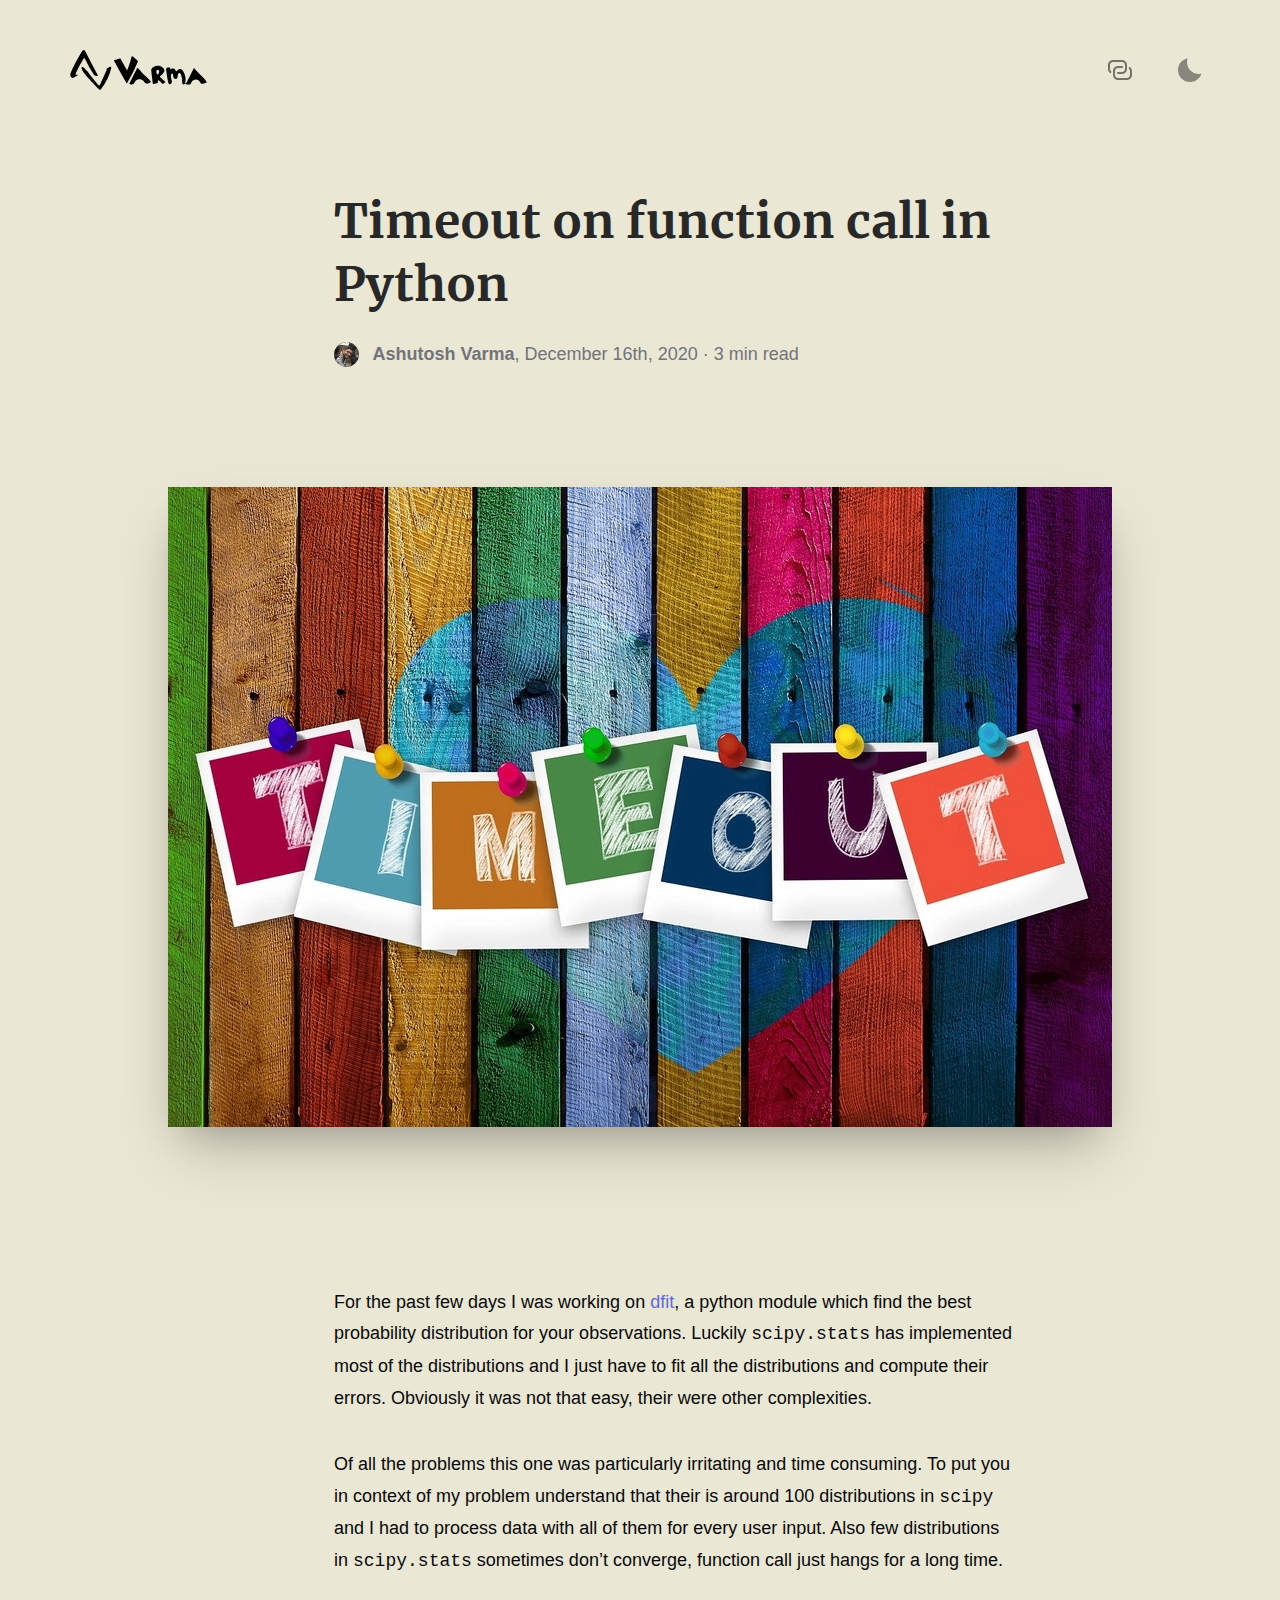
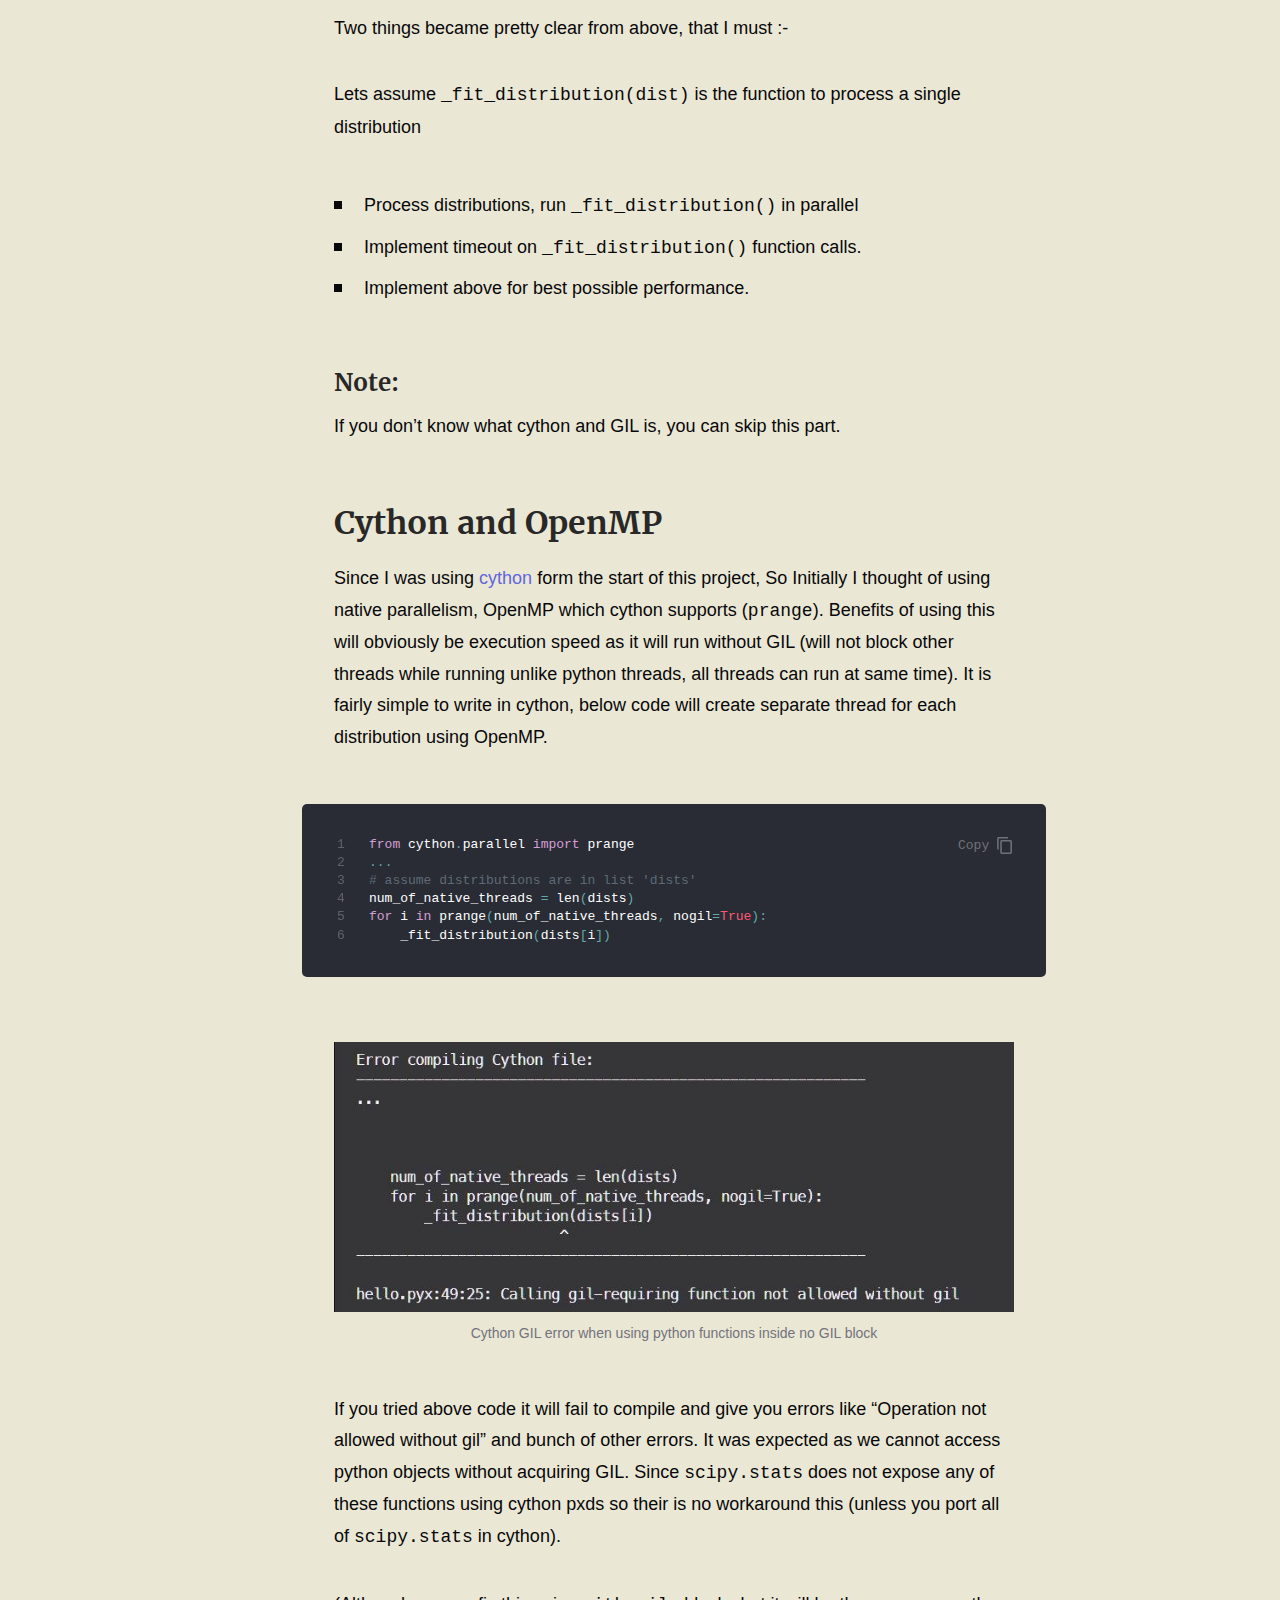
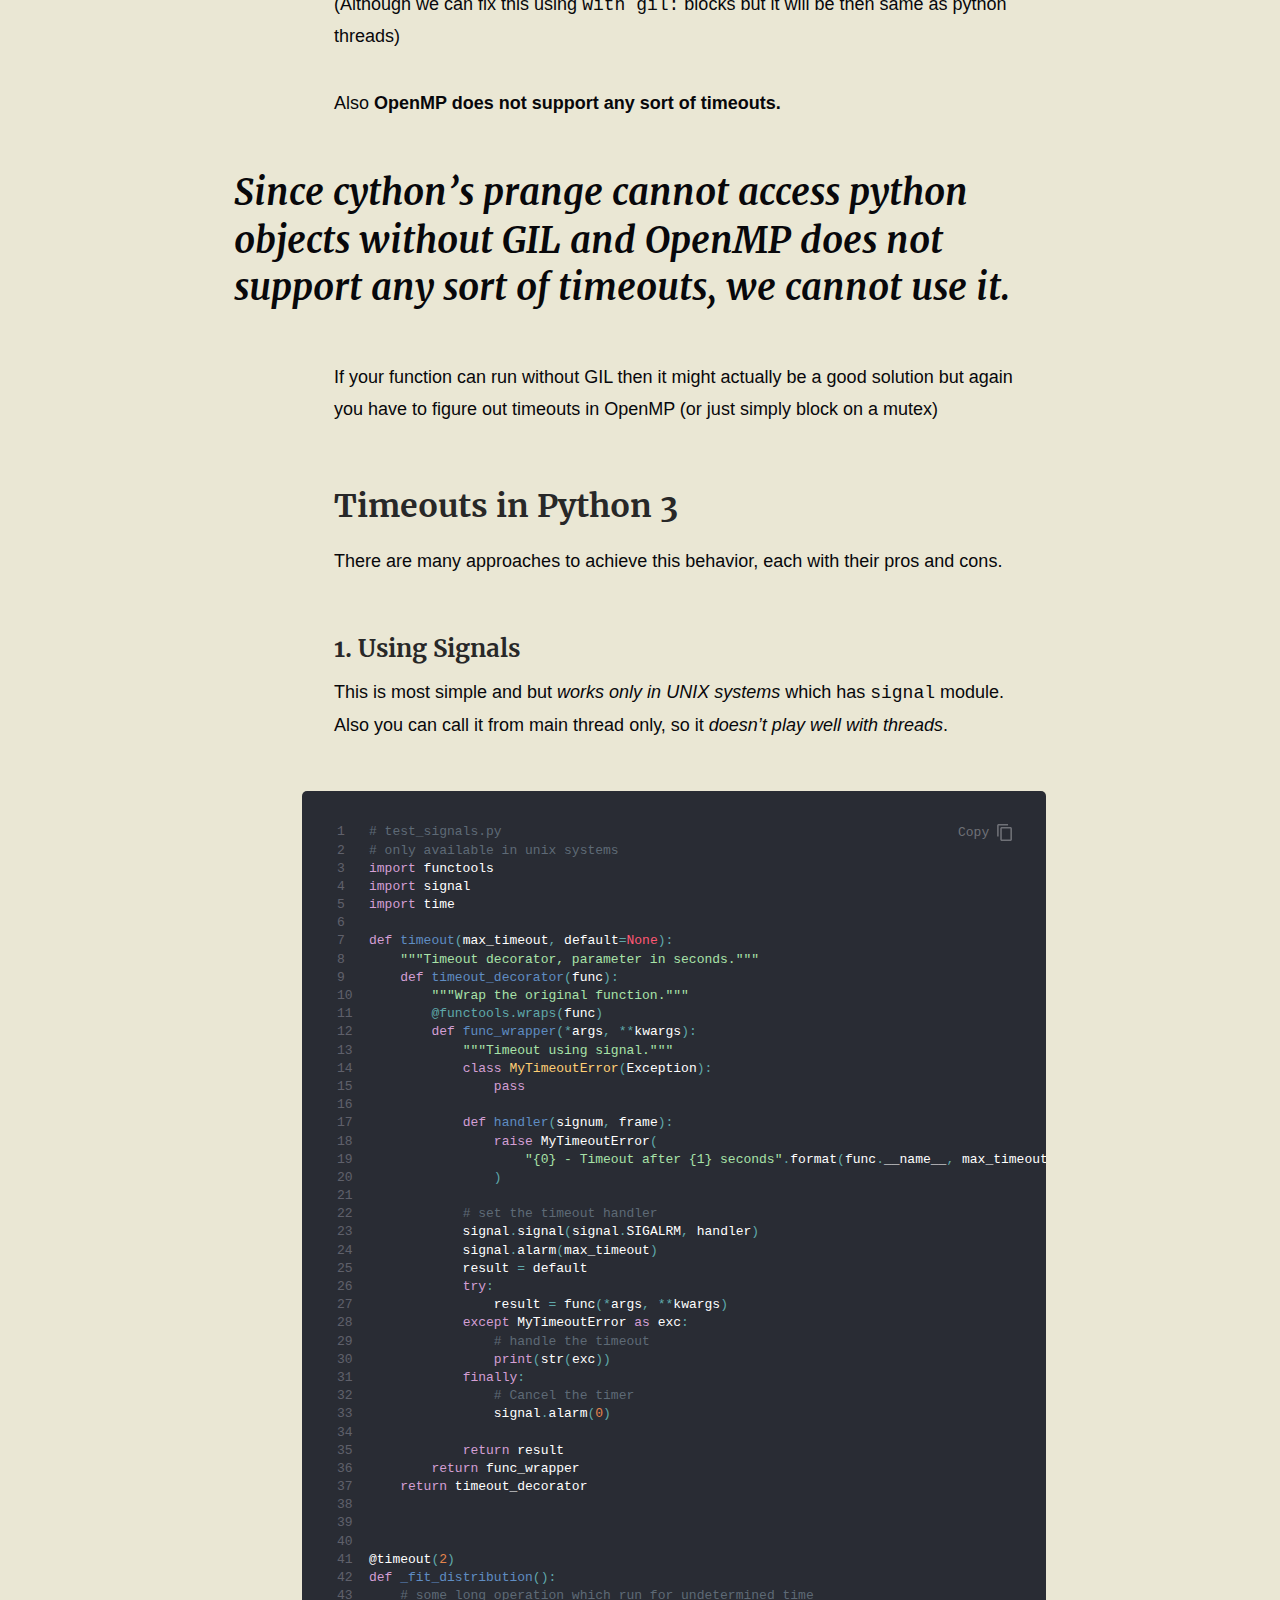
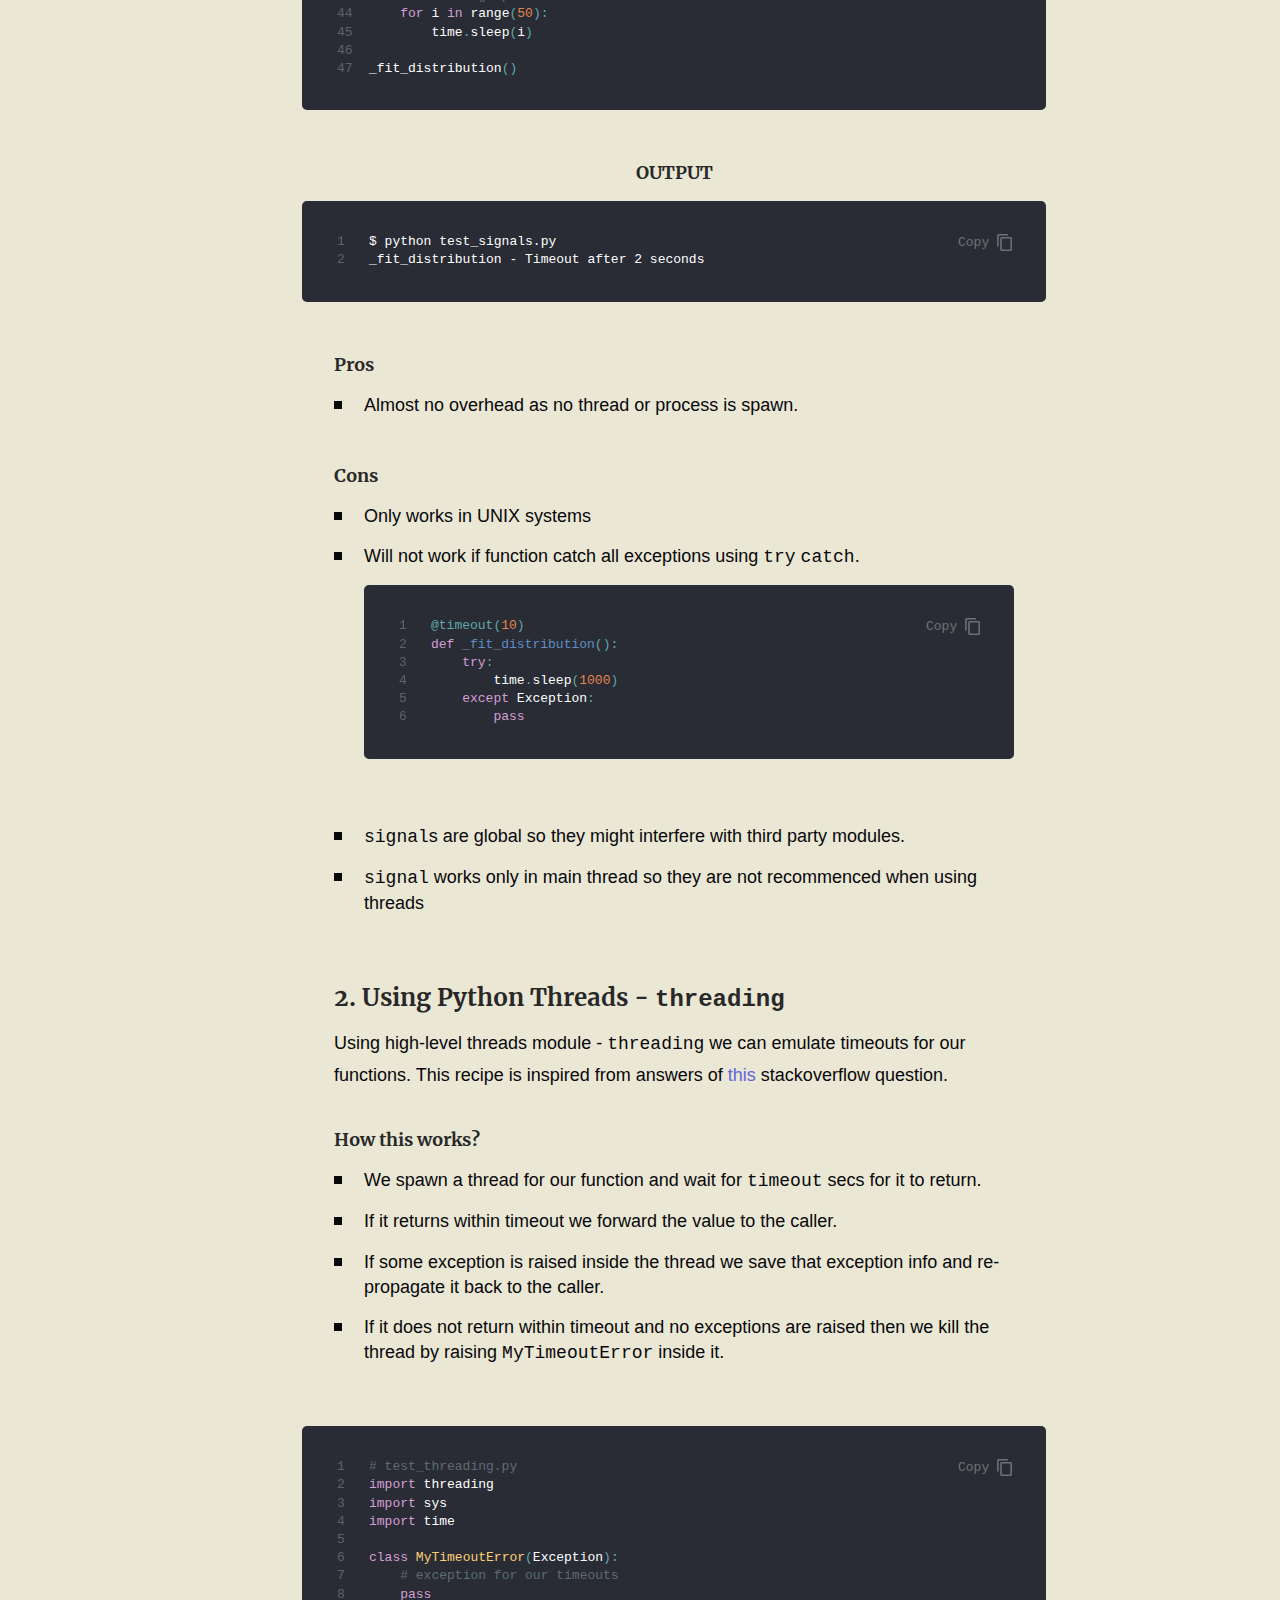
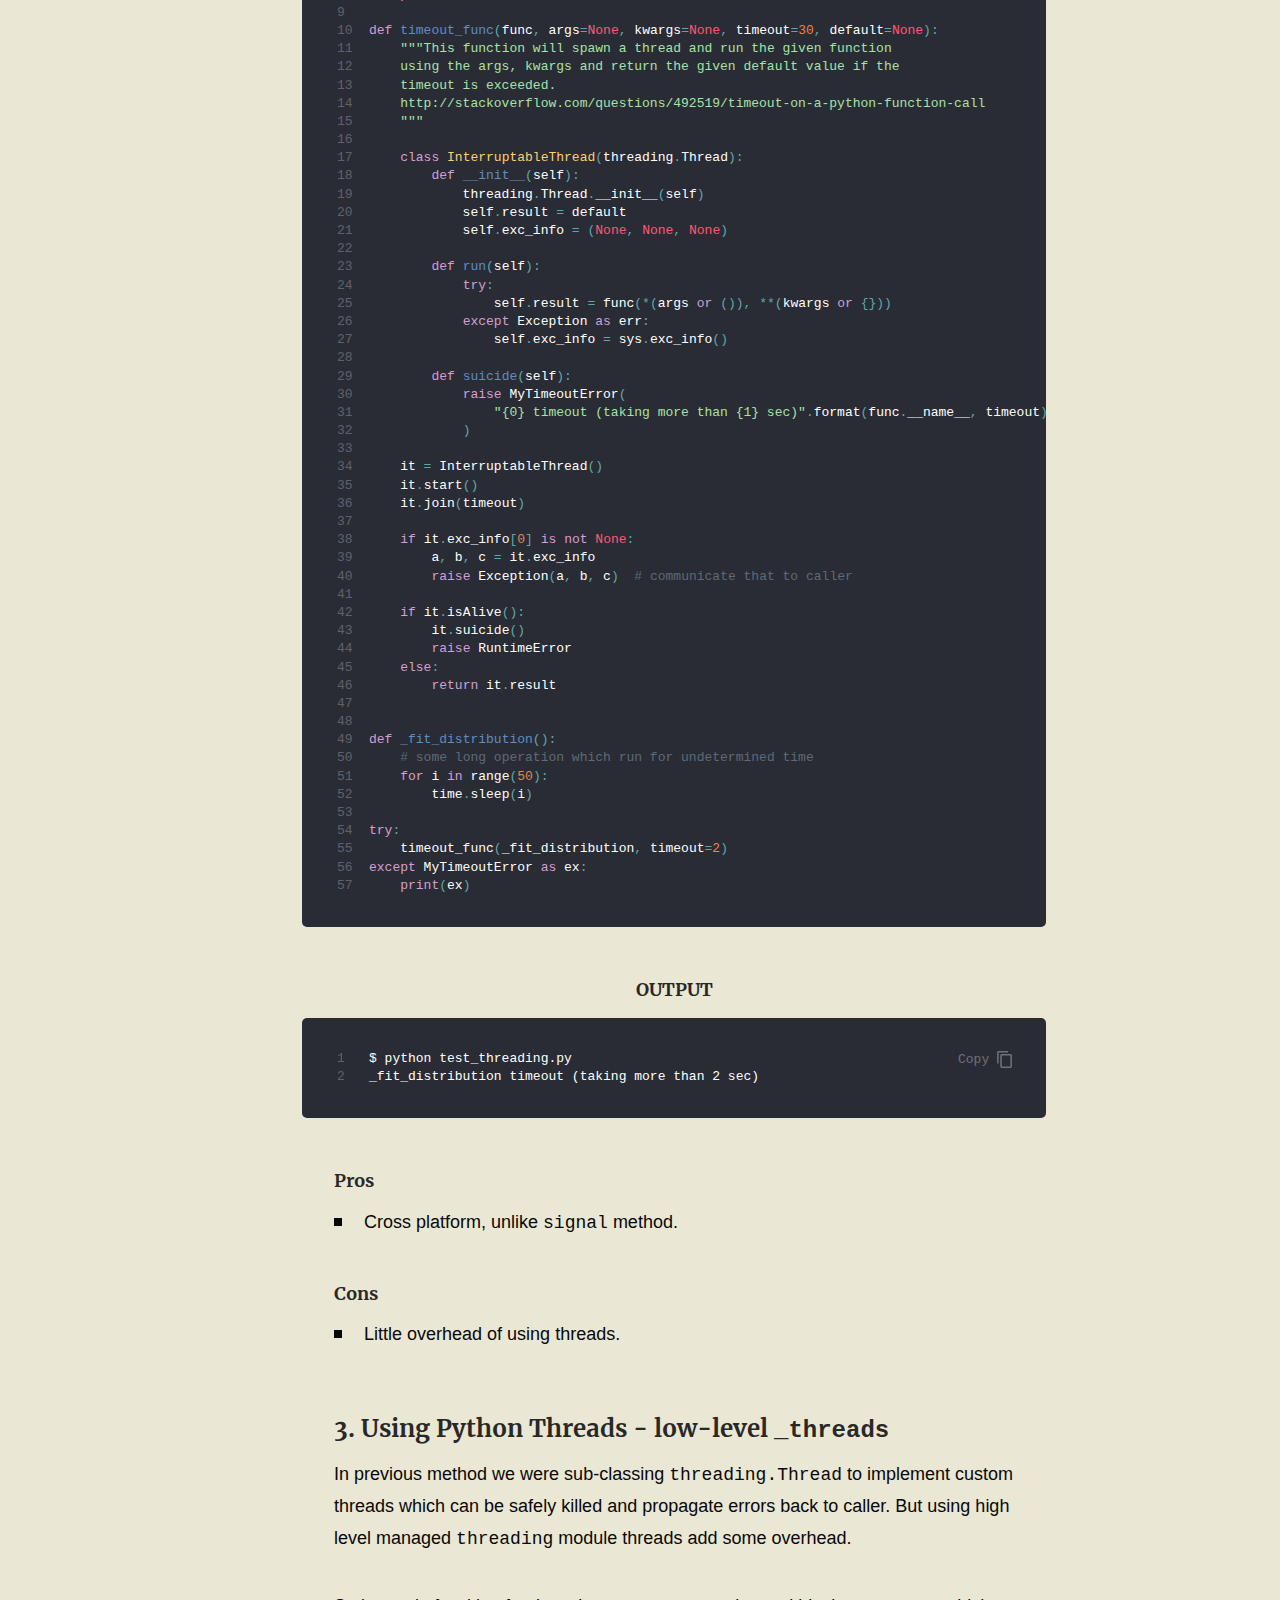
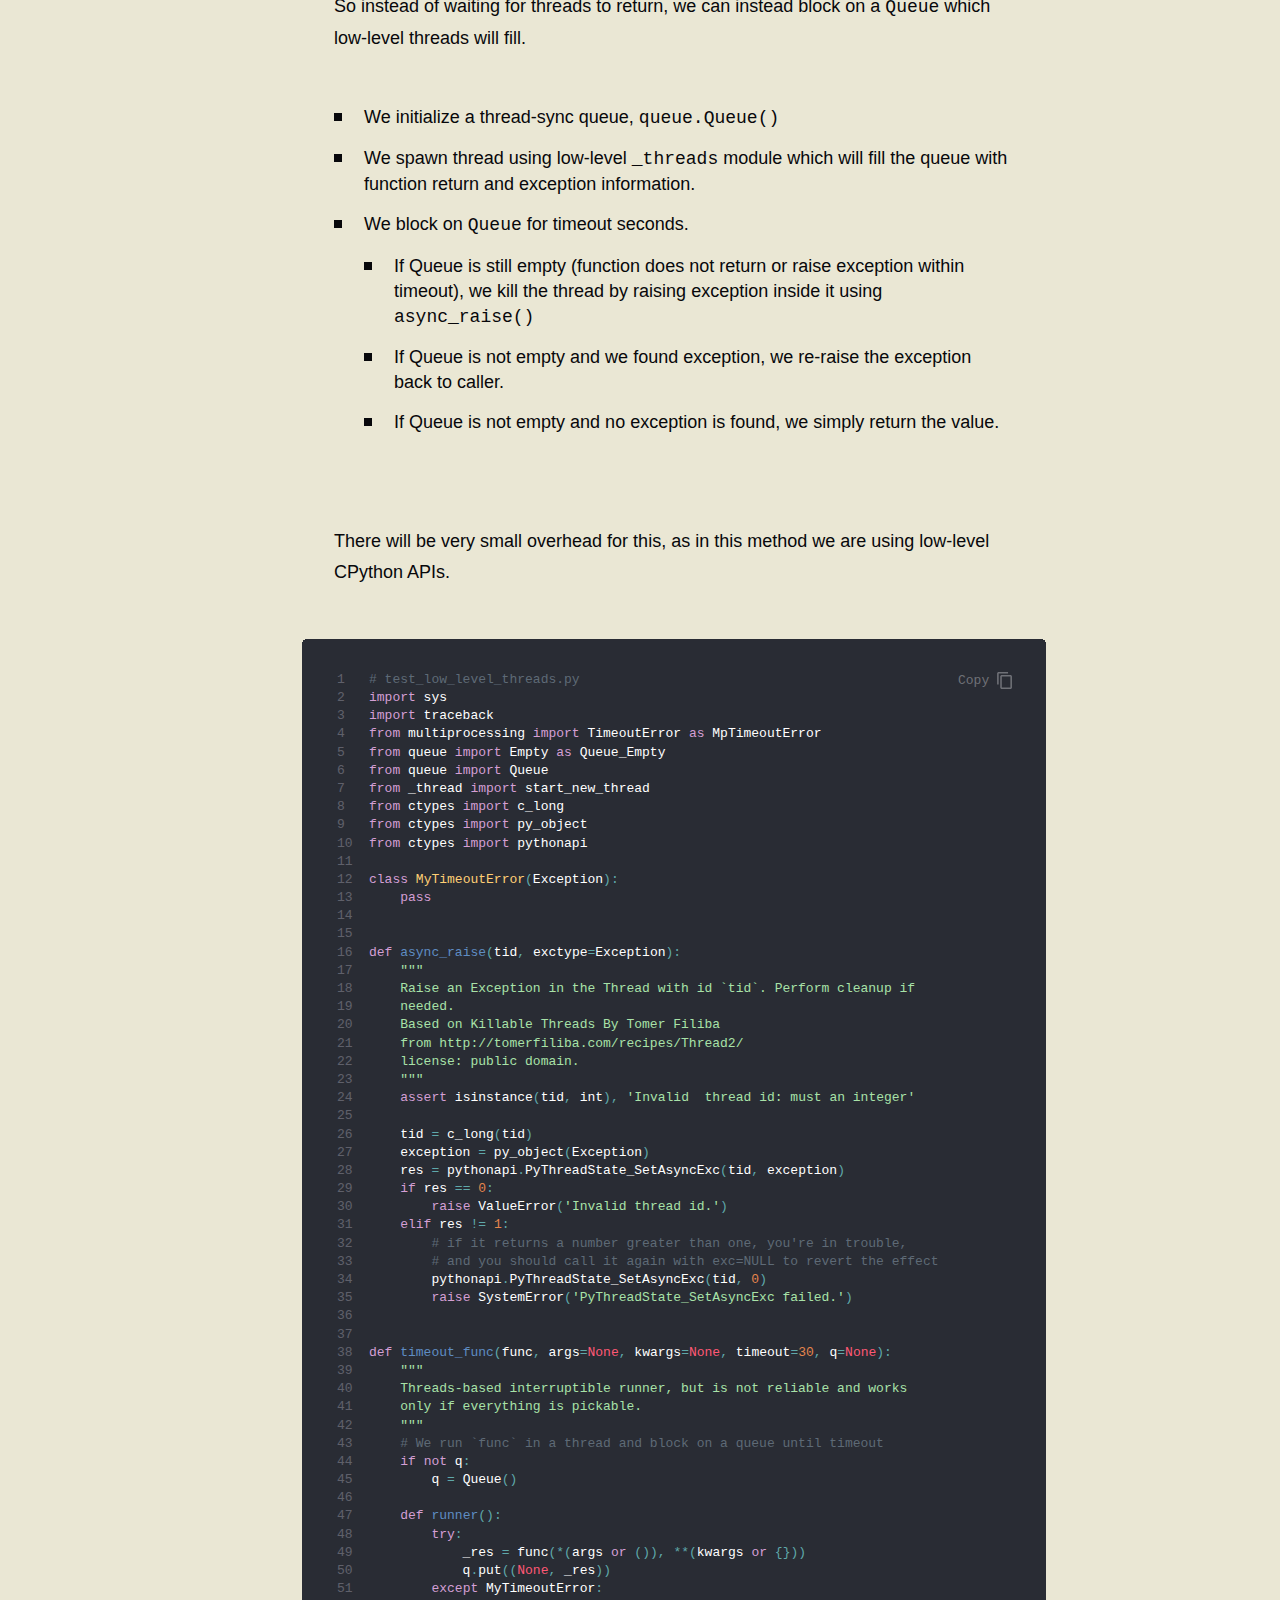
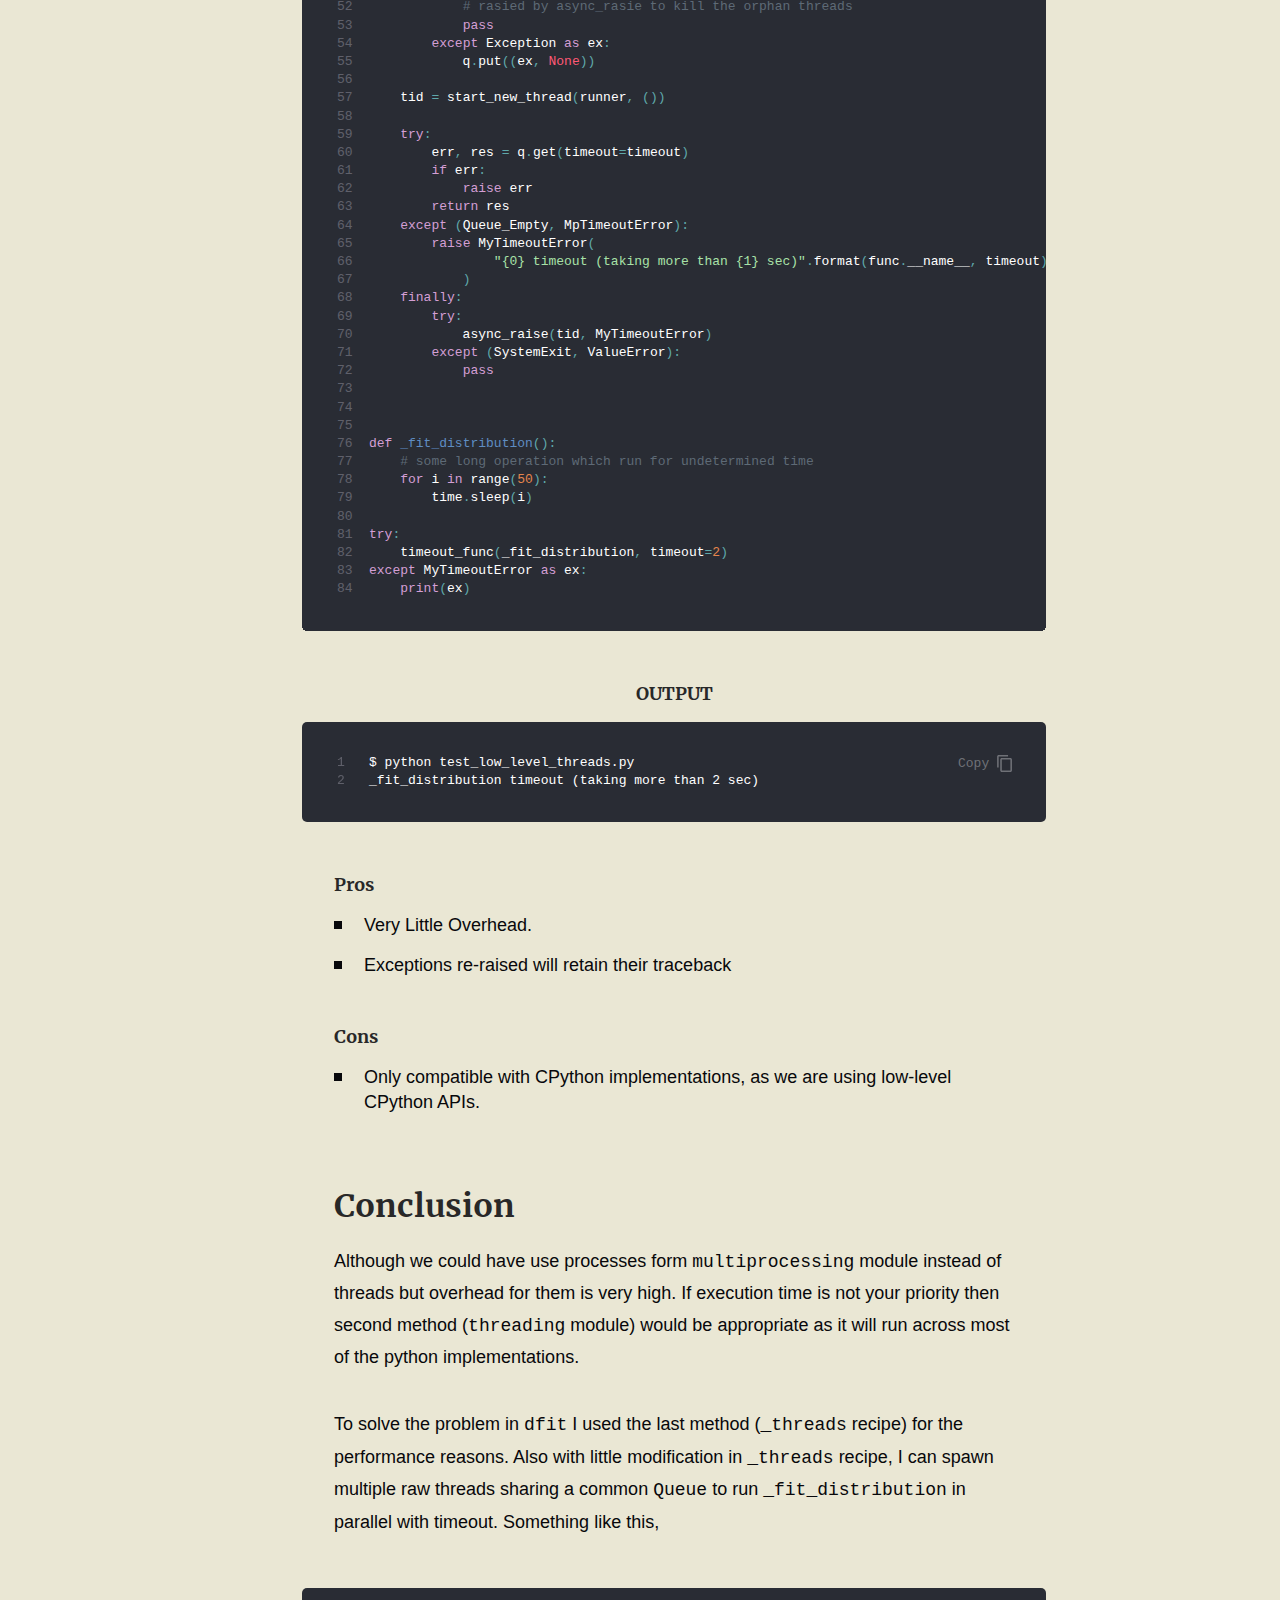
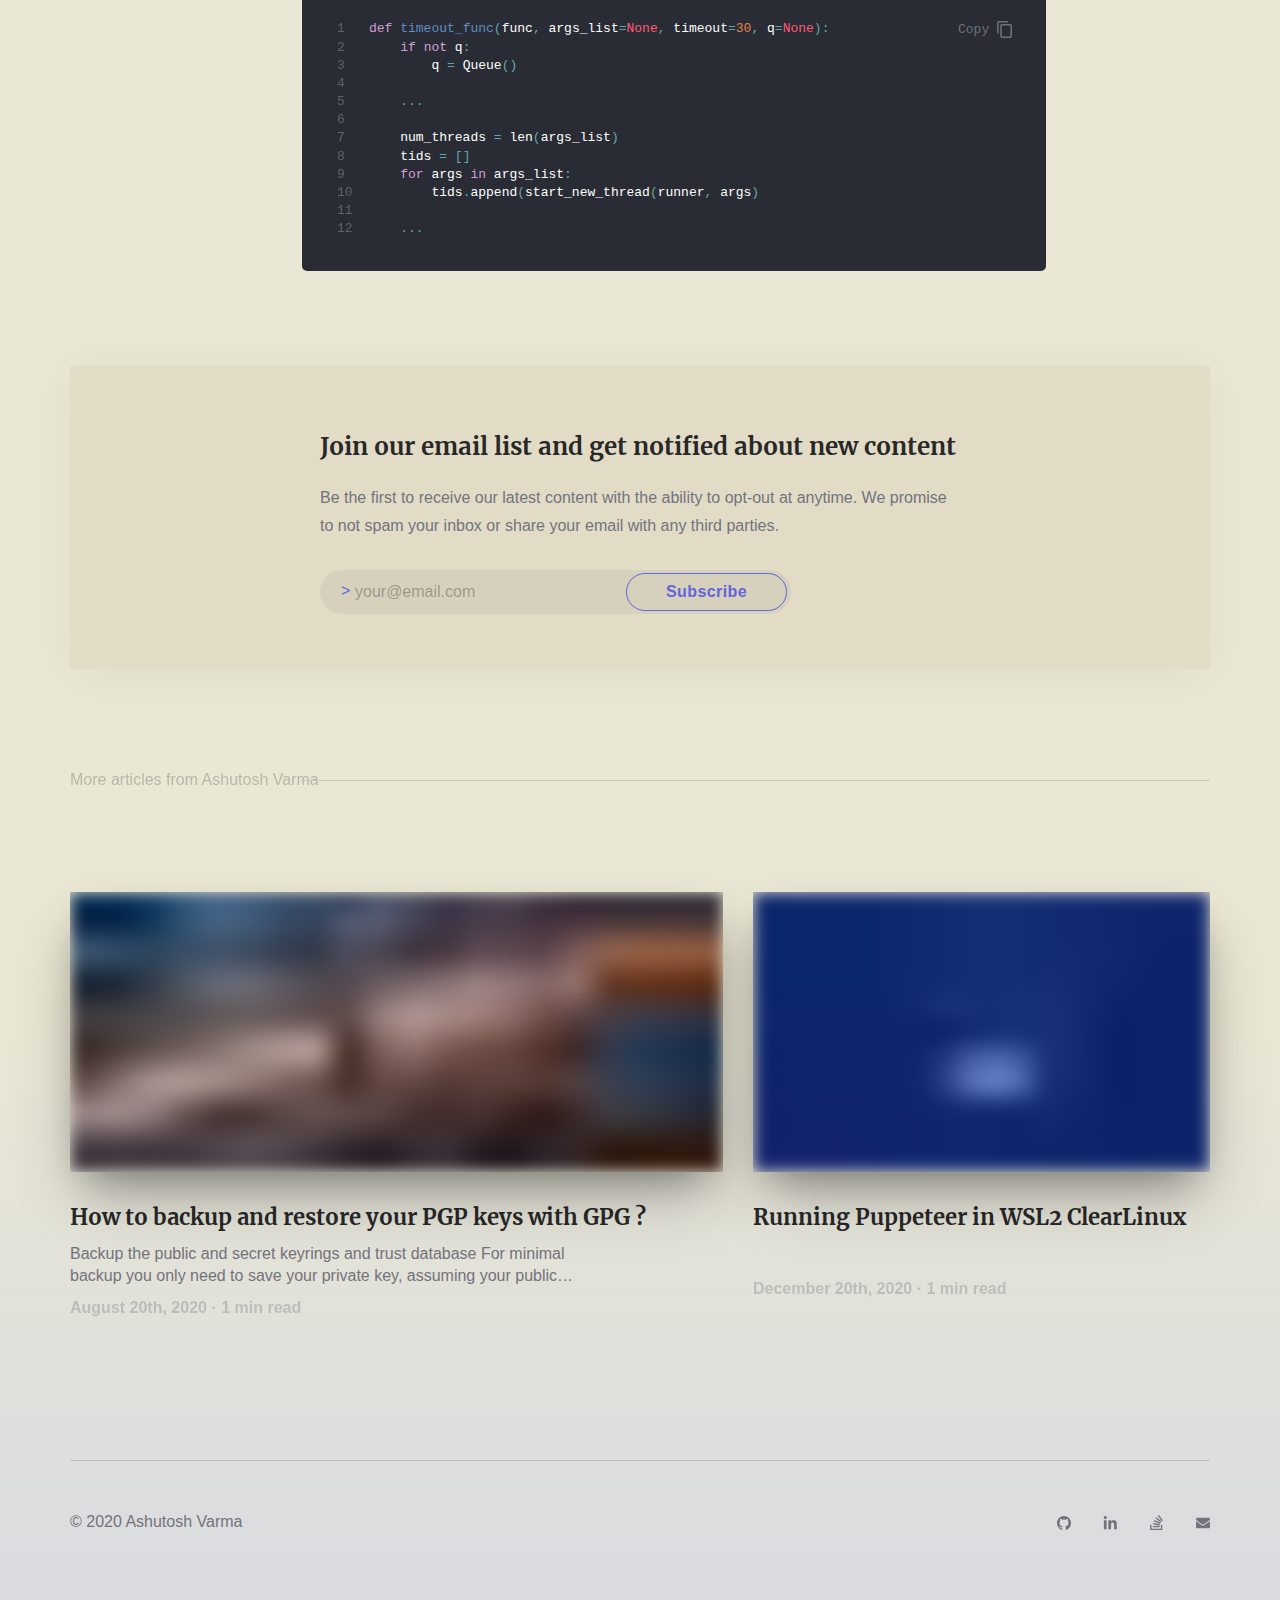
<file: blog/timeout-on-function-call-in-python/index.html>
<!DOCTYPE html><html lang="en"><head><meta charSet="utf-8"/><meta http-equiv="x-ua-compatible" content="ie=edge"/><meta name="viewport" content="width=device-width, initial-scale=1, shrink-to-fit=no"/><script>document.domain = "ashutoshvarma.github.io"</script><style data-href="/styles.8fb999f5035e9ffb7161.css">@font-face{font-family:Merriweather;font-style:normal;font-display:swap;font-weight:300;src:local("Merriweather Light "),local("Merriweather-Light"),url(/static/merriweather-latin-300-b1158cfcd4aacb9d8fb61625e37af46a.woff2) format("woff2"),url(/static/merriweather-latin-300-cc7de05e166e90320d7d896e0f72a19d.woff) format("woff")}@font-face{font-family:Merriweather;font-style:italic;font-display:swap;font-weight:300;src:local("Merriweather Light italic"),local("Merriweather-Lightitalic"),url(/static/merriweather-latin-300italic-8fe52a48089d6ebe46db0b8e7cc66263.woff2) format("woff2"),url(/static/merriweather-latin-300italic-e1331f5397c2a673f9d3765138debdb5.woff) format("woff")}@font-face{font-family:Merriweather;font-style:normal;font-display:swap;font-weight:400;src:local("Merriweather Regular "),local("Merriweather-Regular"),url(/static/merriweather-latin-400-8276fdb72ae8f4714d4e6eba704cc39f.woff2) format("woff2"),url(/static/merriweather-latin-400-69f09800f4f6479d06e44eba837df872.woff) format("woff")}@font-face{font-family:Merriweather;font-style:italic;font-display:swap;font-weight:400;src:local("Merriweather Regular italic"),local("Merriweather-Regularitalic"),url(/static/merriweather-latin-400italic-3a9be9ea9f7aa4af6de7307df21d9fc0.woff2) format("woff2"),url(/static/merriweather-latin-400italic-d76079ed7541a433a54f79316de086e9.woff) format("woff")}@font-face{font-family:Merriweather;font-style:normal;font-display:swap;font-weight:700;src:local("Merriweather Bold "),local("Merriweather-Bold"),url(/static/merriweather-latin-700-fa534be7ffa380e39a7f6e03bf9a5e03.woff2) format("woff2"),url(/static/merriweather-latin-700-ba56ea84b8084b7ff9677f50d3cd81bd.woff) format("woff")}@font-face{font-family:Merriweather;font-style:italic;font-display:swap;font-weight:700;src:local("Merriweather Bold italic"),local("Merriweather-Bolditalic"),url(/static/merriweather-latin-700italic-1ef5edaaa20ae53ea50399884c5e48c6.woff2) format("woff2"),url(/static/merriweather-latin-700italic-534bc9e7ce93c73d73426e46acd78092.woff) format("woff")}@font-face{font-family:Merriweather;font-style:normal;font-display:swap;font-weight:900;src:local("Merriweather Black "),local("Merriweather-Black"),url(/static/merriweather-latin-900-7528fb70e8a4a82c7305e72ff43ac25f.woff2) format("woff2"),url(/static/merriweather-latin-900-3799b6e2f5ed3fcccf9d7a708d7419fa.woff) format("woff")}@font-face{font-family:Merriweather;font-style:italic;font-display:swap;font-weight:900;src:local("Merriweather Black italic"),local("Merriweather-Blackitalic"),url(/static/merriweather-latin-900italic-e1b4d2aaa78e12ad84aaf8a56321e4c2.woff2) format("woff2"),url(/static/merriweather-latin-900italic-2ae22f731b3424e8dbb4b37f7ca6e708.woff) format("woff")}@font-face{font-family:Reem Kufi;font-style:normal;font-display:swap;font-weight:400;src:url([data-uri]) format("woff2"),url(/static/reem-kufi-all-400-normal-a2c9bce054790341f87c0b79562dbbf9.woff) format("woff");unicode-range:U+06??,U+200c-200e,U+2010-2011,U+204f,U+2e41,U+fb50-fdff,U+fe80-fefc}@font-face{font-family:Reem Kufi;font-style:normal;font-display:swap;font-weight:400;src:url(/static/reem-kufi-latin-400-normal-983778912ae31484a6e9ea6f36cae1b9.woff2) format("woff2"),url(/static/reem-kufi-all-400-normal-a2c9bce054790341f87c0b79562dbbf9.woff) format("woff");unicode-range:U+00??,U+0131,U+0152-0153,U+02bb-02bc,U+02c6,U+02da,U+02dc,U+2000-206f,U+2074,U+20ac,U+2122,U+2191,U+2193,U+2212,U+2215,U+feff,U+fffd}[data-rmiz-wrap=hidden],[data-rmiz-wrap=visible]{position:relative;display:inline-flex;align-items:flex-start}[data-rmiz-wrap=hidden]{visibility:hidden}[data-rmiz-overlay]{position:fixed;top:0;right:0;bottom:0;left:0;width:100%;height:100%;transition-property:background-color}[data-rmiz-btn-close],[data-rmiz-btn-open]{position:absolute;top:0;right:0;bottom:0;left:0;width:100%;height:100%;margin:0;padding:0;border:none;border-radius:0;font:inherit;color:inherit;background:none;-webkit-appearance:none;-moz-appearance:none;appearance:none}[data-rmiz-btn-open]{cursor:zoom-in}[data-rmiz-btn-close]{cursor:zoom-out}[data-rmiz-modal-content]{position:absolute;transition-property:transform;transform-origin:center center}</style><meta name="generator" content="Gatsby 2.24.47"/><title data-react-helmet="true">Timeout on function call in Python</title><meta data-react-helmet="true" charSet="utf-8"/><meta data-react-helmet="true" http-equiv="X-UA-Compatible" content="IE=edge"/><meta data-react-helmet="true" name="viewport" content="width=device-width, initial-scale=1"/><meta data-react-helmet="true" name="theme-color" content="#fff"/><meta data-react-helmet="true" itemProp="name" content="Timeout on function call in Python"/><meta data-react-helmet="true" itemProp="description" content="For the past few days I was working on  dfit ,
a python module which find the best probability distribution for your observations.
Luckily…"/><meta data-react-helmet="true" itemProp="image" content="https://ashutoshvarma.github.io/static/db5f447310c28af637de83f0c56a2a27/0ff54/hero.jpg"/><meta data-react-helmet="true" name="description" content="For the past few days I was working on  dfit ,
a python module which find the best probability distribution for your observations.
Luckily…"/><meta data-react-helmet="true" name="twitter:card" content="summary_large_image"/><meta data-react-helmet="true" name="twitter:site" content="Ashutosh Varma"/><meta data-react-helmet="true" name="twitter:title" content="Timeout on function call in Python"/><meta data-react-helmet="true" name="twitter:description" content="For the past few days I was working on  dfit ,
a python module which find the best probability distribution for your observations.
Luckily…"/><meta data-react-helmet="true" name="twitter:creator"/><meta data-react-helmet="true" name="twitter:image" content="https://ashutoshvarma.github.io/static/db5f447310c28af637de83f0c56a2a27/0ff54/hero.jpg"/><meta data-react-helmet="true" property="og:type" content="website"/><meta data-react-helmet="true" property="og:title" content="Timeout on function call in Python"/><meta data-react-helmet="true" property="og:url" content="https://ashutoshvarma.github.io/blog/timeout-on-function-call-in-python"/><meta data-react-helmet="true" property="og:image" content="https://ashutoshvarma.github.io/static/db5f447310c28af637de83f0c56a2a27/0ff54/hero.jpg"/><meta data-react-helmet="true" property="og:description" content="For the past few days I was working on  dfit ,
a python module which find the best probability distribution for your observations.
Luckily…"/><meta data-react-helmet="true" property="og:site_name" content="Ashutosh Varma"/><meta data-react-helmet="true" name="article:published_time" content="December 16th, 2020"/><meta data-react-helmet="true" name="twitter:label1" value="Reading time"/><meta data-react-helmet="true" name="twitter:data1" value="3 min read"/><script data-react-helmet="true" type="application/ld+json">{"@context":"https://schema.org","@graph":[{"@type":"Organization","@id":"https://ashutoshvarma.github.io/#organization","name":"Ashutosh's Blog","url":"https://ashutoshvarma.github.io","sameAs":["undefined","undefined","undefined","undefined"],"logo":{"@type":"ImageObject","@id":"https://ashutoshvarma.github.io/#logo","inLanguage":"en-US","url":"https://ashutoshvarma.github.io/icons/icon-512x512.png","width":512,"height":512,"caption":"Ashutosh's Blog"},"image":{"@id":"https://ashutoshvarma.github.io/#logo"}},{"@type":"WebSite","@id":"https://ashutoshvarma.github.io/#website","url":"https://ashutoshvarma.github.io","name":"Ashutosh Varma","description":"Ashutosh's Blog","publisher":{"@id":"https://ashutoshvarma.github.io/#organization"},"inLanguage":"en-US"},{"@type":"ImageObject","@id":"https://ashutoshvarma.github.io/blog/timeout-on-function-call-in-python/#primaryimage","inLanguage":"en-US","url":"https://ashutoshvarma.github.io/static/db5f447310c28af637de83f0c56a2a27/0ff54/hero.jpg","width":1200,"height":628},{"@type":["WebPage"],"@id":"https://ashutoshvarma.github.io/blog/timeout-on-function-call-in-python/#webpage","url":"https://ashutoshvarma.github.io/blog/timeout-on-function-call-in-python","name":"Timeout on function call in Python","isPartOf":{"@id":"https://ashutoshvarma.github.io/#website"},"primaryImageOfPage":{"@id":"https://ashutoshvarma.github.io/blog/timeout-on-function-call-in-python/#primaryimage"},"datePublished":"2020-12-16T00:00:00.000Z","dateModified":"2020-12-16T00:00:00.000Z","description":"For the past few days I was working on  dfit ,
a python module which find the best probability distribution for your observations.
Luckily…","breadcrumb":{"@id":"https://ashutoshvarma.github.io/blog/timeout-on-function-call-in-python/#breadcrumb"},"inLanguage":"en-US"},{"@type":"BreadcrumbList","@id":"https://ashutoshvarma.github.io/blog/timeout-on-function-call-in-python/#breadcrumb","itemListElement":[{"@type":"ListItem","position":1,"item":{"@type":"WebPage","@id":"https://ashutoshvarma.github.io","url":"https://ashutoshvarma.github.io","name":"Home"}},{"@type":"ListItem","position":2,"item":{"@type":"WebPage","@id":"https://ashutoshvarma.github.io/blog/timeout-on-function-call-in-python","url":"https://ashutoshvarma.github.io/blog/timeout-on-function-call-in-python","name":"Timeout on function call in Python"}}]},{"@type":"Article","@id":"https://ashutoshvarma.github.io/blog/timeout-on-function-call-in-python/#article","isPartOf":{"@id":"https://ashutoshvarma.github.io/blog/timeout-on-function-call-in-python/#webpage"},"author":{"@id":"https://ashutoshvarma.github.io/#/schema/blog/authors/ashutosh-varma"},"headline":"Timeout on function call in Python","datePublished":"2020-12-16T00:00:00.000Z","dateModified":"2020-12-16T00:00:00.000Z","mainEntityOfPage":{"@id":"https://ashutoshvarma.github.io/blog/timeout-on-function-call-in-python/#webpage"},"publisher":{"@id":"https://ashutoshvarma.github.io/#organization"},"image":{"@id":"https://ashutoshvarma.github.io/blog/timeout-on-function-call-in-python/#primaryimage"},"inLanguage":"en-US"},{"@type":["Person"],"@id":"https://ashutoshvarma.github.io/#/schema/blog/authors/ashutosh-varma","name":"Ashutosh Varma","image":{"@type":"ImageObject","@id":"https://ashutoshvarma.github.io/#personlogo","inLanguage":"en-US","caption":"Ashutosh Varma"},"description":"Obsessed with numbers and low level programming stuffs.
","sameAs":["undefined","undefined","undefined","undefined"]}]}</script><link as="font" href="/static/merriweather-latin-700-fa534be7ffa380e39a7f6e03bf9a5e03.woff2" rel="preload" crossorigin="anonymous"/><link as="font" href="/static/merriweather-latin-700italic-1ef5edaaa20ae53ea50399884c5e48c6.woff2" rel="preload" crossorigin="anonymous"/><link as="font" href="/static/reem-kufi-latin-400-normal-983778912ae31484a6e9ea6f36cae1b9.woff2" rel="preload" crossorigin="anonymous"/><link rel="alternate" type="application/rss+xml" href="/rss.xml"/><link rel="icon" href="/favicon-32x32.png?v=8e914270acab21bdadd64eb3043fe420" type="image/png"/><link rel="manifest" href="/manifest.webmanifest"/><meta name="theme-color" content="#fff"/><link rel="apple-touch-icon" sizes="48x48" href="/icons/icon-48x48.png?v=8e914270acab21bdadd64eb3043fe420"/><link rel="apple-touch-icon" sizes="72x72" href="/icons/icon-72x72.png?v=8e914270acab21bdadd64eb3043fe420"/><link rel="apple-touch-icon" sizes="96x96" href="/icons/icon-96x96.png?v=8e914270acab21bdadd64eb3043fe420"/><link rel="apple-touch-icon" sizes="144x144" href="/icons/icon-144x144.png?v=8e914270acab21bdadd64eb3043fe420"/><link rel="apple-touch-icon" sizes="192x192" href="/icons/icon-192x192.png?v=8e914270acab21bdadd64eb3043fe420"/><link rel="apple-touch-icon" sizes="256x256" href="/icons/icon-256x256.png?v=8e914270acab21bdadd64eb3043fe420"/><link rel="apple-touch-icon" sizes="384x384" href="/icons/icon-384x384.png?v=8e914270acab21bdadd64eb3043fe420"/><link rel="apple-touch-icon" sizes="512x512" href="/icons/icon-512x512.png?v=8e914270acab21bdadd64eb3043fe420"/><link rel="preconnect" href="https://www.google-analytics.com"/><link rel="dns-prefetch" href="https://www.google-analytics.com"/><link as="script" rel="preload" href="/webpack-runtime-0146cdcc741cd28b6341.js"/><link as="script" rel="preload" href="/framework-1a1efb3f5c798a012f4a.js"/><link as="script" rel="preload" href="/app-fc8c7cc8e548cfe1f88f.js"/><link as="script" rel="preload" href="/styles-89fd2ae28bdf06750a71.js"/><link as="script" rel="preload" href="/f0e45107-5dcaedf55b8bf28efe29.js"/><link as="script" rel="preload" href="/f7f859cd4bf156c2acc6f46f65ba39cb35d4c0a9-de0826d375bb6da471a5.js"/><link as="script" rel="preload" href="/component---node-modules-narative-gatsby-theme-novela-src-templates-article-template-tsx-5a07a57133e126fd8f96.js"/><link as="fetch" rel="preload" href="/page-data/blog/timeout-on-function-call-in-python/page-data.json" crossorigin="anonymous"/><link as="fetch" rel="preload" href="/page-data/sq/d/1143375668.json" crossorigin="anonymous"/><link as="fetch" rel="preload" href="/page-data/sq/d/1491088328.json" crossorigin="anonymous"/><link as="fetch" rel="preload" href="/page-data/sq/d/1921650733.json" crossorigin="anonymous"/><link as="fetch" rel="preload" href="/page-data/sq/d/2068910035.json" crossorigin="anonymous"/><link as="fetch" rel="preload" href="/page-data/sq/d/2444214635.json" crossorigin="anonymous"/><link as="fetch" rel="preload" href="/page-data/app-data.json" crossorigin="anonymous"/></head><body><script>(function() { try {
        var mode = localStorage.getItem('theme-ui-color-mode');
        if (!mode) return
        document.body.classList.add('theme-ui-' + mode);
      } catch (e) {} })();</script><div id="___gatsby"><style data-emotion-css="zpj1b">body{--theme-ui-colors-prism-token:var(--theme-ui-colors-prism-token,#fff);--theme-ui-colors-prism-languageJavascript:var(--theme-ui-colors-prism-languageJavascript,#e8696b);--theme-ui-colors-prism-javascript:var(--theme-ui-colors-prism-javascript,#e8696b);--theme-ui-colors-prism-background:var(--theme-ui-colors-prism-background,#292c34);--theme-ui-colors-prism-comment:var(--theme-ui-colors-prism-comment,#5e6a76);--theme-ui-colors-prism-string:var(--theme-ui-colors-prism-string,#a8e2a8);--theme-ui-colors-prism-var:var(--theme-ui-colors-prism-var,#b3bac5);--theme-ui-colors-prism-number:var(--theme-ui-colors-prism-number,#e4854d);--theme-ui-colors-prism-constant:var(--theme-ui-colors-prism-constant,#b3bac5);--theme-ui-colors-prism-plain:var(--theme-ui-colors-prism-plain,#fff);--theme-ui-colors-prism-doctype:var(--theme-ui-colors-prism-doctype,#e8696b);--theme-ui-colors-prism-tag:var(--theme-ui-colors-prism-tag,#e8696b);--theme-ui-colors-prism-keyword:var(--theme-ui-colors-prism-keyword,#d49fd4);--theme-ui-colors-prism-boolean:var(--theme-ui-colors-prism-boolean,#ff5874);--theme-ui-colors-prism-function:var(--theme-ui-colors-prism-function,#5F8DC3);--theme-ui-colors-prism-parameter:var(--theme-ui-colors-prism-parameter,#F9965D);--theme-ui-colors-prism-className:var(--theme-ui-colors-prism-className,#ffcf74);--theme-ui-colors-prism-attrName:var(--theme-ui-colors-prism-attrName,#bf87ba);--theme-ui-colors-prism-attrValue:var(--theme-ui-colors-prism-attrValue,#a8e2a8);--theme-ui-colors-prism-interpolation:var(--theme-ui-colors-prism-interpolation,#fff);--theme-ui-colors-prism-punctuation:var(--theme-ui-colors-prism-punctuation,#5FA8AA);--theme-ui-colors-prism-maybe-class-name:var(--theme-ui-colors-prism-maybe-class-name,#fff);--theme-ui-colors-prism-property:var(--theme-ui-colors-prism-property,#80cbc4);--theme-ui-colors-prism-propertyAccess:var(--theme-ui-colors-prism-propertyAccess,#fff);--theme-ui-colors-prism-namespace:var(--theme-ui-colors-prism-namespace,#b2ccd6);--theme-ui-colors-prism-highlight:var(--theme-ui-colors-prism-highlight,rgba(255,255,255,0.07));--theme-ui-colors-prism-highlightBorder:var(--theme-ui-colors-prism-highlightBorder,#e1bde2);--theme-ui-colors-prism-dom:var(--theme-ui-colors-prism-dom,#5F8DC3);--theme-ui-colors-prism-operator:var(--theme-ui-colors-prism-operator,#5FA8AA);--theme-ui-colors-primary:var(--theme-ui-colors-primary,#282828);--theme-ui-colors-secondary:var(--theme-ui-colors-secondary,#73737D);--theme-ui-colors-grey:var(--theme-ui-colors-grey,#73737D);--theme-ui-colors-background:var(--theme-ui-colors-background,#eae7d4);--theme-ui-colors-accent:var(--theme-ui-colors-accent,#6166DC);--theme-ui-colors-hover:var(--theme-ui-colors-hover,rgba(0,0,0,0.07));--theme-ui-colors-gradient:var(--theme-ui-colors-gradient,linear-gradient(180deg,rgba(217,219,224,0) 0%,#D9DBE0 100%));--theme-ui-colors-articleText:var(--theme-ui-colors-articleText,#08080B);--theme-ui-colors-track:var(--theme-ui-colors-track,rgba(8,8,11,0.3));--theme-ui-colors-progress:var(--theme-ui-colors-progress,#282828);--theme-ui-colors-card:var(--theme-ui-colors-card,#e2dcc7);--theme-ui-colors-error:var(--theme-ui-colors-error,#EE565B);--theme-ui-colors-success:var(--theme-ui-colors-success,#46B17B);--theme-ui-colors-errorBackground:var(--theme-ui-colors-errorBackground,rgba(238,86,91,0.1));--theme-ui-colors-horizontalRule:var(--theme-ui-colors-horizontalRule,rgba(8,8,11,0.15));--theme-ui-colors-inputBackground:var(--theme-ui-colors-inputBackground,rgba(0,0,0,0.05));color:var(--theme-ui-colors-text,undefined);background-color:var(--theme-ui-colors-background,var(--theme-ui-colors-background,#eae7d4));}body.theme-ui-dark{--theme-ui-colors-grey:var(--theme-ui-colors-modes-dark-grey,#a09c92);--theme-ui-colors-primary:var(--theme-ui-colors-modes-dark-primary,#eae7d4);--theme-ui-colors-secondary:var(--theme-ui-colors-modes-dark-secondary,#fff);--theme-ui-colors-accent:var(--theme-ui-colors-modes-dark-accent,#E9DAAC);--theme-ui-colors-background:var(--theme-ui-colors-modes-dark-background,#282828);--theme-ui-colors-hover:var(--theme-ui-colors-modes-dark-hover,rgba(255,255,255,0.07));--theme-ui-colors-gradient:var(--theme-ui-colors-modes-dark-gradient,none);--theme-ui-colors-articleText:var(--theme-ui-colors-modes-dark-articleText,#fff);--theme-ui-colors-track:var(--theme-ui-colors-modes-dark-track,rgba(255,255,255,0.3));--theme-ui-colors-progress:var(--theme-ui-colors-modes-dark-progress,#eae7d4);--theme-ui-colors-card:var(--theme-ui-colors-modes-dark-card,#1D2021);--theme-ui-colors-error:var(--theme-ui-colors-modes-dark-error,#EE565B);--theme-ui-colors-success:var(--theme-ui-colors-modes-dark-success,#46B17B);--theme-ui-colors-errorBackground:var(--theme-ui-colors-modes-dark-errorBackground,rgba(238,86,91,0.1));--theme-ui-colors-horizontalRule:var(--theme-ui-colors-modes-dark-horizontalRule,rgba(255,255,255,0.15));--theme-ui-colors-inputBackground:var(--theme-ui-colors-modes-dark-inputBackground,rgba(255,255,255,0.07));}</style><div style="outline:none" tabindex="-1" id="gatsby-focus-wrapper"><style data-emotion-css="puu4ak">.css-puu4ak{position:relative;background:var(--theme-ui-colors-background,#eae7d4);-webkit-transition:background 0.25s var(--ease-in-out-quad),color 0.25s var(--ease-in-out-quad);transition:background 0.25s var(--ease-in-out-quad),color 0.25s var(--ease-in-out-quad);min-height:100vh;}</style><div class="css-puu4ak e1u54h6q0"><style data-emotion-css="1854q34">:root{--ease-in-quad:cubic-bezier(0.55,0.085,0.68,0.53);--ease-in-quart:cubic-bezier(0.895,0.03,0.685,0.22);--ease-out-quad:cubic-bezier(0.25,0.46,0.45,0.94);--ease-out-quart:cubic-bezier(0.165,0.84,0.44,1);--ease-in-out-quad:cubic-bezier(0.455,0.03,0.515,0.955);--ease-in-out-quart:cubic-bezier(0.77,0,0.175,1);}@font-face{font-family:"-apple-system","BlinkMacSystemFont","San Francisco","Helvetica Neue","Helvetica","Ubuntu","Roboto","Noto","Segoe UI","Arial",sans-serif;font-weight:400;font-style:normal;}*,*:before,*:after{box-sizing:inherit;margin:0;padding:0;font-size:inherit;font-display:block;}:root{-ms-overflow-style:-ms-autohiding-scrollbar;box-sizing:border-box;-webkit-font-smoothing:antialiased;-moz-osx-font-smoothing:grayscale;text-rendering:optimizeLegibility;cursor:default;font-size:0.625rem;line-height:1.4;}body{font-family:"-apple-system","BlinkMacSystemFont","San Francisco","Helvetica Neue","Helvetica","Ubuntu","Roboto","Noto","Segoe UI","Arial",sans-serif;font-size:1.6rem;margin:0;font-weight:400;height:100%;}article{word-break:break-word;}button,a{-webkit-text-decoration:none;text-decoration:none;cursor:pointer;}a:focus{outline:none;}audio,canvas,iframe,img,svg,video{vertical-align:middle;-webkit-align-self:center;-ms-flex-item-align:center;align-self:center;}input,textarea,select,button{font-family:"-apple-system","BlinkMacSystemFont","San Francisco","Helvetica Neue","Helvetica","Ubuntu","Roboto","Noto","Segoe UI","Arial",sans-serif;}.underline{-webkit-text-decoration:underline;text-decoration:underline;}button,input,select,textarea{color:inherit;font-family:inherit;font-style:inherit;font-weight:inherit;}code,kbd,pre,samp{font-family:monospace;}fieldset,button{-webkit-appearance:none;-moz-appearance:none;appearance:none;border:none;outline:none;background:transparent;}table{border-collapse:separate;border-spacing:0;}audio:not([controls]){display:none;}details{display:block;}input:focus,input:active{outline:none;}input[type="number"]{width:auto;}img.Image__Zoom ~ div{background:transparent !important;}body{font-family:'Roboto','-apple-system','BlinkMacSystemFont','San Francisco','Helvetica Neue','Helvetica','Ubuntu','Noto','Segoe UI','Arial',sans-serif;font-size:1.6rem;margin:0;font-weight:400;height:100%;}</style><style data-emotion-css="il8sto">.css-il8sto{width:100%;max-width:1220px;margin:0 auto;padding:0 4rem;}@media (max-width:66.875em){.css-il8sto{max-width:850px;}}@media (max-width:45.9375em){.css-il8sto{padding:0 4rem;max-width:567px;}}@media (max-width:33.75em){.css-il8sto{max-width:100%;}}</style><section class="css-il8sto e9w9r0m0"><style data-emotion-css="ysq45m">.css-ysq45m{position:relative;z-index:100;padding-top:100px;display:-webkit-box;display:-webkit-flex;display:-ms-flexbox;display:flex;-webkit-box-pack:justify;-webkit-justify-content:space-between;-ms-flex-pack:justify;justify-content:space-between;}@media (max-width:80em){.css-ysq45m{padding-top:50px;}}@media screen and (max-height:800px){.css-ysq45m{padding-top:50px;}}</style><div class="css-ysq45m e1q3p6rm1"><style data-emotion-css="dj9cqc">.css-dj9cqc{position:relative;display:-webkit-box;display:-webkit-flex;display:-ms-flexbox;display:flex;-webkit-align-items:center;-webkit-box-align:center;-ms-flex-align:center;align-items:center;left:0;}@media (max-width:80em){.css-dj9cqc{left:0;}}.css-dj9cqc[data-a11y="true"]:focus::after{content:"";position:absolute;left:-10%;top:-30%;width:120%;height:160%;border:2px solid var(--theme-ui-colors-accent,#6166DC);background:rgba(255,255,255,0.01);border-radius:5px;}.css-dj9cqc:hover .e1q3p6rm0{-webkit-transform:translateX(-3px);-ms-transform:translateX(-3px);transform:translateX(-3px);}</style><a data-a11y="false" title="Navigate back to the homepage" aria-label="Navigate back to the homepage" back="false" class="css-dj9cqc e1q3p6rm2" href="/blog"><style data-emotion-css="1ueltw2">.css-1ueltw2 .Logo__Mobile{display:none;}@media (max-width:45.9375em){.css-1ueltw2 .Logo__Desktop{display:none;}.css-1ueltw2 .Logo__Mobile{display:block;}}</style><div class="css-1ueltw2 e18fg6q30"><svg width="137" height="40" viewBox="0.000000 0.000000 1558.491943 455.970398" fill="none" stroke="black" stroke-linecap="round" stroke-linejoin="round" class="Logo__Desktop"><path d="M1167.9 268.4 C1161.3 264.4 1154.0 272.9 1151.8 280.4 C1148.4 292.0 1147.8 304.5 1150.0 316.5 C1152.1 327.2 1156.4 337.3 1158.6 348.0 C1160.8 358.6 1160.7 370.4 1154.7 379.5 C1148.7 388.5 1135.3 393.1 1126.4 386.7 C1119.9 382.0 1117.8 373.5 1116.2 365.6 C1107.1 320.4 1100.0 274.8 1095.0 229.0 C1094.3 223.0 1093.7 216.6 1096.3 211.2 C1099.3 204.9 1106.1 201.1 1112.9 199.8 C1119.8 198.6 1126.8 199.6 1133.7 200.5 C1137.9 201.1 1143.3 202.8 1143.5 207.1 C1143.6 209.9 1141.4 212.1 1140.1 214.6 C1138.8 217.0 1139.4 221.1 1142.2 221.2 C1151.0 212.1 1164.8 208.2 1177.0 211.3 C1189.3 214.4 1199.6 224.5 1202.9 236.7 C1204.1 241.2 1210.1 242.7 1214.4 241.0 C1218.7 239.3 1221.7 235.5 1224.8 232.1 C1233.8 222.5 1246.6 214.9 1259.5 217.3 C1271.0 219.5 1279.6 228.9 1286.3 238.5 C1315.5 280.3 1324.2 335.7 1309.3 384.5 C1312.3 383.7 1315.2 382.8 1318.1 382.0 C1315.0 380.0 1319.1 375.8 1322.2 373.8 C1327.6 370.2 1330.8 364.1 1333.7 358.3 C1358.3 309.2 1383.0 260.2 1407.6 211.2 C1409.6 207.1 1415.7 210.1 1418.9 213.3 C1443.5 239.1 1468.1 264.8 1492.7 290.5 C1498.5 296.6 1504.3 302.6 1510.1 308.7 C1528.0 327.4 1546.2 346.5 1558.5 369.4 C1542.1 374.9 1525.7 380.5 1509.3 386.1 C1502.4 388.4 1494.8 384.5 1489.9 379.2 C1485.0 373.8 1482.0 367.0 1477.8 361.0 C1465.4 343.1 1442.0 333.6 1420.6 337.8 C1399.3 342.0 1381.2 359.6 1376.4 380.9 C1374.5 389.5 1364.2 393.0 1355.5 393.7 C1345.9 394.6 1336.2 393.9 1326.8 391.9 C1317.7 389.9 1307.8 386.7 1299.6 391.1 C1292.4 394.9 1283.0 389.5 1279.5 382.0 C1275.9 374.5 1276.5 365.9 1276.6 357.6 C1277.1 330.3 1272.0 302.8 1261.6 277.5 C1258.5 270.0 1253.2 261.5 1245.1 261.7 C1237.6 261.9 1232.6 269.5 1230.1 276.5 C1227.5 283.6 1225.9 291.1 1225.3 298.7 C1224.8 307.0 1225.2 316.0 1220.4 322.8 C1212.3 334.2 1193.0 331.5 1183.8 320.9 C1174.6 310.2 1172.9 295.1 1172.5 281.1 C1172.4 276.4 1171.9 270.9 1167.9 268.4 " fill="#000" stroke="none"></path><path d="M859.9 378.9 C849.9 373.0 844.5 361.9 836.9 353.1 C822.8 337.0 799.8 329.3 778.8 333.7 C757.9 338.0 739.9 354.3 733.4 374.7 C730.4 384.1 720.9 390.1 711.3 391.8 C701.6 393.5 691.7 391.7 682.1 389.9 C679.3 389.3 676.1 388.4 675.0 385.8 C674.2 383.6 675.3 381.2 676.3 379.1 C704.2 323.5 732.1 268.0 759.9 212.4 C762.3 207.8 768.1 202.4 771.6 206.3 C784.4 219.9 797.1 233.5 809.9 247.2 C827.4 265.9 844.9 284.6 864.0 301.8 C884.1 320.0 906.5 336.9 919.8 360.6 C920.3 361.5 920.8 362.5 920.8 363.6 C920.8 365.7 918.7 367.1 916.9 368.2 C908.2 373.4 899.3 378.7 889.5 381.4 C879.7 384.1 868.7 384.0 859.9 378.9 " fill="#000" stroke="none"></path><path d="M1023.6 302.7 C1022.9 307.3 1026.8 311.3 1030.3 314.4 C1047.2 329.0 1064.0 343.7 1080.8 358.4 C1083.4 360.7 1086.2 363.7 1085.3 367.0 C1084.8 369.2 1082.7 370.6 1080.7 371.9 C1075.7 375.1 1070.6 378.3 1065.6 381.6 C1062.3 383.6 1058.6 385.8 1054.9 385.0 C1052.3 384.5 1050.3 382.7 1048.4 380.9 C1035.2 369.1 1022.1 357.3 1008.9 345.4 C1005.8 342.6 1000.3 345.6 999.1 349.7 C998.0 353.8 999.4 358.1 1000.5 362.2 C1001.6 366.3 1002.1 371.0 999.5 374.3 C997.4 376.8 994.1 377.8 990.9 378.6 C979.3 381.5 967.6 384.1 955.8 386.5 C952.0 387.3 947.7 387.9 944.8 385.4 C942.2 383.3 941.6 379.7 941.3 376.4 C936.1 332.6 930.9 288.8 925.7 245.0 C924.8 237.2 923.9 229.3 925.6 221.7 C928.9 207.3 941.1 196.6 954.2 190.0 C986.8 173.5 1028.9 178.3 1056.9 201.5 C1065.6 208.7 1073.4 218.3 1074.4 229.5 C1075.4 239.2 1071.2 248.7 1066.1 257.1 C1057.3 271.5 1045.4 284.1 1031.4 293.7 C1028.0 296.0 1024.2 298.6 1023.6 302.7 M992.1 228.8 C990.5 229.3 988.9 229.9 987.5 231.0 C982.7 234.6 982.4 241.7 983.1 247.7 C984.1 256.9 986.4 265.8 988.7 274.8 C990.1 280.5 998.7 281.5 1003.4 277.8 C1008.0 274.1 1009.7 267.9 1011.1 262.1 C1012.2 257.6 1013.3 253.1 1014.3 248.5 C1014.9 246.1 1015.5 243.5 1015.3 241.0 C1015.0 236.0 1011.4 231.5 1006.8 229.4 C1002.3 227.3 996.9 227.3 992.1 228.8 " fill="#000" stroke="none"></path><path d="M651.1 225.9 C653.4 225.0 654.5 222.4 655.4 220.2 C673.7 172.6 689.0 123.9 701.3 74.5 C702.5 69.5 710.1 71.6 714.0 74.8 C732.7 89.7 750.6 105.5 767.6 122.2 C769.5 124.0 771.5 126.1 772.1 128.7 C772.6 131.4 771.5 134.0 770.5 136.5 C735.6 218.6 695.4 298.4 650.2 375.3 C649.2 376.9 648.1 378.7 646.2 379.2 C643.2 379.9 640.8 376.8 639.2 374.1 C592.6 292.9 547.3 210.8 503.4 128.1 C501.9 125.3 500.4 122.3 500.5 119.1 C500.5 116.0 502.9 112.6 506.0 112.6 C523.5 112.6 541.0 108.5 556.7 100.8 C561.5 98.4 567.1 95.7 572.0 98.0 C574.9 99.5 576.7 102.6 578.3 105.5 C599.2 143.4 620.1 181.3 641.0 219.2 C643.2 223.1 647.0 227.6 651.1 225.9 M651.8 233.8 C653.3 233.4 654.3 231.6 654.0 230.1 C650.8 232.2 646.4 232.1 643.3 229.9 C644.3 233.2 648.5 235.1 651.6 233.7 " fill="#000" stroke="none"></path><path d="M353.1 445.0 C350.8 447.9 348.4 450.9 344.9 452.4 C336.4 456.0 327.6 448.6 321.3 441.9 C281.2 398.9 241.2 355.9 201.1 312.9 C171.4 281.1 140.6 247.3 130.0 205.0 C128.5 199.0 135.5 193.5 141.7 194.1 C147.9 194.7 153.0 199.2 157.5 203.5 C218.6 261.7 261.6 336.4 319.6 397.7 C321.9 400.1 324.5 402.7 327.8 403.3 C334.8 404.5 339.8 396.9 342.7 390.4 C366.8 337.0 391.0 283.7 415.1 230.3 C416.4 227.4 417.6 223.5 415.3 221.2 C412.3 218.2 416.5 213.4 420.1 211.2 C427.8 206.6 435.4 202.0 443.1 197.4 C450.3 193.1 460.6 189.2 466.0 195.6 C469.7 199.8 468.6 206.2 467.3 211.6 C446.5 296.4 407.3 376.5 353.1 445.0 " fill="#000" stroke="none"></path><path d="M148.8 104.6 C117.3 157.8 88.0 212.4 63.2 269.0 C61.8 272.3 60.4 276.3 62.2 279.4 C64.9 284.1 71.8 282.8 77.0 281.6 C82.2 280.3 89.8 281.1 90.3 286.4 C75.4 296.6 59.6 305.6 43.3 313.3 C38.7 315.5 34.0 317.6 29.0 317.8 C17.3 318.5 7.0 308.9 3.5 297.8 C0.0 286.7 2.0 274.6 5.4 263.5 C8.9 251.9 13.9 240.9 19.0 229.9 C53.1 155.9 91.9 84.0 135.2 14.9 C138.5 9.5 142.4 3.8 148.3 1.9 C154.4 0.0 161.1 2.6 165.8 6.8 C170.4 11.1 173.4 16.8 176.4 22.4 C222.6 110.9 268.9 199.3 315.2 287.8 C316.9 291.1 314.3 295.2 310.9 296.6 C307.5 297.9 303.7 297.2 300.1 296.5 C292.1 295.0 283.8 293.3 277.3 288.4 C272.4 284.7 269.0 279.5 265.6 274.3 C229.0 217.8 196.0 158.8 167.1 98.0 C165.3 94.4 160.1 93.7 156.6 95.6 C153.0 97.5 150.8 101.1 148.8 104.6 " fill="#000" stroke="none"></path></svg><svg version="1.1" width="30" height="31" class="Logo__Mobile" xmlns="http://www.w3.org/2000/svg" viewBox="0.000000 0.000000 532.659424 522.812256" stroke="black" fill="none" stroke-linecap="round" stroke-linejoin="round"><path d="M115.1 319.4 C95.1 332.4 74.1 343.8 52.3 353.5 C44.1 357.1 35.2 360.5 26.5 358.3 C16.9 356.0 10.0 347.2 7.0 337.8 C0.0 315.8 10.3 292.5 20.6 271.9 C65.9 181.6 116.9 94.2 173.3 10.3 C174.4 8.6 175.6 6.8 177.2 5.4 C183.2 0.0 193.1 1.5 199.4 6.5 C205.8 11.6 209.4 19.2 212.7 26.5 C261.4 132.5 311.5 237.9 361.5 343.3 C343.2 344.0 322.9 344.0 309.1 331.8 C303.4 326.8 299.4 320.2 295.6 313.6 C256.4 246.5 221.9 176.5 192.4 104.5 C146.5 174.7 105.0 247.8 68.2 323.1 C82.4 315.3 99.9 313.9 115.1 319.4 " fill="#000" stroke="none"></path><path d="M391.6 415.7 C418.9 361.4 446.1 307.2 473.4 253.0 C465.5 260.3 454.7 264.3 444.0 264.0 C463.6 251.5 483.6 239.7 504.1 228.7 C510.7 225.2 519.1 221.7 525.3 225.9 C532.7 230.8 531.2 241.8 528.7 250.3 C500.8 345.5 453.0 434.9 389.1 510.9 C386.7 513.8 384.1 516.8 380.6 518.4 C370.6 522.8 360.2 513.8 353.0 505.6 C309.9 456.4 267.1 406.9 224.7 357.0 C207.0 336.3 189.3 315.3 175.1 292.0 C161.5 269.8 150.9 244.7 151.2 218.7 C172.9 218.4 190.4 235.8 204.3 252.4 C261.1 320.3 306.1 397.5 364.2 464.2 C374.9 449.0 383.3 432.3 391.6 415.7 " fill="#000" stroke="none"></path></svg></div><style data-emotion-css="10l5b14">.css-10l5b14{position:absolute;display:inline-block;opacity:0;width:0px;height:0px;visibility:hidden;overflow:hidden;}</style><span class="css-10l5b14 e1q3p6rm8">Navigate back to the homepage</span></a><style data-emotion-css="1qdrnpx">.css-1qdrnpx{position:relative;display:-webkit-box;display:-webkit-flex;display:-ms-flexbox;display:flex;-webkit-align-items:center;-webkit-box-align:center;-ms-flex-align:center;align-items:center;}@media (max-width:33.75em){.css-1qdrnpx{right:-5px;}}</style><div class="css-1qdrnpx e1q3p6rm3"><style data-emotion-css="4zc6l3">.css-4zc6l3{opacity:0.5;position:relative;border-radius:5px;width:40px;height:25px;display:-webkit-box;display:-webkit-flex;display:-ms-flexbox;display:flex;-webkit-align-items:center;-webkit-box-align:center;-ms-flex-align:center;align-items:center;-webkit-box-pack:center;-webkit-justify-content:center;-ms-flex-pack:center;justify-content:center;-webkit-transition:opacity 0.3s ease;transition:opacity 0.3s ease;margin-left:30px;}.css-4zc6l3:hover{opacity:1;}.css-4zc6l3[data-a11y="true"]:focus::after{content:"";position:absolute;left:0;top:-30%;width:100%;height:160%;border:2px solid var(--theme-ui-colors-accent,#6166DC);background:rgba(255,255,255,0.01);border-radius:5px;}@media (max-width:45.9375em){.css-4zc6l3{display:-webkit-inline-box;display:-webkit-inline-flex;display:-ms-inline-flexbox;display:inline-flex;-webkit-transform:scale(0.708);-ms-transform:scale(0.708);transform:scale(0.708);margin-left:10px;}.css-4zc6l3:hover{opacity:0.5;}}</style><button data-a11y="false" aria-label="Copy URL to clipboard" title="Copy URL to clipboard" class="css-4zc6l3 e1q3p6rm5"><svg width="24" height="20" viewBox="0 0 24 20" fill="none" xmlns="http://www.w3.org/2000/svg"><path fill-rule="evenodd" clip-rule="evenodd" d="M2 5C2 3.34328 3.34328 2 5 2H14C15.6567 2 17 3.34328 17 5V9C17 10.6567 15.6567 12 14 12H10C9.44771 12 9 12.4477 9 13C9 13.5523 9.44771 14 10 14H14C16.7613 14 19 11.7613 19 9V5C19 2.23872 16.7613 0 14 0H5C2.23872 0 0 2.23872 0 5V9C0 10.4938 0.656313 11.8361 1.6935 12.7509C2.10768 13.1163 2.73961 13.0767 3.10494 12.6625C3.47028 12.2483 3.43068 11.6164 3.0165 11.2511C2.39169 10.6999 2 9.89621 2 9V5ZM7 11C7 9.34328 8.34328 8 10 8H14C14.5523 8 15 7.55228 15 7C15 6.44772 14.5523 6 14 6H10C7.23872 6 5 8.23872 5 11V15C5 17.7613 7.23872 20 10 20H19C21.7613 20 24 17.7613 24 15V11C24 9.50621 23.3437 8.16393 22.3065 7.24906C21.8923 6.88372 21.2604 6.92332 20.8951 7.3375C20.5297 7.75168 20.5693 8.38361 20.9835 8.74894C21.6083 9.30007 22 10.1038 22 11V15C22 16.6567 20.6567 18 19 18H10C8.34328 18 7 16.6567 7 15V11Z" fill="#000"></path></svg><style data-emotion-css="16kvgc5">.css-16kvgc5{position:absolute;padding:4px 13px;background:rgba(0,0,0,0.1);color:#000;border-radius:5px;font-size:14px;top:-35px;opacity:0;-webkit-transform:none;-ms-transform:none;transform:none;-webkit-transition:-webkit-transform 0.3s ease-in-out,opacity 0.3s ease-in-out;-webkit-transition:transform 0.3s ease-in-out,opacity 0.3s ease-in-out;transition:transform 0.3s ease-in-out,opacity 0.3s ease-in-out;}.css-16kvgc5::after{content:"";position:absolute;left:0;right:0;bottom:-6px;margin:0 auto;width:0;height:0;border-left:6px solid transparent;border-right:6px solid transparent;border-top:6px solid rgba(0,0,0,0.1);}</style><div class="css-16kvgc5 e1q3p6rm4">Copied</div></button><button data-a11y="false" aria-label="Activate dark mode" title="Activate dark mode" class="css-4zc6l3 e1q3p6rm5"><style data-emotion-css="spdc3q">.css-spdc3q{position:relative;width:24px;height:24px;border-radius:50%;border:2px solid var(--theme-ui-colors-primary,#282828);background:var(--theme-ui-colors-primary,#282828);-webkit-transform:scale(1);-ms-transform:scale(1);transform:scale(1);-webkit-transition:all 0.45s ease;transition:all 0.45s ease;overflow:hidden;}.css-spdc3q::before{content:"";position:absolute;right:-9px;top:-9px;height:24px;width:24px;border:2px solid var(--theme-ui-colors-primary,#282828);border-radius:50%;-webkit-transform:translate(0,0);-ms-transform:translate(0,0);transform:translate(0,0);opacity:1;-webkit-transition:-webkit-transform 0.45s ease;-webkit-transition:transform 0.45s ease;transition:transform 0.45s ease;}.css-spdc3q::after{content:"";width:8px;height:8px;border-radius:50%;margin:-4px 0 0 -4px;position:absolute;top:50%;left:50%;box-shadow:0 -23px 0 var(--theme-ui-colors-primary,#282828),0 23px 0 var(--theme-ui-colors-primary,#282828),23px 0 0 var(--theme-ui-colors-primary,#282828),-23px 0 0 var(--theme-ui-colors-primary,#282828),15px 15px 0 var(--theme-ui-colors-primary,#282828),-15px 15px 0 var(--theme-ui-colors-primary,#282828),15px -15px 0 var(--theme-ui-colors-primary,#282828),-15px -15px 0 var(--theme-ui-colors-primary,#282828);-webkit-transform:scale(0);-ms-transform:scale(0);transform:scale(0);-webkit-transition:all 0.35s ease;transition:all 0.35s ease;}@media (max-width:45.9375em){.css-spdc3q::after{-webkit-transform:scale(0);-ms-transform:scale(0);transform:scale(0);}}</style><div class="css-spdc3q e1q3p6rm6"></div><style data-emotion-css="10f20t9">.css-10f20t9{position:absolute;right:-1px;top:-8px;height:24px;width:24px;border-radius:50%;border:0;background:var(--theme-ui-colors-background,#eae7d4);-webkit-transform:translate(0,0);-ms-transform:translate(0,0);transform:translate(0,0);opacity:1;-webkit-transition:background 0.25s var(--ease-in-out-quad),color 0.25s var(--ease-in-out-quad),-webkit-transform 0.45s ease;-webkit-transition:background 0.25s var(--ease-in-out-quad),color 0.25s var(--ease-in-out-quad),transform 0.45s ease;transition:background 0.25s var(--ease-in-out-quad),color 0.25s var(--ease-in-out-quad),transform 0.45s ease;}</style><div class="css-10f20t9 e1q3p6rm7"></div></button></div></div></section><style data-emotion-css="n15mc7">@media (max-width:33.75em){.css-n15mc7::before{content:"";width:100%;height:20px;background:var(--theme-ui-colors-primary,#282828);position:absolute;left:0;top:0;-webkit-transition:background 0.25s var(--ease-in-out-quad),color 0.25s var(--ease-in-out-quad);transition:background 0.25s var(--ease-in-out-quad),color 0.25s var(--ease-in-out-quad);}.css-n15mc7::after{content:"";width:100%;height:10px;background:var(--theme-ui-colors-background,#eae7d4);position:absolute;left:0;top:10px;border-top-left-radius:25px;border-top-right-radius:25px;-webkit-transition:background 0.25s var(--ease-in-out-quad),color 0.25s var(--ease-in-out-quad);transition:background 0.25s var(--ease-in-out-quad),color 0.25s var(--ease-in-out-quad);}}</style><div class="css-n15mc7 e1oyruom0"><style data-emotion-css="1ito37z">.css-1ito37z{position:relative;z-index:10;margin:100px auto 120px;padding-left:68px;max-width:749px;}@media (max-width:66.875em){.css-1ito37z{padding-left:53px;max-width:calc(507px + 53px);margin:100px auto 70px;}}@media (max-width:45.9375em){.css-1ito37z{padding-left:0;margin:100px auto 70px;max-width:480px;}}@media (max-width:33.75em){.css-1ito37z{margin:170px auto 180px;padding:0 40px;}}@media screen and (max-height:700px){.css-1ito37z{margin:100px auto;}}</style><header class="css-1ito37z e1oyruom2"><style data-emotion-css="1mdhsdz">.css-1mdhsdz{word-break:keep-all;font-size:52px;line-height:1.15;font-weight:bold;color:var(--theme-ui-colors-primary,#282828);font-family:'Merriweather',Georgia,Serif;font-size:48px;font-family:'Merriweather',Georgia,Serif;margin-bottom:25px;font-weight:bold;line-height:1.32;}@media (max-width:66.875em){.css-1mdhsdz{font-size:38px;line-height:1.2;}}@media (max-width:33.75em){.css-1mdhsdz{font-size:32px;line-height:1.3;}}@media (max-width:45.9375em){.css-1mdhsdz{margin-bottom:20px;font-size:36px;}}@media (max-width:33.75em){.css-1mdhsdz{font-size:32px;}}</style><h1 class="css-1mdhsdz e1oyruom3">Timeout on function call in Python</h1><style data-emotion-css="sdvpri">.css-sdvpri{position:relative;display:-webkit-box;display:-webkit-flex;display:-ms-flexbox;display:flex;font-size:18px;color:var(--theme-ui-colors-grey,#73737D);}@media (max-width:33.75em){.css-sdvpri{font-size:14px;-webkit-flex-direction:column;-ms-flex-direction:column;flex-direction:column;}.css-sdvpri strong{display:block;font-weight:500;margin-bottom:5px;}}</style><div class="css-sdvpri e1oyruom4"><style data-emotion-css="11h4c59">.css-11h4c59{display:-webkit-box;display:-webkit-flex;display:-ms-flexbox;display:flex;-webkit-align-items:center;-webkit-box-align:center;-ms-flex-align:center;align-items:center;color:inherit;}.css-11h4c59 strong{-webkit-transition:background 0.25s var(--ease-in-out-quad),color 0.25s var(--ease-in-out-quad);transition:background 0.25s var(--ease-in-out-quad),color 0.25s var(--ease-in-out-quad);}.css-11h4c59:hover strong{color:var(--theme-ui-colors-primary,#282828);}</style><a class="css-11h4c59 e6hdldi2" href="/blog/authors/ashutosh-varma"><style data-emotion-css="u1pf06">.css-u1pf06{height:25px;width:25px;border-radius:50%;margin-right:14px;background:var(--theme-ui-colors-grey,#73737D);overflow:hidden;}.css-u1pf06 .gatsby-image-wrapper > div{padding-bottom:100% !important;}@media (max-width:33.75em){.css-u1pf06{display:none;}}</style><div class="css-u1pf06 e6hdldi0"><style data-emotion-css="uodor8">.css-uodor8{border-radius:50%;}</style><style data-emotion-css="1qspsgn">.css-1qspsgn{border-radius:50%;}.css-1qspsgn > img{-webkit-filter:blur(8px);filter:blur(8px);}</style><div class="e6hdldi1 css-1qspsgn e13158qv0 gatsby-image-wrapper" style="position:relative;overflow:hidden"><div aria-hidden="true" style="width:100%;padding-bottom:100%"></div><img aria-hidden="true" src="[data-uri]" alt="" style="position:absolute;top:0;left:0;width:100%;height:100%;object-fit:cover;object-position:center;opacity:1;transition-delay:500ms"/><noscript><picture><source type='image/webp' srcset="/static/d5a0fb6f6024d249f97d87f311c8c671/58718/ashutoshvarma.webp 13w,
/static/d5a0fb6f6024d249f97d87f311c8c671/74aad/ashutoshvarma.webp 25w,
/static/d5a0fb6f6024d249f97d87f311c8c671/e7b2c/ashutoshvarma.webp 50w,
/static/d5a0fb6f6024d249f97d87f311c8c671/ed320/ashutoshvarma.webp 75w,
/static/d5a0fb6f6024d249f97d87f311c8c671/66016/ashutoshvarma.webp 100w,
/static/d5a0fb6f6024d249f97d87f311c8c671/0e2f9/ashutoshvarma.webp 590w" sizes="(max-width: 50px) 100vw, 50px" /><source srcset="/static/d5a0fb6f6024d249f97d87f311c8c671/afb2b/ashutoshvarma.jpg 13w,
/static/d5a0fb6f6024d249f97d87f311c8c671/7c20e/ashutoshvarma.jpg 25w,
/static/d5a0fb6f6024d249f97d87f311c8c671/fa1ea/ashutoshvarma.jpg 50w,
/static/d5a0fb6f6024d249f97d87f311c8c671/03612/ashutoshvarma.jpg 75w,
/static/d5a0fb6f6024d249f97d87f311c8c671/61cdf/ashutoshvarma.jpg 100w,
/static/d5a0fb6f6024d249f97d87f311c8c671/595c2/ashutoshvarma.jpg 590w" sizes="(max-width: 50px) 100vw, 50px" /><img loading="lazy" sizes="(max-width: 50px) 100vw, 50px" srcset="/static/d5a0fb6f6024d249f97d87f311c8c671/afb2b/ashutoshvarma.jpg 13w,
/static/d5a0fb6f6024d249f97d87f311c8c671/7c20e/ashutoshvarma.jpg 25w,
/static/d5a0fb6f6024d249f97d87f311c8c671/fa1ea/ashutoshvarma.jpg 50w,
/static/d5a0fb6f6024d249f97d87f311c8c671/03612/ashutoshvarma.jpg 75w,
/static/d5a0fb6f6024d249f97d87f311c8c671/61cdf/ashutoshvarma.jpg 100w,
/static/d5a0fb6f6024d249f97d87f311c8c671/595c2/ashutoshvarma.jpg 590w" src="/static/d5a0fb6f6024d249f97d87f311c8c671/fa1ea/ashutoshvarma.jpg" alt="" style="position:absolute;top:0;left:0;opacity:1;width:100%;height:100%;object-fit:cover;object-position:center"/></picture></noscript></div></div><strong>Ashutosh Varma</strong><style data-emotion-css="sjizha">@media (max-width:33.75em){.css-sjizha{display:none;}}</style><span class="css-sjizha e6hdldi13">, </span></a><style data-emotion-css="1d64qrg">.css-1d64qrg{margin-left:0;}@media (max-width:33.75em){.css-1d64qrg{margin-left:0;}}</style><div class="css-1d64qrg e1oyruom1">December 16th, 2020<!-- --> · <!-- -->3<!-- --> min read</div></div></header><style data-emotion-css="15rikwz">.css-15rikwz{position:relative;z-index:1;width:100%;max-width:944px;overflow:hidden;margin:0 auto;box-shadow:0 30px 60px -10px rgba(0,0,0,0.2),0 18px 36px -18px rgba(0,0,0,0.22);}@media (max-width:45.9375em){.css-15rikwz{max-width:100%;}}@media (max-width:33.75em){.css-15rikwz{margin:0 auto;width:calc(100vw - 40px);height:220px;}.css-15rikwz > div{height:220px;}}</style><div id="ArticleImage__Hero" class="css-15rikwz e1oyruom5"><style data-emotion-css="133qvua">.css-133qvua > img{-webkit-filter:blur(8px);filter:blur(8px);}</style><div class="css-133qvua e13158qv0 gatsby-image-wrapper" style="position:relative;overflow:hidden"><div aria-hidden="true" style="width:100%;padding-bottom:67.79661016949152%"></div><img aria-hidden="true" src="[data-uri]" alt="" style="position:absolute;top:0;left:0;width:100%;height:100%;object-fit:cover;object-position:center;opacity:1;transition-delay:500ms"/><noscript><picture><source type='image/webp' srcset="/static/db5f447310c28af637de83f0c56a2a27/77392/hero.webp 236w,
/static/db5f447310c28af637de83f0c56a2a27/1f177/hero.webp 472w,
/static/db5f447310c28af637de83f0c56a2a27/99fbb/hero.webp 944w,
/static/db5f447310c28af637de83f0c56a2a27/b923f/hero.webp 1280w" sizes="(max-width: 944px) 100vw, 944px" /><source srcset="/static/db5f447310c28af637de83f0c56a2a27/e0f30/hero.jpg 236w,
/static/db5f447310c28af637de83f0c56a2a27/86afd/hero.jpg 472w,
/static/db5f447310c28af637de83f0c56a2a27/58fe7/hero.jpg 944w,
/static/db5f447310c28af637de83f0c56a2a27/68386/hero.jpg 1280w" sizes="(max-width: 944px) 100vw, 944px" /><img loading="lazy" sizes="(max-width: 944px) 100vw, 944px" srcset="/static/db5f447310c28af637de83f0c56a2a27/e0f30/hero.jpg 236w,
/static/db5f447310c28af637de83f0c56a2a27/86afd/hero.jpg 472w,
/static/db5f447310c28af637de83f0c56a2a27/58fe7/hero.jpg 944w,
/static/db5f447310c28af637de83f0c56a2a27/68386/hero.jpg 1280w" src="/static/db5f447310c28af637de83f0c56a2a27/58fe7/hero.jpg" alt="" style="position:absolute;top:0;left:0;opacity:1;width:100%;height:100%;object-fit:cover;object-position:center"/></picture></noscript></div></div></div><style data-emotion-css="145b7r6">.css-145b7r6{display:-webkit-box;display:-webkit-flex;display:-ms-flexbox;display:flex;margin:0 auto;max-width:1140px;}@media (max-width:80em){.css-145b7r6{display:none;}}</style><aside class="css-145b7r6 eb5z70c0"><style data-emotion-css="18dj233">.css-18dj233{position:absolute;display:-webkit-box;display:-webkit-flex;display:-ms-flexbox;display:flex;-webkit-transform:translateY(0px);-ms-transform:translateY(0px);transform:translateY(0px);top:0px;-webkit-align-items:flex-start;-webkit-box-align:flex-start;-ms-flex-align:flex-start;align-items:flex-start;height:100vh;z-index:3;opacity:0;visibility:hidden;-webkit-transition:opacity 0.2s linear,visibility 0.4s linear;transition:opacity 0.2s linear,visibility 0.4s linear;}</style><div class="css-18dj233 eb5z70c1"><div><style data-emotion-css="155spwp">.css-155spwp{-webkit-user-select:initial;-moz-user-select:initial;-ms-user-select:initial;user-select:initial;pointer-events:initial;opacity:1;-webkit-transition:opacity 0.25s;transition:opacity 0.25s;}</style><div class="css-155spwp e1fnsvio0"><style data-emotion-css="1elne8e">.css-1elne8e{position:relative;outline:none;-webkit-user-select:none;-moz-user-select:none;-ms-user-select:none;user-select:none;}</style><div tabindex="-1" class="css-1elne8e ewxdfzj0"><style data-emotion-css="iefrkk">.css-iefrkk{position:relative;display:-webkit-box;display:-webkit-flex;display:-ms-flexbox;display:flex;-webkit-flex-direction:column;-ms-flex-direction:column;flex-direction:column;height:calc(88vh - 40px);max-height:425px;width:1px;background-color:var(--theme-ui-colors-track,rgba(8,8,11,0.3));opacity:0.6;overflow:hidden;}</style><div aria-hidden="true" class="css-iefrkk ewxdfzj1"><style data-emotion-css="a02xno">.css-a02xno{position:absolute;height:100%;top:-100%;width:1px;background-color:var(--theme-ui-colors-progress,#282828);left:0;}</style><div style="transform:translateY(0%)" class="css-a02xno ewxdfzj2"></div></div></div></div></div></div></aside><style data-emotion-css="19mic43">.css-19mic43{position:relative;padding-top:60px;-webkit-transition:background 0.2s linear;transition:background 0.2s linear;text-align:center;}@media (min-width:33.8125em){.css-19mic43{display:none;}}</style><div class="css-19mic43 eih7p4r0"><style data-emotion-css="gmuwbf">.css-gmuwbf{display:-webkit-box;display:-webkit-flex;display:-ms-flexbox;display:flex;-webkit-align-items:center;-webkit-box-align:center;-ms-flex-align:center;align-items:center;-webkit-box-pack:center;-webkit-justify-content:center;-ms-flex-pack:center;justify-content:center;}</style><div class="css-gmuwbf e1d5uww60"><style data-emotion-css="1yxfb37">.css-1yxfb37{opacity:0.5;position:relative;z-index:200000000;border-radius:5px;width:40px;height:25px;display:-webkit-box;display:-webkit-flex;display:-ms-flexbox;display:flex;-webkit-align-items:center;-webkit-box-align:center;-ms-flex-align:center;align-items:center;-webkit-box-pack:center;-webkit-justify-content:center;-ms-flex-pack:center;justify-content:center;-webkit-transition:opacity 0.3s ease;transition:opacity 0.3s ease;margin-left:30px;}.css-1yxfb37:hover{opacity:1;}@media (max-width:45.9375em){.css-1yxfb37{display:-webkit-inline-box;display:-webkit-inline-flex;display:-ms-inline-flexbox;display:inline-flex;-webkit-transform:scale(0.9);-ms-transform:scale(0.9);transform:scale(0.9);margin:0 15px;}.css-1yxfb37:hover{opacity:0.5;}}</style><button data-a11y="false" aria-label="Copy URL to clipboard" class="css-1yxfb37 e1d5uww62"><svg width="24" height="20" viewBox="0 0 24 20" fill="none" xmlns="http://www.w3.org/2000/svg"><path fill-rule="evenodd" clip-rule="evenodd" d="M2 5C2 3.34328 3.34328 2 5 2H14C15.6567 2 17 3.34328 17 5V9C17 10.6567 15.6567 12 14 12H10C9.44771 12 9 12.4477 9 13C9 13.5523 9.44771 14 10 14H14C16.7613 14 19 11.7613 19 9V5C19 2.23872 16.7613 0 14 0H5C2.23872 0 0 2.23872 0 5V9C0 10.4938 0.656313 11.8361 1.6935 12.7509C2.10768 13.1163 2.73961 13.0767 3.10494 12.6625C3.47028 12.2483 3.43068 11.6164 3.0165 11.2511C2.39169 10.6999 2 9.89621 2 9V5ZM7 11C7 9.34328 8.34328 8 10 8H14C14.5523 8 15 7.55228 15 7C15 6.44772 14.5523 6 14 6H10C7.23872 6 5 8.23872 5 11V15C5 17.7613 7.23872 20 10 20H19C21.7613 20 24 17.7613 24 15V11C24 9.50621 23.3437 8.16393 22.3065 7.24906C21.8923 6.88372 21.2604 6.92332 20.8951 7.3375C20.5297 7.75168 20.5693 8.38361 20.9835 8.74894C21.6083 9.30007 22 10.1038 22 11V15C22 16.6567 20.6567 18 19 18H10C8.34328 18 7 16.6567 7 15V11Z" fill="black"></path></svg><div class="css-16kvgc5 e1d5uww61">Copied</div></button><button aria-label="Toggle dark and light mode" class="css-1yxfb37 e1d5uww62"><div class="css-spdc3q e1d5uww63"></div><style data-emotion-css="1nl4vpb">.css-1nl4vpb{position:absolute;right:-1px;top:-8px;height:24px;width:24px;border-radius:50%;border:0;background:var(--theme-ui-colors-background,#eae7d4);-webkit-transform:translate(0,0);-ms-transform:translate(0,0);transform:translate(0,0);opacity:1;-webkit-transition:-webkit-transform 0.45s ease,background 0.25s var(--ease-in-out-quad),color 0.25s var(--ease-in-out-quad);-webkit-transition:transform 0.45s ease,background 0.25s var(--ease-in-out-quad),color 0.25s var(--ease-in-out-quad);transition:transform 0.45s ease,background 0.25s var(--ease-in-out-quad),color 0.25s var(--ease-in-out-quad);}</style><div class="css-1nl4vpb e1d5uww64"></div></button></div></div><style data-emotion-css="1j2ibf0">.css-1j2ibf0{position:relative;padding:160px 0 35px;padding-left:68px;-webkit-transition:background 0.2s linear;transition:background 0.2s linear;}@media (max-width:66.875em){.css-1j2ibf0{padding-left:53px;}}@media (max-width:45.9375em){.css-1j2ibf0{padding:70px 0 80px;}}@media (max-width:33.75em){.css-1j2ibf0{padding:60px 0;}}</style><article class="css-1j2ibf0 eih7p4r1"><style data-emotion-css="rb52af">.css-rb52af{position:relative;z-index:10;display:-webkit-box;display:-webkit-flex;display:-ms-flexbox;display:flex;-webkit-box-pack:center;-webkit-justify-content:center;-ms-flex-pack:center;justify-content:center;-webkit-flex-direction:column;-ms-flex-direction:column;flex-direction:column;}.css-rb52af h1,.css-rb52af h2,.css-rb52af h3,.css-rb52af h4,.css-rb52af h5,.css-rb52af h6{margin:0 auto;}.css-rb52af h1,.css-rb52af h1 *,.css-rb52af h2,.css-rb52af h2 *{margin:25px auto 18px;}@media (max-width:45.9375em){.css-rb52af h1,.css-rb52af h1 *,.css-rb52af h2,.css-rb52af h2 *{margin:30px auto 18px;}}.css-rb52af h3,.css-rb52af h3 *{margin:20px auto 10px;}.css-rb52af h1,.css-rb52af h2,.css-rb52af h3,.css-rb52af h4,.css-rb52af h5,.css-rb52af h6{width:100%;max-width:680px;}@media (max-width:66.875em){.css-rb52af h1,.css-rb52af h2,.css-rb52af h3,.css-rb52af h4,.css-rb52af h5,.css-rb52af h6{max-width:507px;}}@media (max-width:45.9375em){.css-rb52af h1,.css-rb52af h2,.css-rb52af h3,.css-rb52af h4,.css-rb52af h5,.css-rb52af h6{max-width:486px;}}@media (max-width:33.75em){.css-rb52af h1,.css-rb52af h2,.css-rb52af h3,.css-rb52af h4,.css-rb52af h5,.css-rb52af h6{padding:0 20px;}}.css-rb52af .prism-code{overflow:auto;width:100%;max-width:744px;margin:0 auto;padding:32px;font-size:13px;margin:15px auto 50px;border-radius:5px;font-family:"Operator Mono",Consolas,Menlo,Monaco,source-code-pro,Courier New,monospace;background:var(--theme-ui-colors-prism-background,#292c34);}.css-rb52af .prism-code .token-line{border-left:3px solid transparent;}.css-rb52af .prism-code .token-line .token{color:var(--theme-ui-colors-prism-token,#fff);}.css-rb52af .prism-code .token-line .language-javascript{color:var(--theme-ui-colors-prism-languageJavascript,#e8696b);}.css-rb52af .prism-code .token-line .javascript{color:var(--theme-ui-colors-prism-javascript,#e8696b);}.css-rb52af .prism-code .token-line .background{color:var(--theme-ui-colors-prism-background,#292c34);}.css-rb52af .prism-code .token-line .comment{color:var(--theme-ui-colors-prism-comment,#5e6a76);}.css-rb52af .prism-code .token-line .string{color:var(--theme-ui-colors-prism-string,#a8e2a8);}.css-rb52af .prism-code .token-line .var{color:var(--theme-ui-colors-prism-var,#b3bac5);}.css-rb52af .prism-code .token-line .number{color:var(--theme-ui-colors-prism-number,#e4854d);}.css-rb52af .prism-code .token-line .constant{color:var(--theme-ui-colors-prism-constant,#b3bac5);}.css-rb52af .prism-code .token-line .plain{color:var(--theme-ui-colors-prism-plain,#fff);}.css-rb52af .prism-code .token-line .doctype{color:var(--theme-ui-colors-prism-doctype,#e8696b);}.css-rb52af .prism-code .token-line .tag{color:var(--theme-ui-colors-prism-tag,#e8696b);}.css-rb52af .prism-code .token-line .keyword{color:var(--theme-ui-colors-prism-keyword,#d49fd4);}.css-rb52af .prism-code .token-line .boolean{color:var(--theme-ui-colors-prism-boolean,#ff5874);}.css-rb52af .prism-code .token-line .function{color:var(--theme-ui-colors-prism-function,#5F8DC3);}.css-rb52af .prism-code .token-line .parameter{color:var(--theme-ui-colors-prism-parameter,#F9965D);}.css-rb52af .prism-code .token-line .class-name{color:var(--theme-ui-colors-prism-className,#ffcf74);}.css-rb52af .prism-code .token-line .attr-name{color:var(--theme-ui-colors-prism-attrName,#bf87ba);}.css-rb52af .prism-code .token-line .attr-value{color:var(--theme-ui-colors-prism-attrValue,#a8e2a8);}.css-rb52af .prism-code .token-line .interpolation{color:var(--theme-ui-colors-prism-interpolation,#fff);}.css-rb52af .prism-code .token-line .punctuation{color:var(--theme-ui-colors-prism-punctuation,#5FA8AA);}.css-rb52af .prism-code .token-line .maybe-class-name{color:var(--theme-ui-colors-prism-maybe-class-name,#fff);}.css-rb52af .prism-code .token-line .property{color:var(--theme-ui-colors-prism-property,#80cbc4);}.css-rb52af .prism-code .token-line .property-access{color:var(--theme-ui-colors-prism-propertyAccess,#fff);}.css-rb52af .prism-code .token-line .namespace{color:var(--theme-ui-colors-prism-namespace,#b2ccd6);}.css-rb52af .prism-code .token-line .highlight{color:var(--theme-ui-colors-prism-highlight,rgba(255,255,255,0.07));}.css-rb52af .prism-code .token-line .highlight-border{color:var(--theme-ui-colors-prism-highlightBorder,#e1bde2);}.css-rb52af .prism-code .token-line .dom{color:var(--theme-ui-colors-prism-dom,#5F8DC3);}.css-rb52af .prism-code .token-line .operator{color:var(--theme-ui-colors-prism-operator,#5FA8AA);}.css-rb52af .prism-code .number-line{display:inline-block;width:32px;-webkit-user-select:none;-moz-user-select:none;-ms-user-select:none;user-select:none;opacity:0.3;color:#dcd9e6;}@media (max-width:45.9375em){.css-rb52af .prism-code .number-line{opacity:0;width:0;}}.css-rb52af .prism-code .token-line.highlight-line{margin:0 -32px;padding:0 32px;background:var(--theme-ui-colors-prism-highlight,rgba(255,255,255,0.07));border-left:3px solid var(--theme-ui-colors-prism-highlightBorder,#e1bde2);}@media (max-width:45.9375em){.css-rb52af .prism-code .token-line.highlight-line{margin:0 -20px;padding:0 20px;}}.css-rb52af .prism-code .operator + .maybe-class-name{color:#ffcf74 !important;}.css-rb52af .prism-code .plain ~ .operator{color:#5fa8aa !important;}@media (max-width:66.875em){.css-rb52af .prism-code{left:-26px;}}@media (max-width:45.9375em){.css-rb52af .prism-code{max-width:526px;padding:20px 20px;left:0;}}@media (max-width:33.75em){.css-rb52af .prism-code{-webkit-text-size-adjust:none;text-size-adjust:none;border-radius:0;margin:0 auto 25px;padding:25px 20px;overflow:initial;width:unset;max-width:unset;float:left;min-width:100%;overflow:initial;position:relative;}}.css-rb52af .gatsby-resp-image-background-image{display:none !important;}.css-rb52af img{display:inline-block;position:relative;max-width:100%;height:auto;z-index:0;margin:15px auto 50px;border-radius:5px;}@media (max-width:45.9375em){.css-rb52af img{margin:10px auto 45px;}}.css-rb52af div.Image__Small{display:-webkit-box;display:-webkit-flex;display:-ms-flexbox;display:flex;-webkit-flex-direction:column;-ms-flex-direction:column;flex-direction:column;position:relative;max-width:100%;height:auto;z-index:0;margin:15px auto 50px;border-radius:5px;width:100%;max-width:680px;}@media (max-width:45.9375em){.css-rb52af div.Image__Small{margin:10px auto 45px;}}@media (max-width:66.875em){.css-rb52af div.Image__Small{max-width:507px;}}@media (max-width:45.9375em){.css-rb52af div.Image__Small{max-width:486px;margin:0 auto 25px;}}@media (max-width:33.75em){.css-rb52af div.Image__Small{padding:0 20px;}}.css-rb52af .Image__Container{text-align:center;}.css-rb52af img.Image__With-Shadow{box-shadow:0px 15px 60px rgba(0,0,0,0.15);}.css-rb52af div.Image__Medium{position:relative;margin:15px auto 50px;width:100%;max-width:1004px;}@media (max-width:80em){.css-rb52af div.Image__Medium{left:-34px;}}@media (max-width:66.875em){.css-rb52af div.Image__Medium{left:-26px;}}@media (max-width:45.9375em){.css-rb52af div.Image__Medium{border-radius:0;left:0;margin:0 auto 25px;}.css-rb52af div.Image__Medium img{border-radius:0;}}.css-rb52af div.Image__Large{position:relative;left:-68px;width:100vw;margin:25px auto 60px;pointer-events:none;}.css-rb52af div.Image__Large iframe{pointer-events:all;}.css-rb52af div.Image__Large img{border-radius:0;}@media (max-width:66.875em){.css-rb52af div.Image__Large{left:-53px;}}@media (max-width:45.9375em){.css-rb52af div.Image__Large{left:0;margin:0 auto 25px;}}</style><div class="css-rb52af ellmdci0"><style data-emotion-css="8qp1bw">.css-8qp1bw{line-height:1.756;font-size:18px;color:var(--theme-ui-colors-articleText,#08080B);font-family:'SF Pro Display','-apple-system','BlinkMacSystemFont','San Francisco','Helvetica Neue','Helvetica','Ubuntu','Roboto','Noto','Segoe UI','Arial',sans-serif;-webkit-transition:background 0.25s var(--ease-in-out-quad),color 0.25s var(--ease-in-out-quad);transition:background 0.25s var(--ease-in-out-quad),color 0.25s var(--ease-in-out-quad);margin:0 auto 35px;width:100%;max-width:680px;}.css-8qp1bw b{font-weight:800;}@media (max-width:66.875em){.css-8qp1bw{max-width:507px;}}@media (max-width:45.9375em){.css-8qp1bw{max-width:486px;margin:0 auto 25px;}}@media (max-width:33.75em){.css-8qp1bw{padding:0 20px;}}</style><p class="css-8qp1bw ezkq0ko0">For the past few days I was working on <style data-emotion-css="mckguv">.css-mckguv{-webkit-transition:background 0.25s var(--ease-in-out-quad),color 0.25s var(--ease-in-out-quad);transition:background 0.25s var(--ease-in-out-quad),color 0.25s var(--ease-in-out-quad);color:var(--theme-ui-colors-accent,#6166DC);}.css-mckguv:visited{color:var(--theme-ui-colors-accent,#6166DC);opacity:0.85;}.css-mckguv:hover,.css-mckguv:focus{-webkit-text-decoration:underline;text-decoration:underline;}</style><a href="https://github.com/ashutoshvarma/dfit" target="_blank" rel="noreferrer" class="css-mckguv e116srhk0">dfit</a>,
a python module which find the best probability distribution for your observations.
Luckily <code class="css-0">scipy.stats</code> has implemented most of the distributions and I just have to fit all
the distributions and compute their errors. Obviously it was not that easy, their were
other complexities.</p><p class="css-8qp1bw ezkq0ko0">Of all the problems this one was particularly irritating and time consuming. To put you
in context of my problem understand that their is around 100 distributions in <code class="css-0">scipy</code>
and I had to process data with all of them for every user input. Also few distributions
in <code class="css-0">scipy.stats</code> sometimes don’t converge, function call just hangs for a long time.</p><p class="css-8qp1bw ezkq0ko0">Two things became pretty clear from above, that I must :-</p><p class="css-8qp1bw ezkq0ko0">Lets assume <code class="css-0">_fit_distribution(dist)</code> is the function to process a single distribution</p><style data-emotion-css="1rpojxi">.css-1rpojxi{list-style:none;counter-reset:list;color:var(--theme-ui-colors-articleText,#08080B);position:relative;padding:15px 0 30px 30px;-webkit-transition:background 0.25s var(--ease-in-out-quad),color 0.25s var(--ease-in-out-quad);transition:background 0.25s var(--ease-in-out-quad),color 0.25s var(--ease-in-out-quad);margin:0 auto;font-size:18px;width:100%;max-width:680px;}@media (max-width:66.875em){.css-1rpojxi{max-width:507px;}}@media (max-width:45.9375em){.css-1rpojxi{max-width:486px;padding-left:0px;}}@media (max-width:33.75em){.css-1rpojxi{padding-left:20px;}}.css-1rpojxi li{position:relative;padding-bottom:15px;}@media (max-width:45.9375em){.css-1rpojxi li{padding-left:30px;}}@media (max-width:33.75em){.css-1rpojxi li{padding-left:30px;}}@media (max-width:45.9375em){.css-1rpojxi li p{padding:0;}}.css-1rpojxi li >:not(ol,ul){display:inline;}.css-1rpojxi li::before{width:3rem;display:inline-block;position:absolute;color:var(--theme-ui-colors-articleText,#08080B);}.css-1rpojxi li::before{content:'';position:absolute;left:-30px;top:8px;height:8px;width:8px;background:var(--theme-ui-colors-articleText,#08080B);}@media (max-width:45.9375em){.css-1rpojxi li::before{left:0;}}</style><ul class="css-1rpojxi eouu7a70"><li class="css-0">Process distributions, run <code class="css-0">_fit_distribution()</code> in parallel</li><li class="css-0">Implement timeout on <code class="css-0">_fit_distribution()</code> function calls.</li><li class="css-0">Implement above for best possible performance.</li></ul><style data-emotion-css="1ab4e97">.css-1ab4e97{word-break:keep-all;font-size:24px;line-height:1.45;font-weight:bold;color:var(--theme-ui-colors-primary,#282828);font-family:'Merriweather',Georgia,Serif;}@media (max-width:45.9375em){.css-1ab4e97{font-size:22px;}}@media (max-width:33.75em){.css-1ab4e97{font-size:20px;}}</style><h3 id="note" class="css-1ab4e97 e18lclmb2">Note:</h3><p class="css-8qp1bw ezkq0ko0">If you don’t know what cython and GIL is, you can skip this part.</p><style data-emotion-css="12j8q7e">.css-12j8q7e{word-break:keep-all;font-size:32px;line-height:1.333;font-weight:bold;color:var(--theme-ui-colors-primary,#282828);font-family:'Merriweather',Georgia,Serif;}@media (max-width:66.875em){.css-12j8q7e{font-size:21px;}}@media (max-width:45.9375em){.css-12j8q7e{font-size:24px;line-height:1.45;}}@media (max-width:33.75em){.css-12j8q7e{font-size:22px;}}</style><h2 id="cython-and-openmp" class="css-12j8q7e e18lclmb1">Cython and OpenMP</h2><p class="css-8qp1bw ezkq0ko0">Since I was using <a href="https://cython.org/" target="_blank" rel="noreferrer" class="css-mckguv e116srhk0">cython</a> form the start of this project, So
Initially
I thought of using native parallelism, OpenMP which cython supports (<code class="css-0">prange</code>). Benefits of using
this will obviously be execution speed as it will run without GIL (will not block other
threads while running unlike python threads, all threads can run at same time).
It is fairly simple to write in cython, below code will create separate thread for each
distribution using OpenMP.</p><div style="overflow:auto"><pre class="prism-code language-python" style="position:relative"><style data-emotion-css="1chxjt6">.css-1chxjt6{position:absolute;right:22px;top:24px;padding:8px 12px 7px;border-radius:5px;color:#6f7177;-webkit-transition:background 0.3s ease;transition:background 0.3s ease;}.css-1chxjt6:hover{background:rgba(255,255,255,0.07);}.css-1chxjt6[data-a11y="true"]:focus::after{content:"";position:absolute;left:-2%;top:-2%;width:104%;height:104%;border:2px solid var(--theme-ui-colors-accent,#6166DC);border-radius:5px;background:rgba(255,255,255,0.01);}@media (max-width:45.9375em){.css-1chxjt6{display:none;}}</style><button data-a11y="false" class="css-1chxjt6 eu6xrih0">Copy <svg width="15" height="19" viewBox="0 0 15 19" fill="none" xmlns="http://www.w3.org/2000/svg"><path d="M11.0475 0.905273H1.67197C0.812542 0.905273 0.109375 1.60844 0.109375 2.46787V13.406H1.67197V2.46787H11.0475V0.905273ZM13.3914 4.03046H4.79716C3.93773 4.03046 3.23456 4.73363 3.23456 5.59306V16.5312C3.23456 17.3906 3.93773 18.0938 4.79716 18.0938H13.3914C14.2509 18.0938 14.954 17.3906 14.954 16.5312V5.59306C14.954 4.73363 14.2509 4.03046 13.3914 4.03046ZM13.3914 16.5312H4.79716V5.59306H13.3914V16.5312Z" fill="#6f7177"></path></svg></button><div class="token-line"><span class="number-line">1</span><span class="token keyword">from</span><span class="token plain"> cython</span><span class="token punctuation">.</span><span class="token plain">parallel </span><span class="token keyword">import</span><span class="token plain"> prange</span></div><div class="token-line"><span class="number-line">2</span><span class="token plain"></span><span class="token punctuation">.</span><span class="token punctuation">.</span><span class="token punctuation">.</span><span class="token plain"></span></div><div class="token-line"><span class="number-line">3</span><span class="token plain"></span><span class="token comment"># assume distributions are in list &#x27;dists&#x27;</span><span class="token plain"></span></div><div class="token-line"><span class="number-line">4</span><span class="token plain">num_of_native_threads </span><span class="token operator">=</span><span class="token plain"> </span><span class="token builtin">len</span><span class="token punctuation">(</span><span class="token plain">dists</span><span class="token punctuation">)</span><span class="token plain"></span></div><div class="token-line"><span class="number-line">5</span><span class="token plain"></span><span class="token keyword">for</span><span class="token plain"> i </span><span class="token keyword">in</span><span class="token plain"> prange</span><span class="token punctuation">(</span><span class="token plain">num_of_native_threads</span><span class="token punctuation">,</span><span class="token plain"> nogil</span><span class="token operator">=</span><span class="token boolean">True</span><span class="token punctuation">)</span><span class="token punctuation">:</span><span class="token plain"></span></div><div class="token-line"><span class="number-line">6</span><span class="token plain">    _fit_distribution</span><span class="token punctuation">(</span><span class="token plain">dists</span><span class="token punctuation">[</span><span class="token plain">i</span><span class="token punctuation">]</span><span class="token punctuation">)</span></div></pre></div><div class="Image__Small css-0">
  <span class="gatsby-resp-image-wrapper" style="position:relative;display:block;margin-left:auto;margin-right:auto;max-width:801px">
      <span class="gatsby-resp-image-background-image" style="padding-bottom:39.7003745318352%;position:relative;bottom:0;left:0;background-image:url(&#x27;[data-uri]&#x27;);background-size:cover;display:block"></span>
  <picture>
        <source srcSet="/static/65dae20f7c972d8c583764d032d4af37/f671c/cython_gil_error.webp 801w" sizes="(max-width: 801px) 100vw, 801px" type="image/webp"/>
        <source srcSet="/static/65dae20f7c972d8c583764d032d4af37/2eb27/cython_gil_error.jpg 801w" sizes="(max-width: 801px) 100vw, 801px" type="image/jpeg"/>
        <div data-rmiz-wrap="visible"><img class="Image__Zoom" src="/static/65dae20f7c972d8c583764d032d4af37/2eb27/cython_gil_error.jpg" alt="Cython GIL error when using python functions
    inside no GIL block" style="display:block;margin:0 auto;width:100%;border-radius:0px"/><button aria-label="Zoom image" data-rmiz-btn-open="true" type="button"></button></div>
      </picture>
    </span>
  <style data-emotion-css="11o8ky7">.css-11o8ky7{color:var(--theme-ui-colors-grey,#73737D);font-size:14px;text-align:center;width:100%;padding-top:6px;}</style><figcaption class="css-11o8ky7 e1xodvy30">
    Cython GIL error when using python functions inside no GIL block
  </figcaption></div><p class="css-8qp1bw ezkq0ko0">If you tried above code it will fail to compile and give you errors like “Operation not allowed
without gil” and bunch of other errors. It was expected as we cannot access python objects
without acquiring GIL. Since <code class="css-0">scipy.stats</code> does not expose any of these functions using
cython pxds so their is no workaround this (unless you port all of <code class="css-0">scipy.stats</code> in cython).</p><p class="css-8qp1bw ezkq0ko0">(Although we can fix this using <code class="css-0">with gil:</code> blocks but it will be then same as python threads)</p><p class="css-8qp1bw ezkq0ko0">Also <strong class="css-0">OpenMP does not support any sort of timeouts.</strong></p><style data-emotion-css="ki3agv">.css-ki3agv{-webkit-transition:background 0.25s var(--ease-in-out-quad),color 0.25s var(--ease-in-out-quad);transition:background 0.25s var(--ease-in-out-quad),color 0.25s var(--ease-in-out-quad);margin:15px auto 50px;color:var(--theme-ui-colors-articleText,#08080B);font-family:'Merriweather',Georgia,Serif;font-style:italic;}@media (max-width:45.9375em){.css-ki3agv{margin:10px auto 35px;}}.css-ki3agv > p{font-family:'Merriweather',Georgia,Serif;max-width:880px !important;padding-right:100px;padding-bottom:0;width:100%;margin:0 auto;font-size:36px;line-height:1.32;font-weight:bold;}@media (max-width:45.9375em){.css-ki3agv > p{font-size:26px;padding:0 180px;}}@media (max-width:33.75em){.css-ki3agv > p{font-size:36px;padding:0 20px 0 40px;}}</style><blockquote class="css-ki3agv e19fzwwj0"><p class="css-8qp1bw ezkq0ko0">Since cython’s prange cannot access python objects without GIL and OpenMP does not
support any sort of timeouts, we cannot use it.</p></blockquote><p class="css-8qp1bw ezkq0ko0">If your function can run without GIL then it might actually be a good solution but again
you have to figure out timeouts in OpenMP (or just simply block on a mutex)</p><h2 id="timeouts-in-python-3" class="css-12j8q7e e18lclmb1">Timeouts in Python 3</h2><p class="css-8qp1bw ezkq0ko0">There are many approaches to achieve this behavior, each with their pros and cons.</p><h3 id="1-using-signals" class="css-1ab4e97 e18lclmb2">1. Using Signals</h3><p class="css-8qp1bw ezkq0ko0">This is most simple and but <em class="css-0">works only in UNIX systems</em> which has <code class="css-0">signal</code> module.
Also you can call it from main thread only, so it <em class="css-0">doesn’t play well with threads</em>.</p><div style="overflow:auto"><pre class="prism-code language-python" style="position:relative"><button data-a11y="false" class="css-1chxjt6 eu6xrih0">Copy <svg width="15" height="19" viewBox="0 0 15 19" fill="none" xmlns="http://www.w3.org/2000/svg"><path d="M11.0475 0.905273H1.67197C0.812542 0.905273 0.109375 1.60844 0.109375 2.46787V13.406H1.67197V2.46787H11.0475V0.905273ZM13.3914 4.03046H4.79716C3.93773 4.03046 3.23456 4.73363 3.23456 5.59306V16.5312C3.23456 17.3906 3.93773 18.0938 4.79716 18.0938H13.3914C14.2509 18.0938 14.954 17.3906 14.954 16.5312V5.59306C14.954 4.73363 14.2509 4.03046 13.3914 4.03046ZM13.3914 16.5312H4.79716V5.59306H13.3914V16.5312Z" fill="#6f7177"></path></svg></button><div class="token-line"><span class="number-line">1</span><span class="token comment"># test_signals.py</span><span class="token plain"></span></div><div class="token-line"><span class="number-line">2</span><span class="token plain"></span><span class="token comment"># only available in unix systems</span><span class="token plain"></span></div><div class="token-line"><span class="number-line">3</span><span class="token plain"></span><span class="token keyword">import</span><span class="token plain"> functools</span></div><div class="token-line"><span class="number-line">4</span><span class="token plain"></span><span class="token keyword">import</span><span class="token plain"> signal</span></div><div class="token-line"><span class="number-line">5</span><span class="token plain"></span><span class="token keyword">import</span><span class="token plain"> time</span></div><div class="token-line"><span class="number-line">6</span><span class="token plain"></span></div><div class="token-line"><span class="number-line">7</span><span class="token plain"></span><span class="token keyword">def</span><span class="token plain"> </span><span class="token function">timeout</span><span class="token punctuation">(</span><span class="token plain">max_timeout</span><span class="token punctuation">,</span><span class="token plain"> default</span><span class="token operator">=</span><span class="token boolean">None</span><span class="token punctuation">)</span><span class="token punctuation">:</span><span class="token plain"></span></div><div class="token-line"><span class="number-line">8</span><span class="token plain">    </span><span class="token triple-quoted-string string">&quot;&quot;&quot;Timeout decorator, parameter in seconds.&quot;&quot;&quot;</span><span class="token plain"></span></div><div class="token-line"><span class="number-line">9</span><span class="token plain">    </span><span class="token keyword">def</span><span class="token plain"> </span><span class="token function">timeout_decorator</span><span class="token punctuation">(</span><span class="token plain">func</span><span class="token punctuation">)</span><span class="token punctuation">:</span><span class="token plain"></span></div><div class="token-line"><span class="number-line">10</span><span class="token plain">        </span><span class="token triple-quoted-string string">&quot;&quot;&quot;Wrap the original function.&quot;&quot;&quot;</span><span class="token plain"></span></div><div class="token-line"><span class="number-line">11</span><span class="token plain">        </span><span class="token decorator annotation punctuation">@functools</span><span class="token decorator annotation punctuation">.</span><span class="token decorator annotation punctuation">wraps</span><span class="token punctuation">(</span><span class="token plain">func</span><span class="token punctuation">)</span><span class="token plain"></span></div><div class="token-line"><span class="number-line">12</span><span class="token plain">        </span><span class="token keyword">def</span><span class="token plain"> </span><span class="token function">func_wrapper</span><span class="token punctuation">(</span><span class="token operator">*</span><span class="token plain">args</span><span class="token punctuation">,</span><span class="token plain"> </span><span class="token operator">**</span><span class="token plain">kwargs</span><span class="token punctuation">)</span><span class="token punctuation">:</span><span class="token plain"></span></div><div class="token-line"><span class="number-line">13</span><span class="token plain">            </span><span class="token triple-quoted-string string">&quot;&quot;&quot;Timeout using signal.&quot;&quot;&quot;</span><span class="token plain"></span></div><div class="token-line"><span class="number-line">14</span><span class="token plain">            </span><span class="token keyword">class</span><span class="token plain"> </span><span class="token class-name">MyTimeoutError</span><span class="token punctuation">(</span><span class="token plain">Exception</span><span class="token punctuation">)</span><span class="token punctuation">:</span><span class="token plain"></span></div><div class="token-line"><span class="number-line">15</span><span class="token plain">                </span><span class="token keyword">pass</span><span class="token plain"></span></div><div class="token-line"><span class="number-line">16</span><span class="token plain"></span></div><div class="token-line"><span class="number-line">17</span><span class="token plain">            </span><span class="token keyword">def</span><span class="token plain"> </span><span class="token function">handler</span><span class="token punctuation">(</span><span class="token plain">signum</span><span class="token punctuation">,</span><span class="token plain"> frame</span><span class="token punctuation">)</span><span class="token punctuation">:</span><span class="token plain"></span></div><div class="token-line"><span class="number-line">18</span><span class="token plain">                </span><span class="token keyword">raise</span><span class="token plain"> MyTimeoutError</span><span class="token punctuation">(</span><span class="token plain"></span></div><div class="token-line"><span class="number-line">19</span><span class="token plain">                    </span><span class="token string">&quot;{0} - Timeout after {1} seconds&quot;</span><span class="token punctuation">.</span><span class="token builtin">format</span><span class="token punctuation">(</span><span class="token plain">func</span><span class="token punctuation">.</span><span class="token plain">__name__</span><span class="token punctuation">,</span><span class="token plain"> max_timeout</span><span class="token punctuation">)</span><span class="token plain"></span></div><div class="token-line"><span class="number-line">20</span><span class="token plain">                </span><span class="token punctuation">)</span><span class="token plain"></span></div><div class="token-line"><span class="number-line">21</span><span class="token plain"></span></div><div class="token-line"><span class="number-line">22</span><span class="token plain">            </span><span class="token comment"># set the timeout handler</span><span class="token plain"></span></div><div class="token-line"><span class="number-line">23</span><span class="token plain">            signal</span><span class="token punctuation">.</span><span class="token plain">signal</span><span class="token punctuation">(</span><span class="token plain">signal</span><span class="token punctuation">.</span><span class="token plain">SIGALRM</span><span class="token punctuation">,</span><span class="token plain"> handler</span><span class="token punctuation">)</span><span class="token plain"></span></div><div class="token-line"><span class="number-line">24</span><span class="token plain">            signal</span><span class="token punctuation">.</span><span class="token plain">alarm</span><span class="token punctuation">(</span><span class="token plain">max_timeout</span><span class="token punctuation">)</span><span class="token plain"></span></div><div class="token-line"><span class="number-line">25</span><span class="token plain">            result </span><span class="token operator">=</span><span class="token plain"> default</span></div><div class="token-line"><span class="number-line">26</span><span class="token plain">            </span><span class="token keyword">try</span><span class="token punctuation">:</span><span class="token plain"></span></div><div class="token-line"><span class="number-line">27</span><span class="token plain">                result </span><span class="token operator">=</span><span class="token plain"> func</span><span class="token punctuation">(</span><span class="token operator">*</span><span class="token plain">args</span><span class="token punctuation">,</span><span class="token plain"> </span><span class="token operator">**</span><span class="token plain">kwargs</span><span class="token punctuation">)</span><span class="token plain"></span></div><div class="token-line"><span class="number-line">28</span><span class="token plain">            </span><span class="token keyword">except</span><span class="token plain"> MyTimeoutError </span><span class="token keyword">as</span><span class="token plain"> exc</span><span class="token punctuation">:</span><span class="token plain"></span></div><div class="token-line"><span class="number-line">29</span><span class="token plain">                </span><span class="token comment"># handle the timeout</span><span class="token plain"></span></div><div class="token-line"><span class="number-line">30</span><span class="token plain">                </span><span class="token keyword">print</span><span class="token punctuation">(</span><span class="token builtin">str</span><span class="token punctuation">(</span><span class="token plain">exc</span><span class="token punctuation">)</span><span class="token punctuation">)</span><span class="token plain"></span></div><div class="token-line"><span class="number-line">31</span><span class="token plain">            </span><span class="token keyword">finally</span><span class="token punctuation">:</span><span class="token plain"></span></div><div class="token-line"><span class="number-line">32</span><span class="token plain">                </span><span class="token comment"># Cancel the timer</span><span class="token plain"></span></div><div class="token-line"><span class="number-line">33</span><span class="token plain">                signal</span><span class="token punctuation">.</span><span class="token plain">alarm</span><span class="token punctuation">(</span><span class="token number">0</span><span class="token punctuation">)</span><span class="token plain"></span></div><div class="token-line"><span class="number-line">34</span><span class="token plain"></span></div><div class="token-line"><span class="number-line">35</span><span class="token plain">            </span><span class="token keyword">return</span><span class="token plain"> result</span></div><div class="token-line"><span class="number-line">36</span><span class="token plain">        </span><span class="token keyword">return</span><span class="token plain"> func_wrapper</span></div><div class="token-line"><span class="number-line">37</span><span class="token plain">    </span><span class="token keyword">return</span><span class="token plain"> timeout_decorator</span></div><div class="token-line"><span class="number-line">38</span><span class="token plain"></span></div><div class="token-line"><span class="number-line">39</span><span class="token plain"></span></div><div class="token-line"><span class="number-line">40</span><span class="token plain"></span></div><div class="token-line"><span class="number-line">41</span><span class="token plain">@timeout</span><span class="token punctuation">(</span><span class="token number">2</span><span class="token punctuation">)</span><span class="token plain"></span></div><div class="token-line"><span class="number-line">42</span><span class="token plain"></span><span class="token keyword">def</span><span class="token plain"> </span><span class="token function">_fit_distribution</span><span class="token punctuation">(</span><span class="token punctuation">)</span><span class="token punctuation">:</span><span class="token plain"></span></div><div class="token-line"><span class="number-line">43</span><span class="token plain">    </span><span class="token comment"># some long operation which run for undetermined time</span><span class="token plain"></span></div><div class="token-line"><span class="number-line">44</span><span class="token plain">    </span><span class="token keyword">for</span><span class="token plain"> i </span><span class="token keyword">in</span><span class="token plain"> </span><span class="token builtin">range</span><span class="token punctuation">(</span><span class="token number">50</span><span class="token punctuation">)</span><span class="token punctuation">:</span><span class="token plain"></span></div><div class="token-line"><span class="number-line">45</span><span class="token plain">        time</span><span class="token punctuation">.</span><span class="token plain">sleep</span><span class="token punctuation">(</span><span class="token plain">i</span><span class="token punctuation">)</span><span class="token plain"></span></div><div class="token-line"><span class="number-line">46</span><span class="token plain"></span></div><div class="token-line"><span class="number-line">47</span><span class="token plain">_fit_distribution</span><span class="token punctuation">(</span><span class="token punctuation">)</span></div></pre></div><style data-emotion-css="1k6xqv9">.css-1k6xqv9{word-break:keep-all;font-size:18px;line-height:1.45;font-weight:bold;color:var(--theme-ui-colors-primary,#282828);font-family:'Merriweather',Georgia,Serif;}@media (max-width:33.75em){.css-1k6xqv9{font-size:16px;}}</style><h4 id="centeroutputcenter" class="css-1k6xqv9 e18lclmb3"><center>OUTPUT</center></h4><div style="overflow:auto"><pre class="prism-code language-bash" style="position:relative"><button data-a11y="false" class="css-1chxjt6 eu6xrih0">Copy <svg width="15" height="19" viewBox="0 0 15 19" fill="none" xmlns="http://www.w3.org/2000/svg"><path d="M11.0475 0.905273H1.67197C0.812542 0.905273 0.109375 1.60844 0.109375 2.46787V13.406H1.67197V2.46787H11.0475V0.905273ZM13.3914 4.03046H4.79716C3.93773 4.03046 3.23456 4.73363 3.23456 5.59306V16.5312C3.23456 17.3906 3.93773 18.0938 4.79716 18.0938H13.3914C14.2509 18.0938 14.954 17.3906 14.954 16.5312V5.59306C14.954 4.73363 14.2509 4.03046 13.3914 4.03046ZM13.3914 16.5312H4.79716V5.59306H13.3914V16.5312Z" fill="#6f7177"></path></svg></button><div class="token-line"><span class="number-line">1</span><span class="token plain">$ python test_signals.py</span></div><div class="token-line"><span class="number-line">2</span><span class="token plain">_fit_distribution - Timeout after 2 seconds</span></div></pre></div><h4 id="pros" class="css-1k6xqv9 e18lclmb3">Pros</h4><ul class="css-1rpojxi eouu7a70"><li class="css-0">Almost no overhead as no thread or process is spawn.</li></ul><h4 id="cons" class="css-1k6xqv9 e18lclmb3">Cons</h4><ul class="css-1rpojxi eouu7a70"><li class="css-0">Only works in UNIX systems</li><li class="css-0">Will not work if function catch all exceptions using <code class="css-0">try</code> <code class="css-0">catch</code>.<div style="overflow:auto"><pre class="prism-code language-python" style="position:relative"><button data-a11y="false" class="css-1chxjt6 eu6xrih0">Copy <svg width="15" height="19" viewBox="0 0 15 19" fill="none" xmlns="http://www.w3.org/2000/svg"><path d="M11.0475 0.905273H1.67197C0.812542 0.905273 0.109375 1.60844 0.109375 2.46787V13.406H1.67197V2.46787H11.0475V0.905273ZM13.3914 4.03046H4.79716C3.93773 4.03046 3.23456 4.73363 3.23456 5.59306V16.5312C3.23456 17.3906 3.93773 18.0938 4.79716 18.0938H13.3914C14.2509 18.0938 14.954 17.3906 14.954 16.5312V5.59306C14.954 4.73363 14.2509 4.03046 13.3914 4.03046ZM13.3914 16.5312H4.79716V5.59306H13.3914V16.5312Z" fill="#6f7177"></path></svg></button><div class="token-line"><span class="number-line">1</span><span class="token decorator annotation punctuation">@timeout</span><span class="token punctuation">(</span><span class="token number">10</span><span class="token punctuation">)</span><span class="token plain"></span></div><div class="token-line"><span class="number-line">2</span><span class="token plain"></span><span class="token keyword">def</span><span class="token plain"> </span><span class="token function">_fit_distribution</span><span class="token punctuation">(</span><span class="token punctuation">)</span><span class="token punctuation">:</span><span class="token plain"></span></div><div class="token-line"><span class="number-line">3</span><span class="token plain">    </span><span class="token keyword">try</span><span class="token punctuation">:</span><span class="token plain"></span></div><div class="token-line"><span class="number-line">4</span><span class="token plain">        time</span><span class="token punctuation">.</span><span class="token plain">sleep</span><span class="token punctuation">(</span><span class="token number">1000</span><span class="token punctuation">)</span><span class="token plain"></span></div><div class="token-line"><span class="number-line">5</span><span class="token plain">    </span><span class="token keyword">except</span><span class="token plain"> Exception</span><span class="token punctuation">:</span><span class="token plain"></span></div><div class="token-line"><span class="number-line">6</span><span class="token plain">        </span><span class="token keyword">pass</span></div></pre></div></li><li class="css-0"><code class="css-0">signal</code>s are global so they might interfere with third party modules.</li><li class="css-0"><code class="css-0">signal</code> works only in main thread so they are not recommenced when using
threads</li></ul><h3 id="2-using-python-threads---threading" class="css-1ab4e97 e18lclmb2">2. Using Python Threads - <code class="css-0">threading</code></h3><p class="css-8qp1bw ezkq0ko0">Using high-level threads module - <code class="css-0">threading</code> we can emulate timeouts for our
functions.
This recipe is inspired from answers of
<a href="http://stackoverflow.com/questions/492519/timeout-on-a-python-function-call" target="_blank" rel="noreferrer" class="css-mckguv e116srhk0">this</a>
stackoverflow question.</p><h4 id="how-this-works" class="css-1k6xqv9 e18lclmb3">How this works?</h4><ul class="css-1rpojxi eouu7a70"><li class="css-0">We spawn a thread for our function and wait for <code class="css-0">timeout</code> secs
for it to return.</li><li class="css-0">If it returns within timeout we forward the value to the caller.</li><li class="css-0">If some exception is raised inside the thread we save that exception info and
re-propagate it back to the caller.</li><li class="css-0">If it does not return within timeout and no
exceptions are raised then we kill the thread by raising <code class="css-0">MyTimeoutError</code> inside it.</li></ul><div style="overflow:auto"><pre class="prism-code language-python" style="position:relative"><button data-a11y="false" class="css-1chxjt6 eu6xrih0">Copy <svg width="15" height="19" viewBox="0 0 15 19" fill="none" xmlns="http://www.w3.org/2000/svg"><path d="M11.0475 0.905273H1.67197C0.812542 0.905273 0.109375 1.60844 0.109375 2.46787V13.406H1.67197V2.46787H11.0475V0.905273ZM13.3914 4.03046H4.79716C3.93773 4.03046 3.23456 4.73363 3.23456 5.59306V16.5312C3.23456 17.3906 3.93773 18.0938 4.79716 18.0938H13.3914C14.2509 18.0938 14.954 17.3906 14.954 16.5312V5.59306C14.954 4.73363 14.2509 4.03046 13.3914 4.03046ZM13.3914 16.5312H4.79716V5.59306H13.3914V16.5312Z" fill="#6f7177"></path></svg></button><div class="token-line"><span class="number-line">1</span><span class="token comment"># test_threading.py</span><span class="token plain"></span></div><div class="token-line"><span class="number-line">2</span><span class="token plain"></span><span class="token keyword">import</span><span class="token plain"> threading</span></div><div class="token-line"><span class="number-line">3</span><span class="token plain"></span><span class="token keyword">import</span><span class="token plain"> sys</span></div><div class="token-line"><span class="number-line">4</span><span class="token plain"></span><span class="token keyword">import</span><span class="token plain"> time</span></div><div class="token-line"><span class="number-line">5</span><span class="token plain"></span></div><div class="token-line"><span class="number-line">6</span><span class="token plain"></span><span class="token keyword">class</span><span class="token plain"> </span><span class="token class-name">MyTimeoutError</span><span class="token punctuation">(</span><span class="token plain">Exception</span><span class="token punctuation">)</span><span class="token punctuation">:</span><span class="token plain"></span></div><div class="token-line"><span class="number-line">7</span><span class="token plain">    </span><span class="token comment"># exception for our timeouts</span><span class="token plain"></span></div><div class="token-line"><span class="number-line">8</span><span class="token plain">    </span><span class="token keyword">pass</span><span class="token plain"></span></div><div class="token-line"><span class="number-line">9</span><span class="token plain"></span></div><div class="token-line"><span class="number-line">10</span><span class="token plain"></span><span class="token keyword">def</span><span class="token plain"> </span><span class="token function">timeout_func</span><span class="token punctuation">(</span><span class="token plain">func</span><span class="token punctuation">,</span><span class="token plain"> args</span><span class="token operator">=</span><span class="token boolean">None</span><span class="token punctuation">,</span><span class="token plain"> kwargs</span><span class="token operator">=</span><span class="token boolean">None</span><span class="token punctuation">,</span><span class="token plain"> timeout</span><span class="token operator">=</span><span class="token number">30</span><span class="token punctuation">,</span><span class="token plain"> default</span><span class="token operator">=</span><span class="token boolean">None</span><span class="token punctuation">)</span><span class="token punctuation">:</span><span class="token plain"></span></div><div class="token-line"><span class="number-line">11</span><span class="token plain">    </span><span class="token triple-quoted-string string">&quot;&quot;&quot;This function will spawn a thread and run the given function</span></div><div class="token-line"><span class="number-line">12</span><span class="token triple-quoted-string string">    using the args, kwargs and return the given default value if the</span></div><div class="token-line"><span class="number-line">13</span><span class="token triple-quoted-string string">    timeout is exceeded.</span></div><div class="token-line"><span class="number-line">14</span><span class="token triple-quoted-string string">    http://stackoverflow.com/questions/492519/timeout-on-a-python-function-call</span></div><div class="token-line"><span class="number-line">15</span><span class="token triple-quoted-string string">    &quot;&quot;&quot;</span><span class="token plain"></span></div><div class="token-line"><span class="number-line">16</span><span class="token plain"></span></div><div class="token-line"><span class="number-line">17</span><span class="token plain">    </span><span class="token keyword">class</span><span class="token plain"> </span><span class="token class-name">InterruptableThread</span><span class="token punctuation">(</span><span class="token plain">threading</span><span class="token punctuation">.</span><span class="token plain">Thread</span><span class="token punctuation">)</span><span class="token punctuation">:</span><span class="token plain"></span></div><div class="token-line"><span class="number-line">18</span><span class="token plain">        </span><span class="token keyword">def</span><span class="token plain"> </span><span class="token function">__init__</span><span class="token punctuation">(</span><span class="token plain">self</span><span class="token punctuation">)</span><span class="token punctuation">:</span><span class="token plain"></span></div><div class="token-line"><span class="number-line">19</span><span class="token plain">            threading</span><span class="token punctuation">.</span><span class="token plain">Thread</span><span class="token punctuation">.</span><span class="token plain">__init__</span><span class="token punctuation">(</span><span class="token plain">self</span><span class="token punctuation">)</span><span class="token plain"></span></div><div class="token-line"><span class="number-line">20</span><span class="token plain">            self</span><span class="token punctuation">.</span><span class="token plain">result </span><span class="token operator">=</span><span class="token plain"> default</span></div><div class="token-line"><span class="number-line">21</span><span class="token plain">            self</span><span class="token punctuation">.</span><span class="token plain">exc_info </span><span class="token operator">=</span><span class="token plain"> </span><span class="token punctuation">(</span><span class="token boolean">None</span><span class="token punctuation">,</span><span class="token plain"> </span><span class="token boolean">None</span><span class="token punctuation">,</span><span class="token plain"> </span><span class="token boolean">None</span><span class="token punctuation">)</span><span class="token plain"></span></div><div class="token-line"><span class="number-line">22</span><span class="token plain"></span></div><div class="token-line"><span class="number-line">23</span><span class="token plain">        </span><span class="token keyword">def</span><span class="token plain"> </span><span class="token function">run</span><span class="token punctuation">(</span><span class="token plain">self</span><span class="token punctuation">)</span><span class="token punctuation">:</span><span class="token plain"></span></div><div class="token-line"><span class="number-line">24</span><span class="token plain">            </span><span class="token keyword">try</span><span class="token punctuation">:</span><span class="token plain"></span></div><div class="token-line"><span class="number-line">25</span><span class="token plain">                self</span><span class="token punctuation">.</span><span class="token plain">result </span><span class="token operator">=</span><span class="token plain"> func</span><span class="token punctuation">(</span><span class="token operator">*</span><span class="token punctuation">(</span><span class="token plain">args </span><span class="token keyword">or</span><span class="token plain"> </span><span class="token punctuation">(</span><span class="token punctuation">)</span><span class="token punctuation">)</span><span class="token punctuation">,</span><span class="token plain"> </span><span class="token operator">**</span><span class="token punctuation">(</span><span class="token plain">kwargs </span><span class="token keyword">or</span><span class="token plain"> </span><span class="token punctuation">{</span><span class="token punctuation">}</span><span class="token punctuation">)</span><span class="token punctuation">)</span><span class="token plain"></span></div><div class="token-line"><span class="number-line">26</span><span class="token plain">            </span><span class="token keyword">except</span><span class="token plain"> Exception </span><span class="token keyword">as</span><span class="token plain"> err</span><span class="token punctuation">:</span><span class="token plain"></span></div><div class="token-line"><span class="number-line">27</span><span class="token plain">                self</span><span class="token punctuation">.</span><span class="token plain">exc_info </span><span class="token operator">=</span><span class="token plain"> sys</span><span class="token punctuation">.</span><span class="token plain">exc_info</span><span class="token punctuation">(</span><span class="token punctuation">)</span><span class="token plain"></span></div><div class="token-line"><span class="number-line">28</span><span class="token plain"></span></div><div class="token-line"><span class="number-line">29</span><span class="token plain">        </span><span class="token keyword">def</span><span class="token plain"> </span><span class="token function">suicide</span><span class="token punctuation">(</span><span class="token plain">self</span><span class="token punctuation">)</span><span class="token punctuation">:</span><span class="token plain"></span></div><div class="token-line"><span class="number-line">30</span><span class="token plain">            </span><span class="token keyword">raise</span><span class="token plain"> MyTimeoutError</span><span class="token punctuation">(</span><span class="token plain"></span></div><div class="token-line"><span class="number-line">31</span><span class="token plain">                </span><span class="token string">&quot;{0} timeout (taking more than {1} sec)&quot;</span><span class="token punctuation">.</span><span class="token builtin">format</span><span class="token punctuation">(</span><span class="token plain">func</span><span class="token punctuation">.</span><span class="token plain">__name__</span><span class="token punctuation">,</span><span class="token plain"> timeout</span><span class="token punctuation">)</span><span class="token plain"></span></div><div class="token-line"><span class="number-line">32</span><span class="token plain">            </span><span class="token punctuation">)</span><span class="token plain"></span></div><div class="token-line"><span class="number-line">33</span><span class="token plain"></span></div><div class="token-line"><span class="number-line">34</span><span class="token plain">    it </span><span class="token operator">=</span><span class="token plain"> InterruptableThread</span><span class="token punctuation">(</span><span class="token punctuation">)</span><span class="token plain"></span></div><div class="token-line"><span class="number-line">35</span><span class="token plain">    it</span><span class="token punctuation">.</span><span class="token plain">start</span><span class="token punctuation">(</span><span class="token punctuation">)</span><span class="token plain"></span></div><div class="token-line"><span class="number-line">36</span><span class="token plain">    it</span><span class="token punctuation">.</span><span class="token plain">join</span><span class="token punctuation">(</span><span class="token plain">timeout</span><span class="token punctuation">)</span><span class="token plain"></span></div><div class="token-line"><span class="number-line">37</span><span class="token plain"></span></div><div class="token-line"><span class="number-line">38</span><span class="token plain">    </span><span class="token keyword">if</span><span class="token plain"> it</span><span class="token punctuation">.</span><span class="token plain">exc_info</span><span class="token punctuation">[</span><span class="token number">0</span><span class="token punctuation">]</span><span class="token plain"> </span><span class="token keyword">is</span><span class="token plain"> </span><span class="token keyword">not</span><span class="token plain"> </span><span class="token boolean">None</span><span class="token punctuation">:</span><span class="token plain"></span></div><div class="token-line"><span class="number-line">39</span><span class="token plain">        a</span><span class="token punctuation">,</span><span class="token plain"> b</span><span class="token punctuation">,</span><span class="token plain"> c </span><span class="token operator">=</span><span class="token plain"> it</span><span class="token punctuation">.</span><span class="token plain">exc_info</span></div><div class="token-line"><span class="number-line">40</span><span class="token plain">        </span><span class="token keyword">raise</span><span class="token plain"> Exception</span><span class="token punctuation">(</span><span class="token plain">a</span><span class="token punctuation">,</span><span class="token plain"> b</span><span class="token punctuation">,</span><span class="token plain"> c</span><span class="token punctuation">)</span><span class="token plain">  </span><span class="token comment"># communicate that to caller</span><span class="token plain"></span></div><div class="token-line"><span class="number-line">41</span><span class="token plain"></span></div><div class="token-line"><span class="number-line">42</span><span class="token plain">    </span><span class="token keyword">if</span><span class="token plain"> it</span><span class="token punctuation">.</span><span class="token plain">isAlive</span><span class="token punctuation">(</span><span class="token punctuation">)</span><span class="token punctuation">:</span><span class="token plain"></span></div><div class="token-line"><span class="number-line">43</span><span class="token plain">        it</span><span class="token punctuation">.</span><span class="token plain">suicide</span><span class="token punctuation">(</span><span class="token punctuation">)</span><span class="token plain"></span></div><div class="token-line"><span class="number-line">44</span><span class="token plain">        </span><span class="token keyword">raise</span><span class="token plain"> RuntimeError</span></div><div class="token-line"><span class="number-line">45</span><span class="token plain">    </span><span class="token keyword">else</span><span class="token punctuation">:</span><span class="token plain"></span></div><div class="token-line"><span class="number-line">46</span><span class="token plain">        </span><span class="token keyword">return</span><span class="token plain"> it</span><span class="token punctuation">.</span><span class="token plain">result</span></div><div class="token-line"><span class="number-line">47</span><span class="token plain"></span></div><div class="token-line"><span class="number-line">48</span><span class="token plain"></span></div><div class="token-line"><span class="number-line">49</span><span class="token plain"></span><span class="token keyword">def</span><span class="token plain"> </span><span class="token function">_fit_distribution</span><span class="token punctuation">(</span><span class="token punctuation">)</span><span class="token punctuation">:</span><span class="token plain"></span></div><div class="token-line"><span class="number-line">50</span><span class="token plain">    </span><span class="token comment"># some long operation which run for undetermined time</span><span class="token plain"></span></div><div class="token-line"><span class="number-line">51</span><span class="token plain">    </span><span class="token keyword">for</span><span class="token plain"> i </span><span class="token keyword">in</span><span class="token plain"> </span><span class="token builtin">range</span><span class="token punctuation">(</span><span class="token number">50</span><span class="token punctuation">)</span><span class="token punctuation">:</span><span class="token plain"></span></div><div class="token-line"><span class="number-line">52</span><span class="token plain">        time</span><span class="token punctuation">.</span><span class="token plain">sleep</span><span class="token punctuation">(</span><span class="token plain">i</span><span class="token punctuation">)</span><span class="token plain"></span></div><div class="token-line"><span class="number-line">53</span><span class="token plain"></span></div><div class="token-line"><span class="number-line">54</span><span class="token plain"></span><span class="token keyword">try</span><span class="token punctuation">:</span><span class="token plain"></span></div><div class="token-line"><span class="number-line">55</span><span class="token plain">    timeout_func</span><span class="token punctuation">(</span><span class="token plain">_fit_distribution</span><span class="token punctuation">,</span><span class="token plain"> timeout</span><span class="token operator">=</span><span class="token number">2</span><span class="token punctuation">)</span><span class="token plain"></span></div><div class="token-line"><span class="number-line">56</span><span class="token plain"></span><span class="token keyword">except</span><span class="token plain"> MyTimeoutError </span><span class="token keyword">as</span><span class="token plain"> ex</span><span class="token punctuation">:</span><span class="token plain"></span></div><div class="token-line"><span class="number-line">57</span><span class="token plain">    </span><span class="token keyword">print</span><span class="token punctuation">(</span><span class="token plain">ex</span><span class="token punctuation">)</span></div></pre></div><h4 id="centeroutputcenter-1" class="css-1k6xqv9 e18lclmb3"><center>OUTPUT</center></h4><div style="overflow:auto"><pre class="prism-code language-" style="position:relative"><button data-a11y="false" class="css-1chxjt6 eu6xrih0">Copy <svg width="15" height="19" viewBox="0 0 15 19" fill="none" xmlns="http://www.w3.org/2000/svg"><path d="M11.0475 0.905273H1.67197C0.812542 0.905273 0.109375 1.60844 0.109375 2.46787V13.406H1.67197V2.46787H11.0475V0.905273ZM13.3914 4.03046H4.79716C3.93773 4.03046 3.23456 4.73363 3.23456 5.59306V16.5312C3.23456 17.3906 3.93773 18.0938 4.79716 18.0938H13.3914C14.2509 18.0938 14.954 17.3906 14.954 16.5312V5.59306C14.954 4.73363 14.2509 4.03046 13.3914 4.03046ZM13.3914 16.5312H4.79716V5.59306H13.3914V16.5312Z" fill="#6f7177"></path></svg></button><div class="token-line"><span class="number-line">1</span><span class="token plain">$ python test_threading.py</span></div><div class="token-line"><span class="number-line">2</span><span class="token plain">_fit_distribution timeout (taking more than 2 sec)</span></div></pre></div><h4 id="pros-1" class="css-1k6xqv9 e18lclmb3">Pros</h4><ul class="css-1rpojxi eouu7a70"><li class="css-0">Cross platform, unlike <code class="css-0">signal</code> method.</li></ul><h4 id="cons-1" class="css-1k6xqv9 e18lclmb3">Cons</h4><ul class="css-1rpojxi eouu7a70"><li class="css-0">Little overhead of using threads.</li></ul><h3 id="3-using-python-threads---low-level-_threads" class="css-1ab4e97 e18lclmb2">3. Using Python Threads - low-level <code class="css-0">_threads</code></h3><p class="css-8qp1bw ezkq0ko0">In previous method we were sub-classing <code class="css-0">threading.Thread</code> to implement
custom threads which can be safely killed and propagate errors back to caller.
But using high level managed <code class="css-0">threading</code> module threads add some overhead.</p><p class="css-8qp1bw ezkq0ko0">So instead of waiting for threads to return, we can instead block on a <code class="css-0">Queue</code>
which low-level threads will fill.</p><ul class="css-1rpojxi eouu7a70"><li class="css-0">We initialize a thread-sync queue, <code class="css-0">queue.Queue()</code></li><li class="css-0">We spawn thread using low-level <code class="css-0">_threads</code> module which will fill the queue
with function return and exception information.</li><li class="css-0">We block on <code class="css-0">Queue</code> for timeout seconds.<ul class="css-1rpojxi eouu7a70"><li class="css-0">If Queue is still empty (function does not return or raise exception within
timeout), we kill the thread by raising exception inside it using <code class="css-0">async_raise()</code></li><li class="css-0">If Queue is not empty and we found exception, we re-raise the exception back to
caller.</li><li class="css-0">If Queue is not empty and no exception is found, we simply return the value.</li></ul></li></ul><p class="css-8qp1bw ezkq0ko0">There will be very small overhead for this, as in this method we are using low-level
CPython APIs.</p><div style="overflow:auto"><pre class="prism-code language-python" style="position:relative"><button data-a11y="false" class="css-1chxjt6 eu6xrih0">Copy <svg width="15" height="19" viewBox="0 0 15 19" fill="none" xmlns="http://www.w3.org/2000/svg"><path d="M11.0475 0.905273H1.67197C0.812542 0.905273 0.109375 1.60844 0.109375 2.46787V13.406H1.67197V2.46787H11.0475V0.905273ZM13.3914 4.03046H4.79716C3.93773 4.03046 3.23456 4.73363 3.23456 5.59306V16.5312C3.23456 17.3906 3.93773 18.0938 4.79716 18.0938H13.3914C14.2509 18.0938 14.954 17.3906 14.954 16.5312V5.59306C14.954 4.73363 14.2509 4.03046 13.3914 4.03046ZM13.3914 16.5312H4.79716V5.59306H13.3914V16.5312Z" fill="#6f7177"></path></svg></button><div class="token-line"><span class="number-line">1</span><span class="token comment"># test_low_level_threads.py</span><span class="token plain"></span></div><div class="token-line"><span class="number-line">2</span><span class="token plain"></span><span class="token keyword">import</span><span class="token plain"> sys</span></div><div class="token-line"><span class="number-line">3</span><span class="token plain"></span><span class="token keyword">import</span><span class="token plain"> traceback</span></div><div class="token-line"><span class="number-line">4</span><span class="token plain"></span><span class="token keyword">from</span><span class="token plain"> multiprocessing </span><span class="token keyword">import</span><span class="token plain"> TimeoutError </span><span class="token keyword">as</span><span class="token plain"> MpTimeoutError</span></div><div class="token-line"><span class="number-line">5</span><span class="token plain"></span><span class="token keyword">from</span><span class="token plain"> queue </span><span class="token keyword">import</span><span class="token plain"> Empty </span><span class="token keyword">as</span><span class="token plain"> Queue_Empty</span></div><div class="token-line"><span class="number-line">6</span><span class="token plain"></span><span class="token keyword">from</span><span class="token plain"> queue </span><span class="token keyword">import</span><span class="token plain"> Queue</span></div><div class="token-line"><span class="number-line">7</span><span class="token plain"></span><span class="token keyword">from</span><span class="token plain"> _thread </span><span class="token keyword">import</span><span class="token plain"> start_new_thread</span></div><div class="token-line"><span class="number-line">8</span><span class="token plain"></span><span class="token keyword">from</span><span class="token plain"> ctypes </span><span class="token keyword">import</span><span class="token plain"> c_long</span></div><div class="token-line"><span class="number-line">9</span><span class="token plain"></span><span class="token keyword">from</span><span class="token plain"> ctypes </span><span class="token keyword">import</span><span class="token plain"> py_object</span></div><div class="token-line"><span class="number-line">10</span><span class="token plain"></span><span class="token keyword">from</span><span class="token plain"> ctypes </span><span class="token keyword">import</span><span class="token plain"> pythonapi</span></div><div class="token-line"><span class="number-line">11</span><span class="token plain"></span></div><div class="token-line"><span class="number-line">12</span><span class="token plain"></span><span class="token keyword">class</span><span class="token plain"> </span><span class="token class-name">MyTimeoutError</span><span class="token punctuation">(</span><span class="token plain">Exception</span><span class="token punctuation">)</span><span class="token punctuation">:</span><span class="token plain"></span></div><div class="token-line"><span class="number-line">13</span><span class="token plain">    </span><span class="token keyword">pass</span><span class="token plain"></span></div><div class="token-line"><span class="number-line">14</span><span class="token plain"></span></div><div class="token-line"><span class="number-line">15</span><span class="token plain"></span></div><div class="token-line"><span class="number-line">16</span><span class="token plain"></span><span class="token keyword">def</span><span class="token plain"> </span><span class="token function">async_raise</span><span class="token punctuation">(</span><span class="token plain">tid</span><span class="token punctuation">,</span><span class="token plain"> exctype</span><span class="token operator">=</span><span class="token plain">Exception</span><span class="token punctuation">)</span><span class="token punctuation">:</span><span class="token plain"></span></div><div class="token-line"><span class="number-line">17</span><span class="token plain">    </span><span class="token triple-quoted-string string">&quot;&quot;&quot;</span></div><div class="token-line"><span class="number-line">18</span><span class="token triple-quoted-string string">    Raise an Exception in the Thread with id `tid`. Perform cleanup if</span></div><div class="token-line"><span class="number-line">19</span><span class="token triple-quoted-string string">    needed.</span></div><div class="token-line"><span class="number-line">20</span><span class="token triple-quoted-string string">    Based on Killable Threads By Tomer Filiba</span></div><div class="token-line"><span class="number-line">21</span><span class="token triple-quoted-string string">    from http://tomerfiliba.com/recipes/Thread2/</span></div><div class="token-line"><span class="number-line">22</span><span class="token triple-quoted-string string">    license: public domain.</span></div><div class="token-line"><span class="number-line">23</span><span class="token triple-quoted-string string">    &quot;&quot;&quot;</span><span class="token plain"></span></div><div class="token-line"><span class="number-line">24</span><span class="token plain">    </span><span class="token keyword">assert</span><span class="token plain"> </span><span class="token builtin">isinstance</span><span class="token punctuation">(</span><span class="token plain">tid</span><span class="token punctuation">,</span><span class="token plain"> </span><span class="token builtin">int</span><span class="token punctuation">)</span><span class="token punctuation">,</span><span class="token plain"> </span><span class="token string">&#x27;Invalid  thread id: must an integer&#x27;</span><span class="token plain"></span></div><div class="token-line"><span class="number-line">25</span><span class="token plain"></span></div><div class="token-line"><span class="number-line">26</span><span class="token plain">    tid </span><span class="token operator">=</span><span class="token plain"> c_long</span><span class="token punctuation">(</span><span class="token plain">tid</span><span class="token punctuation">)</span><span class="token plain"></span></div><div class="token-line"><span class="number-line">27</span><span class="token plain">    exception </span><span class="token operator">=</span><span class="token plain"> py_object</span><span class="token punctuation">(</span><span class="token plain">Exception</span><span class="token punctuation">)</span><span class="token plain"></span></div><div class="token-line"><span class="number-line">28</span><span class="token plain">    res </span><span class="token operator">=</span><span class="token plain"> pythonapi</span><span class="token punctuation">.</span><span class="token plain">PyThreadState_SetAsyncExc</span><span class="token punctuation">(</span><span class="token plain">tid</span><span class="token punctuation">,</span><span class="token plain"> exception</span><span class="token punctuation">)</span><span class="token plain"></span></div><div class="token-line"><span class="number-line">29</span><span class="token plain">    </span><span class="token keyword">if</span><span class="token plain"> res </span><span class="token operator">==</span><span class="token plain"> </span><span class="token number">0</span><span class="token punctuation">:</span><span class="token plain"></span></div><div class="token-line"><span class="number-line">30</span><span class="token plain">        </span><span class="token keyword">raise</span><span class="token plain"> ValueError</span><span class="token punctuation">(</span><span class="token string">&#x27;Invalid thread id.&#x27;</span><span class="token punctuation">)</span><span class="token plain"></span></div><div class="token-line"><span class="number-line">31</span><span class="token plain">    </span><span class="token keyword">elif</span><span class="token plain"> res </span><span class="token operator">!=</span><span class="token plain"> </span><span class="token number">1</span><span class="token punctuation">:</span><span class="token plain"></span></div><div class="token-line"><span class="number-line">32</span><span class="token plain">        </span><span class="token comment"># if it returns a number greater than one, you&#x27;re in trouble,</span><span class="token plain"></span></div><div class="token-line"><span class="number-line">33</span><span class="token plain">        </span><span class="token comment"># and you should call it again with exc=NULL to revert the effect</span><span class="token plain"></span></div><div class="token-line"><span class="number-line">34</span><span class="token plain">        pythonapi</span><span class="token punctuation">.</span><span class="token plain">PyThreadState_SetAsyncExc</span><span class="token punctuation">(</span><span class="token plain">tid</span><span class="token punctuation">,</span><span class="token plain"> </span><span class="token number">0</span><span class="token punctuation">)</span><span class="token plain"></span></div><div class="token-line"><span class="number-line">35</span><span class="token plain">        </span><span class="token keyword">raise</span><span class="token plain"> SystemError</span><span class="token punctuation">(</span><span class="token string">&#x27;PyThreadState_SetAsyncExc failed.&#x27;</span><span class="token punctuation">)</span><span class="token plain"></span></div><div class="token-line"><span class="number-line">36</span><span class="token plain"></span></div><div class="token-line"><span class="number-line">37</span><span class="token plain"></span></div><div class="token-line"><span class="number-line">38</span><span class="token plain"></span><span class="token keyword">def</span><span class="token plain"> </span><span class="token function">timeout_func</span><span class="token punctuation">(</span><span class="token plain">func</span><span class="token punctuation">,</span><span class="token plain"> args</span><span class="token operator">=</span><span class="token boolean">None</span><span class="token punctuation">,</span><span class="token plain"> kwargs</span><span class="token operator">=</span><span class="token boolean">None</span><span class="token punctuation">,</span><span class="token plain"> timeout</span><span class="token operator">=</span><span class="token number">30</span><span class="token punctuation">,</span><span class="token plain"> q</span><span class="token operator">=</span><span class="token boolean">None</span><span class="token punctuation">)</span><span class="token punctuation">:</span><span class="token plain"></span></div><div class="token-line"><span class="number-line">39</span><span class="token plain">    </span><span class="token triple-quoted-string string">&quot;&quot;&quot;</span></div><div class="token-line"><span class="number-line">40</span><span class="token triple-quoted-string string">    Threads-based interruptible runner, but is not reliable and works</span></div><div class="token-line"><span class="number-line">41</span><span class="token triple-quoted-string string">    only if everything is pickable.</span></div><div class="token-line"><span class="number-line">42</span><span class="token triple-quoted-string string">    &quot;&quot;&quot;</span><span class="token plain"></span></div><div class="token-line"><span class="number-line">43</span><span class="token plain">    </span><span class="token comment"># We run `func` in a thread and block on a queue until timeout</span><span class="token plain"></span></div><div class="token-line"><span class="number-line">44</span><span class="token plain">    </span><span class="token keyword">if</span><span class="token plain"> </span><span class="token keyword">not</span><span class="token plain"> q</span><span class="token punctuation">:</span><span class="token plain"></span></div><div class="token-line"><span class="number-line">45</span><span class="token plain">        q </span><span class="token operator">=</span><span class="token plain"> Queue</span><span class="token punctuation">(</span><span class="token punctuation">)</span><span class="token plain"></span></div><div class="token-line"><span class="number-line">46</span><span class="token plain"></span></div><div class="token-line"><span class="number-line">47</span><span class="token plain">    </span><span class="token keyword">def</span><span class="token plain"> </span><span class="token function">runner</span><span class="token punctuation">(</span><span class="token punctuation">)</span><span class="token punctuation">:</span><span class="token plain"></span></div><div class="token-line"><span class="number-line">48</span><span class="token plain">        </span><span class="token keyword">try</span><span class="token punctuation">:</span><span class="token plain"></span></div><div class="token-line"><span class="number-line">49</span><span class="token plain">            _res </span><span class="token operator">=</span><span class="token plain"> func</span><span class="token punctuation">(</span><span class="token operator">*</span><span class="token punctuation">(</span><span class="token plain">args </span><span class="token keyword">or</span><span class="token plain"> </span><span class="token punctuation">(</span><span class="token punctuation">)</span><span class="token punctuation">)</span><span class="token punctuation">,</span><span class="token plain"> </span><span class="token operator">**</span><span class="token punctuation">(</span><span class="token plain">kwargs </span><span class="token keyword">or</span><span class="token plain"> </span><span class="token punctuation">{</span><span class="token punctuation">}</span><span class="token punctuation">)</span><span class="token punctuation">)</span><span class="token plain"></span></div><div class="token-line"><span class="number-line">50</span><span class="token plain">            q</span><span class="token punctuation">.</span><span class="token plain">put</span><span class="token punctuation">(</span><span class="token punctuation">(</span><span class="token boolean">None</span><span class="token punctuation">,</span><span class="token plain"> _res</span><span class="token punctuation">)</span><span class="token punctuation">)</span><span class="token plain"></span></div><div class="token-line"><span class="number-line">51</span><span class="token plain">        </span><span class="token keyword">except</span><span class="token plain"> MyTimeoutError</span><span class="token punctuation">:</span><span class="token plain"></span></div><div class="token-line"><span class="number-line">52</span><span class="token plain">            </span><span class="token comment"># rasied by async_rasie to kill the orphan threads</span><span class="token plain"></span></div><div class="token-line"><span class="number-line">53</span><span class="token plain">            </span><span class="token keyword">pass</span><span class="token plain"></span></div><div class="token-line"><span class="number-line">54</span><span class="token plain">        </span><span class="token keyword">except</span><span class="token plain"> Exception </span><span class="token keyword">as</span><span class="token plain"> ex</span><span class="token punctuation">:</span><span class="token plain"></span></div><div class="token-line"><span class="number-line">55</span><span class="token plain">            q</span><span class="token punctuation">.</span><span class="token plain">put</span><span class="token punctuation">(</span><span class="token punctuation">(</span><span class="token plain">ex</span><span class="token punctuation">,</span><span class="token plain"> </span><span class="token boolean">None</span><span class="token punctuation">)</span><span class="token punctuation">)</span><span class="token plain"></span></div><div class="token-line"><span class="number-line">56</span><span class="token plain"></span></div><div class="token-line"><span class="number-line">57</span><span class="token plain">    tid </span><span class="token operator">=</span><span class="token plain"> start_new_thread</span><span class="token punctuation">(</span><span class="token plain">runner</span><span class="token punctuation">,</span><span class="token plain"> </span><span class="token punctuation">(</span><span class="token punctuation">)</span><span class="token punctuation">)</span><span class="token plain"></span></div><div class="token-line"><span class="number-line">58</span><span class="token plain"></span></div><div class="token-line"><span class="number-line">59</span><span class="token plain">    </span><span class="token keyword">try</span><span class="token punctuation">:</span><span class="token plain"></span></div><div class="token-line"><span class="number-line">60</span><span class="token plain">        err</span><span class="token punctuation">,</span><span class="token plain"> res </span><span class="token operator">=</span><span class="token plain"> q</span><span class="token punctuation">.</span><span class="token plain">get</span><span class="token punctuation">(</span><span class="token plain">timeout</span><span class="token operator">=</span><span class="token plain">timeout</span><span class="token punctuation">)</span><span class="token plain"></span></div><div class="token-line"><span class="number-line">61</span><span class="token plain">        </span><span class="token keyword">if</span><span class="token plain"> err</span><span class="token punctuation">:</span><span class="token plain"></span></div><div class="token-line"><span class="number-line">62</span><span class="token plain">            </span><span class="token keyword">raise</span><span class="token plain"> err</span></div><div class="token-line"><span class="number-line">63</span><span class="token plain">        </span><span class="token keyword">return</span><span class="token plain"> res</span></div><div class="token-line"><span class="number-line">64</span><span class="token plain">    </span><span class="token keyword">except</span><span class="token plain"> </span><span class="token punctuation">(</span><span class="token plain">Queue_Empty</span><span class="token punctuation">,</span><span class="token plain"> MpTimeoutError</span><span class="token punctuation">)</span><span class="token punctuation">:</span><span class="token plain"></span></div><div class="token-line"><span class="number-line">65</span><span class="token plain">        </span><span class="token keyword">raise</span><span class="token plain"> MyTimeoutError</span><span class="token punctuation">(</span><span class="token plain"></span></div><div class="token-line"><span class="number-line">66</span><span class="token plain">                </span><span class="token string">&quot;{0} timeout (taking more than {1} sec)&quot;</span><span class="token punctuation">.</span><span class="token builtin">format</span><span class="token punctuation">(</span><span class="token plain">func</span><span class="token punctuation">.</span><span class="token plain">__name__</span><span class="token punctuation">,</span><span class="token plain"> timeout</span><span class="token punctuation">)</span><span class="token plain"></span></div><div class="token-line"><span class="number-line">67</span><span class="token plain">            </span><span class="token punctuation">)</span><span class="token plain"></span></div><div class="token-line"><span class="number-line">68</span><span class="token plain">    </span><span class="token keyword">finally</span><span class="token punctuation">:</span><span class="token plain"></span></div><div class="token-line"><span class="number-line">69</span><span class="token plain">        </span><span class="token keyword">try</span><span class="token punctuation">:</span><span class="token plain"></span></div><div class="token-line"><span class="number-line">70</span><span class="token plain">            async_raise</span><span class="token punctuation">(</span><span class="token plain">tid</span><span class="token punctuation">,</span><span class="token plain"> MyTimeoutError</span><span class="token punctuation">)</span><span class="token plain"></span></div><div class="token-line"><span class="number-line">71</span><span class="token plain">        </span><span class="token keyword">except</span><span class="token plain"> </span><span class="token punctuation">(</span><span class="token plain">SystemExit</span><span class="token punctuation">,</span><span class="token plain"> ValueError</span><span class="token punctuation">)</span><span class="token punctuation">:</span><span class="token plain"></span></div><div class="token-line"><span class="number-line">72</span><span class="token plain">            </span><span class="token keyword">pass</span><span class="token plain"></span></div><div class="token-line"><span class="number-line">73</span><span class="token plain"></span></div><div class="token-line"><span class="number-line">74</span><span class="token plain"></span></div><div class="token-line"><span class="number-line">75</span><span class="token plain"></span></div><div class="token-line"><span class="number-line">76</span><span class="token plain"></span><span class="token keyword">def</span><span class="token plain"> </span><span class="token function">_fit_distribution</span><span class="token punctuation">(</span><span class="token punctuation">)</span><span class="token punctuation">:</span><span class="token plain"></span></div><div class="token-line"><span class="number-line">77</span><span class="token plain">    </span><span class="token comment"># some long operation which run for undetermined time</span><span class="token plain"></span></div><div class="token-line"><span class="number-line">78</span><span class="token plain">    </span><span class="token keyword">for</span><span class="token plain"> i </span><span class="token keyword">in</span><span class="token plain"> </span><span class="token builtin">range</span><span class="token punctuation">(</span><span class="token number">50</span><span class="token punctuation">)</span><span class="token punctuation">:</span><span class="token plain"></span></div><div class="token-line"><span class="number-line">79</span><span class="token plain">        time</span><span class="token punctuation">.</span><span class="token plain">sleep</span><span class="token punctuation">(</span><span class="token plain">i</span><span class="token punctuation">)</span><span class="token plain"></span></div><div class="token-line"><span class="number-line">80</span><span class="token plain"></span></div><div class="token-line"><span class="number-line">81</span><span class="token plain"></span><span class="token keyword">try</span><span class="token punctuation">:</span><span class="token plain"></span></div><div class="token-line"><span class="number-line">82</span><span class="token plain">    timeout_func</span><span class="token punctuation">(</span><span class="token plain">_fit_distribution</span><span class="token punctuation">,</span><span class="token plain"> timeout</span><span class="token operator">=</span><span class="token number">2</span><span class="token punctuation">)</span><span class="token plain"></span></div><div class="token-line"><span class="number-line">83</span><span class="token plain"></span><span class="token keyword">except</span><span class="token plain"> MyTimeoutError </span><span class="token keyword">as</span><span class="token plain"> ex</span><span class="token punctuation">:</span><span class="token plain"></span></div><div class="token-line"><span class="number-line">84</span><span class="token plain">    </span><span class="token keyword">print</span><span class="token punctuation">(</span><span class="token plain">ex</span><span class="token punctuation">)</span></div></pre></div><h4 id="centeroutputcenter-2" class="css-1k6xqv9 e18lclmb3"><center>OUTPUT</center></h4><div style="overflow:auto"><pre class="prism-code language-" style="position:relative"><button data-a11y="false" class="css-1chxjt6 eu6xrih0">Copy <svg width="15" height="19" viewBox="0 0 15 19" fill="none" xmlns="http://www.w3.org/2000/svg"><path d="M11.0475 0.905273H1.67197C0.812542 0.905273 0.109375 1.60844 0.109375 2.46787V13.406H1.67197V2.46787H11.0475V0.905273ZM13.3914 4.03046H4.79716C3.93773 4.03046 3.23456 4.73363 3.23456 5.59306V16.5312C3.23456 17.3906 3.93773 18.0938 4.79716 18.0938H13.3914C14.2509 18.0938 14.954 17.3906 14.954 16.5312V5.59306C14.954 4.73363 14.2509 4.03046 13.3914 4.03046ZM13.3914 16.5312H4.79716V5.59306H13.3914V16.5312Z" fill="#6f7177"></path></svg></button><div class="token-line"><span class="number-line">1</span><span class="token plain">$ python test_low_level_threads.py</span></div><div class="token-line"><span class="number-line">2</span><span class="token plain">_fit_distribution timeout (taking more than 2 sec)</span></div></pre></div><h4 id="pros-2" class="css-1k6xqv9 e18lclmb3">Pros</h4><ul class="css-1rpojxi eouu7a70"><li class="css-0">Very Little Overhead.</li><li class="css-0">Exceptions re-raised will retain their traceback</li></ul><h4 id="cons-2" class="css-1k6xqv9 e18lclmb3">Cons</h4><ul class="css-1rpojxi eouu7a70"><li class="css-0">Only compatible with CPython implementations, as we are using low-level CPython
APIs.</li></ul><h2 id="conclusion" class="css-12j8q7e e18lclmb1">Conclusion</h2><p class="css-8qp1bw ezkq0ko0">Although we could have use processes form <code class="css-0">multiprocessing</code> module instead of threads
but overhead for them is very high. If execution time is not your priority
then second method (<code class="css-0">threading</code> module) would be appropriate as it will run across most of
the python implementations.</p><p class="css-8qp1bw ezkq0ko0">To solve the problem in <code class="css-0">dfit</code> I used the last method (<code class="css-0">_threads</code> recipe) for the
performance reasons. Also with little modification in <code class="css-0">_threads</code> recipe, I can spawn
multiple raw threads sharing a common <code class="css-0">Queue</code> to run <code class="css-0">_fit_distribution</code> in parallel
with timeout. Something like this,</p><div style="overflow:auto"><pre class="prism-code language-python" style="position:relative"><button data-a11y="false" class="css-1chxjt6 eu6xrih0">Copy <svg width="15" height="19" viewBox="0 0 15 19" fill="none" xmlns="http://www.w3.org/2000/svg"><path d="M11.0475 0.905273H1.67197C0.812542 0.905273 0.109375 1.60844 0.109375 2.46787V13.406H1.67197V2.46787H11.0475V0.905273ZM13.3914 4.03046H4.79716C3.93773 4.03046 3.23456 4.73363 3.23456 5.59306V16.5312C3.23456 17.3906 3.93773 18.0938 4.79716 18.0938H13.3914C14.2509 18.0938 14.954 17.3906 14.954 16.5312V5.59306C14.954 4.73363 14.2509 4.03046 13.3914 4.03046ZM13.3914 16.5312H4.79716V5.59306H13.3914V16.5312Z" fill="#6f7177"></path></svg></button><div class="token-line"><span class="number-line">1</span><span class="token keyword">def</span><span class="token plain"> </span><span class="token function">timeout_func</span><span class="token punctuation">(</span><span class="token plain">func</span><span class="token punctuation">,</span><span class="token plain"> args_list</span><span class="token operator">=</span><span class="token boolean">None</span><span class="token punctuation">,</span><span class="token plain"> timeout</span><span class="token operator">=</span><span class="token number">30</span><span class="token punctuation">,</span><span class="token plain"> q</span><span class="token operator">=</span><span class="token boolean">None</span><span class="token punctuation">)</span><span class="token punctuation">:</span><span class="token plain"></span></div><div class="token-line"><span class="number-line">2</span><span class="token plain">    </span><span class="token keyword">if</span><span class="token plain"> </span><span class="token keyword">not</span><span class="token plain"> q</span><span class="token punctuation">:</span><span class="token plain"></span></div><div class="token-line"><span class="number-line">3</span><span class="token plain">        q </span><span class="token operator">=</span><span class="token plain"> Queue</span><span class="token punctuation">(</span><span class="token punctuation">)</span><span class="token plain"></span></div><div class="token-line"><span class="number-line">4</span><span class="token plain"></span></div><div class="token-line"><span class="number-line">5</span><span class="token plain">    </span><span class="token punctuation">.</span><span class="token punctuation">.</span><span class="token punctuation">.</span><span class="token plain"></span></div><div class="token-line"><span class="number-line">6</span><span class="token plain"></span></div><div class="token-line"><span class="number-line">7</span><span class="token plain">    num_threads </span><span class="token operator">=</span><span class="token plain"> </span><span class="token builtin">len</span><span class="token punctuation">(</span><span class="token plain">args_list</span><span class="token punctuation">)</span><span class="token plain"></span></div><div class="token-line"><span class="number-line">8</span><span class="token plain">    tids </span><span class="token operator">=</span><span class="token plain"> </span><span class="token punctuation">[</span><span class="token punctuation">]</span><span class="token plain"></span></div><div class="token-line"><span class="number-line">9</span><span class="token plain">    </span><span class="token keyword">for</span><span class="token plain"> args </span><span class="token keyword">in</span><span class="token plain"> args_list</span><span class="token punctuation">:</span><span class="token plain"></span></div><div class="token-line"><span class="number-line">10</span><span class="token plain">        tids</span><span class="token punctuation">.</span><span class="token plain">append</span><span class="token punctuation">(</span><span class="token plain">start_new_thread</span><span class="token punctuation">(</span><span class="token plain">runner</span><span class="token punctuation">,</span><span class="token plain"> args</span><span class="token punctuation">)</span><span class="token plain"></span></div><div class="token-line"><span class="number-line">11</span><span class="token plain"></span></div><div class="token-line"><span class="number-line">12</span><span class="token plain">    </span><span class="token punctuation">.</span><span class="token punctuation">.</span><span class="token punctuation">.</span></div></pre></div><style data-emotion-css="akmrme animation-1xhp7f5">.css-akmrme{position:absolute;-webkit-align-items:center;-webkit-box-align:center;-ms-flex-align:center;align-items:center;z-index:1;width:225px;height:46px;padding:7px 11px 7px 19px;color:var(--theme-ui-colors-grey,#73737D);background:#000;border-radius:5px;font-size:18px;font-weight:600;-webkit-transition:left 75ms ease-out,right 75ms ease-out,background 200ms;transition:left 75ms ease-out,right 75ms ease-out,background 200ms;-webkit-animation:animation-1xhp7f5 200ms forwards;animation:animation-1xhp7f5 200ms forwards;}.css-akmrme::after{content:'';position:absolute;left:0;right:0;margin:0 auto;bottom:-8px;width:0;height:0;border-left:8px solid transparent;border-right:8px solid transparent;border-top:8px solid #000;-webkit-transition:border-color 200ms;transition:border-color 200ms;}.css-akmrme svg path{fill:#fff;}@-webkit-keyframes animation-1xhp7f5{0%{-webkit-transform:matrix(.97,0,0,1,0,12);-ms-transform:matrix(.97,0,0,1,0,12);transform:matrix(.97,0,0,1,0,12);opacity:0;}20%{-webkit-transform:matrix(.99,0,0,1,0,2);-ms-transform:matrix(.99,0,0,1,0,2);transform:matrix(.99,0,0,1,0,2);opacity:.7;}40%{-webkit-transform:matrix(1,0,0,1,0,-1);-ms-transform:matrix(1,0,0,1,0,-1);transform:matrix(1,0,0,1,0,-1);opacity:1;}70%{-webkit-transform:matrix(1,0,0,1,0,0);-ms-transform:matrix(1,0,0,1,0,0);transform:matrix(1,0,0,1,0,0);opacity:1;}100%{-webkit-transform:matrix(1,0,0,1,0,0);-ms-transform:matrix(1,0,0,1,0,0);transform:matrix(1,0,0,1,0,0);opacity:1;}}@keyframes animation-1xhp7f5{0%{-webkit-transform:matrix(.97,0,0,1,0,12);-ms-transform:matrix(.97,0,0,1,0,12);transform:matrix(.97,0,0,1,0,12);opacity:0;}20%{-webkit-transform:matrix(.99,0,0,1,0,2);-ms-transform:matrix(.99,0,0,1,0,2);transform:matrix(.99,0,0,1,0,2);opacity:.7;}40%{-webkit-transform:matrix(1,0,0,1,0,-1);-ms-transform:matrix(1,0,0,1,0,-1);transform:matrix(1,0,0,1,0,-1);opacity:1;}70%{-webkit-transform:matrix(1,0,0,1,0,0);-ms-transform:matrix(1,0,0,1,0,0);transform:matrix(1,0,0,1,0,0);opacity:1;}100%{-webkit-transform:matrix(1,0,0,1,0,0);-ms-transform:matrix(1,0,0,1,0,0);transform:matrix(1,0,0,1,0,0);opacity:1;}}</style><div style="position:absolute;left:0px;top:0px;display:none;pointer-events:none" class="css-akmrme exucw410"><style data-emotion-css="12z0wuy">.css-12z0wuy{margin-right:8px;}</style><span class="css-12z0wuy exucw411">Share: </span><style data-emotion-css="pd22cz">.css-pd22cz{display:-webkit-box;display:-webkit-flex;display:-ms-flexbox;display:flex;-webkit-align-items:center;-webkit-box-align:center;-ms-flex-align:center;align-items:center;padding:16px 11px;cursor:pointer;}</style><a class="css-pd22cz exucw413"><style data-emotion-css="18l3o48">.css-18l3o48{width:0px;height:0px;visibility:hidden;opacity:0;}</style><div class="css-18l3o48 exucw412">Share the selected text</div><svg width="18px" height="15px" viewBox="0 0 16 13" fill="none" xmlns="http://www.w3.org/2000/svg"><path fill-rule="evenodd" clip-rule="evenodd" d="M14.0658 2.34438C14.7013 1.96349 15.1892 1.3604 15.419 0.641811C14.8244 0.994439 14.1658 1.25056 13.4648 1.3886C12.9034 0.7905 12.1036 0.416748 11.2185 0.416748C9.51888 0.416748 8.14096 1.79461 8.14096 3.49411C8.14096 3.7353 8.16822 3.97019 8.22068 4.19542C5.66301 4.06708 3.39543 2.84191 1.8776 0.980064C1.6127 1.43458 1.46094 1.96322 1.46094 2.52719C1.46094 3.59485 2.00428 4.5368 2.83003 5.08865C2.32553 5.07268 1.85104 4.93425 1.43608 4.70376C1.43586 4.71659 1.43586 4.72949 1.43586 4.74244C1.43586 6.23349 2.49666 7.47732 3.90448 7.75999C3.64622 7.83033 3.37436 7.86792 3.09366 7.86792C2.89537 7.86792 2.70257 7.84866 2.51471 7.81272C2.90629 9.03537 4.0428 9.92509 5.38945 9.94994C4.33623 10.7753 3.00928 11.2673 1.56749 11.2673C1.31911 11.2673 1.07413 11.2528 0.833374 11.2243C2.19527 12.0975 3.81291 12.6069 5.55081 12.6069C11.2113 12.6069 14.3067 7.91763 14.3067 3.85096C14.3067 3.71753 14.3037 3.5848 14.2978 3.45285C14.899 3.01896 15.4208 2.47694 15.8334 1.8598C15.2815 2.10456 14.6884 2.26998 14.0658 2.34438Z" fill="white"></path></svg></a><a class="css-pd22cz exucw413"><div class="css-18l3o48 exucw412">Share the selected text</div><svg width="16px" height="16px" viewBox="0 0 14 14" fill="none" xmlns="http://www.w3.org/2000/svg"><path fill-rule="evenodd" clip-rule="evenodd" d="M3.59615 13.125H0.871552V4.36523H3.59615V13.125ZM2.24847 3.16406C1.81878 3.16406 1.44769 3.00781 1.13519 2.69531C0.822692 2.38281 0.666443 2.01171 0.666443 1.58203C0.666443 1.15234 0.822692 0.781248 1.13519 0.468749C1.44769 0.156249 1.81878 0 2.24847 0C2.67816 0 3.04925 0.156249 3.36175 0.468749C3.67425 0.781248 3.8305 1.15234 3.8305 1.58203C3.8305 2.01171 3.67425 2.38281 3.36175 2.69531C3.04925 3.00781 2.67816 3.16406 2.24847 3.16406ZM13.7915 13.125H11.0669V8.84765C11.0669 8.14452 11.0083 7.63671 10.8911 7.32421C10.6763 6.79687 10.2563 6.5332 9.63134 6.5332C9.00634 6.5332 8.56689 6.76757 8.31298 7.23632C8.11767 7.58788 8.02001 8.10546 8.02001 8.78905V13.125H5.32471V4.36523H7.93212V5.5664H7.96142C8.15673 5.17578 8.46923 4.85351 8.89892 4.59961C9.36767 4.28711 9.91454 4.13086 10.5395 4.13086C11.8091 4.13086 12.6977 4.53125 13.2055 5.33203C13.5962 5.97656 13.7915 6.97265 13.7915 8.3203V13.125Z" fill="white"></path></svg></a><style data-emotion-css="1lnhvdd">.css-1lnhvdd{display:inline-block;height:17px;width:1px;position:relative;margin:0 8px;background:rgba(115,115,125,0.3);}</style><div class="css-1lnhvdd exucw415"></div><style data-emotion-css="15hjez6">.css-15hjez6{display:inline-block;padding:16px 11px;}</style><button aria-label="Copy selected text" class="css-15hjez6 exucw414"><svg width="15" height="19" viewBox="0 0 15 19" fill="none" xmlns="http://www.w3.org/2000/svg"><path d="M11.0475 0.905273H1.67197C0.812542 0.905273 0.109375 1.60844 0.109375 2.46787V13.406H1.67197V2.46787H11.0475V0.905273ZM13.3914 4.03046H4.79716C3.93773 4.03046 3.23456 4.73363 3.23456 5.59306V16.5312C3.23456 17.3906 3.93773 18.0938 4.79716 18.0938H13.3914C14.2509 18.0938 14.954 17.3906 14.954 16.5312V5.59306C14.954 4.73363 14.2509 4.03046 13.3914 4.03046ZM13.3914 16.5312H4.79716V5.59306H13.3914V16.5312Z" fill="#08080B"></path></svg></button></div></div></article><style data-emotion-css="4j05o4">.css-4j05o4{width:100%;max-width:1220px;margin:0 auto;padding:0 4rem;}@media (max-width:66.875em){.css-4j05o4{max-width:850px;}}@media (max-width:45.9375em){.css-4j05o4{padding:0 2rem;max-width:527px;}}@media (max-width:33.75em){.css-4j05o4{max-width:100%;}}</style><section class="css-4j05o4 e9w9r0m0"><style data-emotion-css="5sxu30">.css-5sxu30{position:relative;display:-webkit-box;display:-webkit-flex;display:-ms-flexbox;display:flex;-webkit-flex-direction:column;-ms-flex-direction:column;flex-direction:column;padding:64px 0 55px;margin:10px auto 100px;background:var(--theme-ui-colors-card,#e2dcc7);box-shadow:0px 4px 50px rgba(0,0,0,0.05);z-index:1;}@media (max-width:45.9375em){.css-5sxu30{padding:50px 0 0;text-align:center;}}@media (max-width:33.75em){.css-5sxu30{margin:-20px auto 80px;}}</style><div class="css-5sxu30 e9rlixp0"><style data-emotion-css="1oqvt8d">.css-1oqvt8d{margin:0 auto;width:100%;max-width:640px;}@media (max-width:45.9375em){.css-1oqvt8d h3{padding:0 50px;}}@media (max-width:23.5em){.css-1oqvt8d h3{padding:0 24px;}}</style><div class="css-1oqvt8d e9rlixp1"><style data-emotion-css="euqzg2">.css-euqzg2{word-break:keep-all;font-size:24px;line-height:1.45;font-weight:bold;color:var(--theme-ui-colors-primary,#282828);font-family:'Merriweather',Georgia,Serif;margin-bottom:20px;}@media (max-width:45.9375em){.css-euqzg2{font-size:22px;}}@media (max-width:33.75em){.css-euqzg2{font-size:20px;}}@media (max-width:45.9375em){.css-euqzg2{margin-bottom:15px;}}</style><h3 class="css-euqzg2 e9rlixp2">Join our email list and get notified about new content</h3><style data-emotion-css="cc9et1">.css-cc9et1{margin:0 auto 30px;color:var(--theme-ui-colors-grey,#73737D);line-height:1.75;}@media (max-width:45.9375em){.css-cc9et1{padding:0 26px;margin:0 auto 25px;}}</style><p class="css-cc9et1 e9rlixp3">Be the first to receive our latest content with the ability to opt-out at anytime. We promise to not spam your inbox or share your email with any third parties.</p><style data-emotion-css="1abwf50">.css-1abwf50{position:relative;}.css-1abwf50::after{content:">";position:absolute;left:21px;top:10px;color:var(--theme-ui-colors-accent,#6166DC);}@media (max-width:45.9375em){.css-1abwf50::after{left:34px;top:11px;}}</style><form class="css-1abwf50 e9rlixp4"><style data-emotion-css="1542wyv">.css-1542wyv{position:relative;background:var(--theme-ui-colors-inputBackground,rgba(0,0,0,0.05));border-radius:35px;border:none;padding:13px 21px 13px 35px;width:471px;color:var(--theme-ui-colors-primary,#282828);}.css-1542wyv::-webkit-input-placeholder{color:var(--theme-ui-colors-track,rgba(8,8,11,0.3));opacity:1;}.css-1542wyv::-moz-placeholder{color:var(--theme-ui-colors-track,rgba(8,8,11,0.3));opacity:1;}.css-1542wyv:-ms-input-placeholder{color:var(--theme-ui-colors-track,rgba(8,8,11,0.3));opacity:1;}.css-1542wyv::placeholder{color:var(--theme-ui-colors-track,rgba(8,8,11,0.3));opacity:1;}.css-1542wyv:-ms-input-placeholder{color:var(--theme-ui-colors-track,rgba(8,8,11,0.3));}.css-1542wyv::-ms-input-placeholder{color:var(--theme-ui-colors-track,rgba(8,8,11,0.3));}@media (max-width:45.9375em){.css-1542wyv{width:calc(100% - 36px);margin:0 18px;padding:14px 14px 14px 30px;margin-bottom:30px;}}</style><input type="email" placeholder="your@email.com" name="email" value="" class="css-1542wyv e9rlixp5"/><style data-emotion-css="k3sm1d">.css-k3sm1d{position:absolute;left:306px;top:3px;display:-webkit-box;display:-webkit-flex;display:-ms-flexbox;display:flex;-webkit-align-items:center;-webkit-box-align:center;-ms-flex-align:center;align-items:center;-webkit-box-pack:center;-webkit-justify-content:center;-ms-flex-pack:center;justify-content:center;width:161px;height:38px;border:1px solid var(--theme-ui-colors-accent,#6166DC);color:var(--theme-ui-colors-accent,#6166DC);background:transparent;font-weight:600;border-radius:35px;-webkit-letter-spacing:0.42px;-moz-letter-spacing:0.42px;-ms-letter-spacing:0.42px;letter-spacing:0.42px;-webkit-transition:border-color 0.2s var(--ease-in-out-quad),background 0.2s var(--ease-in-out-quad),color 0.2s var(--ease-in-out-quad);transition:border-color 0.2s var(--ease-in-out-quad),background 0.2s var(--ease-in-out-quad),color 0.2s var(--ease-in-out-quad);}.css-k3sm1d:hover{background:var(--theme-ui-colors-accent,#6166DC);color:var(--theme-ui-colors-background,#eae7d4);}.css-k3sm1d[disabled]{cursor:not-allowed;}.css-k3sm1d svg *{fill:var(--theme-ui-colors-background,#eae7d4);}@media (max-width:45.9375em){.css-k3sm1d{position:relative;height:60px;width:100%;top:0;left:0;border:none;border-radius:0;border-top:1px solid var(--theme-ui-colors-horizontalRule,rgba(8,8,11,0.15));}.css-k3sm1d:hover{color:initial;background:initial;}}</style><button type="submit" class="css-k3sm1d e9rlixp6">Subscribe</button></form></div></div></section><style data-emotion-css="npfbur">.css-npfbur{width:100%;max-width:1220px;margin:0 auto;padding:0 4rem;display:block;}@media (max-width:66.875em){.css-npfbur{max-width:850px;}}@media (max-width:45.9375em){.css-npfbur{padding:0 2rem;max-width:527px;}}@media (max-width:33.75em){.css-npfbur{max-width:100%;}}</style><section class="css-npfbur eih7p4r2"><style data-emotion-css="1uhse67">.css-1uhse67{position:relative;opacity:0.25;margin-bottom:100px;font-weight:400;color:var(--theme-ui-colors-primary,#282828);}@media (max-width:45.9375em){.css-1uhse67{margin-bottom:60px;}}.css-1uhse67::after{content:'';position:absolute;background:var(--theme-ui-colors-grey,#73737D);width:79.82456140350878%;height:1px;right:0;top:11px;}@media (max-width:45.9375em){.css-1uhse67::after{width:52.63157894736842%;}}@media (max-width:33.75em){.css-1uhse67::after{width:35.08771929824561%;}}@media (max-width:23.5em){.css-1uhse67::after{width:90px;}}</style><h3 class="css-1uhse67 eih7p4r3">More articles from <!-- -->Ashutosh Varma</h3><style data-emotion-css="80jzpj">.css-80jzpj{position:relative;display:grid;grid-template-columns:1fr 457px;grid-template-rows:2;-webkit-column-gap:30px;column-gap:30px;margin:0 auto;max-width:100%;}@media (max-width:66.875em){.css-80jzpj{grid-template-columns:1fr 1fr;}}@media (max-width:45.9375em){.css-80jzpj{grid-template-columns:1fr;}}</style><div class="css-80jzpj e1o8vm2h0"><style data-emotion-css="16a98w2">.css-16a98w2{position:relative;display:block;width:100%;height:100%;top:0;left:0;z-index:1;-webkit-transition:-webkit-transform 0.33s var(--ease-out-quart);-webkit-transition:transform 0.33s var(--ease-out-quart);transition:transform 0.33s var(--ease-out-quart);-webkit-tap-highlight-color:rgba(255,255,255,0);}.css-16a98w2:hover .e1o8vm2h1{-webkit-transform:translateY(-1px);-ms-transform:translateY(-1px);transform:translateY(-1px);box-shadow:0 50px 80px -20px rgba(0,0,0,0.27),0 30px 50px -30px rgba(0,0,0,0.3);}.css-16a98w2:hover h2,.css-16a98w2:focus h2{color:var(--theme-ui-colors-accent,#6166DC);}.css-16a98w2[data-a11y="true"]:focus::after{content:"";position:absolute;left:-2%;top:-2%;width:104%;height:104%;border:3px solid var(--theme-ui-colors-accent,#6166DC);background:rgba(255,255,255,0.01);}@media (max-width:33.75em){.css-16a98w2:hover .e1o8vm2h1{-webkit-transform:none;-ms-transform:none;transform:none;box-shadow:initial;}.css-16a98w2:active{-webkit-transform:scale(0.97) translateY(3px);-ms-transform:scale(0.97) translateY(3px);transform:scale(0.97) translateY(3px);}}</style><a data-a11y="false" narrow="false" class="css-16a98w2 e1o8vm2h6" href="/blog/how-to-backup-and-restore-your-pgp-keys-with-gpg"><style data-emotion-css="ucs5cg">.css-ucs5cg{position:relative;}@media (max-width:540px){.css-ucs5cg{box-shadow:0px 20px 40px rgba(0,0,0,0.2);border-bottom-right-radius:5px;border-bottom-left-radius:5px;background:var(--theme-ui-colors-card,#e2dcc7);}}</style><div class="css-ucs5cg e1o8vm2h2"><style data-emotion-css="f56zxy">.css-f56zxy{position:relative;height:280px;box-shadow:0 30px 60px -10px rgba(0,0,0,0.3),0 18px 36px -18px rgba(0,0,0,0.33);margin-bottom:30px;-webkit-transition:-webkit-transform 0.3s var(--ease-out-quad),box-shadow 0.3s var(--ease-out-quad);-webkit-transition:transform 0.3s var(--ease-out-quad),box-shadow 0.3s var(--ease-out-quad);transition:transform 0.3s var(--ease-out-quad),box-shadow 0.3s var(--ease-out-quad);}.css-f56zxy > div{height:100%;}@media (max-width:45.9375em){.css-f56zxy{height:220px;margin-bottom:35px;}}@media (max-width:33.75em){.css-f56zxy{height:200px;margin-bottom:0;box-shadow:none;overflow:hidden;border-top-right-radius:5px;border-top-left-radius:5px;}}</style><div class="css-f56zxy e1o8vm2h1"><div class="css-133qvua e13158qv0 gatsby-image-wrapper" style="position:relative;overflow:hidden"><div aria-hidden="true" style="width:100%;padding-bottom:49.69325153374233%"></div><img aria-hidden="true" src="[data-uri]" alt="" style="position:absolute;top:0;left:0;width:100%;height:100%;object-fit:cover;object-position:center;opacity:1;transition-delay:500ms"/><noscript><picture><source type='image/webp' srcset="/static/dc997deebc7a8c5113018b008042c3fa/ac59e/hero.webp 163w,
/static/dc997deebc7a8c5113018b008042c3fa/7660b/hero.webp 327w,
/static/dc997deebc7a8c5113018b008042c3fa/0acdf/hero.webp 653w,
/static/dc997deebc7a8c5113018b008042c3fa/75470/hero.webp 980w,
/static/dc997deebc7a8c5113018b008042c3fa/1b47d/hero.webp 1060w" sizes="(max-width: 653px) 100vw, 653px" /><source srcset="/static/dc997deebc7a8c5113018b008042c3fa/3a5ce/hero.jpg 163w,
/static/dc997deebc7a8c5113018b008042c3fa/05730/hero.jpg 327w,
/static/dc997deebc7a8c5113018b008042c3fa/1dc0b/hero.jpg 653w,
/static/dc997deebc7a8c5113018b008042c3fa/f72c7/hero.jpg 980w,
/static/dc997deebc7a8c5113018b008042c3fa/edb46/hero.jpg 1060w" sizes="(max-width: 653px) 100vw, 653px" /><img loading="lazy" sizes="(max-width: 653px) 100vw, 653px" srcset="/static/dc997deebc7a8c5113018b008042c3fa/3a5ce/hero.jpg 163w,
/static/dc997deebc7a8c5113018b008042c3fa/05730/hero.jpg 327w,
/static/dc997deebc7a8c5113018b008042c3fa/1dc0b/hero.jpg 653w,
/static/dc997deebc7a8c5113018b008042c3fa/f72c7/hero.jpg 980w,
/static/dc997deebc7a8c5113018b008042c3fa/edb46/hero.jpg 1060w" src="/static/dc997deebc7a8c5113018b008042c3fa/1dc0b/hero.jpg" alt="" style="position:absolute;top:0;left:0;opacity:1;width:100%;height:100%;object-fit:cover;object-position:center"/></picture></noscript></div></div><style data-emotion-css="1a4j99h">.css-1a4j99h{word-break:keep-all;font-size:24px;line-height:1.45;font-weight:bold;color:var(--theme-ui-colors-primary,#282828);font-family:'Merriweather',Georgia,Serif;font-size:22px;line-height:1.4;margin-bottom:10px;color:var(--theme-ui-colors-primary,#282828);font-family:'Merriweather',Georgia,Serif;-webkit-transition:color 0.3s ease-in-out;transition:color 0.3s ease-in-out;text-overflow:ellipsis;overflow-wrap:normal;-webkit-line-clamp:2;-webkit-box-orient:vertical;display:-webkit-box;white-space:normal;overflow:hidden;}@media (max-width:45.9375em){.css-1a4j99h{font-size:22px;}}@media (max-width:33.75em){.css-1a4j99h{font-size:20px;}}@media (max-width:33.75em){.css-1a4j99h{-webkit-line-clamp:3;}}@media (max-width:45.9375em){.css-1a4j99h{margin-bottom:15px;}}@media (max-width:33.75em){.css-1a4j99h{padding:30px 20px 0;margin-bottom:10px;-webkit-line-clamp:3;}}</style><h3 class="css-1a4j99h e1o8vm2h3">How to backup and restore your PGP keys with GPG ?</h3><style data-emotion-css="1rec7sy">.css-1rec7sy{text-overflow:ellipsis;overflow-wrap:normal;-webkit-line-clamp:2;-webkit-box-orient:vertical;display:-webkit-box;white-space:normal;overflow:hidden;font-size:16px;margin-bottom:10px;color:var(--theme-ui-colors-grey,#73737D);display:box;max-width:515px;}@media (max-width:33.75em){.css-1rec7sy{-webkit-line-clamp:3;}}@media (max-width:66.875em){.css-1rec7sy{display:-webkit-box;}}@media (max-width:45.9375em){.css-1rec7sy{margin-bottom:15px;}}@media (max-width:33.75em){.css-1rec7sy{max-width:100%;padding:0 20px;margin-bottom:20px;-webkit-line-clamp:3;}}</style><p class="css-1rec7sy e1o8vm2h4">Backup the public and secret keyrings and trust database For minimal backup you only need to save your private key, assuming your public
key…</p><style data-emotion-css="118hiy6">.css-118hiy6{font-weight:600;font-size:16px;color:var(--theme-ui-colors-grey,#73737D);opacity:0.33;}@media (max-width:33.75em){.css-118hiy6{max-width:100%;padding:0 20px 30px;}}</style><div class="css-118hiy6 e1o8vm2h5">August 20th, 2020<!-- --> · <!-- -->1<!-- --> min read</div> </div></a><style data-emotion-css="1f0c0jf">.css-1f0c0jf{position:relative;display:block;width:100%;height:100%;top:0;left:0;z-index:1;-webkit-transition:-webkit-transform 0.33s var(--ease-out-quart);-webkit-transition:transform 0.33s var(--ease-out-quart);transition:transform 0.33s var(--ease-out-quart);-webkit-tap-highlight-color:rgba(255,255,255,0);}.css-1f0c0jf:hover .e1o8vm2h1{-webkit-transform:translateY(-1px);-ms-transform:translateY(-1px);transform:translateY(-1px);box-shadow:0 50px 80px -20px rgba(0,0,0,0.27),0 30px 50px -30px rgba(0,0,0,0.3);}.css-1f0c0jf:hover h2,.css-1f0c0jf:focus h2{color:var(--theme-ui-colors-accent,#6166DC);}.css-1f0c0jf[data-a11y="true"]:focus::after{content:"";position:absolute;left:-2%;top:-2%;width:104%;height:104%;border:3px solid var(--theme-ui-colors-accent,#6166DC);background:rgba(255,255,255,0.01);}@media (max-width:45.9375em){.css-1f0c0jf{display:none;}}@media (max-width:33.75em){.css-1f0c0jf:hover .e1o8vm2h1{-webkit-transform:none;-ms-transform:none;transform:none;box-shadow:initial;}.css-1f0c0jf:active{-webkit-transform:scale(0.97) translateY(3px);-ms-transform:scale(0.97) translateY(3px);transform:scale(0.97) translateY(3px);}}</style><a data-a11y="false" narrow="true" class="css-1f0c0jf e1o8vm2h6" href="/blog/running-puppeteer-in-wsl2-clearlinux"><div class="css-ucs5cg e1o8vm2h2"><div class="css-f56zxy e1o8vm2h1"><div class="css-133qvua e13158qv0 gatsby-image-wrapper" style="position:relative;overflow:hidden"><div aria-hidden="true" style="width:100%;padding-bottom:52.631578947368425%"></div><img aria-hidden="true" src="[data-uri]" alt="" style="position:absolute;top:0;left:0;width:100%;height:100%;object-fit:cover;object-position:center;opacity:1;transition-delay:500ms"/><noscript><picture><source type='image/webp' srcset="/static/c6348903d9f5190255cace7363ef2931/31fce/hero.webp 114w,
/static/c6348903d9f5190255cace7363ef2931/e3e25/hero.webp 229w,
/static/c6348903d9f5190255cace7363ef2931/15384/hero.webp 457w,
/static/c6348903d9f5190255cace7363ef2931/0258d/hero.webp 686w,
/static/c6348903d9f5190255cace7363ef2931/64ea2/hero.webp 914w,
/static/c6348903d9f5190255cace7363ef2931/52864/hero.webp 1720w" sizes="(max-width: 457px) 100vw, 457px" /><source srcset="/static/c6348903d9f5190255cace7363ef2931/31fce/hero.webp 114w,
/static/c6348903d9f5190255cace7363ef2931/e3e25/hero.webp 229w,
/static/c6348903d9f5190255cace7363ef2931/15384/hero.webp 457w,
/static/c6348903d9f5190255cace7363ef2931/0258d/hero.webp 686w,
/static/c6348903d9f5190255cace7363ef2931/64ea2/hero.webp 914w,
/static/c6348903d9f5190255cace7363ef2931/52864/hero.webp 1720w" sizes="(max-width: 457px) 100vw, 457px" /><img loading="lazy" sizes="(max-width: 457px) 100vw, 457px" srcset="/static/c6348903d9f5190255cace7363ef2931/31fce/hero.webp 114w,
/static/c6348903d9f5190255cace7363ef2931/e3e25/hero.webp 229w,
/static/c6348903d9f5190255cace7363ef2931/15384/hero.webp 457w,
/static/c6348903d9f5190255cace7363ef2931/0258d/hero.webp 686w,
/static/c6348903d9f5190255cace7363ef2931/64ea2/hero.webp 914w,
/static/c6348903d9f5190255cace7363ef2931/52864/hero.webp 1720w" src="/static/c6348903d9f5190255cace7363ef2931/15384/hero.webp" alt="" style="position:absolute;top:0;left:0;opacity:1;width:100%;height:100%;object-fit:cover;object-position:center"/></picture></noscript></div></div><style data-emotion-css="mevffz">.css-mevffz{word-break:keep-all;font-size:24px;line-height:1.45;font-weight:bold;color:var(--theme-ui-colors-primary,#282828);font-family:'Merriweather',Georgia,Serif;font-size:22px;line-height:1.4;margin-bottom:45px;color:var(--theme-ui-colors-primary,#282828);font-family:'Merriweather',Georgia,Serif;-webkit-transition:color 0.3s ease-in-out;transition:color 0.3s ease-in-out;text-overflow:ellipsis;overflow-wrap:normal;-webkit-line-clamp:2;-webkit-box-orient:vertical;display:-webkit-box;white-space:normal;overflow:hidden;}@media (max-width:45.9375em){.css-mevffz{font-size:22px;}}@media (max-width:33.75em){.css-mevffz{font-size:20px;}}@media (max-width:33.75em){.css-mevffz{-webkit-line-clamp:3;}}@media (max-width:45.9375em){.css-mevffz{margin-bottom:15px;}}@media (max-width:33.75em){.css-mevffz{padding:30px 20px 0;margin-bottom:10px;-webkit-line-clamp:3;}}</style><h3 class="css-mevffz e1o8vm2h3">Running Puppeteer in WSL2 ClearLinux</h3><style data-emotion-css="l4ss9o">.css-l4ss9o{text-overflow:ellipsis;overflow-wrap:normal;-webkit-line-clamp:2;-webkit-box-orient:vertical;display:-webkit-box;white-space:normal;overflow:hidden;font-size:16px;margin-bottom:10px;color:var(--theme-ui-colors-grey,#73737D);display:none;max-width:515px;}@media (max-width:33.75em){.css-l4ss9o{-webkit-line-clamp:3;}}@media (max-width:66.875em){.css-l4ss9o{display:-webkit-box;}}@media (max-width:45.9375em){.css-l4ss9o{margin-bottom:15px;}}@media (max-width:33.75em){.css-l4ss9o{max-width:100%;padding:0 20px;margin-bottom:20px;-webkit-line-clamp:3;}}</style><p class="css-l4ss9o e1o8vm2h4">Recently
 gatsby-plugin-prefetch-google-fonts 
one of the  Gatsby  plugin that I have been 
using in this blog to pre-fetch google fonts…</p><div class="css-118hiy6 e1o8vm2h5">December 20th, 2020<!-- --> · <!-- -->1<!-- --> min read</div> </div></a></div><style data-emotion-css="1xyudza">.css-1xyudza{margin-bottom:65px;}</style><div class="css-1xyudza eih7p4r4"></div></section><style data-emotion-css="1hk9het">.css-1hk9het{position:absolute;bottom:0;left:0;width:100%;height:590px;z-index:0;pointer-events:none;background:var(--theme-ui-colors-gradient,linear-gradient(180deg,rgba(217,219,224,0) 0%,#D9DBE0 100%));-webkit-transition:background 0.25s var(--ease-in-out-quad),color 0.25s var(--ease-in-out-quad);transition:background 0.25s var(--ease-in-out-quad),color 0.25s var(--ease-in-out-quad);}</style><div class="css-1hk9het e9nvoze3"></div><section class="css-4j05o4 e9w9r0m0"><style data-emotion-css="1nedy0r">.css-1nedy0r{position:relative;margin:140px auto 50px;border-bottom:1px solid var(--theme-ui-colors-horizontalRule,rgba(8,8,11,0.15));}@media (max-width:45.9375em){.css-1nedy0r{margin:60px auto;}}@media (max-width:33.75em){.css-1nedy0r{display:none;}}</style><div class="css-1nedy0r e9nvoze1"></div><style data-emotion-css="1d54ci6">.css-1d54ci6{position:relative;display:-webkit-box;display:-webkit-flex;display:-ms-flexbox;display:flex;-webkit-align-items:center;-webkit-box-align:center;-ms-flex-align:center;align-items:center;-webkit-box-pack:justify;-webkit-justify-content:space-between;-ms-flex-pack:justify;justify-content:space-between;padding-bottom:80px;color:var(--theme-ui-colors-grey,#73737D);}@media (max-width:45.9375em){.css-1d54ci6{-webkit-flex-direction:column;-ms-flex-direction:column;flex-direction:column;padding-bottom:100px;}}@media (max-width:33.75em){.css-1d54ci6{padding-bottom:50px;}}</style><div class="css-1d54ci6 e9nvoze0"><style data-emotion-css="1pt7hv6">@media (max-width:45.9375em){.css-1pt7hv6{margin-bottom:80px;}}@media (max-width:33.75em){.css-1pt7hv6{margin:120px auto 100px;}}</style><div class="css-1pt7hv6 e9nvoze2">© <!-- -->2020<!-- --> <!-- -->Ashutosh Varma</div><div><style data-emotion-css="kvjuj6">.css-kvjuj6{position:relative;margin-left:3.2rem;-webkit-text-decoration:none;text-decoration:none;max-width:16px;}.css-kvjuj6:hover svg:hover *{fill:var(--theme-ui-colors-primary,#282828);}.css-kvjuj6:hover svg *{-webkit-transition:fill 0.25s var(--ease-in-out-quad);transition:fill 0.25s var(--ease-in-out-quad);}.css-kvjuj6:first-of-type{margin-left:0;}.css-kvjuj6:last-child{margin-right:0;}.css-kvjuj6[data-a11y='true']:focus::after{content:'';position:absolute;left:-50%;top:-20%;width:200%;height:160%;border:2px solid var(--theme-ui-colors-accent,#6166DC);background:rgba(255,255,255,0.01);border-radius:5px;}@media (max-width:45.9375em){.css-kvjuj6{margin:0 2.2rem;}}</style><a target="_blank" rel="noopener nofollow" data-a11y="false" aria-label="Link to https://github.com/ashutoshvarma" href="https://github.com/ashutoshvarma" class="css-kvjuj6 e1dx16qw0"><svg width="14" height="14" viewBox="0 0 14 14" fill="none" xmlns="http://www.w3.org/2000/svg"><path fill-rule="evenodd" clip-rule="evenodd" d="M7 0C3.1325 0 0 3.21173 0 7.17706C0 10.3529 2.00375 13.0353 4.78625 13.9863C5.13625 14.0491 5.2675 13.8338 5.2675 13.6454C5.2675 13.4749 5.25875 12.9097 5.25875 12.3087C3.5 12.6406 3.045 11.8691 2.905 11.4653C2.82625 11.259 2.485 10.622 2.1875 10.4516C1.9425 10.317 1.5925 9.98508 2.17875 9.97611C2.73 9.96714 3.12375 10.4964 3.255 10.7118C3.885 11.7973 4.89125 11.4923 5.29375 11.3039C5.355 10.8374 5.53875 10.5234 5.74 10.3439C4.1825 10.1645 2.555 9.54549 2.555 6.80026C2.555 6.01976 2.82625 5.37382 3.2725 4.87143C3.2025 4.692 2.9575 3.95635 3.3425 2.96951C3.3425 2.96951 3.92875 2.78111 5.2675 3.70516C5.8275 3.54367 6.4225 3.46293 7.0175 3.46293C7.6125 3.46293 8.2075 3.54367 8.7675 3.70516C10.1063 2.77214 10.6925 2.96951 10.6925 2.96951C11.0775 3.95635 10.8325 4.692 10.7625 4.87143C11.2087 5.37382 11.48 6.01079 11.48 6.80026C11.48 9.55446 9.84375 10.1645 8.28625 10.3439C8.54 10.5682 8.75875 10.9988 8.75875 11.6717C8.75875 12.6316 8.75 13.4032 8.75 13.6454C8.75 13.8338 8.88125 14.0581 9.23125 13.9863C11.9963 13.0353 14 10.3439 14 7.17706C14 3.21173 10.8675 0 7 0Z" fill="#73737D"></path></svg><style data-emotion-css="mglztx">.css-mglztx{width:0px;height:0px;visibility:hidden;opacity:0;overflow:hidden;display:inline-block;}</style><span class="css-mglztx e1dx16qw1">Link to $<!-- -->https://github.com/ashutoshvarma</span></a><a target="_blank" rel="noopener nofollow" data-a11y="false" aria-label="Link to https://www.linkedin.com/in/varmaashutosh/" href="https://www.linkedin.com/in/varmaashutosh/" class="css-kvjuj6 e1dx16qw0"><svg width="14" height="14" viewBox="0 0 14 14" fill="none" xmlns="http://www.w3.org/2000/svg"><path fill-rule="evenodd" clip-rule="evenodd" d="M3.59615 13.125H0.871552V4.36523H3.59615V13.125ZM2.24847 3.16406C1.81878 3.16406 1.44769 3.00781 1.13519 2.69531C0.822692 2.38281 0.666443 2.01171 0.666443 1.58203C0.666443 1.15234 0.822692 0.781248 1.13519 0.468749C1.44769 0.156249 1.81878 0 2.24847 0C2.67816 0 3.04925 0.156249 3.36175 0.468749C3.67425 0.781248 3.8305 1.15234 3.8305 1.58203C3.8305 2.01171 3.67425 2.38281 3.36175 2.69531C3.04925 3.00781 2.67816 3.16406 2.24847 3.16406ZM13.7915 13.125H11.0669V8.84765C11.0669 8.14452 11.0083 7.63671 10.8911 7.32421C10.6763 6.79687 10.2563 6.5332 9.63134 6.5332C9.00634 6.5332 8.56689 6.76757 8.31298 7.23632C8.11767 7.58788 8.02001 8.10546 8.02001 8.78905V13.125H5.32471V4.36523H7.93212V5.5664H7.96142C8.15673 5.17578 8.46923 4.85351 8.89892 4.59961C9.36767 4.28711 9.91454 4.13086 10.5395 4.13086C11.8091 4.13086 12.6977 4.53125 13.2055 5.33203C13.5962 5.97656 13.7915 6.97265 13.7915 8.3203V13.125Z" fill="#73737D"></path></svg><span class="css-mglztx e1dx16qw1">Link to $<!-- -->https://www.linkedin.com/in/varmaashutosh/</span></a><a target="_blank" rel="noopener nofollow" data-a11y="false" aria-label="Link to https://stackoverflow.com/users/13944127/" href="https://stackoverflow.com/users/13944127/" class="css-kvjuj6 e1dx16qw0"><svg width="15" height="15" viewBox="0 0 73.1 86.6" fill="none" xmlns="http://www.w3.org/2000/svg"><path fill-rule="evenodd" clip-rule="evenodd" d="M61.8,78.9V55.7h7.7v30.9H0V55.7h7.7v23.2H61.8z" fill="#73737D"></path><path fill-rule="evenodd" clip-rule="evenodd" d="M16.2,53.5L54,61.4l1.6-7.6l-37.8-7.9L16.2,53.5z M21.2,35.5l35,16.3l3.2-7l-35-16.4 C24.4,28.4,21.2,35.5,21.2,35.5z M30.9,18.3L60.6,43l4.9-5.9L35.8,12.4C35.8,12.4,30.9,18.3,30.9,18.3z M50.1,0l-6.2,4.6l23,31 l6.2-4.6L50.1,0z M15.4,71.1H54v-7.7H15.4V71.1z" fill="#73737D"></path></svg><span class="css-mglztx e1dx16qw1">Link to $<!-- -->https://stackoverflow.com/users/13944127/</span></a><a target="_blank" rel="noopener nofollow" data-a11y="false" aria-label="Link to mailto:ashutoshvarma11@live.com" href="mailto:ashutoshvarma11@live.com" class="css-kvjuj6 e1dx16qw0"><svg width="14" height="14" viewBox="0 0 512 512" fill="none" xmlns="http://www.w3.org/2000/svg"><path fill-rule="evenodd" clip-rule="evenodd" d="M502.3 190.8c3.9-3.1 9.7-.2 9.7 4.7V400c0 26.5-21.5 48-48 48H48c-26.5 0-48-21.5-48-48V195.6c0-5 5.7-7.8 9.7-4.7 22.4 17.4 52.1 39.5 154.1 113.6 21.1 15.4 56.7 47.8 92.2 47.6 35.7.3 72-32.8 92.3-47.6 102-74.1 131.6-96.3 154-113.7zM256 320c23.2.4 56.6-29.2 73.4-41.4 132.7-96.3 142.8-104.7 173.4-128.7 5.8-4.5 9.2-11.5 9.2-18.9v-19c0-26.5-21.5-48-48-48H48C21.5 64 0 85.5 0 112v19c0 7.4 3.4 14.3 9.2 18.9 30.6 23.9 40.7 32.4 173.4 128.7 16.8 12.2 50.2 41.8 73.4 41.4z" fill="#73737D"></path></svg><span class="css-mglztx e1dx16qw1">Link to $<!-- -->mailto:ashutoshvarma11@live.com</span></a></div></div></section></div></div><div id="gatsby-announcer" style="position:absolute;top:0;width:1px;height:1px;padding:0;overflow:hidden;clip:rect(0, 0, 0, 0);white-space:nowrap;border:0" aria-live="assertive" aria-atomic="true"></div></div><script>
  
  
  if(true) {
    (function(i,s,o,g,r,a,m){i['GoogleAnalyticsObject']=r;i[r]=i[r]||function(){
    (i[r].q=i[r].q||[]).push(arguments)},i[r].l=1*new Date();a=s.createElement(o),
    m=s.getElementsByTagName(o)[0];a.async=1;a.src=g;m.parentNode.insertBefore(a,m)
    })(window,document,'script','https://www.google-analytics.com/analytics.js','ga');
  }
  if (typeof ga === "function") {
    ga('create', 'UA-55591034-4', 'auto', {});
      
      
      
      
      
      }</script><script id="gatsby-script-loader">/*<![CDATA[*/window.pagePath="/blog/timeout-on-function-call-in-python";/*]]>*/</script><script id="gatsby-chunk-mapping">/*<![CDATA[*/window.___chunkMapping={"polyfill":["/polyfill-98c1c53b2c5b5eb2390e.js"],"app":["/app-fc8c7cc8e548cfe1f88f.js"],"component---cache-caches-gatsby-plugin-offline-app-shell-js":["/component---cache-caches-gatsby-plugin-offline-app-shell-js-c9875e2473a7c518755f.js"],"component---node-modules-narative-gatsby-theme-novela-src-templates-article-template-tsx":["/component---node-modules-narative-gatsby-theme-novela-src-templates-article-template-tsx-5a07a57133e126fd8f96.js"],"component---node-modules-narative-gatsby-theme-novela-src-templates-articles-template-tsx":["/component---node-modules-narative-gatsby-theme-novela-src-templates-articles-template-tsx-9f6a94b60ca18519d1ad.js"],"component---node-modules-narative-gatsby-theme-novela-src-templates-author-template-tsx":["/component---node-modules-narative-gatsby-theme-novela-src-templates-author-template-tsx-abb826c440c0d690f0b2.js"],"component---src-pages-404-tsx":["/component---src-pages-404-tsx-3b9bdd2a79034d2c49dd.js"],"component---src-pages-index-tsx":["/component---src-pages-index-tsx-bf7ade770c9da81c195f.js"]};/*]]>*/</script><script src="/polyfill-98c1c53b2c5b5eb2390e.js" nomodule=""></script><script src="/component---node-modules-narative-gatsby-theme-novela-src-templates-article-template-tsx-5a07a57133e126fd8f96.js" async=""></script><script src="/f7f859cd4bf156c2acc6f46f65ba39cb35d4c0a9-de0826d375bb6da471a5.js" async=""></script><script src="/f0e45107-5dcaedf55b8bf28efe29.js" async=""></script><script src="/styles-89fd2ae28bdf06750a71.js" async=""></script><script src="/app-fc8c7cc8e548cfe1f88f.js" async=""></script><script src="/framework-1a1efb3f5c798a012f4a.js" async=""></script><script src="/webpack-runtime-0146cdcc741cd28b6341.js" async=""></script></body></html>
</file>
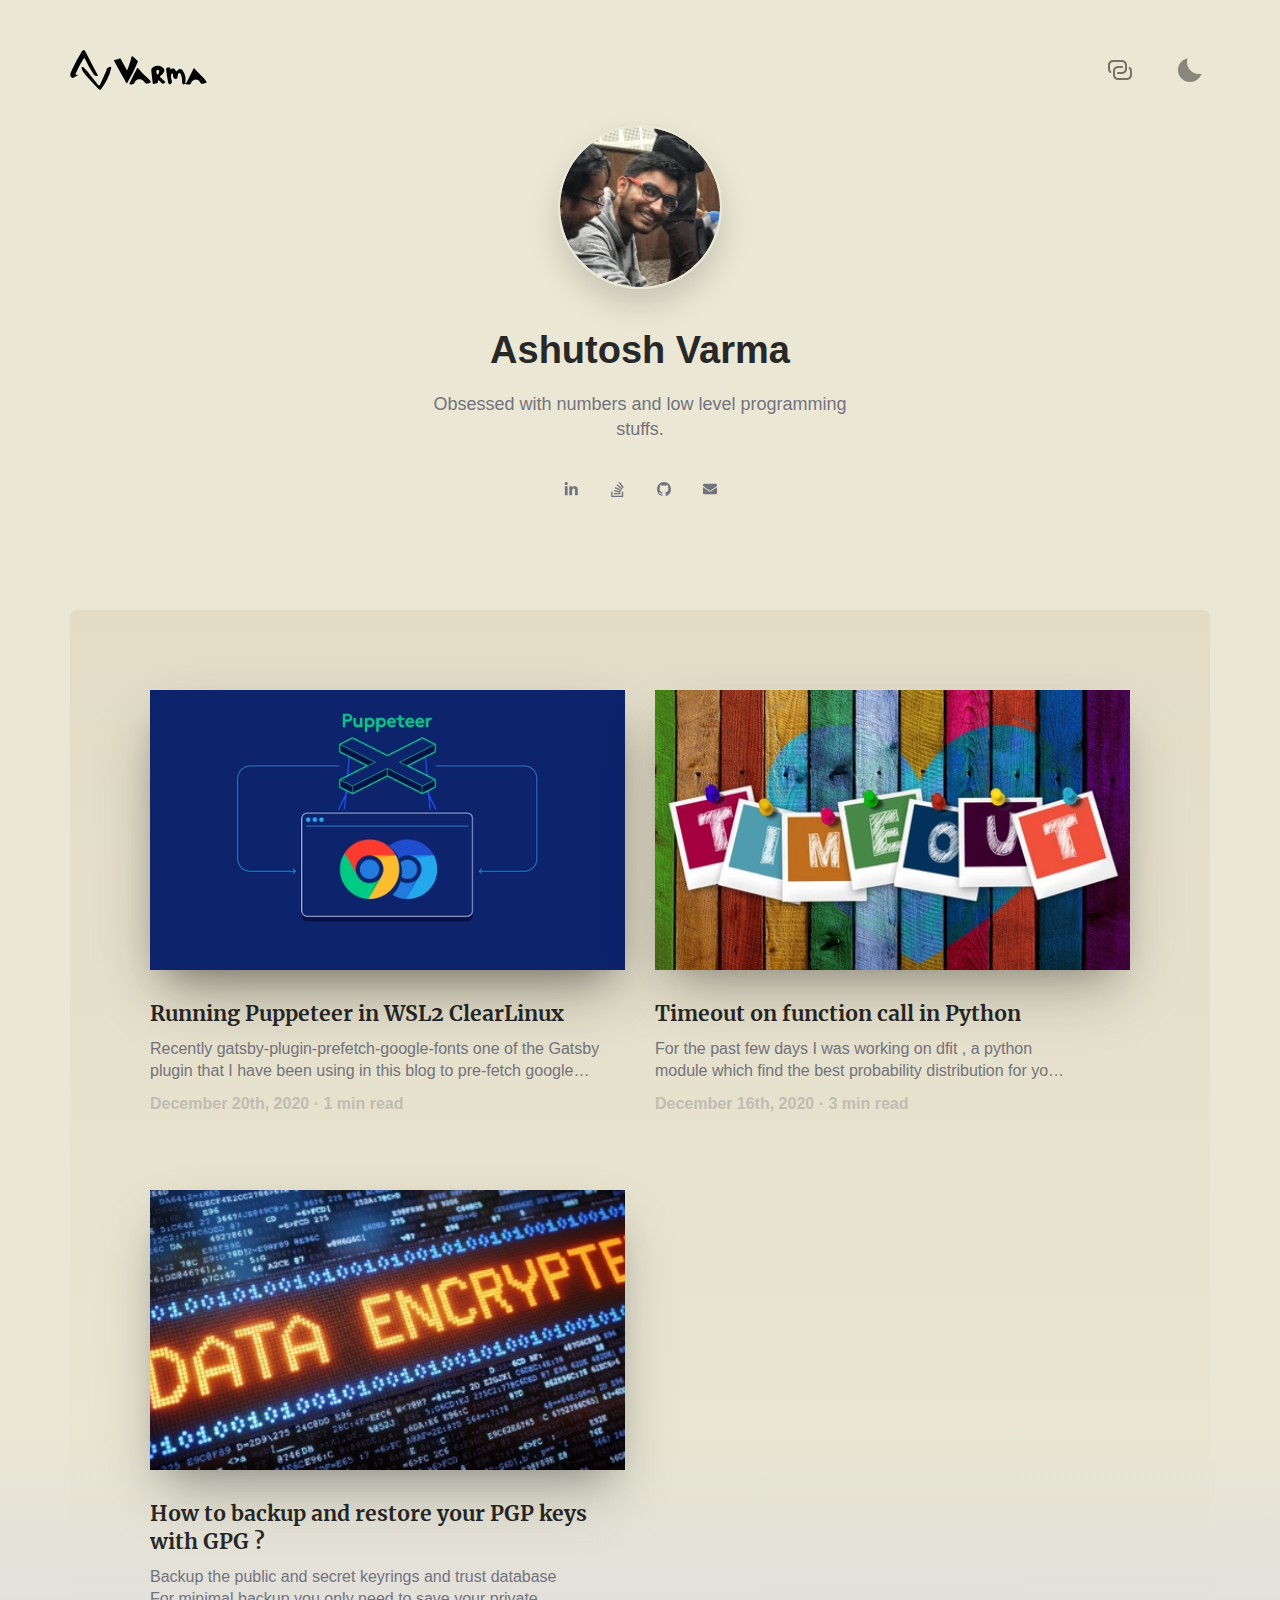
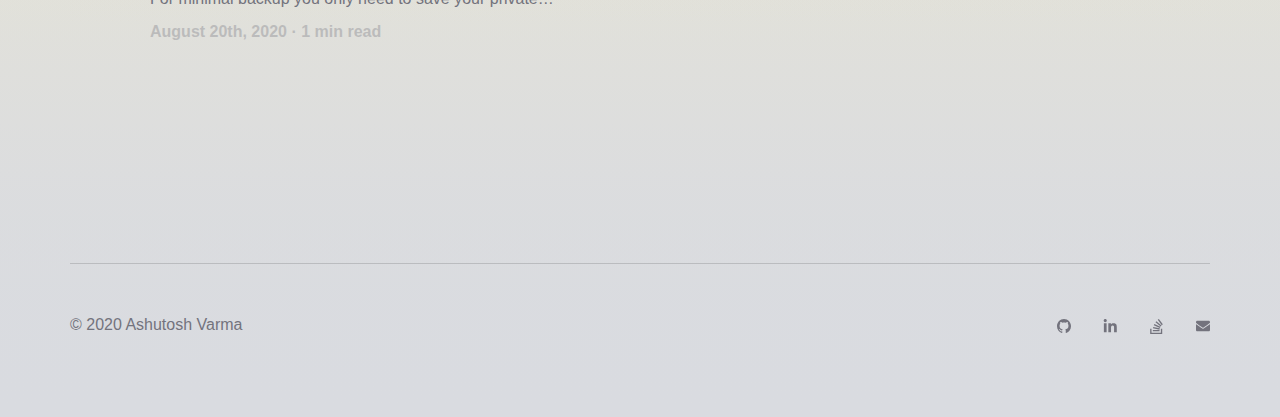
<file: blog/authors/ashutosh-varma/index.html>
<!DOCTYPE html><html lang="en"><head><meta charSet="utf-8"/><meta http-equiv="x-ua-compatible" content="ie=edge"/><meta name="viewport" content="width=device-width, initial-scale=1, shrink-to-fit=no"/><script>document.domain = "ashutoshvarma.github.io"</script><style data-href="/styles.8fb999f5035e9ffb7161.css">@font-face{font-family:Merriweather;font-style:normal;font-display:swap;font-weight:300;src:local("Merriweather Light "),local("Merriweather-Light"),url(/static/merriweather-latin-300-b1158cfcd4aacb9d8fb61625e37af46a.woff2) format("woff2"),url(/static/merriweather-latin-300-cc7de05e166e90320d7d896e0f72a19d.woff) format("woff")}@font-face{font-family:Merriweather;font-style:italic;font-display:swap;font-weight:300;src:local("Merriweather Light italic"),local("Merriweather-Lightitalic"),url(/static/merriweather-latin-300italic-8fe52a48089d6ebe46db0b8e7cc66263.woff2) format("woff2"),url(/static/merriweather-latin-300italic-e1331f5397c2a673f9d3765138debdb5.woff) format("woff")}@font-face{font-family:Merriweather;font-style:normal;font-display:swap;font-weight:400;src:local("Merriweather Regular "),local("Merriweather-Regular"),url(/static/merriweather-latin-400-8276fdb72ae8f4714d4e6eba704cc39f.woff2) format("woff2"),url(/static/merriweather-latin-400-69f09800f4f6479d06e44eba837df872.woff) format("woff")}@font-face{font-family:Merriweather;font-style:italic;font-display:swap;font-weight:400;src:local("Merriweather Regular italic"),local("Merriweather-Regularitalic"),url(/static/merriweather-latin-400italic-3a9be9ea9f7aa4af6de7307df21d9fc0.woff2) format("woff2"),url(/static/merriweather-latin-400italic-d76079ed7541a433a54f79316de086e9.woff) format("woff")}@font-face{font-family:Merriweather;font-style:normal;font-display:swap;font-weight:700;src:local("Merriweather Bold "),local("Merriweather-Bold"),url(/static/merriweather-latin-700-fa534be7ffa380e39a7f6e03bf9a5e03.woff2) format("woff2"),url(/static/merriweather-latin-700-ba56ea84b8084b7ff9677f50d3cd81bd.woff) format("woff")}@font-face{font-family:Merriweather;font-style:italic;font-display:swap;font-weight:700;src:local("Merriweather Bold italic"),local("Merriweather-Bolditalic"),url(/static/merriweather-latin-700italic-1ef5edaaa20ae53ea50399884c5e48c6.woff2) format("woff2"),url(/static/merriweather-latin-700italic-534bc9e7ce93c73d73426e46acd78092.woff) format("woff")}@font-face{font-family:Merriweather;font-style:normal;font-display:swap;font-weight:900;src:local("Merriweather Black "),local("Merriweather-Black"),url(/static/merriweather-latin-900-7528fb70e8a4a82c7305e72ff43ac25f.woff2) format("woff2"),url(/static/merriweather-latin-900-3799b6e2f5ed3fcccf9d7a708d7419fa.woff) format("woff")}@font-face{font-family:Merriweather;font-style:italic;font-display:swap;font-weight:900;src:local("Merriweather Black italic"),local("Merriweather-Blackitalic"),url(/static/merriweather-latin-900italic-e1b4d2aaa78e12ad84aaf8a56321e4c2.woff2) format("woff2"),url(/static/merriweather-latin-900italic-2ae22f731b3424e8dbb4b37f7ca6e708.woff) format("woff")}@font-face{font-family:Reem Kufi;font-style:normal;font-display:swap;font-weight:400;src:url([data-uri]) format("woff2"),url(/static/reem-kufi-all-400-normal-a2c9bce054790341f87c0b79562dbbf9.woff) format("woff");unicode-range:U+06??,U+200c-200e,U+2010-2011,U+204f,U+2e41,U+fb50-fdff,U+fe80-fefc}@font-face{font-family:Reem Kufi;font-style:normal;font-display:swap;font-weight:400;src:url(/static/reem-kufi-latin-400-normal-983778912ae31484a6e9ea6f36cae1b9.woff2) format("woff2"),url(/static/reem-kufi-all-400-normal-a2c9bce054790341f87c0b79562dbbf9.woff) format("woff");unicode-range:U+00??,U+0131,U+0152-0153,U+02bb-02bc,U+02c6,U+02da,U+02dc,U+2000-206f,U+2074,U+20ac,U+2122,U+2191,U+2193,U+2212,U+2215,U+feff,U+fffd}[data-rmiz-wrap=hidden],[data-rmiz-wrap=visible]{position:relative;display:inline-flex;align-items:flex-start}[data-rmiz-wrap=hidden]{visibility:hidden}[data-rmiz-overlay]{position:fixed;top:0;right:0;bottom:0;left:0;width:100%;height:100%;transition-property:background-color}[data-rmiz-btn-close],[data-rmiz-btn-open]{position:absolute;top:0;right:0;bottom:0;left:0;width:100%;height:100%;margin:0;padding:0;border:none;border-radius:0;font:inherit;color:inherit;background:none;-webkit-appearance:none;-moz-appearance:none;appearance:none}[data-rmiz-btn-open]{cursor:zoom-in}[data-rmiz-btn-close]{cursor:zoom-out}[data-rmiz-modal-content]{position:absolute;transition-property:transform;transform-origin:center center}</style><meta name="generator" content="Gatsby 2.24.47"/><title data-react-helmet="true">Ashutosh Varma</title><meta data-react-helmet="true" charSet="utf-8"/><meta data-react-helmet="true" http-equiv="X-UA-Compatible" content="IE=edge"/><meta data-react-helmet="true" name="viewport" content="width=device-width, initial-scale=1"/><meta data-react-helmet="true" name="theme-color" content="#fff"/><meta data-react-helmet="true" itemProp="name" content="Ashutosh Varma"/><meta data-react-helmet="true" itemProp="description" content="Obsessed with numbers and low level programming stuffs.
"/><meta data-react-helmet="true" itemProp="image" content="https://ashutoshvarma.github.io/preview.jpg"/><meta data-react-helmet="true" name="description" content="Obsessed with numbers and low level programming stuffs.
"/><meta data-react-helmet="true" name="twitter:card" content="summary_large_image"/><meta data-react-helmet="true" name="twitter:site" content="Ashutosh Varma"/><meta data-react-helmet="true" name="twitter:title" content="Ashutosh Varma"/><meta data-react-helmet="true" name="twitter:description" content="Obsessed with numbers and low level programming stuffs.
"/><meta data-react-helmet="true" name="twitter:creator"/><meta data-react-helmet="true" name="twitter:image" content="https://ashutoshvarma.github.io/preview.jpg"/><meta data-react-helmet="true" property="og:type" content="website"/><meta data-react-helmet="true" property="og:title" content="Ashutosh Varma"/><meta data-react-helmet="true" property="og:url" content="https://ashutoshvarma.github.io/blog/authors/ashutosh-varma"/><meta data-react-helmet="true" property="og:image" content="https://ashutoshvarma.github.io/preview.jpg"/><meta data-react-helmet="true" property="og:description" content="Obsessed with numbers and low level programming stuffs.
"/><meta data-react-helmet="true" property="og:site_name" content="Ashutosh Varma"/><script data-react-helmet="true" type="application/ld+json">{"@context":"https://schema.org","@graph":[{"@type":"Organization","@id":"https://ashutoshvarma.github.io/#organization","name":"Ashutosh's Blog","url":"https://ashutoshvarma.github.io","sameAs":["undefined","undefined","undefined","undefined"],"logo":{"@type":"ImageObject","@id":"https://ashutoshvarma.github.io/#logo","inLanguage":"en-US","url":"https://ashutoshvarma.github.io/icons/icon-512x512.png","width":512,"height":512,"caption":"Ashutosh's Blog"},"image":{"@id":"https://ashutoshvarma.github.io/#logo"}},{"@type":"WebSite","@id":"https://ashutoshvarma.github.io/#website","url":"https://ashutoshvarma.github.io","name":"Ashutosh Varma","description":"Ashutosh's Blog","publisher":{"@id":"https://ashutoshvarma.github.io/#organization"},"inLanguage":"en-US"},{"@type":["WebPage"],"@id":"https://ashutoshvarma.github.io/blog/authors/ashutosh-varma/#webpage","url":"https://ashutoshvarma.github.io/blog/authors/ashutosh-varma","name":"Ashutosh Varma","isPartOf":{"@id":"https://ashutoshvarma.github.io/#website"},"about":{"@id":"https://ashutoshvarma.github.io/#organization"},"description":"Obsessed with numbers and low level programming stuffs.
","inLanguage":"en-US"},{"@type":"BreadcrumbList","description":"Breadcrumbs list","itemListElement":[{"@type":"ListItem","item":"https://ashutoshvarma.github.io","name":"Homepage","position":"1"}],"name":"Breadcrumbs"}]}</script><link as="font" href="/static/merriweather-latin-700-fa534be7ffa380e39a7f6e03bf9a5e03.woff2" rel="preload" crossorigin="anonymous"/><link as="font" href="/static/reem-kufi-latin-400-normal-983778912ae31484a6e9ea6f36cae1b9.woff2" rel="preload" crossorigin="anonymous"/><link rel="alternate" type="application/rss+xml" href="/rss.xml"/><link rel="icon" href="/favicon-32x32.png?v=8e914270acab21bdadd64eb3043fe420" type="image/png"/><link rel="manifest" href="/manifest.webmanifest"/><meta name="theme-color" content="#fff"/><link rel="apple-touch-icon" sizes="48x48" href="/icons/icon-48x48.png?v=8e914270acab21bdadd64eb3043fe420"/><link rel="apple-touch-icon" sizes="72x72" href="/icons/icon-72x72.png?v=8e914270acab21bdadd64eb3043fe420"/><link rel="apple-touch-icon" sizes="96x96" href="/icons/icon-96x96.png?v=8e914270acab21bdadd64eb3043fe420"/><link rel="apple-touch-icon" sizes="144x144" href="/icons/icon-144x144.png?v=8e914270acab21bdadd64eb3043fe420"/><link rel="apple-touch-icon" sizes="192x192" href="/icons/icon-192x192.png?v=8e914270acab21bdadd64eb3043fe420"/><link rel="apple-touch-icon" sizes="256x256" href="/icons/icon-256x256.png?v=8e914270acab21bdadd64eb3043fe420"/><link rel="apple-touch-icon" sizes="384x384" href="/icons/icon-384x384.png?v=8e914270acab21bdadd64eb3043fe420"/><link rel="apple-touch-icon" sizes="512x512" href="/icons/icon-512x512.png?v=8e914270acab21bdadd64eb3043fe420"/><link rel="preconnect" href="https://www.google-analytics.com"/><link rel="dns-prefetch" href="https://www.google-analytics.com"/><link as="script" rel="preload" href="/webpack-runtime-0146cdcc741cd28b6341.js"/><link as="script" rel="preload" href="/framework-1a1efb3f5c798a012f4a.js"/><link as="script" rel="preload" href="/app-fc8c7cc8e548cfe1f88f.js"/><link as="script" rel="preload" href="/styles-89fd2ae28bdf06750a71.js"/><link as="script" rel="preload" href="/f7f859cd4bf156c2acc6f46f65ba39cb35d4c0a9-de0826d375bb6da471a5.js"/><link as="script" rel="preload" href="/5adfd937054d18aa90c3653907d1d43da6549296-4a3a3b2f5bdc7d872089.js"/><link as="script" rel="preload" href="/component---node-modules-narative-gatsby-theme-novela-src-templates-author-template-tsx-abb826c440c0d690f0b2.js"/><link as="fetch" rel="preload" href="/page-data/blog/authors/ashutosh-varma/page-data.json" crossorigin="anonymous"/><link as="fetch" rel="preload" href="/page-data/sq/d/1143375668.json" crossorigin="anonymous"/><link as="fetch" rel="preload" href="/page-data/sq/d/1491088328.json" crossorigin="anonymous"/><link as="fetch" rel="preload" href="/page-data/sq/d/2444214635.json" crossorigin="anonymous"/><link as="fetch" rel="preload" href="/page-data/app-data.json" crossorigin="anonymous"/></head><body><script>(function() { try {
        var mode = localStorage.getItem('theme-ui-color-mode');
        if (!mode) return
        document.body.classList.add('theme-ui-' + mode);
      } catch (e) {} })();</script><div id="___gatsby"><style data-emotion-css="zpj1b">body{--theme-ui-colors-prism-token:var(--theme-ui-colors-prism-token,#fff);--theme-ui-colors-prism-languageJavascript:var(--theme-ui-colors-prism-languageJavascript,#e8696b);--theme-ui-colors-prism-javascript:var(--theme-ui-colors-prism-javascript,#e8696b);--theme-ui-colors-prism-background:var(--theme-ui-colors-prism-background,#292c34);--theme-ui-colors-prism-comment:var(--theme-ui-colors-prism-comment,#5e6a76);--theme-ui-colors-prism-string:var(--theme-ui-colors-prism-string,#a8e2a8);--theme-ui-colors-prism-var:var(--theme-ui-colors-prism-var,#b3bac5);--theme-ui-colors-prism-number:var(--theme-ui-colors-prism-number,#e4854d);--theme-ui-colors-prism-constant:var(--theme-ui-colors-prism-constant,#b3bac5);--theme-ui-colors-prism-plain:var(--theme-ui-colors-prism-plain,#fff);--theme-ui-colors-prism-doctype:var(--theme-ui-colors-prism-doctype,#e8696b);--theme-ui-colors-prism-tag:var(--theme-ui-colors-prism-tag,#e8696b);--theme-ui-colors-prism-keyword:var(--theme-ui-colors-prism-keyword,#d49fd4);--theme-ui-colors-prism-boolean:var(--theme-ui-colors-prism-boolean,#ff5874);--theme-ui-colors-prism-function:var(--theme-ui-colors-prism-function,#5F8DC3);--theme-ui-colors-prism-parameter:var(--theme-ui-colors-prism-parameter,#F9965D);--theme-ui-colors-prism-className:var(--theme-ui-colors-prism-className,#ffcf74);--theme-ui-colors-prism-attrName:var(--theme-ui-colors-prism-attrName,#bf87ba);--theme-ui-colors-prism-attrValue:var(--theme-ui-colors-prism-attrValue,#a8e2a8);--theme-ui-colors-prism-interpolation:var(--theme-ui-colors-prism-interpolation,#fff);--theme-ui-colors-prism-punctuation:var(--theme-ui-colors-prism-punctuation,#5FA8AA);--theme-ui-colors-prism-maybe-class-name:var(--theme-ui-colors-prism-maybe-class-name,#fff);--theme-ui-colors-prism-property:var(--theme-ui-colors-prism-property,#80cbc4);--theme-ui-colors-prism-propertyAccess:var(--theme-ui-colors-prism-propertyAccess,#fff);--theme-ui-colors-prism-namespace:var(--theme-ui-colors-prism-namespace,#b2ccd6);--theme-ui-colors-prism-highlight:var(--theme-ui-colors-prism-highlight,rgba(255,255,255,0.07));--theme-ui-colors-prism-highlightBorder:var(--theme-ui-colors-prism-highlightBorder,#e1bde2);--theme-ui-colors-prism-dom:var(--theme-ui-colors-prism-dom,#5F8DC3);--theme-ui-colors-prism-operator:var(--theme-ui-colors-prism-operator,#5FA8AA);--theme-ui-colors-primary:var(--theme-ui-colors-primary,#282828);--theme-ui-colors-secondary:var(--theme-ui-colors-secondary,#73737D);--theme-ui-colors-grey:var(--theme-ui-colors-grey,#73737D);--theme-ui-colors-background:var(--theme-ui-colors-background,#eae7d4);--theme-ui-colors-accent:var(--theme-ui-colors-accent,#6166DC);--theme-ui-colors-hover:var(--theme-ui-colors-hover,rgba(0,0,0,0.07));--theme-ui-colors-gradient:var(--theme-ui-colors-gradient,linear-gradient(180deg,rgba(217,219,224,0) 0%,#D9DBE0 100%));--theme-ui-colors-articleText:var(--theme-ui-colors-articleText,#08080B);--theme-ui-colors-track:var(--theme-ui-colors-track,rgba(8,8,11,0.3));--theme-ui-colors-progress:var(--theme-ui-colors-progress,#282828);--theme-ui-colors-card:var(--theme-ui-colors-card,#e2dcc7);--theme-ui-colors-error:var(--theme-ui-colors-error,#EE565B);--theme-ui-colors-success:var(--theme-ui-colors-success,#46B17B);--theme-ui-colors-errorBackground:var(--theme-ui-colors-errorBackground,rgba(238,86,91,0.1));--theme-ui-colors-horizontalRule:var(--theme-ui-colors-horizontalRule,rgba(8,8,11,0.15));--theme-ui-colors-inputBackground:var(--theme-ui-colors-inputBackground,rgba(0,0,0,0.05));color:var(--theme-ui-colors-text,undefined);background-color:var(--theme-ui-colors-background,var(--theme-ui-colors-background,#eae7d4));}body.theme-ui-dark{--theme-ui-colors-grey:var(--theme-ui-colors-modes-dark-grey,#a09c92);--theme-ui-colors-primary:var(--theme-ui-colors-modes-dark-primary,#eae7d4);--theme-ui-colors-secondary:var(--theme-ui-colors-modes-dark-secondary,#fff);--theme-ui-colors-accent:var(--theme-ui-colors-modes-dark-accent,#E9DAAC);--theme-ui-colors-background:var(--theme-ui-colors-modes-dark-background,#282828);--theme-ui-colors-hover:var(--theme-ui-colors-modes-dark-hover,rgba(255,255,255,0.07));--theme-ui-colors-gradient:var(--theme-ui-colors-modes-dark-gradient,none);--theme-ui-colors-articleText:var(--theme-ui-colors-modes-dark-articleText,#fff);--theme-ui-colors-track:var(--theme-ui-colors-modes-dark-track,rgba(255,255,255,0.3));--theme-ui-colors-progress:var(--theme-ui-colors-modes-dark-progress,#eae7d4);--theme-ui-colors-card:var(--theme-ui-colors-modes-dark-card,#1D2021);--theme-ui-colors-error:var(--theme-ui-colors-modes-dark-error,#EE565B);--theme-ui-colors-success:var(--theme-ui-colors-modes-dark-success,#46B17B);--theme-ui-colors-errorBackground:var(--theme-ui-colors-modes-dark-errorBackground,rgba(238,86,91,0.1));--theme-ui-colors-horizontalRule:var(--theme-ui-colors-modes-dark-horizontalRule,rgba(255,255,255,0.15));--theme-ui-colors-inputBackground:var(--theme-ui-colors-modes-dark-inputBackground,rgba(255,255,255,0.07));}</style><div style="outline:none" tabindex="-1" id="gatsby-focus-wrapper"><style data-emotion-css="puu4ak">.css-puu4ak{position:relative;background:var(--theme-ui-colors-background,#eae7d4);-webkit-transition:background 0.25s var(--ease-in-out-quad),color 0.25s var(--ease-in-out-quad);transition:background 0.25s var(--ease-in-out-quad),color 0.25s var(--ease-in-out-quad);min-height:100vh;}</style><div class="css-puu4ak e1u54h6q0"><style data-emotion-css="1854q34">:root{--ease-in-quad:cubic-bezier(0.55,0.085,0.68,0.53);--ease-in-quart:cubic-bezier(0.895,0.03,0.685,0.22);--ease-out-quad:cubic-bezier(0.25,0.46,0.45,0.94);--ease-out-quart:cubic-bezier(0.165,0.84,0.44,1);--ease-in-out-quad:cubic-bezier(0.455,0.03,0.515,0.955);--ease-in-out-quart:cubic-bezier(0.77,0,0.175,1);}@font-face{font-family:"-apple-system","BlinkMacSystemFont","San Francisco","Helvetica Neue","Helvetica","Ubuntu","Roboto","Noto","Segoe UI","Arial",sans-serif;font-weight:400;font-style:normal;}*,*:before,*:after{box-sizing:inherit;margin:0;padding:0;font-size:inherit;font-display:block;}:root{-ms-overflow-style:-ms-autohiding-scrollbar;box-sizing:border-box;-webkit-font-smoothing:antialiased;-moz-osx-font-smoothing:grayscale;text-rendering:optimizeLegibility;cursor:default;font-size:0.625rem;line-height:1.4;}body{font-family:"-apple-system","BlinkMacSystemFont","San Francisco","Helvetica Neue","Helvetica","Ubuntu","Roboto","Noto","Segoe UI","Arial",sans-serif;font-size:1.6rem;margin:0;font-weight:400;height:100%;}article{word-break:break-word;}button,a{-webkit-text-decoration:none;text-decoration:none;cursor:pointer;}a:focus{outline:none;}audio,canvas,iframe,img,svg,video{vertical-align:middle;-webkit-align-self:center;-ms-flex-item-align:center;align-self:center;}input,textarea,select,button{font-family:"-apple-system","BlinkMacSystemFont","San Francisco","Helvetica Neue","Helvetica","Ubuntu","Roboto","Noto","Segoe UI","Arial",sans-serif;}.underline{-webkit-text-decoration:underline;text-decoration:underline;}button,input,select,textarea{color:inherit;font-family:inherit;font-style:inherit;font-weight:inherit;}code,kbd,pre,samp{font-family:monospace;}fieldset,button{-webkit-appearance:none;-moz-appearance:none;appearance:none;border:none;outline:none;background:transparent;}table{border-collapse:separate;border-spacing:0;}audio:not([controls]){display:none;}details{display:block;}input:focus,input:active{outline:none;}input[type="number"]{width:auto;}img.Image__Zoom ~ div{background:transparent !important;}body{font-family:'Roboto','-apple-system','BlinkMacSystemFont','San Francisco','Helvetica Neue','Helvetica','Ubuntu','Noto','Segoe UI','Arial',sans-serif;font-size:1.6rem;margin:0;font-weight:400;height:100%;}</style><style data-emotion-css="il8sto">.css-il8sto{width:100%;max-width:1220px;margin:0 auto;padding:0 4rem;}@media (max-width:66.875em){.css-il8sto{max-width:850px;}}@media (max-width:45.9375em){.css-il8sto{padding:0 4rem;max-width:567px;}}@media (max-width:33.75em){.css-il8sto{max-width:100%;}}</style><section class="css-il8sto e9w9r0m0"><style data-emotion-css="ysq45m">.css-ysq45m{position:relative;z-index:100;padding-top:100px;display:-webkit-box;display:-webkit-flex;display:-ms-flexbox;display:flex;-webkit-box-pack:justify;-webkit-justify-content:space-between;-ms-flex-pack:justify;justify-content:space-between;}@media (max-width:80em){.css-ysq45m{padding-top:50px;}}@media screen and (max-height:800px){.css-ysq45m{padding-top:50px;}}</style><div class="css-ysq45m e1q3p6rm1"><style data-emotion-css="dj9cqc">.css-dj9cqc{position:relative;display:-webkit-box;display:-webkit-flex;display:-ms-flexbox;display:flex;-webkit-align-items:center;-webkit-box-align:center;-ms-flex-align:center;align-items:center;left:0;}@media (max-width:80em){.css-dj9cqc{left:0;}}.css-dj9cqc[data-a11y="true"]:focus::after{content:"";position:absolute;left:-10%;top:-30%;width:120%;height:160%;border:2px solid var(--theme-ui-colors-accent,#6166DC);background:rgba(255,255,255,0.01);border-radius:5px;}.css-dj9cqc:hover .e1q3p6rm0{-webkit-transform:translateX(-3px);-ms-transform:translateX(-3px);transform:translateX(-3px);}</style><a data-a11y="false" title="Navigate back to the homepage" aria-label="Navigate back to the homepage" back="false" class="css-dj9cqc e1q3p6rm2" href="/blog"><style data-emotion-css="1ueltw2">.css-1ueltw2 .Logo__Mobile{display:none;}@media (max-width:45.9375em){.css-1ueltw2 .Logo__Desktop{display:none;}.css-1ueltw2 .Logo__Mobile{display:block;}}</style><div class="css-1ueltw2 e18fg6q30"><svg width="137" height="40" viewBox="0.000000 0.000000 1558.491943 455.970398" fill="none" stroke="black" stroke-linecap="round" stroke-linejoin="round" class="Logo__Desktop"><path d="M1167.9 268.4 C1161.3 264.4 1154.0 272.9 1151.8 280.4 C1148.4 292.0 1147.8 304.5 1150.0 316.5 C1152.1 327.2 1156.4 337.3 1158.6 348.0 C1160.8 358.6 1160.7 370.4 1154.7 379.5 C1148.7 388.5 1135.3 393.1 1126.4 386.7 C1119.9 382.0 1117.8 373.5 1116.2 365.6 C1107.1 320.4 1100.0 274.8 1095.0 229.0 C1094.3 223.0 1093.7 216.6 1096.3 211.2 C1099.3 204.9 1106.1 201.1 1112.9 199.8 C1119.8 198.6 1126.8 199.6 1133.7 200.5 C1137.9 201.1 1143.3 202.8 1143.5 207.1 C1143.6 209.9 1141.4 212.1 1140.1 214.6 C1138.8 217.0 1139.4 221.1 1142.2 221.2 C1151.0 212.1 1164.8 208.2 1177.0 211.3 C1189.3 214.4 1199.6 224.5 1202.9 236.7 C1204.1 241.2 1210.1 242.7 1214.4 241.0 C1218.7 239.3 1221.7 235.5 1224.8 232.1 C1233.8 222.5 1246.6 214.9 1259.5 217.3 C1271.0 219.5 1279.6 228.9 1286.3 238.5 C1315.5 280.3 1324.2 335.7 1309.3 384.5 C1312.3 383.7 1315.2 382.8 1318.1 382.0 C1315.0 380.0 1319.1 375.8 1322.2 373.8 C1327.6 370.2 1330.8 364.1 1333.7 358.3 C1358.3 309.2 1383.0 260.2 1407.6 211.2 C1409.6 207.1 1415.7 210.1 1418.9 213.3 C1443.5 239.1 1468.1 264.8 1492.7 290.5 C1498.5 296.6 1504.3 302.6 1510.1 308.7 C1528.0 327.4 1546.2 346.5 1558.5 369.4 C1542.1 374.9 1525.7 380.5 1509.3 386.1 C1502.4 388.4 1494.8 384.5 1489.9 379.2 C1485.0 373.8 1482.0 367.0 1477.8 361.0 C1465.4 343.1 1442.0 333.6 1420.6 337.8 C1399.3 342.0 1381.2 359.6 1376.4 380.9 C1374.5 389.5 1364.2 393.0 1355.5 393.7 C1345.9 394.6 1336.2 393.9 1326.8 391.9 C1317.7 389.9 1307.8 386.7 1299.6 391.1 C1292.4 394.9 1283.0 389.5 1279.5 382.0 C1275.9 374.5 1276.5 365.9 1276.6 357.6 C1277.1 330.3 1272.0 302.8 1261.6 277.5 C1258.5 270.0 1253.2 261.5 1245.1 261.7 C1237.6 261.9 1232.6 269.5 1230.1 276.5 C1227.5 283.6 1225.9 291.1 1225.3 298.7 C1224.8 307.0 1225.2 316.0 1220.4 322.8 C1212.3 334.2 1193.0 331.5 1183.8 320.9 C1174.6 310.2 1172.9 295.1 1172.5 281.1 C1172.4 276.4 1171.9 270.9 1167.9 268.4 " fill="#000" stroke="none"></path><path d="M859.9 378.9 C849.9 373.0 844.5 361.9 836.9 353.1 C822.8 337.0 799.8 329.3 778.8 333.7 C757.9 338.0 739.9 354.3 733.4 374.7 C730.4 384.1 720.9 390.1 711.3 391.8 C701.6 393.5 691.7 391.7 682.1 389.9 C679.3 389.3 676.1 388.4 675.0 385.8 C674.2 383.6 675.3 381.2 676.3 379.1 C704.2 323.5 732.1 268.0 759.9 212.4 C762.3 207.8 768.1 202.4 771.6 206.3 C784.4 219.9 797.1 233.5 809.9 247.2 C827.4 265.9 844.9 284.6 864.0 301.8 C884.1 320.0 906.5 336.9 919.8 360.6 C920.3 361.5 920.8 362.5 920.8 363.6 C920.8 365.7 918.7 367.1 916.9 368.2 C908.2 373.4 899.3 378.7 889.5 381.4 C879.7 384.1 868.7 384.0 859.9 378.9 " fill="#000" stroke="none"></path><path d="M1023.6 302.7 C1022.9 307.3 1026.8 311.3 1030.3 314.4 C1047.2 329.0 1064.0 343.7 1080.8 358.4 C1083.4 360.7 1086.2 363.7 1085.3 367.0 C1084.8 369.2 1082.7 370.6 1080.7 371.9 C1075.7 375.1 1070.6 378.3 1065.6 381.6 C1062.3 383.6 1058.6 385.8 1054.9 385.0 C1052.3 384.5 1050.3 382.7 1048.4 380.9 C1035.2 369.1 1022.1 357.3 1008.9 345.4 C1005.8 342.6 1000.3 345.6 999.1 349.7 C998.0 353.8 999.4 358.1 1000.5 362.2 C1001.6 366.3 1002.1 371.0 999.5 374.3 C997.4 376.8 994.1 377.8 990.9 378.6 C979.3 381.5 967.6 384.1 955.8 386.5 C952.0 387.3 947.7 387.9 944.8 385.4 C942.2 383.3 941.6 379.7 941.3 376.4 C936.1 332.6 930.9 288.8 925.7 245.0 C924.8 237.2 923.9 229.3 925.6 221.7 C928.9 207.3 941.1 196.6 954.2 190.0 C986.8 173.5 1028.9 178.3 1056.9 201.5 C1065.6 208.7 1073.4 218.3 1074.4 229.5 C1075.4 239.2 1071.2 248.7 1066.1 257.1 C1057.3 271.5 1045.4 284.1 1031.4 293.7 C1028.0 296.0 1024.2 298.6 1023.6 302.7 M992.1 228.8 C990.5 229.3 988.9 229.9 987.5 231.0 C982.7 234.6 982.4 241.7 983.1 247.7 C984.1 256.9 986.4 265.8 988.7 274.8 C990.1 280.5 998.7 281.5 1003.4 277.8 C1008.0 274.1 1009.7 267.9 1011.1 262.1 C1012.2 257.6 1013.3 253.1 1014.3 248.5 C1014.9 246.1 1015.5 243.5 1015.3 241.0 C1015.0 236.0 1011.4 231.5 1006.8 229.4 C1002.3 227.3 996.9 227.3 992.1 228.8 " fill="#000" stroke="none"></path><path d="M651.1 225.9 C653.4 225.0 654.5 222.4 655.4 220.2 C673.7 172.6 689.0 123.9 701.3 74.5 C702.5 69.5 710.1 71.6 714.0 74.8 C732.7 89.7 750.6 105.5 767.6 122.2 C769.5 124.0 771.5 126.1 772.1 128.7 C772.6 131.4 771.5 134.0 770.5 136.5 C735.6 218.6 695.4 298.4 650.2 375.3 C649.2 376.9 648.1 378.7 646.2 379.2 C643.2 379.9 640.8 376.8 639.2 374.1 C592.6 292.9 547.3 210.8 503.4 128.1 C501.9 125.3 500.4 122.3 500.5 119.1 C500.5 116.0 502.9 112.6 506.0 112.6 C523.5 112.6 541.0 108.5 556.7 100.8 C561.5 98.4 567.1 95.7 572.0 98.0 C574.9 99.5 576.7 102.6 578.3 105.5 C599.2 143.4 620.1 181.3 641.0 219.2 C643.2 223.1 647.0 227.6 651.1 225.9 M651.8 233.8 C653.3 233.4 654.3 231.6 654.0 230.1 C650.8 232.2 646.4 232.1 643.3 229.9 C644.3 233.2 648.5 235.1 651.6 233.7 " fill="#000" stroke="none"></path><path d="M353.1 445.0 C350.8 447.9 348.4 450.9 344.9 452.4 C336.4 456.0 327.6 448.6 321.3 441.9 C281.2 398.9 241.2 355.9 201.1 312.9 C171.4 281.1 140.6 247.3 130.0 205.0 C128.5 199.0 135.5 193.5 141.7 194.1 C147.9 194.7 153.0 199.2 157.5 203.5 C218.6 261.7 261.6 336.4 319.6 397.7 C321.9 400.1 324.5 402.7 327.8 403.3 C334.8 404.5 339.8 396.9 342.7 390.4 C366.8 337.0 391.0 283.7 415.1 230.3 C416.4 227.4 417.6 223.5 415.3 221.2 C412.3 218.2 416.5 213.4 420.1 211.2 C427.8 206.6 435.4 202.0 443.1 197.4 C450.3 193.1 460.6 189.2 466.0 195.6 C469.7 199.8 468.6 206.2 467.3 211.6 C446.5 296.4 407.3 376.5 353.1 445.0 " fill="#000" stroke="none"></path><path d="M148.8 104.6 C117.3 157.8 88.0 212.4 63.2 269.0 C61.8 272.3 60.4 276.3 62.2 279.4 C64.9 284.1 71.8 282.8 77.0 281.6 C82.2 280.3 89.8 281.1 90.3 286.4 C75.4 296.6 59.6 305.6 43.3 313.3 C38.7 315.5 34.0 317.6 29.0 317.8 C17.3 318.5 7.0 308.9 3.5 297.8 C0.0 286.7 2.0 274.6 5.4 263.5 C8.9 251.9 13.9 240.9 19.0 229.9 C53.1 155.9 91.9 84.0 135.2 14.9 C138.5 9.5 142.4 3.8 148.3 1.9 C154.4 0.0 161.1 2.6 165.8 6.8 C170.4 11.1 173.4 16.8 176.4 22.4 C222.6 110.9 268.9 199.3 315.2 287.8 C316.9 291.1 314.3 295.2 310.9 296.6 C307.5 297.9 303.7 297.2 300.1 296.5 C292.1 295.0 283.8 293.3 277.3 288.4 C272.4 284.7 269.0 279.5 265.6 274.3 C229.0 217.8 196.0 158.8 167.1 98.0 C165.3 94.4 160.1 93.7 156.6 95.6 C153.0 97.5 150.8 101.1 148.8 104.6 " fill="#000" stroke="none"></path></svg><svg version="1.1" width="30" height="31" class="Logo__Mobile" xmlns="http://www.w3.org/2000/svg" viewBox="0.000000 0.000000 532.659424 522.812256" stroke="black" fill="none" stroke-linecap="round" stroke-linejoin="round"><path d="M115.1 319.4 C95.1 332.4 74.1 343.8 52.3 353.5 C44.1 357.1 35.2 360.5 26.5 358.3 C16.9 356.0 10.0 347.2 7.0 337.8 C0.0 315.8 10.3 292.5 20.6 271.9 C65.9 181.6 116.9 94.2 173.3 10.3 C174.4 8.6 175.6 6.8 177.2 5.4 C183.2 0.0 193.1 1.5 199.4 6.5 C205.8 11.6 209.4 19.2 212.7 26.5 C261.4 132.5 311.5 237.9 361.5 343.3 C343.2 344.0 322.9 344.0 309.1 331.8 C303.4 326.8 299.4 320.2 295.6 313.6 C256.4 246.5 221.9 176.5 192.4 104.5 C146.5 174.7 105.0 247.8 68.2 323.1 C82.4 315.3 99.9 313.9 115.1 319.4 " fill="#000" stroke="none"></path><path d="M391.6 415.7 C418.9 361.4 446.1 307.2 473.4 253.0 C465.5 260.3 454.7 264.3 444.0 264.0 C463.6 251.5 483.6 239.7 504.1 228.7 C510.7 225.2 519.1 221.7 525.3 225.9 C532.7 230.8 531.2 241.8 528.7 250.3 C500.8 345.5 453.0 434.9 389.1 510.9 C386.7 513.8 384.1 516.8 380.6 518.4 C370.6 522.8 360.2 513.8 353.0 505.6 C309.9 456.4 267.1 406.9 224.7 357.0 C207.0 336.3 189.3 315.3 175.1 292.0 C161.5 269.8 150.9 244.7 151.2 218.7 C172.9 218.4 190.4 235.8 204.3 252.4 C261.1 320.3 306.1 397.5 364.2 464.2 C374.9 449.0 383.3 432.3 391.6 415.7 " fill="#000" stroke="none"></path></svg></div><style data-emotion-css="10l5b14">.css-10l5b14{position:absolute;display:inline-block;opacity:0;width:0px;height:0px;visibility:hidden;overflow:hidden;}</style><span class="css-10l5b14 e1q3p6rm8">Navigate back to the homepage</span></a><style data-emotion-css="1qdrnpx">.css-1qdrnpx{position:relative;display:-webkit-box;display:-webkit-flex;display:-ms-flexbox;display:flex;-webkit-align-items:center;-webkit-box-align:center;-ms-flex-align:center;align-items:center;}@media (max-width:33.75em){.css-1qdrnpx{right:-5px;}}</style><div class="css-1qdrnpx e1q3p6rm3"><style data-emotion-css="4zc6l3">.css-4zc6l3{opacity:0.5;position:relative;border-radius:5px;width:40px;height:25px;display:-webkit-box;display:-webkit-flex;display:-ms-flexbox;display:flex;-webkit-align-items:center;-webkit-box-align:center;-ms-flex-align:center;align-items:center;-webkit-box-pack:center;-webkit-justify-content:center;-ms-flex-pack:center;justify-content:center;-webkit-transition:opacity 0.3s ease;transition:opacity 0.3s ease;margin-left:30px;}.css-4zc6l3:hover{opacity:1;}.css-4zc6l3[data-a11y="true"]:focus::after{content:"";position:absolute;left:0;top:-30%;width:100%;height:160%;border:2px solid var(--theme-ui-colors-accent,#6166DC);background:rgba(255,255,255,0.01);border-radius:5px;}@media (max-width:45.9375em){.css-4zc6l3{display:-webkit-inline-box;display:-webkit-inline-flex;display:-ms-inline-flexbox;display:inline-flex;-webkit-transform:scale(0.708);-ms-transform:scale(0.708);transform:scale(0.708);margin-left:10px;}.css-4zc6l3:hover{opacity:0.5;}}</style><button data-a11y="false" aria-label="Copy URL to clipboard" title="Copy URL to clipboard" class="css-4zc6l3 e1q3p6rm5"><svg width="24" height="20" viewBox="0 0 24 20" fill="none" xmlns="http://www.w3.org/2000/svg"><path fill-rule="evenodd" clip-rule="evenodd" d="M2 5C2 3.34328 3.34328 2 5 2H14C15.6567 2 17 3.34328 17 5V9C17 10.6567 15.6567 12 14 12H10C9.44771 12 9 12.4477 9 13C9 13.5523 9.44771 14 10 14H14C16.7613 14 19 11.7613 19 9V5C19 2.23872 16.7613 0 14 0H5C2.23872 0 0 2.23872 0 5V9C0 10.4938 0.656313 11.8361 1.6935 12.7509C2.10768 13.1163 2.73961 13.0767 3.10494 12.6625C3.47028 12.2483 3.43068 11.6164 3.0165 11.2511C2.39169 10.6999 2 9.89621 2 9V5ZM7 11C7 9.34328 8.34328 8 10 8H14C14.5523 8 15 7.55228 15 7C15 6.44772 14.5523 6 14 6H10C7.23872 6 5 8.23872 5 11V15C5 17.7613 7.23872 20 10 20H19C21.7613 20 24 17.7613 24 15V11C24 9.50621 23.3437 8.16393 22.3065 7.24906C21.8923 6.88372 21.2604 6.92332 20.8951 7.3375C20.5297 7.75168 20.5693 8.38361 20.9835 8.74894C21.6083 9.30007 22 10.1038 22 11V15C22 16.6567 20.6567 18 19 18H10C8.34328 18 7 16.6567 7 15V11Z" fill="#000"></path></svg><style data-emotion-css="16kvgc5">.css-16kvgc5{position:absolute;padding:4px 13px;background:rgba(0,0,0,0.1);color:#000;border-radius:5px;font-size:14px;top:-35px;opacity:0;-webkit-transform:none;-ms-transform:none;transform:none;-webkit-transition:-webkit-transform 0.3s ease-in-out,opacity 0.3s ease-in-out;-webkit-transition:transform 0.3s ease-in-out,opacity 0.3s ease-in-out;transition:transform 0.3s ease-in-out,opacity 0.3s ease-in-out;}.css-16kvgc5::after{content:"";position:absolute;left:0;right:0;bottom:-6px;margin:0 auto;width:0;height:0;border-left:6px solid transparent;border-right:6px solid transparent;border-top:6px solid rgba(0,0,0,0.1);}</style><div class="css-16kvgc5 e1q3p6rm4">Copied</div></button><button data-a11y="false" aria-label="Activate dark mode" title="Activate dark mode" class="css-4zc6l3 e1q3p6rm5"><style data-emotion-css="spdc3q">.css-spdc3q{position:relative;width:24px;height:24px;border-radius:50%;border:2px solid var(--theme-ui-colors-primary,#282828);background:var(--theme-ui-colors-primary,#282828);-webkit-transform:scale(1);-ms-transform:scale(1);transform:scale(1);-webkit-transition:all 0.45s ease;transition:all 0.45s ease;overflow:hidden;}.css-spdc3q::before{content:"";position:absolute;right:-9px;top:-9px;height:24px;width:24px;border:2px solid var(--theme-ui-colors-primary,#282828);border-radius:50%;-webkit-transform:translate(0,0);-ms-transform:translate(0,0);transform:translate(0,0);opacity:1;-webkit-transition:-webkit-transform 0.45s ease;-webkit-transition:transform 0.45s ease;transition:transform 0.45s ease;}.css-spdc3q::after{content:"";width:8px;height:8px;border-radius:50%;margin:-4px 0 0 -4px;position:absolute;top:50%;left:50%;box-shadow:0 -23px 0 var(--theme-ui-colors-primary,#282828),0 23px 0 var(--theme-ui-colors-primary,#282828),23px 0 0 var(--theme-ui-colors-primary,#282828),-23px 0 0 var(--theme-ui-colors-primary,#282828),15px 15px 0 var(--theme-ui-colors-primary,#282828),-15px 15px 0 var(--theme-ui-colors-primary,#282828),15px -15px 0 var(--theme-ui-colors-primary,#282828),-15px -15px 0 var(--theme-ui-colors-primary,#282828);-webkit-transform:scale(0);-ms-transform:scale(0);transform:scale(0);-webkit-transition:all 0.35s ease;transition:all 0.35s ease;}@media (max-width:45.9375em){.css-spdc3q::after{-webkit-transform:scale(0);-ms-transform:scale(0);transform:scale(0);}}</style><div class="css-spdc3q e1q3p6rm6"></div><style data-emotion-css="10f20t9">.css-10f20t9{position:absolute;right:-1px;top:-8px;height:24px;width:24px;border-radius:50%;border:0;background:var(--theme-ui-colors-background,#eae7d4);-webkit-transform:translate(0,0);-ms-transform:translate(0,0);transform:translate(0,0);opacity:1;-webkit-transition:background 0.25s var(--ease-in-out-quad),color 0.25s var(--ease-in-out-quad),-webkit-transform 0.45s ease;-webkit-transition:background 0.25s var(--ease-in-out-quad),color 0.25s var(--ease-in-out-quad),transform 0.45s ease;transition:background 0.25s var(--ease-in-out-quad),color 0.25s var(--ease-in-out-quad),transform 0.45s ease;}</style><div class="css-10f20t9 e1q3p6rm7"></div></button></div></div></section><style data-emotion-css="4j05o4">.css-4j05o4{width:100%;max-width:1220px;margin:0 auto;padding:0 4rem;}@media (max-width:66.875em){.css-4j05o4{max-width:850px;}}@media (max-width:45.9375em){.css-4j05o4{padding:0 2rem;max-width:527px;}}@media (max-width:33.75em){.css-4j05o4{max-width:100%;}}</style><section class="css-4j05o4 e9w9r0m0"><style data-emotion-css="1fa23tf">.css-1fa23tf{position:relative;z-index:1;display:-webkit-box;display:-webkit-flex;display:-ms-flexbox;display:flex;-webkit-flex-direction:column;-ms-flex-direction:column;flex-direction:column;-webkit-align-items:center;-webkit-box-align:center;-ms-flex-align:center;align-items:center;-webkit-box-pack:center;-webkit-justify-content:center;-ms-flex-pack:center;justify-content:center;margin:35px auto 110px;}</style><div class="css-1fa23tf e1wtnwwa0"><style data-emotion-css="qmd90z">.css-qmd90z{position:relative;z-index:1;height:164px;width:164px;margin-bottom:35px;border-radius:50%;overflow:hidden;border:2px solid var(--theme-ui-colors-background,#eae7d4);box-shadow:0px 15.619px 31.2381px rgba(0,0,0,0.15);}@media (max-width:45.9375em){.css-qmd90z{width:146px;height:146px;}}@media (max-width:33.75em){.css-qmd90z{width:136px;height:136px;margin-bottom:25px;}}</style><div class="css-qmd90z e1wtnwwa1"><style data-emotion-css="uodor8">.css-uodor8{border-radius:50%;}</style><style data-emotion-css="1qspsgn">.css-1qspsgn{border-radius:50%;}.css-1qspsgn > img{-webkit-filter:blur(8px);filter:blur(8px);}</style><div class="e1wtnwwa2 css-1qspsgn e13158qv0 gatsby-image-wrapper" style="position:relative;overflow:hidden"><div aria-hidden="true" style="width:100%;padding-bottom:100%"></div><img aria-hidden="true" src="[data-uri]" alt="" style="position:absolute;top:0;left:0;width:100%;height:100%;object-fit:cover;object-position:center;opacity:1;transition-delay:500ms"/><noscript><picture><source type='image/webp' srcset="/static/d5a0fb6f6024d249f97d87f311c8c671/2d087/ashutoshvarma.webp 82w,
/static/d5a0fb6f6024d249f97d87f311c8c671/29d87/ashutoshvarma.webp 164w,
/static/d5a0fb6f6024d249f97d87f311c8c671/5a48e/ashutoshvarma.webp 328w,
/static/d5a0fb6f6024d249f97d87f311c8c671/42f2e/ashutoshvarma.webp 492w,
/static/d5a0fb6f6024d249f97d87f311c8c671/0e2f9/ashutoshvarma.webp 590w" sizes="(max-width: 328px) 100vw, 328px" /><source srcset="/static/d5a0fb6f6024d249f97d87f311c8c671/a2637/ashutoshvarma.jpg 82w,
/static/d5a0fb6f6024d249f97d87f311c8c671/15203/ashutoshvarma.jpg 164w,
/static/d5a0fb6f6024d249f97d87f311c8c671/ec46e/ashutoshvarma.jpg 328w,
/static/d5a0fb6f6024d249f97d87f311c8c671/b69a5/ashutoshvarma.jpg 492w,
/static/d5a0fb6f6024d249f97d87f311c8c671/595c2/ashutoshvarma.jpg 590w" sizes="(max-width: 328px) 100vw, 328px" /><img loading="lazy" sizes="(max-width: 328px) 100vw, 328px" srcset="/static/d5a0fb6f6024d249f97d87f311c8c671/a2637/ashutoshvarma.jpg 82w,
/static/d5a0fb6f6024d249f97d87f311c8c671/15203/ashutoshvarma.jpg 164w,
/static/d5a0fb6f6024d249f97d87f311c8c671/ec46e/ashutoshvarma.jpg 328w,
/static/d5a0fb6f6024d249f97d87f311c8c671/b69a5/ashutoshvarma.jpg 492w,
/static/d5a0fb6f6024d249f97d87f311c8c671/595c2/ashutoshvarma.jpg 590w" src="/static/d5a0fb6f6024d249f97d87f311c8c671/ec46e/ashutoshvarma.jpg" alt="" style="position:absolute;top:0;left:0;opacity:1;width:100%;height:100%;object-fit:cover;object-position:center"/></picture></noscript></div></div><style data-emotion-css="1hy8ee2">.css-1hy8ee2{font-size:38px;font-family:'SF Pro Display','-apple-system','BlinkMacSystemFont','San Francisco','Helvetica Neue','Helvetica','Ubuntu','Roboto','Noto','Segoe UI','Arial',sans-serif;color:var(--theme-ui-colors-primary,#282828);margin-bottom:15px;font-weight:600;}</style><h1 class="css-1hy8ee2 e1wtnwwa3">Ashutosh Varma</h1><style data-emotion-css="8pnmim">.css-8pnmim{margin:0 auto;max-width:450px;color:var(--theme-ui-colors-grey,#73737D);font-size:18px;font-family:'SF Pro Display','-apple-system','BlinkMacSystemFont','San Francisco','Helvetica Neue','Helvetica','Ubuntu','Roboto','Noto','Segoe UI','Arial',sans-serif;line-height:1.4;text-align:center;}@media (max-width:33.75em){.css-8pnmim{font-size:14px;}}</style><p class="css-8pnmim e1wtnwwa4">Obsessed with numbers and low level programming stuffs.
</p><style data-emotion-css="1i6b9ys">.css-1i6b9ys{display:-webkit-box;display:-webkit-flex;display:-ms-flexbox;display:flex;-webkit-align-items:center;-webkit-box-align:center;-ms-flex-align:center;align-items:center;margin-top:35px;}@media (max-width:33.75em){.css-1i6b9ys{font-size:14px;}}</style><div class="css-1i6b9ys e1wtnwwa5"><style data-emotion-css="kvjuj6">.css-kvjuj6{position:relative;margin-left:3.2rem;-webkit-text-decoration:none;text-decoration:none;max-width:16px;}.css-kvjuj6:hover svg:hover *{fill:var(--theme-ui-colors-primary,#282828);}.css-kvjuj6:hover svg *{-webkit-transition:fill 0.25s var(--ease-in-out-quad);transition:fill 0.25s var(--ease-in-out-quad);}.css-kvjuj6:first-of-type{margin-left:0;}.css-kvjuj6:last-child{margin-right:0;}.css-kvjuj6[data-a11y='true']:focus::after{content:'';position:absolute;left:-50%;top:-20%;width:200%;height:160%;border:2px solid var(--theme-ui-colors-accent,#6166DC);background:rgba(255,255,255,0.01);border-radius:5px;}@media (max-width:45.9375em){.css-kvjuj6{margin:0 2.2rem;}}</style><a target="_blank" rel="noopener nofollow" data-a11y="false" aria-label="Link to https://www.linkedin.com/in/varmaashutosh/" href="https://www.linkedin.com/in/varmaashutosh/" class="css-kvjuj6 e1dx16qw0"><svg width="14" height="14" viewBox="0 0 14 14" fill="none" xmlns="http://www.w3.org/2000/svg"><path fill-rule="evenodd" clip-rule="evenodd" d="M3.59615 13.125H0.871552V4.36523H3.59615V13.125ZM2.24847 3.16406C1.81878 3.16406 1.44769 3.00781 1.13519 2.69531C0.822692 2.38281 0.666443 2.01171 0.666443 1.58203C0.666443 1.15234 0.822692 0.781248 1.13519 0.468749C1.44769 0.156249 1.81878 0 2.24847 0C2.67816 0 3.04925 0.156249 3.36175 0.468749C3.67425 0.781248 3.8305 1.15234 3.8305 1.58203C3.8305 2.01171 3.67425 2.38281 3.36175 2.69531C3.04925 3.00781 2.67816 3.16406 2.24847 3.16406ZM13.7915 13.125H11.0669V8.84765C11.0669 8.14452 11.0083 7.63671 10.8911 7.32421C10.6763 6.79687 10.2563 6.5332 9.63134 6.5332C9.00634 6.5332 8.56689 6.76757 8.31298 7.23632C8.11767 7.58788 8.02001 8.10546 8.02001 8.78905V13.125H5.32471V4.36523H7.93212V5.5664H7.96142C8.15673 5.17578 8.46923 4.85351 8.89892 4.59961C9.36767 4.28711 9.91454 4.13086 10.5395 4.13086C11.8091 4.13086 12.6977 4.53125 13.2055 5.33203C13.5962 5.97656 13.7915 6.97265 13.7915 8.3203V13.125Z" fill="#73737D"></path></svg><style data-emotion-css="mglztx">.css-mglztx{width:0px;height:0px;visibility:hidden;opacity:0;overflow:hidden;display:inline-block;}</style><span class="css-mglztx e1dx16qw1">Link to $<!-- -->https://www.linkedin.com/in/varmaashutosh/</span></a><a target="_blank" rel="noopener nofollow" data-a11y="false" aria-label="Link to https://stackoverflow.com/users/13944127/" href="https://stackoverflow.com/users/13944127/" class="css-kvjuj6 e1dx16qw0"><svg width="15" height="15" viewBox="0 0 73.1 86.6" fill="none" xmlns="http://www.w3.org/2000/svg"><path fill-rule="evenodd" clip-rule="evenodd" d="M61.8,78.9V55.7h7.7v30.9H0V55.7h7.7v23.2H61.8z" fill="#73737D"></path><path fill-rule="evenodd" clip-rule="evenodd" d="M16.2,53.5L54,61.4l1.6-7.6l-37.8-7.9L16.2,53.5z M21.2,35.5l35,16.3l3.2-7l-35-16.4 C24.4,28.4,21.2,35.5,21.2,35.5z M30.9,18.3L60.6,43l4.9-5.9L35.8,12.4C35.8,12.4,30.9,18.3,30.9,18.3z M50.1,0l-6.2,4.6l23,31 l6.2-4.6L50.1,0z M15.4,71.1H54v-7.7H15.4V71.1z" fill="#73737D"></path></svg><span class="css-mglztx e1dx16qw1">Link to $<!-- -->https://stackoverflow.com/users/13944127/</span></a><a target="_blank" rel="noopener nofollow" data-a11y="false" aria-label="Link to https://github.com/ashutoshvarma" href="https://github.com/ashutoshvarma" class="css-kvjuj6 e1dx16qw0"><svg width="14" height="14" viewBox="0 0 14 14" fill="none" xmlns="http://www.w3.org/2000/svg"><path fill-rule="evenodd" clip-rule="evenodd" d="M7 0C3.1325 0 0 3.21173 0 7.17706C0 10.3529 2.00375 13.0353 4.78625 13.9863C5.13625 14.0491 5.2675 13.8338 5.2675 13.6454C5.2675 13.4749 5.25875 12.9097 5.25875 12.3087C3.5 12.6406 3.045 11.8691 2.905 11.4653C2.82625 11.259 2.485 10.622 2.1875 10.4516C1.9425 10.317 1.5925 9.98508 2.17875 9.97611C2.73 9.96714 3.12375 10.4964 3.255 10.7118C3.885 11.7973 4.89125 11.4923 5.29375 11.3039C5.355 10.8374 5.53875 10.5234 5.74 10.3439C4.1825 10.1645 2.555 9.54549 2.555 6.80026C2.555 6.01976 2.82625 5.37382 3.2725 4.87143C3.2025 4.692 2.9575 3.95635 3.3425 2.96951C3.3425 2.96951 3.92875 2.78111 5.2675 3.70516C5.8275 3.54367 6.4225 3.46293 7.0175 3.46293C7.6125 3.46293 8.2075 3.54367 8.7675 3.70516C10.1063 2.77214 10.6925 2.96951 10.6925 2.96951C11.0775 3.95635 10.8325 4.692 10.7625 4.87143C11.2087 5.37382 11.48 6.01079 11.48 6.80026C11.48 9.55446 9.84375 10.1645 8.28625 10.3439C8.54 10.5682 8.75875 10.9988 8.75875 11.6717C8.75875 12.6316 8.75 13.4032 8.75 13.6454C8.75 13.8338 8.88125 14.0581 9.23125 13.9863C11.9963 13.0353 14 10.3439 14 7.17706C14 3.21173 10.8675 0 7 0Z" fill="#73737D"></path></svg><span class="css-mglztx e1dx16qw1">Link to $<!-- -->https://github.com/ashutoshvarma</span></a><a target="_blank" rel="noopener nofollow" data-a11y="false" aria-label="Link to mailto:ashutoshvarma11@live.com" href="mailto:ashutoshvarma11@live.com" class="css-kvjuj6 e1dx16qw0"><svg width="14" height="14" viewBox="0 0 512 512" fill="none" xmlns="http://www.w3.org/2000/svg"><path fill-rule="evenodd" clip-rule="evenodd" d="M502.3 190.8c3.9-3.1 9.7-.2 9.7 4.7V400c0 26.5-21.5 48-48 48H48c-26.5 0-48-21.5-48-48V195.6c0-5 5.7-7.8 9.7-4.7 22.4 17.4 52.1 39.5 154.1 113.6 21.1 15.4 56.7 47.8 92.2 47.6 35.7.3 72-32.8 92.3-47.6 102-74.1 131.6-96.3 154-113.7zM256 320c23.2.4 56.6-29.2 73.4-41.4 132.7-96.3 142.8-104.7 173.4-128.7 5.8-4.5 9.2-11.5 9.2-18.9v-19c0-26.5-21.5-48-48-48H48C21.5 64 0 85.5 0 112v19c0 7.4 3.4 14.3 9.2 18.9 30.6 23.9 40.7 32.4 173.4 128.7 16.8 12.2 50.2 41.8 73.4 41.4z" fill="#73737D"></path></svg><span class="css-mglztx e1dx16qw1">Link to $<!-- -->mailto:ashutoshvarma11@live.com</span></a></div></div><style data-emotion-css="h9m6ot">.css-h9m6ot{background:linear-gradient( 180deg,var(--theme-ui-colors-card,#e2dcc7) 0%,rgba(249,250,252,0) 91.01% );border-radius:8px;padding:88px 98px;position:relative;z-index:1;}@media (max-width:80em){.css-h9m6ot{padding:80px;}}@media (max-width:66.875em){.css-h9m6ot{padding:0;background:transparent;}}</style><div class="css-h9m6ot ejpsu420"><style data-emotion-css="1oz4g1p">.css-1oz4g1p{-webkit-transition:opacity 0.25s;transition:opacity 0.25s;}.css-1oz4g1p p{display:-webkit-box;}.css-1oz4g1p h2{margin-bottom:10px;}</style><div style="opacity:0" class="css-1oz4g1p e14bbv6l0"><style data-emotion-css="ybwe3r">.css-ybwe3r{position:relative;display:grid;grid-template-columns:1fr 457px;grid-template-rows:2;-webkit-column-gap:30px;column-gap:30px;}.css-ybwe3r:not(:last-child){margin-bottom:75px;}@media (max-width:80em){.css-ybwe3r{grid-template-columns:1fr 1fr;}}@media (max-width:45.9375em){.css-ybwe3r{grid-template-columns:1fr;}.css-ybwe3r:not(:last-child){margin-bottom:0;}}</style><div class="css-ybwe3r e14bbv6l1"><style data-emotion-css="1jduoby">.css-1jduoby{position:relative;display:block;width:100%;height:100%;top:0;left:0;border-radius:5px;z-index:1;-webkit-transition:-webkit-transform 0.33s var(--ease-out-quart);-webkit-transition:transform 0.33s var(--ease-out-quart);transition:transform 0.33s var(--ease-out-quart);-webkit-tap-highlight-color:rgba(255,255,255,0);}.css-1jduoby:hover .e14bbv6l3,.css-1jduoby:focus .e14bbv6l3{-webkit-transform:translateY(-1px);-ms-transform:translateY(-1px);transform:translateY(-1px);box-shadow:0 50px 80px -20px rgba(0,0,0,0.27),0 30px 50px -30px rgba(0,0,0,0.3);}.css-1jduoby:hover h2,.css-1jduoby:focus h2{color:var(--theme-ui-colors-accent,#6166DC);}.css-1jduoby[data-a11y='true']:focus::after{content:'';position:absolute;left:-1.5%;top:-2%;width:103%;height:104%;border:3px solid var(--theme-ui-colors-accent,#6166DC);background:rgba(255,255,255,0.01);border-radius:5px;}@media (max-width:33.75em){.css-1jduoby:hover .e14bbv6l3{-webkit-transform:none;-ms-transform:none;transform:none;box-shadow:initial;}.css-1jduoby:active{-webkit-transform:scale(0.97) translateY(3px);-ms-transform:scale(0.97) translateY(3px);transform:scale(0.97) translateY(3px);}}</style><a data-a11y="false" class="css-1jduoby e14bbv6l7" href="/blog/running-puppeteer-in-wsl2-clearlinux"><style data-emotion-css="lujuq">.css-lujuq{position:relative;}@media (max-width:45.9375em){.css-lujuq{margin-bottom:60px;}}@media (max-width:540px){.css-lujuq{background:var(--theme-ui-colors-card,#e2dcc7);}}@media (max-width:33.75em){.css-lujuq{margin-bottom:40px;box-shadow:0px 20px 40px rgba(0,0,0,0.2);border-bottom-right-radius:5px;border-bottom-left-radius:5px;}}</style><div class="css-lujuq e14bbv6l2"><style data-emotion-css="1wrt7wp">.css-1wrt7wp{position:relative;height:280px;box-shadow:0 30px 60px -10px rgba(0,0,0,0.3),0 18px 36px -18px rgba(0,0,0,0.33);margin-bottom:30px;-webkit-transition:-webkit-transform 0.3s var(--ease-out-quad),box-shadow 0.3s var(--ease-out-quad);-webkit-transition:transform 0.3s var(--ease-out-quad),box-shadow 0.3s var(--ease-out-quad);transition:transform 0.3s var(--ease-out-quad),box-shadow 0.3s var(--ease-out-quad);}.css-1wrt7wp > div{height:100%;}@media (max-width:45.9375em){.css-1wrt7wp{height:200px;margin-bottom:35px;}}@media (max-width:33.75em){.css-1wrt7wp{overflow:hidden;margin-bottom:0;box-shadow:none;border-top-right-radius:5px;border-top-left-radius:5px;}}</style><div class="css-1wrt7wp e14bbv6l3"><style data-emotion-css="133qvua">.css-133qvua > img{-webkit-filter:blur(8px);filter:blur(8px);}</style><div class="css-133qvua e13158qv0 gatsby-image-wrapper" style="position:relative;overflow:hidden"><div aria-hidden="true" style="width:100%;padding-bottom:52.14723926380368%"></div><img aria-hidden="true" src="[data-uri]" alt="" style="position:absolute;top:0;left:0;width:100%;height:100%;object-fit:cover;object-position:center;opacity:1;transition-delay:500ms"/><noscript><picture><source type='image/webp' srcset="/static/c6348903d9f5190255cace7363ef2931/ac59e/hero.webp 163w,
/static/c6348903d9f5190255cace7363ef2931/7660b/hero.webp 327w,
/static/c6348903d9f5190255cace7363ef2931/0acdf/hero.webp 653w,
/static/c6348903d9f5190255cace7363ef2931/75470/hero.webp 980w,
/static/c6348903d9f5190255cace7363ef2931/68d47/hero.webp 1306w,
/static/c6348903d9f5190255cace7363ef2931/52864/hero.webp 1720w" sizes="(max-width: 653px) 100vw, 653px" /><source srcset="/static/c6348903d9f5190255cace7363ef2931/ac59e/hero.webp 163w,
/static/c6348903d9f5190255cace7363ef2931/7660b/hero.webp 327w,
/static/c6348903d9f5190255cace7363ef2931/0acdf/hero.webp 653w,
/static/c6348903d9f5190255cace7363ef2931/75470/hero.webp 980w,
/static/c6348903d9f5190255cace7363ef2931/68d47/hero.webp 1306w,
/static/c6348903d9f5190255cace7363ef2931/52864/hero.webp 1720w" sizes="(max-width: 653px) 100vw, 653px" /><img loading="lazy" sizes="(max-width: 653px) 100vw, 653px" srcset="/static/c6348903d9f5190255cace7363ef2931/ac59e/hero.webp 163w,
/static/c6348903d9f5190255cace7363ef2931/7660b/hero.webp 327w,
/static/c6348903d9f5190255cace7363ef2931/0acdf/hero.webp 653w,
/static/c6348903d9f5190255cace7363ef2931/75470/hero.webp 980w,
/static/c6348903d9f5190255cace7363ef2931/68d47/hero.webp 1306w,
/static/c6348903d9f5190255cace7363ef2931/52864/hero.webp 1720w" src="/static/c6348903d9f5190255cace7363ef2931/0acdf/hero.webp" alt="" style="position:absolute;top:0;left:0;opacity:1;width:100%;height:100%;object-fit:cover;object-position:center"/></picture></noscript></div></div><div><style data-emotion-css="whchp7">.css-whchp7{word-break:keep-all;font-size:32px;line-height:1.333;font-weight:bold;color:var(--theme-ui-colors-primary,#282828);font-family:'Merriweather',Georgia,Serif;font-size:21px;font-family:'Merriweather',Georgia,Serif;margin-bottom:10px;-webkit-transition:color 0.3s ease-in-out;transition:color 0.3s ease-in-out;text-overflow:ellipsis;overflow-wrap:normal;-webkit-line-clamp:2;-webkit-box-orient:vertical;display:-webkit-box;white-space:normal;overflow:hidden;}@media (max-width:66.875em){.css-whchp7{font-size:21px;}}@media (max-width:45.9375em){.css-whchp7{font-size:24px;line-height:1.45;}}@media (max-width:33.75em){.css-whchp7{font-size:22px;}}@media (max-width:33.75em){.css-whchp7{-webkit-line-clamp:3;}}@media (max-width:66.875em){.css-whchp7{margin-bottom:15px;}}@media (max-width:45.9375em){.css-whchp7{font-size:24px;}}@media (max-width:33.75em){.css-whchp7{font-size:22px;padding:30px 20px 0;margin-bottom:10px;-webkit-line-clamp:3;}}</style><h2 class="css-whchp7 e14bbv6l4">Running Puppeteer in WSL2 ClearLinux</h2><style data-emotion-css="wtffy9">.css-wtffy9{text-overflow:ellipsis;overflow-wrap:normal;-webkit-line-clamp:2;-webkit-box-orient:vertical;display:-webkit-box;white-space:normal;overflow:hidden;font-size:16px;margin-bottom:10px;color:var(--theme-ui-colors-grey,#73737D);display:box;max-width:515px;}@media (max-width:33.75em){.css-wtffy9{-webkit-line-clamp:3;}}@media (max-width:66.875em){.css-wtffy9{display:-webkit-box;}}@media (max-width:33.75em){.css-wtffy9{margin-bottom;15px;}}@media (max-width:33.75em){.css-wtffy9{max-width:100%;padding:0 20px;margin-bottom:20px;-webkit-line-clamp:3;}}</style><p class="css-wtffy9 e14bbv6l5">Recently
 gatsby-plugin-prefetch-google-fonts 
one of the  Gatsby  plugin that I have been 
using in this blog to pre-fetch google fonts…</p><style data-emotion-css="118hiy6">.css-118hiy6{font-weight:600;font-size:16px;color:var(--theme-ui-colors-grey,#73737D);opacity:0.33;}@media (max-width:33.75em){.css-118hiy6{max-width:100%;padding:0 20px 30px;}}</style><div class="css-118hiy6 e14bbv6l6">December 20th, 2020<!-- --> · <!-- -->1<!-- --> min read</div></div></div></a><a data-a11y="false" class="css-1jduoby e14bbv6l7" href="/blog/timeout-on-function-call-in-python"><div class="css-lujuq e14bbv6l2"><style data-emotion-css="1jbcrc8">.css-1jbcrc8{position:relative;height:280px;box-shadow:0 30px 60px -10px rgba(0,0,0,0.22),0 18px 36px -18px rgba(0,0,0,0.25);margin-bottom:30px;-webkit-transition:-webkit-transform 0.3s var(--ease-out-quad),box-shadow 0.3s var(--ease-out-quad);-webkit-transition:transform 0.3s var(--ease-out-quad),box-shadow 0.3s var(--ease-out-quad);transition:transform 0.3s var(--ease-out-quad),box-shadow 0.3s var(--ease-out-quad);}.css-1jbcrc8 > div{height:100%;}@media (max-width:45.9375em){.css-1jbcrc8{height:200px;margin-bottom:35px;}}@media (max-width:33.75em){.css-1jbcrc8{overflow:hidden;margin-bottom:0;box-shadow:none;border-top-right-radius:5px;border-top-left-radius:5px;}}</style><div class="css-1jbcrc8 e14bbv6l3"><div class="css-133qvua e13158qv0 gatsby-image-wrapper" style="position:relative;overflow:hidden"><div aria-hidden="true" style="width:100%;padding-bottom:67.54385964912281%"></div><img aria-hidden="true" src="[data-uri]" alt="" style="position:absolute;top:0;left:0;width:100%;height:100%;object-fit:cover;object-position:center;opacity:1;transition-delay:500ms"/><noscript><picture><source type='image/webp' srcset="/static/db5f447310c28af637de83f0c56a2a27/31fce/hero.webp 114w,
/static/db5f447310c28af637de83f0c56a2a27/e3e25/hero.webp 229w,
/static/db5f447310c28af637de83f0c56a2a27/15384/hero.webp 457w,
/static/db5f447310c28af637de83f0c56a2a27/0258d/hero.webp 686w,
/static/db5f447310c28af637de83f0c56a2a27/64ea2/hero.webp 914w,
/static/db5f447310c28af637de83f0c56a2a27/b923f/hero.webp 1280w" sizes="(max-width: 457px) 100vw, 457px" /><source srcset="/static/db5f447310c28af637de83f0c56a2a27/5a3ee/hero.jpg 114w,
/static/db5f447310c28af637de83f0c56a2a27/41f8f/hero.jpg 229w,
/static/db5f447310c28af637de83f0c56a2a27/eaa58/hero.jpg 457w,
/static/db5f447310c28af637de83f0c56a2a27/c309b/hero.jpg 686w,
/static/db5f447310c28af637de83f0c56a2a27/e3008/hero.jpg 914w,
/static/db5f447310c28af637de83f0c56a2a27/68386/hero.jpg 1280w" sizes="(max-width: 457px) 100vw, 457px" /><img loading="lazy" sizes="(max-width: 457px) 100vw, 457px" srcset="/static/db5f447310c28af637de83f0c56a2a27/5a3ee/hero.jpg 114w,
/static/db5f447310c28af637de83f0c56a2a27/41f8f/hero.jpg 229w,
/static/db5f447310c28af637de83f0c56a2a27/eaa58/hero.jpg 457w,
/static/db5f447310c28af637de83f0c56a2a27/c309b/hero.jpg 686w,
/static/db5f447310c28af637de83f0c56a2a27/e3008/hero.jpg 914w,
/static/db5f447310c28af637de83f0c56a2a27/68386/hero.jpg 1280w" src="/static/db5f447310c28af637de83f0c56a2a27/eaa58/hero.jpg" alt="" style="position:absolute;top:0;left:0;opacity:1;width:100%;height:100%;object-fit:cover;object-position:center"/></picture></noscript></div></div><div><h2 class="css-whchp7 e14bbv6l4">Timeout on function call in Python</h2><style data-emotion-css="1iphwaz">.css-1iphwaz{text-overflow:ellipsis;overflow-wrap:normal;-webkit-line-clamp:2;-webkit-box-orient:vertical;display:-webkit-box;white-space:normal;overflow:hidden;font-size:16px;margin-bottom:10px;color:var(--theme-ui-colors-grey,#73737D);display:box;max-width:415px;}@media (max-width:33.75em){.css-1iphwaz{-webkit-line-clamp:3;}}@media (max-width:66.875em){.css-1iphwaz{display:-webkit-box;}}@media (max-width:33.75em){.css-1iphwaz{margin-bottom;15px;}}@media (max-width:33.75em){.css-1iphwaz{max-width:100%;padding:0 20px;margin-bottom:20px;-webkit-line-clamp:3;}}</style><p class="css-1iphwaz e14bbv6l5">For the past few days I was working on  dfit ,
a python module which find the best probability distribution for your observations.
Luckily…</p><div class="css-118hiy6 e14bbv6l6">December 16th, 2020<!-- --> · <!-- -->3<!-- --> min read</div></div></div></a></div><style data-emotion-css="15drfg3">.css-15drfg3{position:relative;display:grid;grid-template-columns:457px 1fr;grid-template-rows:2;-webkit-column-gap:30px;column-gap:30px;}.css-15drfg3:not(:last-child){margin-bottom:75px;}@media (max-width:80em){.css-15drfg3{grid-template-columns:1fr 1fr;}}@media (max-width:45.9375em){.css-15drfg3{grid-template-columns:1fr;}.css-15drfg3:not(:last-child){margin-bottom:0;}}</style><div class="css-15drfg3 e14bbv6l1"><a data-a11y="false" class="css-1jduoby e14bbv6l7" href="/blog/how-to-backup-and-restore-your-pgp-keys-with-gpg"><div class="css-lujuq e14bbv6l2"><div class="css-1jbcrc8 e14bbv6l3"><div class="css-133qvua e13158qv0 gatsby-image-wrapper" style="position:relative;overflow:hidden"><div aria-hidden="true" style="width:100%;padding-bottom:50%"></div><img aria-hidden="true" src="[data-uri]" alt="" style="position:absolute;top:0;left:0;width:100%;height:100%;object-fit:cover;object-position:center;opacity:1;transition-delay:500ms"/><noscript><picture><source type='image/webp' srcset="/static/dc997deebc7a8c5113018b008042c3fa/31fce/hero.webp 114w,
/static/dc997deebc7a8c5113018b008042c3fa/e3e25/hero.webp 229w,
/static/dc997deebc7a8c5113018b008042c3fa/15384/hero.webp 457w,
/static/dc997deebc7a8c5113018b008042c3fa/0258d/hero.webp 686w,
/static/dc997deebc7a8c5113018b008042c3fa/64ea2/hero.webp 914w,
/static/dc997deebc7a8c5113018b008042c3fa/1b47d/hero.webp 1060w" sizes="(max-width: 457px) 100vw, 457px" /><source srcset="/static/dc997deebc7a8c5113018b008042c3fa/5a3ee/hero.jpg 114w,
/static/dc997deebc7a8c5113018b008042c3fa/41f8f/hero.jpg 229w,
/static/dc997deebc7a8c5113018b008042c3fa/eaa58/hero.jpg 457w,
/static/dc997deebc7a8c5113018b008042c3fa/c309b/hero.jpg 686w,
/static/dc997deebc7a8c5113018b008042c3fa/e3008/hero.jpg 914w,
/static/dc997deebc7a8c5113018b008042c3fa/edb46/hero.jpg 1060w" sizes="(max-width: 457px) 100vw, 457px" /><img loading="lazy" sizes="(max-width: 457px) 100vw, 457px" srcset="/static/dc997deebc7a8c5113018b008042c3fa/5a3ee/hero.jpg 114w,
/static/dc997deebc7a8c5113018b008042c3fa/41f8f/hero.jpg 229w,
/static/dc997deebc7a8c5113018b008042c3fa/eaa58/hero.jpg 457w,
/static/dc997deebc7a8c5113018b008042c3fa/c309b/hero.jpg 686w,
/static/dc997deebc7a8c5113018b008042c3fa/e3008/hero.jpg 914w,
/static/dc997deebc7a8c5113018b008042c3fa/edb46/hero.jpg 1060w" src="/static/dc997deebc7a8c5113018b008042c3fa/eaa58/hero.jpg" alt="" style="position:absolute;top:0;left:0;opacity:1;width:100%;height:100%;object-fit:cover;object-position:center"/></picture></noscript></div></div><div><style data-emotion-css="14zorso">.css-14zorso{word-break:keep-all;font-size:32px;line-height:1.333;font-weight:bold;color:var(--theme-ui-colors-primary,#282828);font-family:'Merriweather',Georgia,Serif;font-size:21px;font-family:'Merriweather',Georgia,Serif;margin-bottom:35px;-webkit-transition:color 0.3s ease-in-out;transition:color 0.3s ease-in-out;text-overflow:ellipsis;overflow-wrap:normal;-webkit-line-clamp:2;-webkit-box-orient:vertical;display:-webkit-box;white-space:normal;overflow:hidden;}@media (max-width:66.875em){.css-14zorso{font-size:21px;}}@media (max-width:45.9375em){.css-14zorso{font-size:24px;line-height:1.45;}}@media (max-width:33.75em){.css-14zorso{font-size:22px;}}@media (max-width:33.75em){.css-14zorso{-webkit-line-clamp:3;}}@media (max-width:66.875em){.css-14zorso{margin-bottom:15px;}}@media (max-width:45.9375em){.css-14zorso{font-size:24px;}}@media (max-width:33.75em){.css-14zorso{font-size:22px;padding:30px 20px 0;margin-bottom:10px;-webkit-line-clamp:3;}}</style><h2 class="css-14zorso e14bbv6l4">How to backup and restore your PGP keys with GPG ?</h2><style data-emotion-css="1iy0gab">.css-1iy0gab{text-overflow:ellipsis;overflow-wrap:normal;-webkit-line-clamp:2;-webkit-box-orient:vertical;display:-webkit-box;white-space:normal;overflow:hidden;font-size:16px;margin-bottom:10px;color:var(--theme-ui-colors-grey,#73737D);display:none;max-width:415px;}@media (max-width:33.75em){.css-1iy0gab{-webkit-line-clamp:3;}}@media (max-width:66.875em){.css-1iy0gab{display:-webkit-box;}}@media (max-width:33.75em){.css-1iy0gab{margin-bottom;15px;}}@media (max-width:33.75em){.css-1iy0gab{max-width:100%;padding:0 20px;margin-bottom:20px;-webkit-line-clamp:3;}}</style><p class="css-1iy0gab e14bbv6l5">Backup the public and secret keyrings and trust database For minimal backup you only need to save your private key, assuming your public
key…</p><div class="css-118hiy6 e14bbv6l6">August 20th, 2020<!-- --> · <!-- -->1<!-- --> min read</div></div></div></a></div></div></div><style data-emotion-css="xi606m">.css-xi606m{text-align:center;}</style><div class="css-xi606m e1q1eakx1"></div></section><style data-emotion-css="1hk9het">.css-1hk9het{position:absolute;bottom:0;left:0;width:100%;height:590px;z-index:0;pointer-events:none;background:var(--theme-ui-colors-gradient,linear-gradient(180deg,rgba(217,219,224,0) 0%,#D9DBE0 100%));-webkit-transition:background 0.25s var(--ease-in-out-quad),color 0.25s var(--ease-in-out-quad);transition:background 0.25s var(--ease-in-out-quad),color 0.25s var(--ease-in-out-quad);}</style><div class="css-1hk9het e1q1eakx0"></div><div class="css-1hk9het e9nvoze3"></div><section class="css-4j05o4 e9w9r0m0"><style data-emotion-css="1nedy0r">.css-1nedy0r{position:relative;margin:140px auto 50px;border-bottom:1px solid var(--theme-ui-colors-horizontalRule,rgba(8,8,11,0.15));}@media (max-width:45.9375em){.css-1nedy0r{margin:60px auto;}}@media (max-width:33.75em){.css-1nedy0r{display:none;}}</style><div class="css-1nedy0r e9nvoze1"></div><style data-emotion-css="1d54ci6">.css-1d54ci6{position:relative;display:-webkit-box;display:-webkit-flex;display:-ms-flexbox;display:flex;-webkit-align-items:center;-webkit-box-align:center;-ms-flex-align:center;align-items:center;-webkit-box-pack:justify;-webkit-justify-content:space-between;-ms-flex-pack:justify;justify-content:space-between;padding-bottom:80px;color:var(--theme-ui-colors-grey,#73737D);}@media (max-width:45.9375em){.css-1d54ci6{-webkit-flex-direction:column;-ms-flex-direction:column;flex-direction:column;padding-bottom:100px;}}@media (max-width:33.75em){.css-1d54ci6{padding-bottom:50px;}}</style><div class="css-1d54ci6 e9nvoze0"><style data-emotion-css="1pt7hv6">@media (max-width:45.9375em){.css-1pt7hv6{margin-bottom:80px;}}@media (max-width:33.75em){.css-1pt7hv6{margin:120px auto 100px;}}</style><div class="css-1pt7hv6 e9nvoze2">© <!-- -->2020<!-- --> <!-- -->Ashutosh Varma</div><div><a target="_blank" rel="noopener nofollow" data-a11y="false" aria-label="Link to https://github.com/ashutoshvarma" href="https://github.com/ashutoshvarma" class="css-kvjuj6 e1dx16qw0"><svg width="14" height="14" viewBox="0 0 14 14" fill="none" xmlns="http://www.w3.org/2000/svg"><path fill-rule="evenodd" clip-rule="evenodd" d="M7 0C3.1325 0 0 3.21173 0 7.17706C0 10.3529 2.00375 13.0353 4.78625 13.9863C5.13625 14.0491 5.2675 13.8338 5.2675 13.6454C5.2675 13.4749 5.25875 12.9097 5.25875 12.3087C3.5 12.6406 3.045 11.8691 2.905 11.4653C2.82625 11.259 2.485 10.622 2.1875 10.4516C1.9425 10.317 1.5925 9.98508 2.17875 9.97611C2.73 9.96714 3.12375 10.4964 3.255 10.7118C3.885 11.7973 4.89125 11.4923 5.29375 11.3039C5.355 10.8374 5.53875 10.5234 5.74 10.3439C4.1825 10.1645 2.555 9.54549 2.555 6.80026C2.555 6.01976 2.82625 5.37382 3.2725 4.87143C3.2025 4.692 2.9575 3.95635 3.3425 2.96951C3.3425 2.96951 3.92875 2.78111 5.2675 3.70516C5.8275 3.54367 6.4225 3.46293 7.0175 3.46293C7.6125 3.46293 8.2075 3.54367 8.7675 3.70516C10.1063 2.77214 10.6925 2.96951 10.6925 2.96951C11.0775 3.95635 10.8325 4.692 10.7625 4.87143C11.2087 5.37382 11.48 6.01079 11.48 6.80026C11.48 9.55446 9.84375 10.1645 8.28625 10.3439C8.54 10.5682 8.75875 10.9988 8.75875 11.6717C8.75875 12.6316 8.75 13.4032 8.75 13.6454C8.75 13.8338 8.88125 14.0581 9.23125 13.9863C11.9963 13.0353 14 10.3439 14 7.17706C14 3.21173 10.8675 0 7 0Z" fill="#73737D"></path></svg><span class="css-mglztx e1dx16qw1">Link to $<!-- -->https://github.com/ashutoshvarma</span></a><a target="_blank" rel="noopener nofollow" data-a11y="false" aria-label="Link to https://www.linkedin.com/in/varmaashutosh/" href="https://www.linkedin.com/in/varmaashutosh/" class="css-kvjuj6 e1dx16qw0"><svg width="14" height="14" viewBox="0 0 14 14" fill="none" xmlns="http://www.w3.org/2000/svg"><path fill-rule="evenodd" clip-rule="evenodd" d="M3.59615 13.125H0.871552V4.36523H3.59615V13.125ZM2.24847 3.16406C1.81878 3.16406 1.44769 3.00781 1.13519 2.69531C0.822692 2.38281 0.666443 2.01171 0.666443 1.58203C0.666443 1.15234 0.822692 0.781248 1.13519 0.468749C1.44769 0.156249 1.81878 0 2.24847 0C2.67816 0 3.04925 0.156249 3.36175 0.468749C3.67425 0.781248 3.8305 1.15234 3.8305 1.58203C3.8305 2.01171 3.67425 2.38281 3.36175 2.69531C3.04925 3.00781 2.67816 3.16406 2.24847 3.16406ZM13.7915 13.125H11.0669V8.84765C11.0669 8.14452 11.0083 7.63671 10.8911 7.32421C10.6763 6.79687 10.2563 6.5332 9.63134 6.5332C9.00634 6.5332 8.56689 6.76757 8.31298 7.23632C8.11767 7.58788 8.02001 8.10546 8.02001 8.78905V13.125H5.32471V4.36523H7.93212V5.5664H7.96142C8.15673 5.17578 8.46923 4.85351 8.89892 4.59961C9.36767 4.28711 9.91454 4.13086 10.5395 4.13086C11.8091 4.13086 12.6977 4.53125 13.2055 5.33203C13.5962 5.97656 13.7915 6.97265 13.7915 8.3203V13.125Z" fill="#73737D"></path></svg><span class="css-mglztx e1dx16qw1">Link to $<!-- -->https://www.linkedin.com/in/varmaashutosh/</span></a><a target="_blank" rel="noopener nofollow" data-a11y="false" aria-label="Link to https://stackoverflow.com/users/13944127/" href="https://stackoverflow.com/users/13944127/" class="css-kvjuj6 e1dx16qw0"><svg width="15" height="15" viewBox="0 0 73.1 86.6" fill="none" xmlns="http://www.w3.org/2000/svg"><path fill-rule="evenodd" clip-rule="evenodd" d="M61.8,78.9V55.7h7.7v30.9H0V55.7h7.7v23.2H61.8z" fill="#73737D"></path><path fill-rule="evenodd" clip-rule="evenodd" d="M16.2,53.5L54,61.4l1.6-7.6l-37.8-7.9L16.2,53.5z M21.2,35.5l35,16.3l3.2-7l-35-16.4 C24.4,28.4,21.2,35.5,21.2,35.5z M30.9,18.3L60.6,43l4.9-5.9L35.8,12.4C35.8,12.4,30.9,18.3,30.9,18.3z M50.1,0l-6.2,4.6l23,31 l6.2-4.6L50.1,0z M15.4,71.1H54v-7.7H15.4V71.1z" fill="#73737D"></path></svg><span class="css-mglztx e1dx16qw1">Link to $<!-- -->https://stackoverflow.com/users/13944127/</span></a><a target="_blank" rel="noopener nofollow" data-a11y="false" aria-label="Link to mailto:ashutoshvarma11@live.com" href="mailto:ashutoshvarma11@live.com" class="css-kvjuj6 e1dx16qw0"><svg width="14" height="14" viewBox="0 0 512 512" fill="none" xmlns="http://www.w3.org/2000/svg"><path fill-rule="evenodd" clip-rule="evenodd" d="M502.3 190.8c3.9-3.1 9.7-.2 9.7 4.7V400c0 26.5-21.5 48-48 48H48c-26.5 0-48-21.5-48-48V195.6c0-5 5.7-7.8 9.7-4.7 22.4 17.4 52.1 39.5 154.1 113.6 21.1 15.4 56.7 47.8 92.2 47.6 35.7.3 72-32.8 92.3-47.6 102-74.1 131.6-96.3 154-113.7zM256 320c23.2.4 56.6-29.2 73.4-41.4 132.7-96.3 142.8-104.7 173.4-128.7 5.8-4.5 9.2-11.5 9.2-18.9v-19c0-26.5-21.5-48-48-48H48C21.5 64 0 85.5 0 112v19c0 7.4 3.4 14.3 9.2 18.9 30.6 23.9 40.7 32.4 173.4 128.7 16.8 12.2 50.2 41.8 73.4 41.4z" fill="#73737D"></path></svg><span class="css-mglztx e1dx16qw1">Link to $<!-- -->mailto:ashutoshvarma11@live.com</span></a></div></div></section></div></div><div id="gatsby-announcer" style="position:absolute;top:0;width:1px;height:1px;padding:0;overflow:hidden;clip:rect(0, 0, 0, 0);white-space:nowrap;border:0" aria-live="assertive" aria-atomic="true"></div></div><script>
  
  
  if(true) {
    (function(i,s,o,g,r,a,m){i['GoogleAnalyticsObject']=r;i[r]=i[r]||function(){
    (i[r].q=i[r].q||[]).push(arguments)},i[r].l=1*new Date();a=s.createElement(o),
    m=s.getElementsByTagName(o)[0];a.async=1;a.src=g;m.parentNode.insertBefore(a,m)
    })(window,document,'script','https://www.google-analytics.com/analytics.js','ga');
  }
  if (typeof ga === "function") {
    ga('create', 'UA-55591034-4', 'auto', {});
      
      
      
      
      
      }</script><script id="gatsby-script-loader">/*<![CDATA[*/window.pagePath="/blog/authors/ashutosh-varma";/*]]>*/</script><script id="gatsby-chunk-mapping">/*<![CDATA[*/window.___chunkMapping={"polyfill":["/polyfill-98c1c53b2c5b5eb2390e.js"],"app":["/app-fc8c7cc8e548cfe1f88f.js"],"component---cache-caches-gatsby-plugin-offline-app-shell-js":["/component---cache-caches-gatsby-plugin-offline-app-shell-js-c9875e2473a7c518755f.js"],"component---node-modules-narative-gatsby-theme-novela-src-templates-article-template-tsx":["/component---node-modules-narative-gatsby-theme-novela-src-templates-article-template-tsx-5a07a57133e126fd8f96.js"],"component---node-modules-narative-gatsby-theme-novela-src-templates-articles-template-tsx":["/component---node-modules-narative-gatsby-theme-novela-src-templates-articles-template-tsx-9f6a94b60ca18519d1ad.js"],"component---node-modules-narative-gatsby-theme-novela-src-templates-author-template-tsx":["/component---node-modules-narative-gatsby-theme-novela-src-templates-author-template-tsx-abb826c440c0d690f0b2.js"],"component---src-pages-404-tsx":["/component---src-pages-404-tsx-3b9bdd2a79034d2c49dd.js"],"component---src-pages-index-tsx":["/component---src-pages-index-tsx-bf7ade770c9da81c195f.js"]};/*]]>*/</script><script src="/polyfill-98c1c53b2c5b5eb2390e.js" nomodule=""></script><script src="/component---node-modules-narative-gatsby-theme-novela-src-templates-author-template-tsx-abb826c440c0d690f0b2.js" async=""></script><script src="/5adfd937054d18aa90c3653907d1d43da6549296-4a3a3b2f5bdc7d872089.js" async=""></script><script src="/f7f859cd4bf156c2acc6f46f65ba39cb35d4c0a9-de0826d375bb6da471a5.js" async=""></script><script src="/styles-89fd2ae28bdf06750a71.js" async=""></script><script src="/app-fc8c7cc8e548cfe1f88f.js" async=""></script><script src="/framework-1a1efb3f5c798a012f4a.js" async=""></script><script src="/webpack-runtime-0146cdcc741cd28b6341.js" async=""></script></body></html>
</file>
